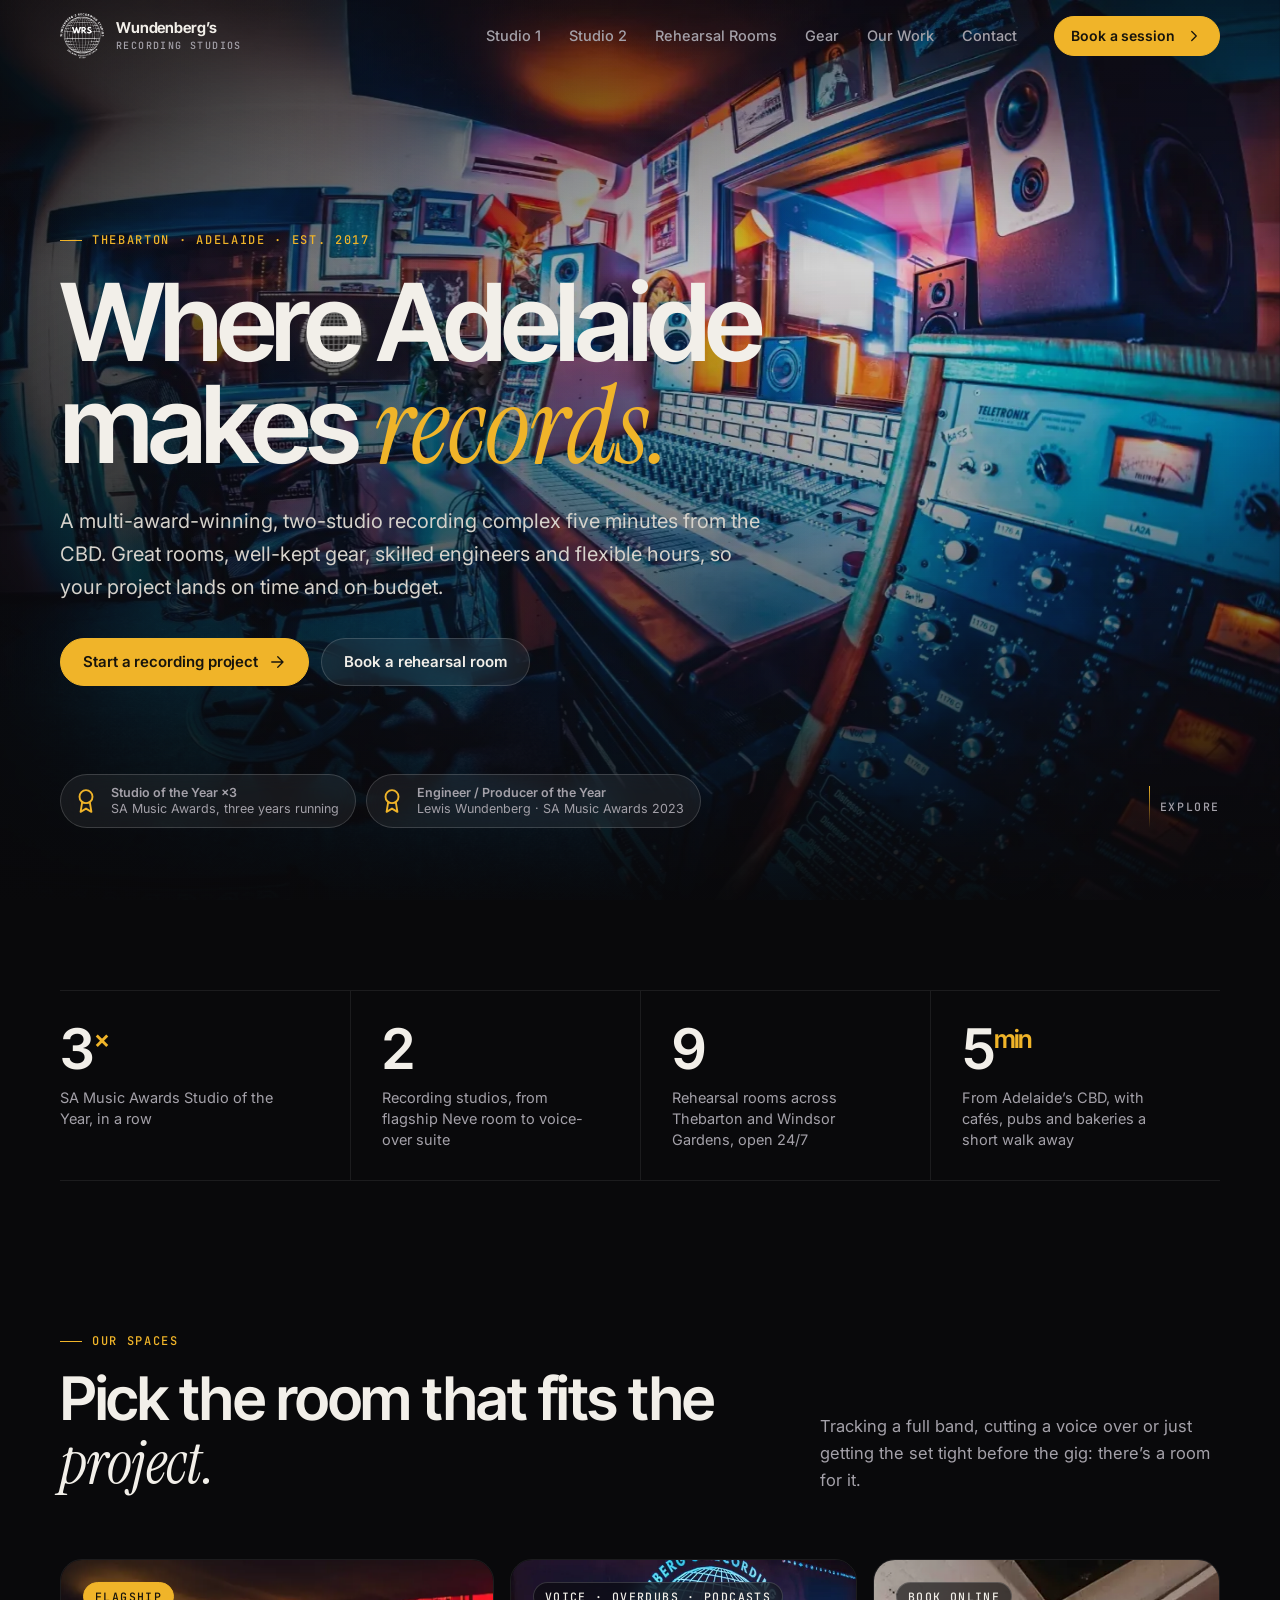
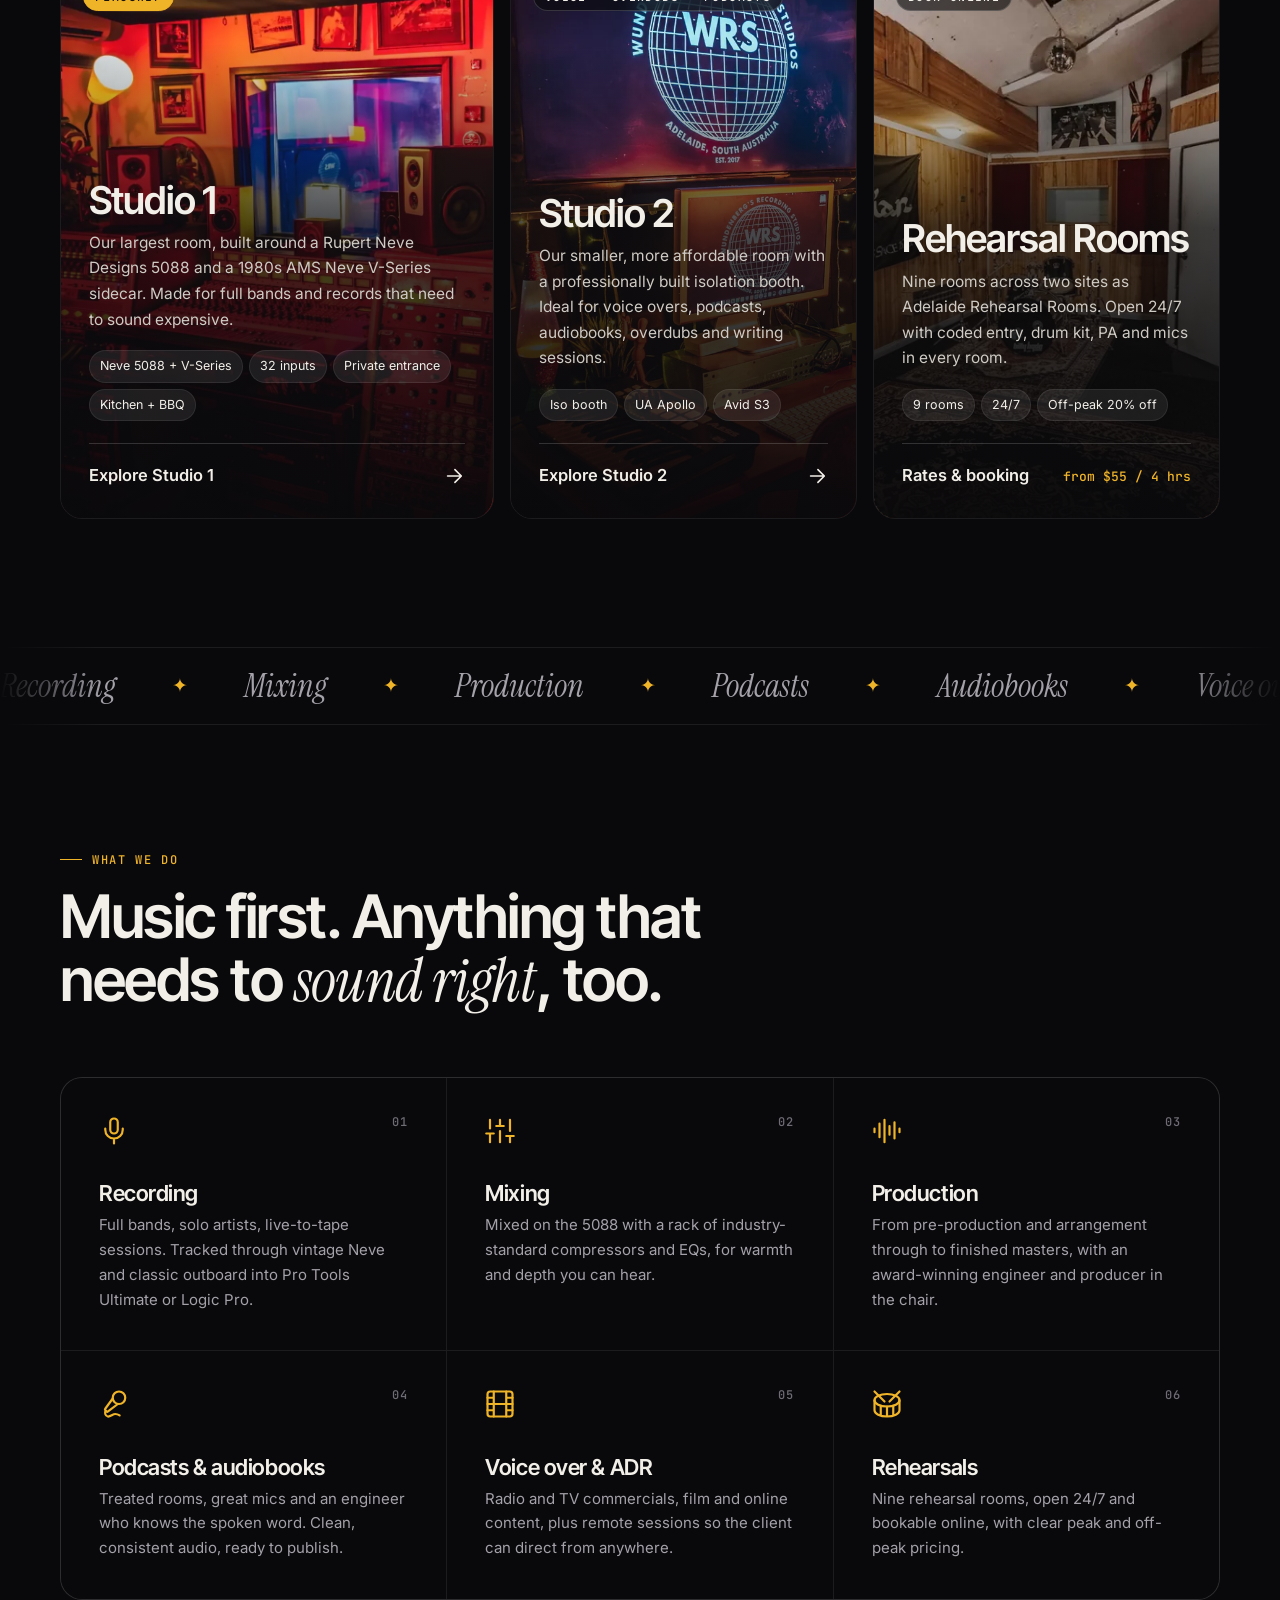
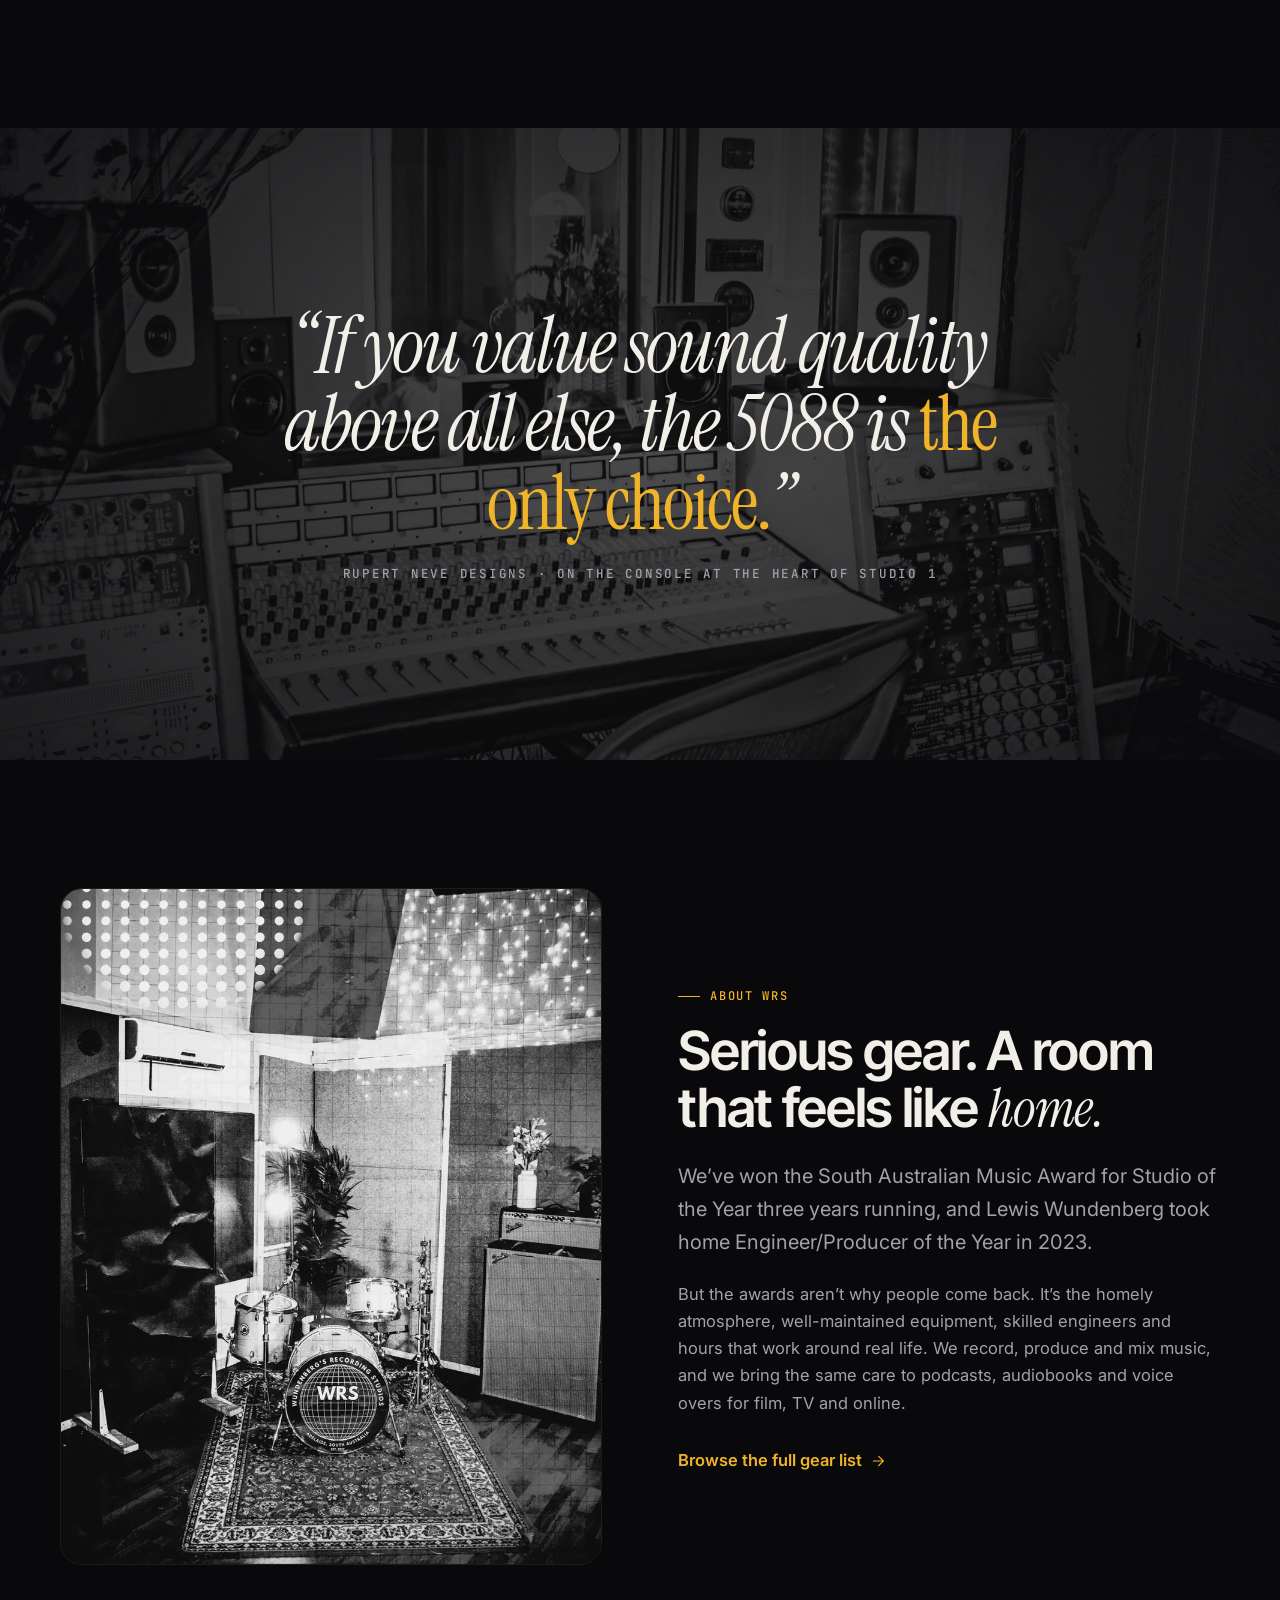
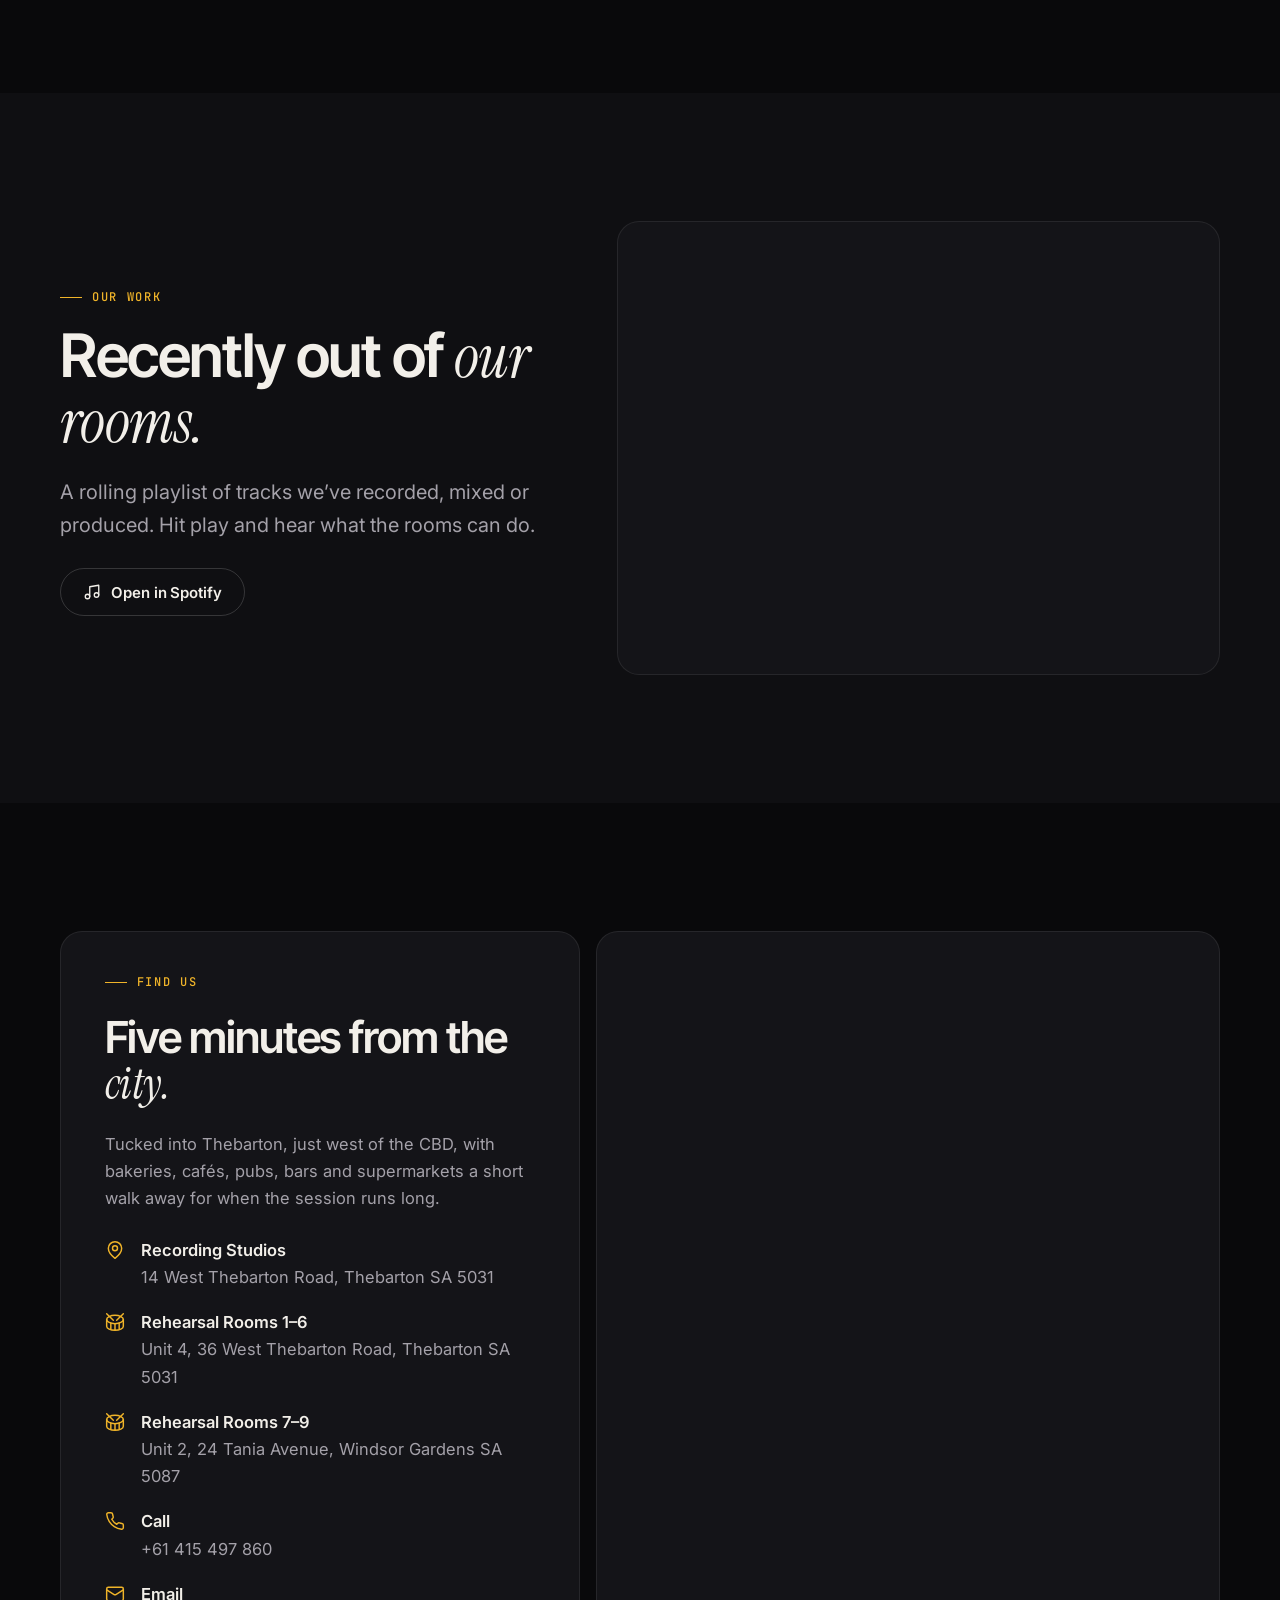
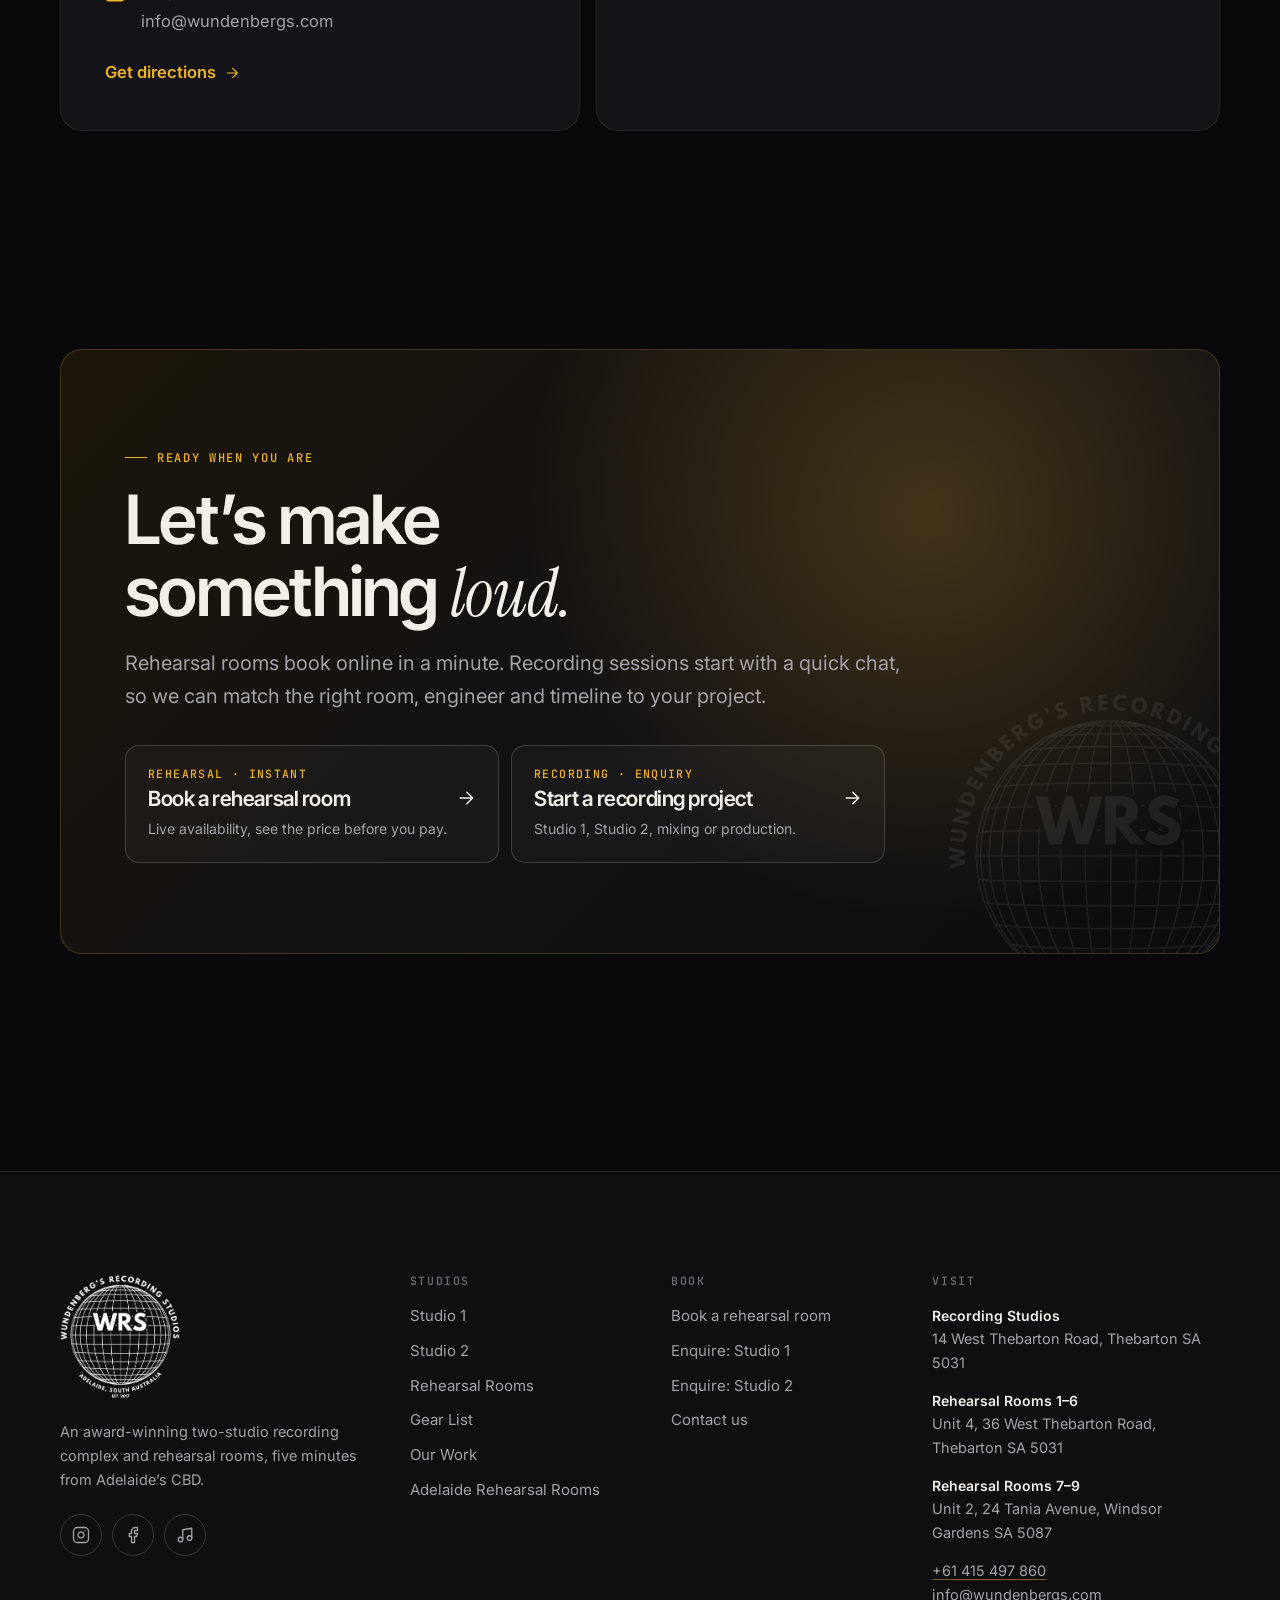
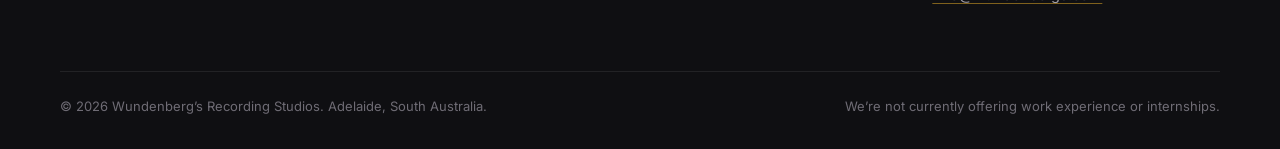
<file: index.html>
<!doctype html>
<html lang="en-AU">
<head>
<meta charset="utf-8">
<meta name="viewport" content="width=device-width, initial-scale=1">
<title>Wundenberg's Recording Studios — Award-winning recording studio in Adelaide</title>
<meta name="description" content="Three-time SA Music Awards Studio of the Year. Two recording studios plus nine rehearsal rooms in Thebarton and Windsor Gardens, five minutes from Adelaide's CBD. Recording, mixing, production, podcasts and voice over.">
<meta name="theme-color" content="#09090b">
<meta property="og:type" content="website">
<meta property="og:site_name" content="Wundenberg's Recording Studios">
<meta property="og:title" content="Wundenberg's Recording Studios — Award-winning recording studio in Adelaide">
<meta property="og:description" content="Three-time SA Music Awards Studio of the Year. Two recording studios plus nine rehearsal rooms in Thebarton and Windsor Gardens, five minutes from Adelaide's CBD. Recording, mixing, production, podcasts and voice over.">
<meta property="og:image" content="assets/img/studio1-console-blue.webp">
<link rel="icon" type="image/png" href="assets/img/favicon.png">
<link rel="apple-touch-icon" href="assets/img/apple-touch-icon.png">
<link rel="preconnect" href="https://fonts.googleapis.com">
<link rel="preconnect" href="https://fonts.gstatic.com" crossorigin>
<link rel="stylesheet" href="https://fonts.googleapis.com/css2?family=Instrument+Serif:ital@0;1&family=Inter+Tight:wght@500;600;700&family=Inter:wght@400;500;600&family=JetBrains+Mono:wght@500&display=swap">
<link rel="stylesheet" href="assets/css/site.css">
<script type="application/ld+json">
{
  "@context": "https://schema.org",
  "@type": "LocalBusiness",
  "name": "Wundenberg's Recording Studios",
  "description": "Award-winning two-studio recording complex and rehearsal rooms in Thebarton, Adelaide.",
  "url": "https://wundenbergs.com/",
  "telephone": "+61 415 497 860",
  "email": "info@wundenbergs.com",
  "foundingDate": "2017",
  "image": "https://wundenbergs.com/assets/img/studio1-console-blue.webp",
  "address": {
    "@type": "PostalAddress",
    "streetAddress": "14 West Thebarton Road",
    "addressLocality": "Thebarton",
    "addressRegion": "SA",
    "postalCode": "5031",
    "addressCountry": "AU"
  },
  "sameAs": ["https://www.instagram.com/wundenbergs", "https://www.facebook.com/wundenbergs"]
}
</script>
</head>
<body data-page="home">
<a class="skip" href="#main">Skip to content</a>

<header class="site-header">
  <div class="wrap">
    <a class="brand" href="index.html" aria-label="Wundenberg's Recording Studios — home">
      <img src="assets/img/logo-globe.png" alt="" width="44" height="46">
      <span><b>Wundenberg&rsquo;s</b><small>Recording Studios</small></span>
    </a>
    <nav class="nav" aria-label="Main">
      <a href="studio-1.html">Studio 1</a>
      <a href="studio-2.html">Studio 2</a>
      <a href="rehearsal-rooms.html">Rehearsal Rooms</a>
      <a href="gear.html">Gear</a>
      <a href="index.html#work">Our Work</a>
      <a href="contact.html">Contact</a>
    </nav>
    <div class="header-cta">
      <button class="btn btn-primary btn-sm" type="button" aria-expanded="false" aria-controls="book-menu">Book a session <svg viewBox="0 0 24 24" fill="none" stroke="currentColor" stroke-width="1.75" stroke-linecap="round" stroke-linejoin="round" aria-hidden="true"><path d="m9 18 6-6-6-6"/></svg></button>
      <div class="book-menu" id="book-menu">
        <a href="/book/" data-book>
          <span class="ico"><svg viewBox="0 0 24 24" fill="none" stroke="currentColor" stroke-width="1.75" stroke-linecap="round" stroke-linejoin="round" aria-hidden="true"><rect x="3" y="4" width="18" height="18" rx="2"/><path d="M16 2v4M8 2v4M3 10h18"/></svg></span>
          <span><b>Rehearsal room</b><small>See live availability and book online in a minute.</small></span>
        </a>
        <a href="contact.html">
          <span class="ico"><svg viewBox="0 0 24 24" fill="none" stroke="currentColor" stroke-width="1.75" stroke-linecap="round" stroke-linejoin="round" aria-hidden="true"><rect x="9" y="2" width="6" height="12" rx="3"/><path d="M19 10v1a7 7 0 0 1-14 0v-1M12 18v4"/></svg></span>
          <span><b>Recording, mixing or production</b><small>Tell us about your project and we&rsquo;ll put a session together.</small></span>
        </a>
      </div>
    </div>
    <button class="menu-toggle" type="button" aria-expanded="false" aria-controls="mobile-nav" aria-label="Open menu"><span></span></button>
  </div>
</header>
<nav class="mobile-nav" id="mobile-nav" aria-label="Mobile">
  <a class="m-link" href="index.html" aria-current="page">Home<svg viewBox="0 0 24 24" fill="none" stroke="currentColor" stroke-width="1.75" stroke-linecap="round" stroke-linejoin="round" aria-hidden="true"><path d="m9 18 6-6-6-6"/></svg></a>
  <a class="m-link" href="studio-1.html">Studio 1<svg viewBox="0 0 24 24" fill="none" stroke="currentColor" stroke-width="1.75" stroke-linecap="round" stroke-linejoin="round" aria-hidden="true"><path d="m9 18 6-6-6-6"/></svg></a>
  <a class="m-link" href="studio-2.html">Studio 2<svg viewBox="0 0 24 24" fill="none" stroke="currentColor" stroke-width="1.75" stroke-linecap="round" stroke-linejoin="round" aria-hidden="true"><path d="m9 18 6-6-6-6"/></svg></a>
  <a class="m-link" href="rehearsal-rooms.html">Rehearsal Rooms<svg viewBox="0 0 24 24" fill="none" stroke="currentColor" stroke-width="1.75" stroke-linecap="round" stroke-linejoin="round" aria-hidden="true"><path d="m9 18 6-6-6-6"/></svg></a>
  <a class="m-link" href="gear.html">Gear<svg viewBox="0 0 24 24" fill="none" stroke="currentColor" stroke-width="1.75" stroke-linecap="round" stroke-linejoin="round" aria-hidden="true"><path d="m9 18 6-6-6-6"/></svg></a>
  <a class="m-link" href="index.html#work">Our Work<svg viewBox="0 0 24 24" fill="none" stroke="currentColor" stroke-width="1.75" stroke-linecap="round" stroke-linejoin="round" aria-hidden="true"><path d="m9 18 6-6-6-6"/></svg></a>
  <a class="m-link" href="contact.html">Contact<svg viewBox="0 0 24 24" fill="none" stroke="currentColor" stroke-width="1.75" stroke-linecap="round" stroke-linejoin="round" aria-hidden="true"><path d="m9 18 6-6-6-6"/></svg></a>
  <div class="m-ctas">
    <a class="btn btn-primary" href="/book/" data-book>Book a rehearsal room <svg class="arrow" viewBox="0 0 24 24" fill="none" stroke="currentColor" stroke-width="1.75" stroke-linecap="round" stroke-linejoin="round" aria-hidden="true"><path d="M5 12h14M13 5l7 7-7 7"/></svg></a>
    <a class="btn" href="contact.html">Enquire about recording</a>
  </div>
  <div class="m-contact">
    <a href="tel:+61415497860">+61 415 497 860</a>
    <a href="mailto:info@wundenbergs.com">info@wundenbergs.com</a>
  </div>
</nav>

<main id="main">

<section class="hero">
  <div class="hero-media"><img src="assets/img/studio1-console-blue.webp" srcset="assets/img/studio1-console-blue-sm.webp 900w, assets/img/studio1-console-blue.webp 1800w" sizes="100vw" width="1800" height="1200" alt="The Studio 1 control room at Wundenberg's: Rupert Neve Designs 5088 console under blue light" fetchpriority="high"></div>
  <div class="wrap">
    <span class="eyebrow">Thebarton &middot; Adelaide &middot; Est. 2017</span>
    <h1>Where Adelaide makes <em class="s">records.</em></h1>
    <p class="lede">A multi-award-winning, two-studio recording complex five minutes from the CBD. Great rooms, well-kept gear, skilled engineers and flexible hours, so your project lands on time and on budget.</p>
    <div class="hero-ctas">
      <a class="btn btn-primary" href="contact.html">Start a recording project <svg class="arrow" viewBox="0 0 24 24" fill="none" stroke="currentColor" stroke-width="1.75" stroke-linecap="round" stroke-linejoin="round" aria-hidden="true"><path d="M5 12h14M13 5l7 7-7 7"/></svg></a>
      <a class="btn btn-glass" href="/book/" data-book>Book a rehearsal room</a>
    </div>
    <div class="hero-foot" style="margin-top:clamp(40px,7vw,88px)">
      <div class="hero-awards">
        <div class="award-chip"><svg viewBox="0 0 24 24" fill="none" stroke="currentColor" stroke-width="1.75" stroke-linecap="round" stroke-linejoin="round" aria-hidden="true"><circle cx="12" cy="8" r="6"/><path d="M15.477 12.89 17 22l-5-3-5 3 1.523-9.11"/></svg><span><b>Studio of the Year &times;3</b><span>SA Music Awards, three years running</span></span></div>
        <div class="award-chip"><svg viewBox="0 0 24 24" fill="none" stroke="currentColor" stroke-width="1.75" stroke-linecap="round" stroke-linejoin="round" aria-hidden="true"><circle cx="12" cy="8" r="6"/><path d="M15.477 12.89 17 22l-5-3-5 3 1.523-9.11"/></svg><span><b>Engineer / Producer of the Year</b><span>Lewis Wundenberg &middot; SA Music Awards 2023</span></span></div>
      </div>
      <a class="scroll-cue" href="#spaces"><i></i>Explore</a>
    </div>
  </div>
</section>

<section class="section-tight" aria-label="At a glance">
  <div class="wrap">
    <div class="stats reveal">
      <div class="stat"><b>3<sup>&times;</sup></b><span>SA Music Awards Studio of the Year, in a row</span></div>
      <div class="stat"><b>2</b><span>Recording studios, from flagship Neve room to voice-over suite</span></div>
      <div class="stat"><b>9</b><span>Rehearsal rooms across Thebarton and Windsor Gardens, open 24/7</span></div>
      <div class="stat"><b>5<sup>min</sup></b><span>From Adelaide&rsquo;s CBD, with caf&eacute;s, pubs and bakeries a short walk away</span></div>
    </div>
  </div>
</section>

<section class="section" id="spaces" style="padding-top:clamp(40px,5vw,72px)">
  <div class="wrap">
    <div class="section-head split">
      <div style="display:grid;gap:18px">
        <span class="eyebrow">Our spaces</span>
        <h2>Pick the room that fits the <em class="s">project.</em></h2>
      </div>
      <p class="muted" style="max-width:40ch;margin:0">Tracking a full band, cutting a voice over or just getting the set tight before the gig: there&rsquo;s a room for it.</p>
    </div>
    <div class="spaces">
      <a class="space reveal" href="studio-1.html">
        <img src="assets/img/studio1-control-red.webp" srcset="assets/img/studio1-control-red-sm.webp 900w, assets/img/studio1-control-red.webp 1800w" sizes="(max-width:1020px) 100vw, 45vw" width="1118" height="1536" alt="Studio 1 control room with Neve console and outboard racks" loading="lazy" decoding="async">
        <span class="tag hot">Flagship</span>
        <h3>Studio 1</h3>
        <p>Our largest room, built around a Rupert Neve Designs 5088 and a 1980s AMS Neve V-Series sidecar. Made for full bands and records that need to sound expensive.</p>
        <ul><li>Neve 5088 + V-Series</li><li>32 inputs</li><li>Private entrance</li><li>Kitchen + BBQ</li></ul>
        <span class="go">Explore Studio 1 <svg viewBox="0 0 24 24" fill="none" stroke="currentColor" stroke-width="1.75" stroke-linecap="round" stroke-linejoin="round" aria-hidden="true"><path d="M5 12h14M13 5l7 7-7 7"/></svg></span>
      </a>
      <a class="space reveal d1" href="studio-2.html">
        <img src="assets/img/studio2-desk.webp" srcset="assets/img/studio2-desk-sm.webp 900w, assets/img/studio2-desk.webp 1800w" sizes="(max-width:640px) 100vw, (max-width:1020px) 50vw, 30vw" width="1533" height="1536" alt="Studio 2 with warm lighting, Apollo interface and keyboard" loading="lazy" decoding="async">
        <span class="tag">Voice &middot; Overdubs &middot; Podcasts</span>
        <h3>Studio 2</h3>
        <p>Our smaller, more affordable room with a professionally built isolation booth. Ideal for voice overs, podcasts, audiobooks, overdubs and writing sessions.</p>
        <ul><li>Iso booth</li><li>UA Apollo</li><li>Avid S3</li></ul>
        <span class="go">Explore Studio 2 <svg viewBox="0 0 24 24" fill="none" stroke="currentColor" stroke-width="1.75" stroke-linecap="round" stroke-linejoin="round" aria-hidden="true"><path d="M5 12h14M13 5l7 7-7 7"/></svg></span>
      </a>
      <a class="space reveal d2" href="rehearsal-rooms.html">
        <img src="assets/img/rehearsal-room.webp" srcset="assets/img/rehearsal-room-sm.webp 900w, assets/img/rehearsal-room.webp 1800w" sizes="(max-width:640px) 100vw, (max-width:1020px) 50vw, 30vw" width="1920" height="1280" alt="A timber-lined rehearsal room with drum kit and PA" loading="lazy" decoding="async">
        <span class="tag">Book online</span>
        <h3>Rehearsal Rooms</h3>
        <p>Nine rooms across two sites as Adelaide Rehearsal Rooms. Open 24/7 with coded entry, drum kit, PA and mics in every room.</p>
        <ul><li>9 rooms</li><li>24/7</li><li>Off-peak 20% off</li></ul>
        <span class="go"><span>Rates &amp; booking</span><span class="price">from $55 / 4 hrs</span></span>
      </a>
    </div>
  </div>
</section>

<div class="marquee" aria-hidden="true">
  <div class="marquee-track">
    <span>Recording</span><span>Mixing</span><span>Production</span><span>Podcasts</span><span>Audiobooks</span><span>Voice over</span><span>ADR</span><span>Re-amping</span><span>Rehearsals</span>
    <span>Recording</span><span>Mixing</span><span>Production</span><span>Podcasts</span><span>Audiobooks</span><span>Voice over</span><span>ADR</span><span>Re-amping</span><span>Rehearsals</span>
  </div>
</div>

<section class="section">
  <div class="wrap">
    <div class="section-head">
      <span class="eyebrow">What we do</span>
      <h2>Music first. Anything that needs to <em class="s">sound right</em>, too.</h2>
    </div>
    <div class="services">
      <div class="service reveal"><span class="num">01</span><svg viewBox="0 0 24 24" fill="none" stroke="currentColor" stroke-width="1.75" stroke-linecap="round" stroke-linejoin="round" aria-hidden="true"><rect x="9" y="2" width="6" height="12" rx="3"/><path d="M19 10v1a7 7 0 0 1-14 0v-1M12 18v4"/></svg><h3>Recording</h3><p>Full bands, solo artists, live-to-tape sessions. Tracked through vintage Neve and classic outboard into Pro Tools Ultimate or Logic Pro.</p></div>
      <div class="service reveal d1"><span class="num">02</span><svg viewBox="0 0 24 24" fill="none" stroke="currentColor" stroke-width="1.75" stroke-linecap="round" stroke-linejoin="round" aria-hidden="true"><path d="M4 21v-7M4 10V3M12 21v-9M12 8V3M20 21v-5M20 12V3M1 14h6M9 8h6M17 16h6"/></svg><h3>Mixing</h3><p>Mixed on the 5088 with a rack of industry-standard compressors and EQs, for warmth and depth you can hear.</p></div>
      <div class="service reveal d2"><span class="num">03</span><svg viewBox="0 0 24 24" fill="none" stroke="currentColor" stroke-width="1.75" stroke-linecap="round" stroke-linejoin="round" aria-hidden="true"><path d="M2 10v3M6 6v11M10 3v18M14 8v7M18 5v13M22 10v3"/></svg><h3>Production</h3><p>From pre-production and arrangement through to finished masters, with an award-winning engineer and producer in the chair.</p></div>
      <div class="service reveal"><span class="num">04</span><svg viewBox="0 0 24 24" fill="none" stroke="currentColor" stroke-width="1.75" stroke-linecap="round" stroke-linejoin="round" aria-hidden="true"><path d="m11 7.601-5.994 8.19a1 1 0 0 0 .1 1.298l.817.818a1 1 0 0 0 1.314.087L15.09 12"/><path d="M16.5 21.174C15.5 20.5 14.372 20 13 20c-2.058 0-3.928 2.356-6 2-2.072-.356-2.775-3.369-1.5-4.5"/><circle cx="16" cy="7" r="5"/></svg><h3>Podcasts &amp; audiobooks</h3><p>Treated rooms, great mics and an engineer who knows the spoken word. Clean, consistent audio, ready to publish.</p></div>
      <div class="service reveal d1"><span class="num">05</span><svg viewBox="0 0 24 24" fill="none" stroke="currentColor" stroke-width="1.75" stroke-linecap="round" stroke-linejoin="round" aria-hidden="true"><rect x="2" y="2" width="20" height="20" rx="2.18"/><path d="M7 2v20M17 2v20M2 12h20M2 7h5M2 17h5M17 17h5M17 7h5"/></svg><h3>Voice over &amp; ADR</h3><p>Radio and TV commercials, film and online content, plus remote sessions so the client can direct from anywhere.</p></div>
      <div class="service reveal d2"><span class="num">06</span><svg viewBox="0 0 24 24" fill="none" stroke="currentColor" stroke-width="1.75" stroke-linecap="round" stroke-linejoin="round" aria-hidden="true"><path d="m2 2 8 8M22 2l-8 8"/><ellipse cx="12" cy="9" rx="10" ry="5"/><path d="M7 13.4v7.9M12 14v8M17 13.4v7.9M2 9v8a10 5 0 0 0 20 0V9"/></svg><h3>Rehearsals</h3><p>Nine rehearsal rooms, open 24/7 and bookable online, with clear peak and off-peak pricing.</p></div>
    </div>
  </div>
</section>

<figure class="statement">
  <img src="assets/img/studio1-bw-console.webp" srcset="assets/img/studio1-bw-console-sm.webp 900w, assets/img/studio1-bw-console.webp 1800w" sizes="100vw" width="1707" height="2560" alt="" loading="lazy" decoding="async">
  <div class="wrap">
    <blockquote class="reveal">&ldquo;If you value sound quality above all else, the 5088 is <em>the only choice.</em>&rdquo;</blockquote>
    <figcaption class="reveal d1">Rupert Neve Designs &middot; on the console at the heart of Studio 1</figcaption>
  </div>
</figure>

<section class="section">
  <div class="wrap feature">
    <div class="feature-media reveal">
      <img src="assets/img/live-room-bw-drums.webp" srcset="assets/img/live-room-bw-drums-sm.webp 900w, assets/img/live-room-bw-drums.webp 1800w" sizes="(max-width:860px) 100vw, 50vw" width="1229" height="1536" alt="Live room with drum kit, amps and rug, shot in black and white" loading="lazy" decoding="async">
    </div>
    <div class="feature-copy reveal d1">
      <span class="eyebrow">About WRS</span>
      <h2>Serious gear. A room that feels like <em class="s">home.</em></h2>
      <p class="lede">We&rsquo;ve won the South Australian Music Award for Studio of the Year three years running, and Lewis Wundenberg took home Engineer/Producer of the Year in 2023.</p>
      <p>But the awards aren&rsquo;t why people come back. It&rsquo;s the homely atmosphere, well-maintained equipment, skilled engineers and hours that work around real life. We record, produce and mix music, and we bring the same care to podcasts, audiobooks and voice overs for film, TV and online.</p>
      <a class="link-arrow" href="gear.html">Browse the full gear list <svg viewBox="0 0 24 24" fill="none" stroke="currentColor" stroke-width="1.75" stroke-linecap="round" stroke-linejoin="round" aria-hidden="true"><path d="M5 12h14M13 5l7 7-7 7"/></svg></a>
    </div>
  </div>
</section>

<section class="section bg-2" id="work">
  <div class="wrap work">
    <div class="reveal">
      <span class="eyebrow">Our work</span>
      <h2 style="font-size:clamp(34px,5vw,60px);margin:18px 0 22px">Recently out of <em class="s">our rooms.</em></h2>
      <p class="lede" style="margin-bottom:26px">A rolling playlist of tracks we&rsquo;ve recorded, mixed or produced. Hit play and hear what the rooms can do.</p>
      <a class="btn" href="https://open.spotify.com/playlist/1RSppgIzCa0s5IQXF4ALpA" rel="noopener"><svg viewBox="0 0 24 24" fill="none" stroke="currentColor" stroke-width="1.75" stroke-linecap="round" stroke-linejoin="round" aria-hidden="true"><path d="M9 18V5l12-2v13"/><circle cx="6" cy="18" r="3"/><circle cx="18" cy="16" r="3"/></svg> Open in Spotify</a>
    </div>
    <div class="work-embed reveal d1">
      <iframe title="Wundenberg's Recording Studios portfolio playlist on Spotify" src="https://open.spotify.com/embed/playlist/1RSppgIzCa0s5IQXF4ALpA?utm_source=generator&amp;theme=0" allow="autoplay; clipboard-write; encrypted-media; fullscreen; picture-in-picture" loading="lazy"></iframe>
    </div>
  </div>
</section>

<section class="section">
  <div class="wrap">
    <div class="location">
      <div class="loc-card reveal">
        <span class="eyebrow">Find us</span>
        <h2>Five minutes from the <em class="s">city.</em></h2>
        <p class="muted" style="margin:0">Tucked into Thebarton, just west of the CBD, with bakeries, caf&eacute;s, pubs, bars and supermarkets a short walk away for when the session runs long.</p>
        <div class="addr">
          <div><svg viewBox="0 0 24 24" fill="none" stroke="currentColor" stroke-width="1.75" stroke-linecap="round" stroke-linejoin="round" aria-hidden="true"><path d="M20 10c0 6-8 12-8 12s-8-6-8-12a8 8 0 0 1 16 0Z"/><circle cx="12" cy="10" r="3"/></svg><p style="margin:0"><b>Recording Studios</b><span>14 West Thebarton Road, Thebarton SA 5031</span></p></div>
          <div><svg viewBox="0 0 24 24" fill="none" stroke="currentColor" stroke-width="1.75" stroke-linecap="round" stroke-linejoin="round" aria-hidden="true"><path d="m2 2 8 8M22 2l-8 8"/><ellipse cx="12" cy="9" rx="10" ry="5"/><path d="M7 13.4v7.9M12 14v8M17 13.4v7.9M2 9v8a10 5 0 0 0 20 0V9"/></svg><p style="margin:0"><b>Rehearsal Rooms 1&ndash;6</b><span>Unit 4, 36 West Thebarton Road, Thebarton SA 5031</span></p></div>
          <div><svg viewBox="0 0 24 24" fill="none" stroke="currentColor" stroke-width="1.75" stroke-linecap="round" stroke-linejoin="round" aria-hidden="true"><path d="m2 2 8 8M22 2l-8 8"/><ellipse cx="12" cy="9" rx="10" ry="5"/><path d="M7 13.4v7.9M12 14v8M17 13.4v7.9M2 9v8a10 5 0 0 0 20 0V9"/></svg><p style="margin:0"><b>Rehearsal Rooms 7&ndash;9</b><span>Unit 2, 24 Tania Avenue, Windsor Gardens SA 5087</span></p></div>
          <div><svg viewBox="0 0 24 24" fill="none" stroke="currentColor" stroke-width="1.75" stroke-linecap="round" stroke-linejoin="round" aria-hidden="true"><path d="M22 16.92v3a2 2 0 0 1-2.18 2 19.79 19.79 0 0 1-8.63-3.07 19.5 19.5 0 0 1-6-6 19.79 19.79 0 0 1-3.07-8.67A2 2 0 0 1 4.11 2h3a2 2 0 0 1 2 1.72c.127.96.361 1.903.7 2.81a2 2 0 0 1-.45 2.11L8.09 9.91a16 16 0 0 0 6 6l1.27-1.27a2 2 0 0 1 2.11-.45c.907.339 1.85.573 2.81.7A2 2 0 0 1 22 16.92z"/></svg><p style="margin:0"><b>Call</b><a href="tel:+61415497860">+61 415 497 860</a></p></div>
          <div><svg viewBox="0 0 24 24" fill="none" stroke="currentColor" stroke-width="1.75" stroke-linecap="round" stroke-linejoin="round" aria-hidden="true"><rect x="2" y="4" width="20" height="16" rx="2"/><path d="m22 7-8.97 5.7a1.94 1.94 0 0 1-2.06 0L2 7"/></svg><p style="margin:0"><b>Email</b><a href="mailto:info@wundenbergs.com">info@wundenbergs.com</a></p></div>
        </div>
        <a class="link-arrow" href="https://www.google.com/maps/dir/?api=1&amp;destination=14+West+Thebarton+Road+Thebarton+SA+5031" rel="noopener">Get directions <svg viewBox="0 0 24 24" fill="none" stroke="currentColor" stroke-width="1.75" stroke-linecap="round" stroke-linejoin="round" aria-hidden="true"><path d="M5 12h14M13 5l7 7-7 7"/></svg></a>
      </div>
      <div class="map reveal d1">
        <iframe title="Map: 14 West Thebarton Road, Thebarton" src="https://maps.google.com/maps?q=14%20West%20Thebarton%20Road%2C%20Thebarton%20SA%205031&amp;z=15&amp;output=embed" loading="lazy" referrerpolicy="no-referrer-when-downgrade"></iframe>
      </div>
    </div>
  </div>
</section>

<section class="section-tight">
  <div class="wrap">
    <div class="cta-band reveal">
      <span class="eyebrow">Ready when you are</span>
      <h2>Let&rsquo;s make something <em class="s">loud.</em></h2>
      <p class="lede">Rehearsal rooms book online in a minute. Recording sessions start with a quick chat, so we can match the right room, engineer and timeline to your project.</p>
      <div class="cta-grid">
        <a class="cta-opt" href="/book/" data-book>
          <span class="k">Rehearsal &middot; instant</span>
          <b>Book a rehearsal room <svg viewBox="0 0 24 24" fill="none" stroke="currentColor" stroke-width="1.75" stroke-linecap="round" stroke-linejoin="round" aria-hidden="true"><path d="M5 12h14M13 5l7 7-7 7"/></svg></b>
          <small>Live availability, see the price before you pay.</small>
        </a>
        <a class="cta-opt" href="contact.html">
          <span class="k">Recording &middot; enquiry</span>
          <b>Start a recording project <svg viewBox="0 0 24 24" fill="none" stroke="currentColor" stroke-width="1.75" stroke-linecap="round" stroke-linejoin="round" aria-hidden="true"><path d="M5 12h14M13 5l7 7-7 7"/></svg></b>
          <small>Studio 1, Studio 2, mixing or production.</small>
        </a>
      </div>
    </div>
  </div>
</section>

</main>

<footer class="site-footer">
  <div class="wrap">
    <div class="foot-grid">
      <div class="foot-brand">
        <img src="assets/img/logo-globe.png" alt="Wundenberg's Recording Studios — Adelaide, South Australia, est. 2017" width="120" height="125" loading="lazy">
        <p>An award-winning two-studio recording complex and rehearsal rooms, five minutes from Adelaide&rsquo;s CBD.</p>
        <div class="socials">
          <a href="https://www.instagram.com/wundenbergs" aria-label="Instagram" rel="noopener"><svg viewBox="0 0 24 24" fill="none" stroke="currentColor" stroke-width="1.75" stroke-linecap="round" stroke-linejoin="round" aria-hidden="true"><rect x="2" y="2" width="20" height="20" rx="5"/><path d="M16 11.37A4 4 0 1 1 12.63 8 4 4 0 0 1 16 11.37zM17.5 6.5h.01"/></svg></a>
          <a href="https://www.facebook.com/wundenbergs" aria-label="Facebook" rel="noopener"><svg viewBox="0 0 24 24" fill="none" stroke="currentColor" stroke-width="1.75" stroke-linecap="round" stroke-linejoin="round" aria-hidden="true"><path d="M18 2h-3a5 5 0 0 0-5 5v3H7v4h3v8h4v-8h3l1-4h-4V7a1 1 0 0 1 1-1h3z"/></svg></a>
          <a href="https://open.spotify.com/playlist/1RSppgIzCa0s5IQXF4ALpA" aria-label="Our work on Spotify" rel="noopener"><svg viewBox="0 0 24 24" fill="none" stroke="currentColor" stroke-width="1.75" stroke-linecap="round" stroke-linejoin="round" aria-hidden="true"><path d="M9 18V5l12-2v13"/><circle cx="6" cy="18" r="3"/><circle cx="18" cy="16" r="3"/></svg></a>
        </div>
      </div>
      <div>
        <h4>Studios</h4>
        <ul>
          <li><a href="studio-1.html">Studio 1</a></li>
          <li><a href="studio-2.html">Studio 2</a></li>
          <li><a href="rehearsal-rooms.html">Rehearsal Rooms</a></li>
          <li><a href="gear.html">Gear List</a></li>
          <li><a href="index.html#work">Our Work</a></li>
          <li><a href="https://adelaiderehearsalrooms.com/" rel="noopener">Adelaide Rehearsal Rooms</a></li>
        </ul>
      </div>
      <div>
        <h4>Book</h4>
        <ul>
          <li><a href="/book/" data-book>Book a rehearsal room</a></li>
          <li><a href="contact.html?for=studio-1">Enquire: Studio 1</a></li>
          <li><a href="contact.html?for=studio-2">Enquire: Studio 2</a></li>
          <li><a href="contact.html">Contact us</a></li>
        </ul>
      </div>
      <div>
        <h4>Visit</h4>
        <address class="foot-addr">
          <span><b>Recording Studios</b>14 West Thebarton Road, Thebarton SA 5031</span>
          <span><b>Rehearsal Rooms 1&ndash;6</b>Unit 4, 36 West Thebarton Road, Thebarton SA 5031</span>
          <span><b>Rehearsal Rooms 7&ndash;9</b>Unit 2, 24 Tania Avenue, Windsor Gardens SA 5087</span>
          <span><a href="tel:+61415497860">+61 415 497 860</a><br><a href="mailto:info@wundenbergs.com">info@wundenbergs.com</a></span>
        </address>
      </div>
    </div>
    <div class="foot-base">
      <span>&copy; <span data-year>2026</span> Wundenberg&rsquo;s Recording Studios. Adelaide, South Australia.</span>
      <span>We&rsquo;re not currently offering work experience or internships.</span>
    </div>
  </div>
</footer>
<script src="assets/js/site.js" defer></script>
</body>
</html>
</file>
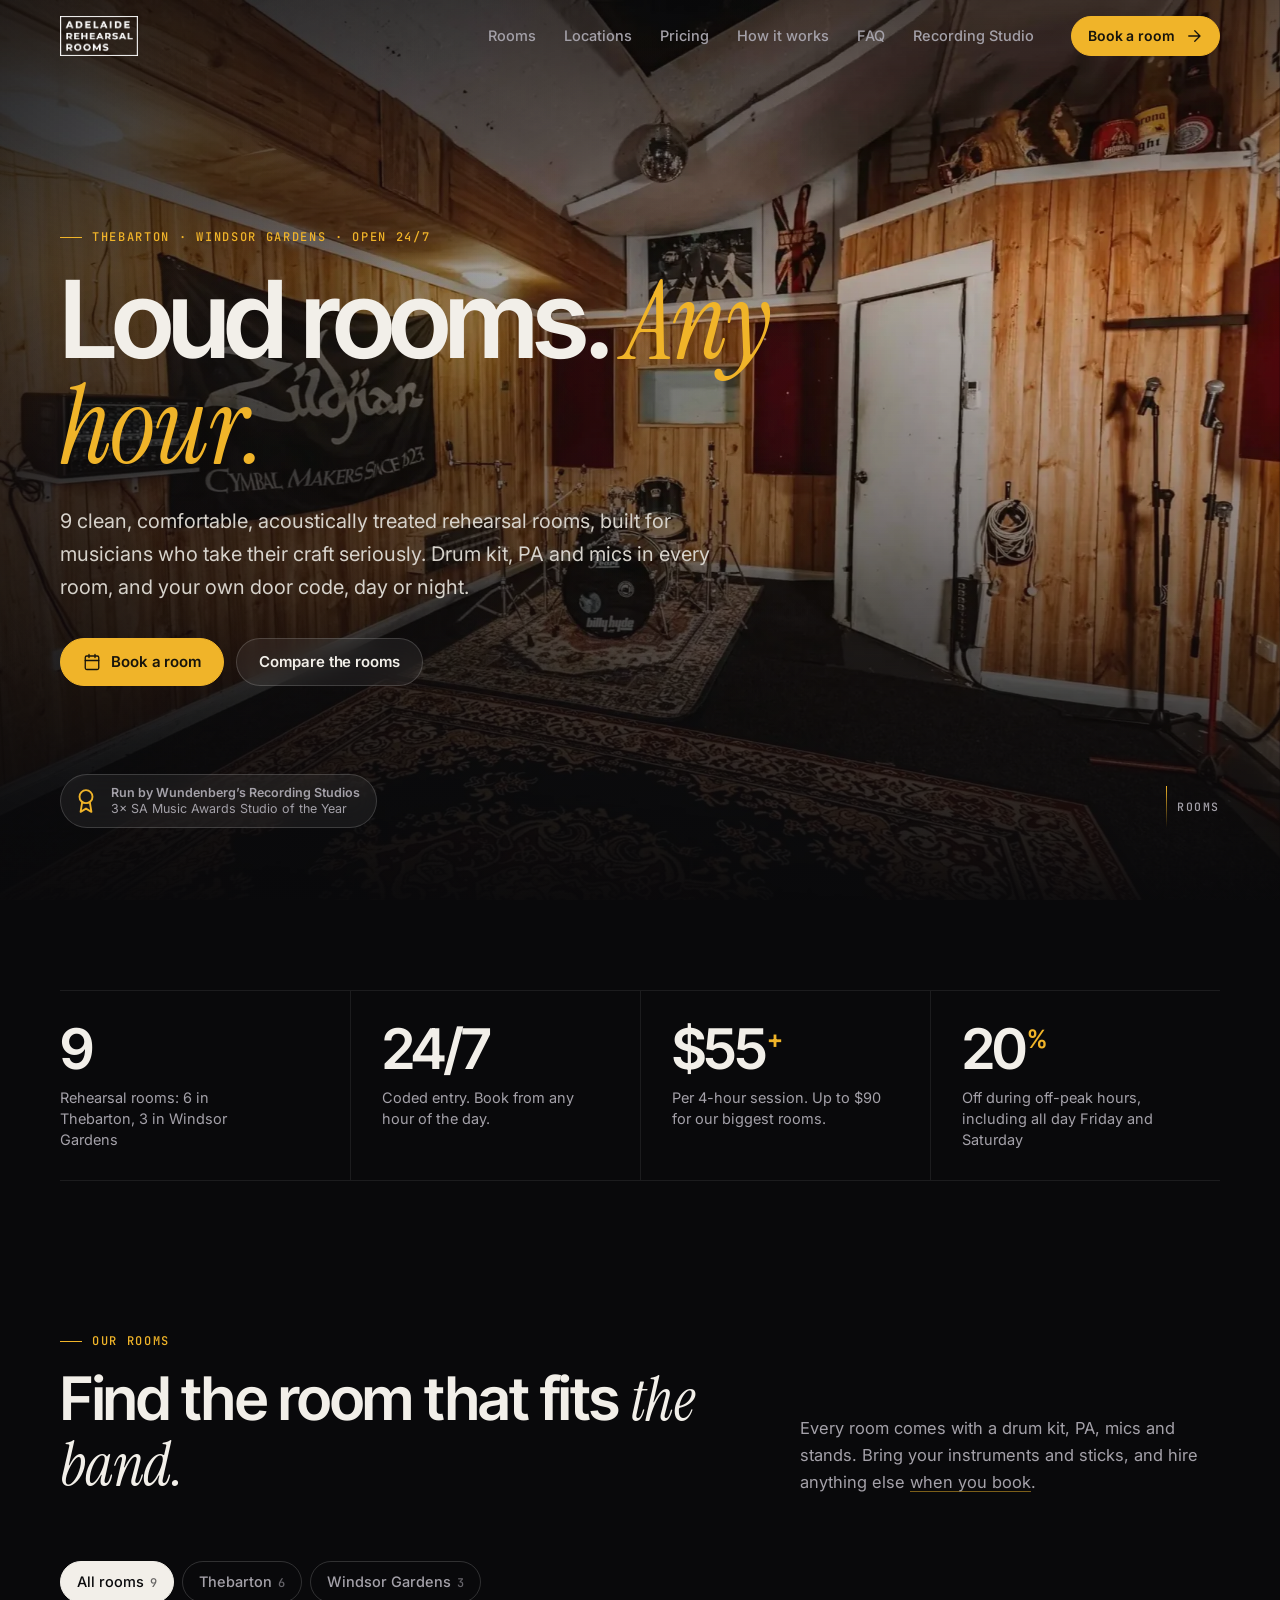
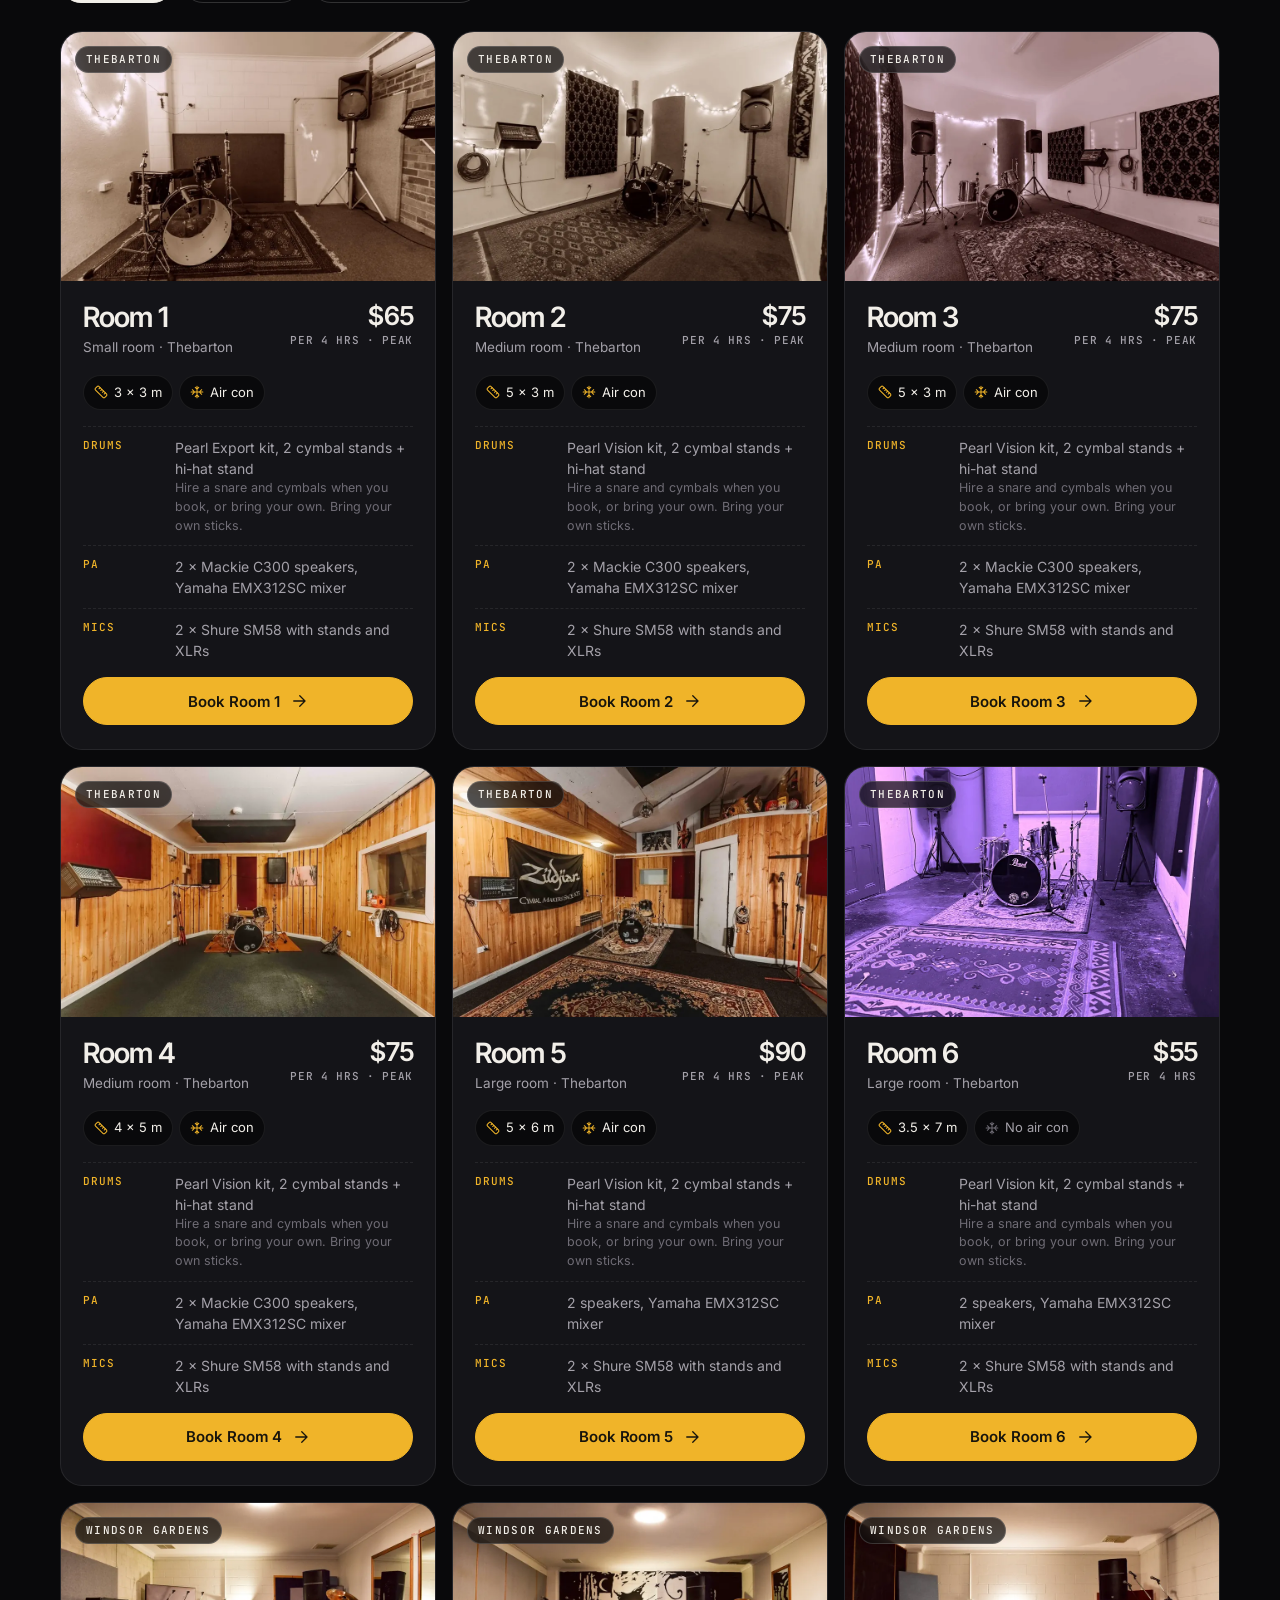
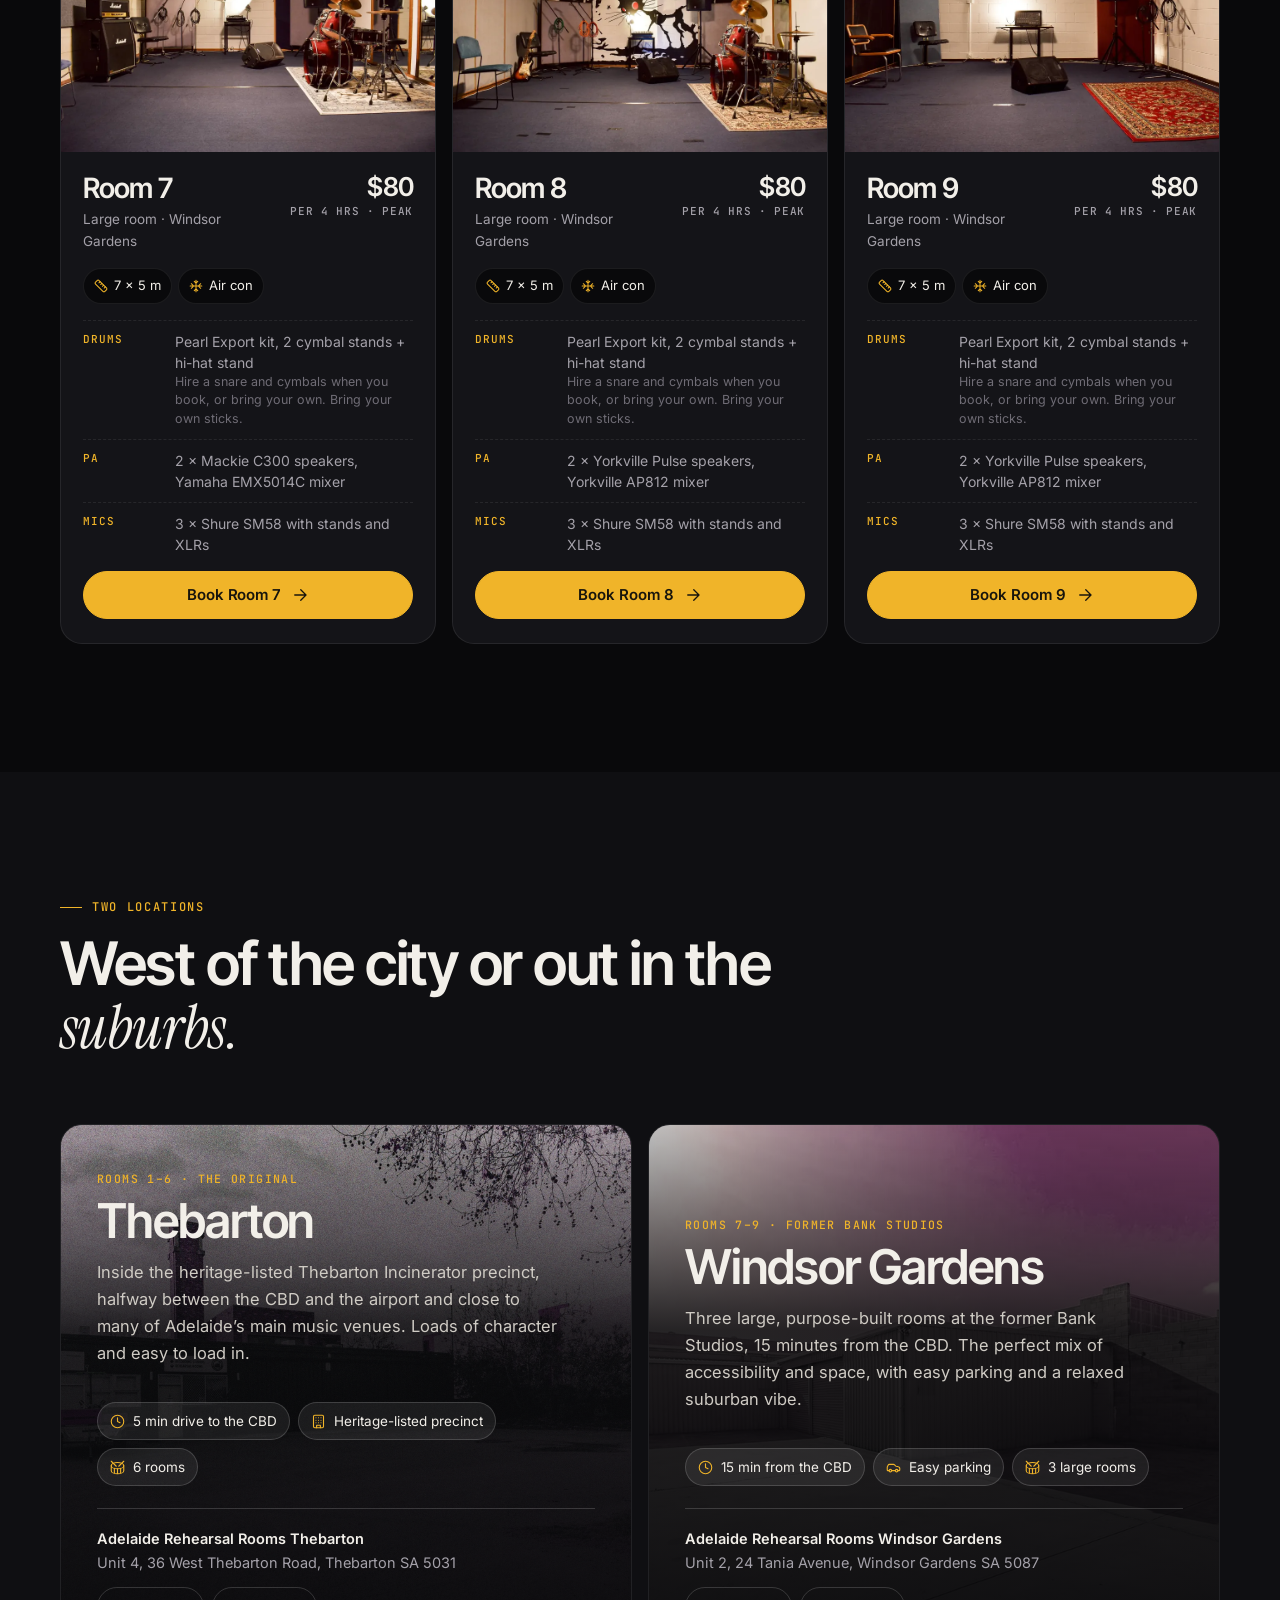
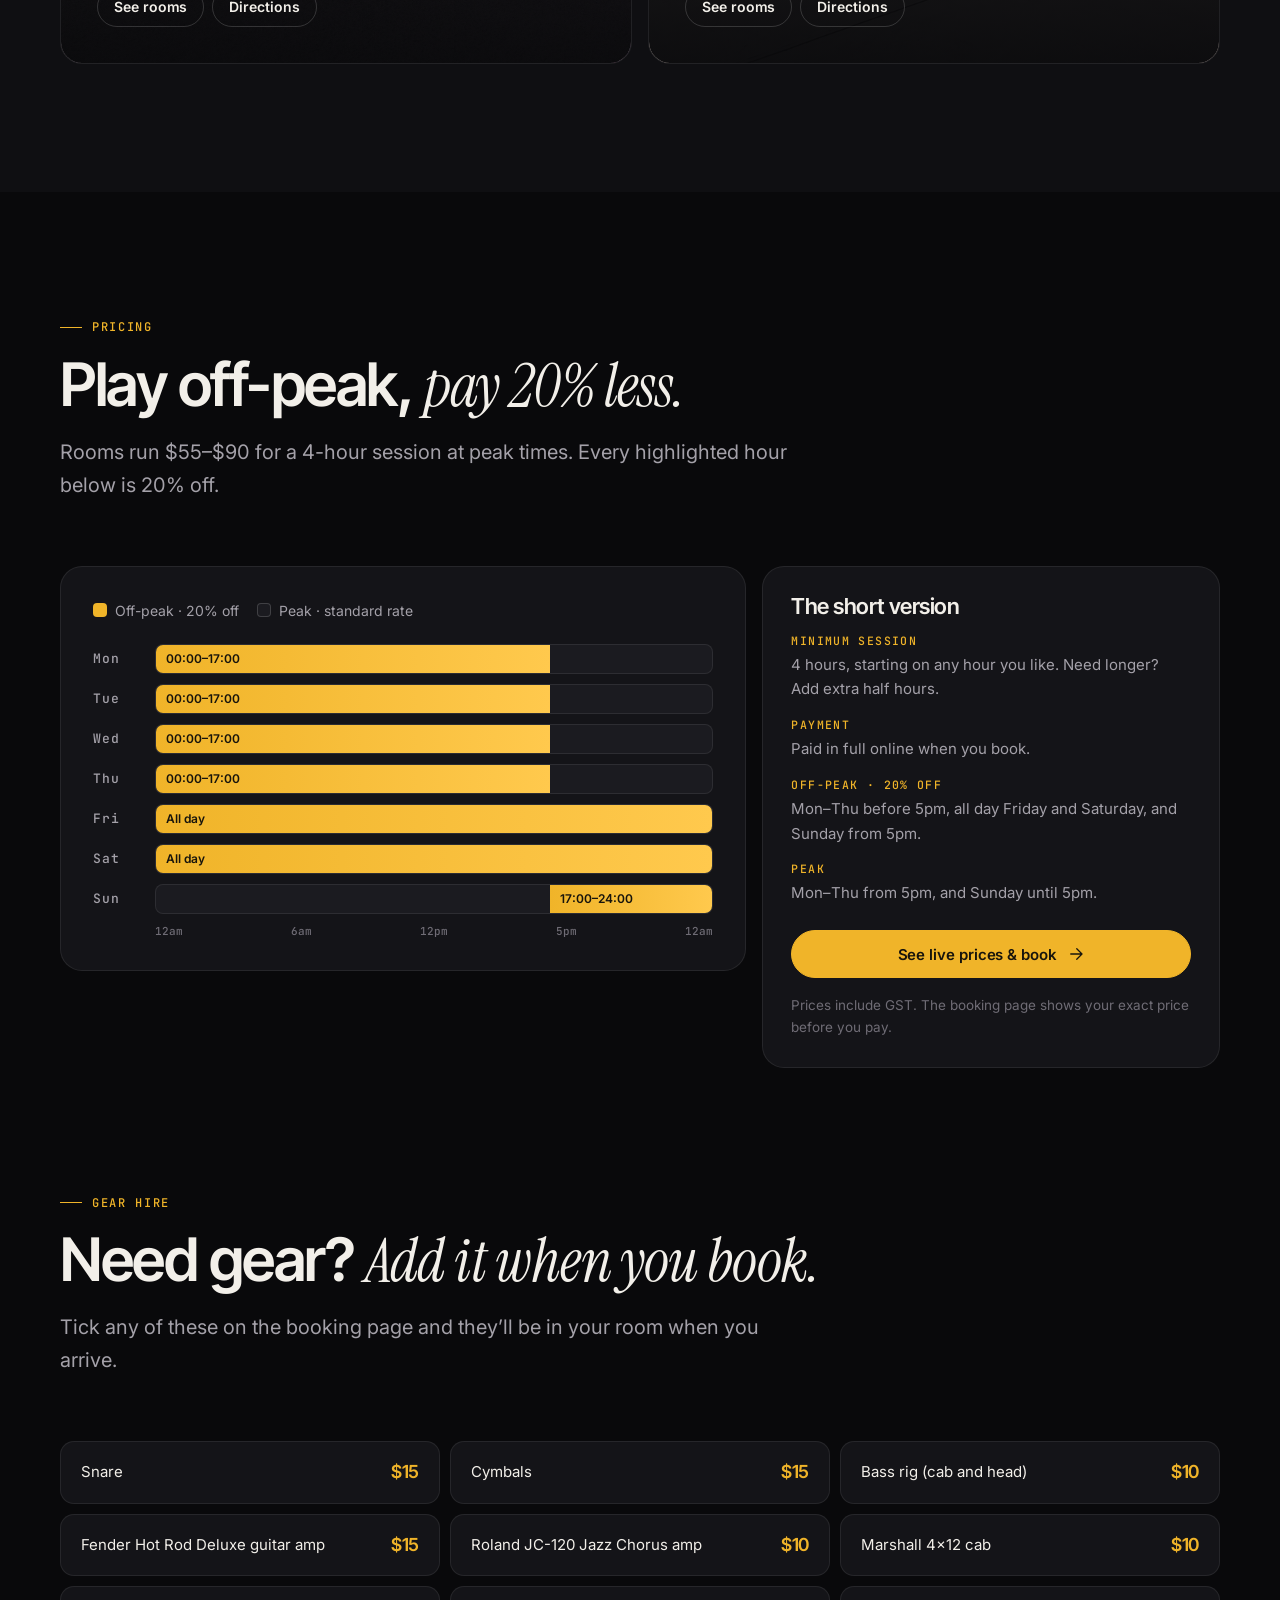
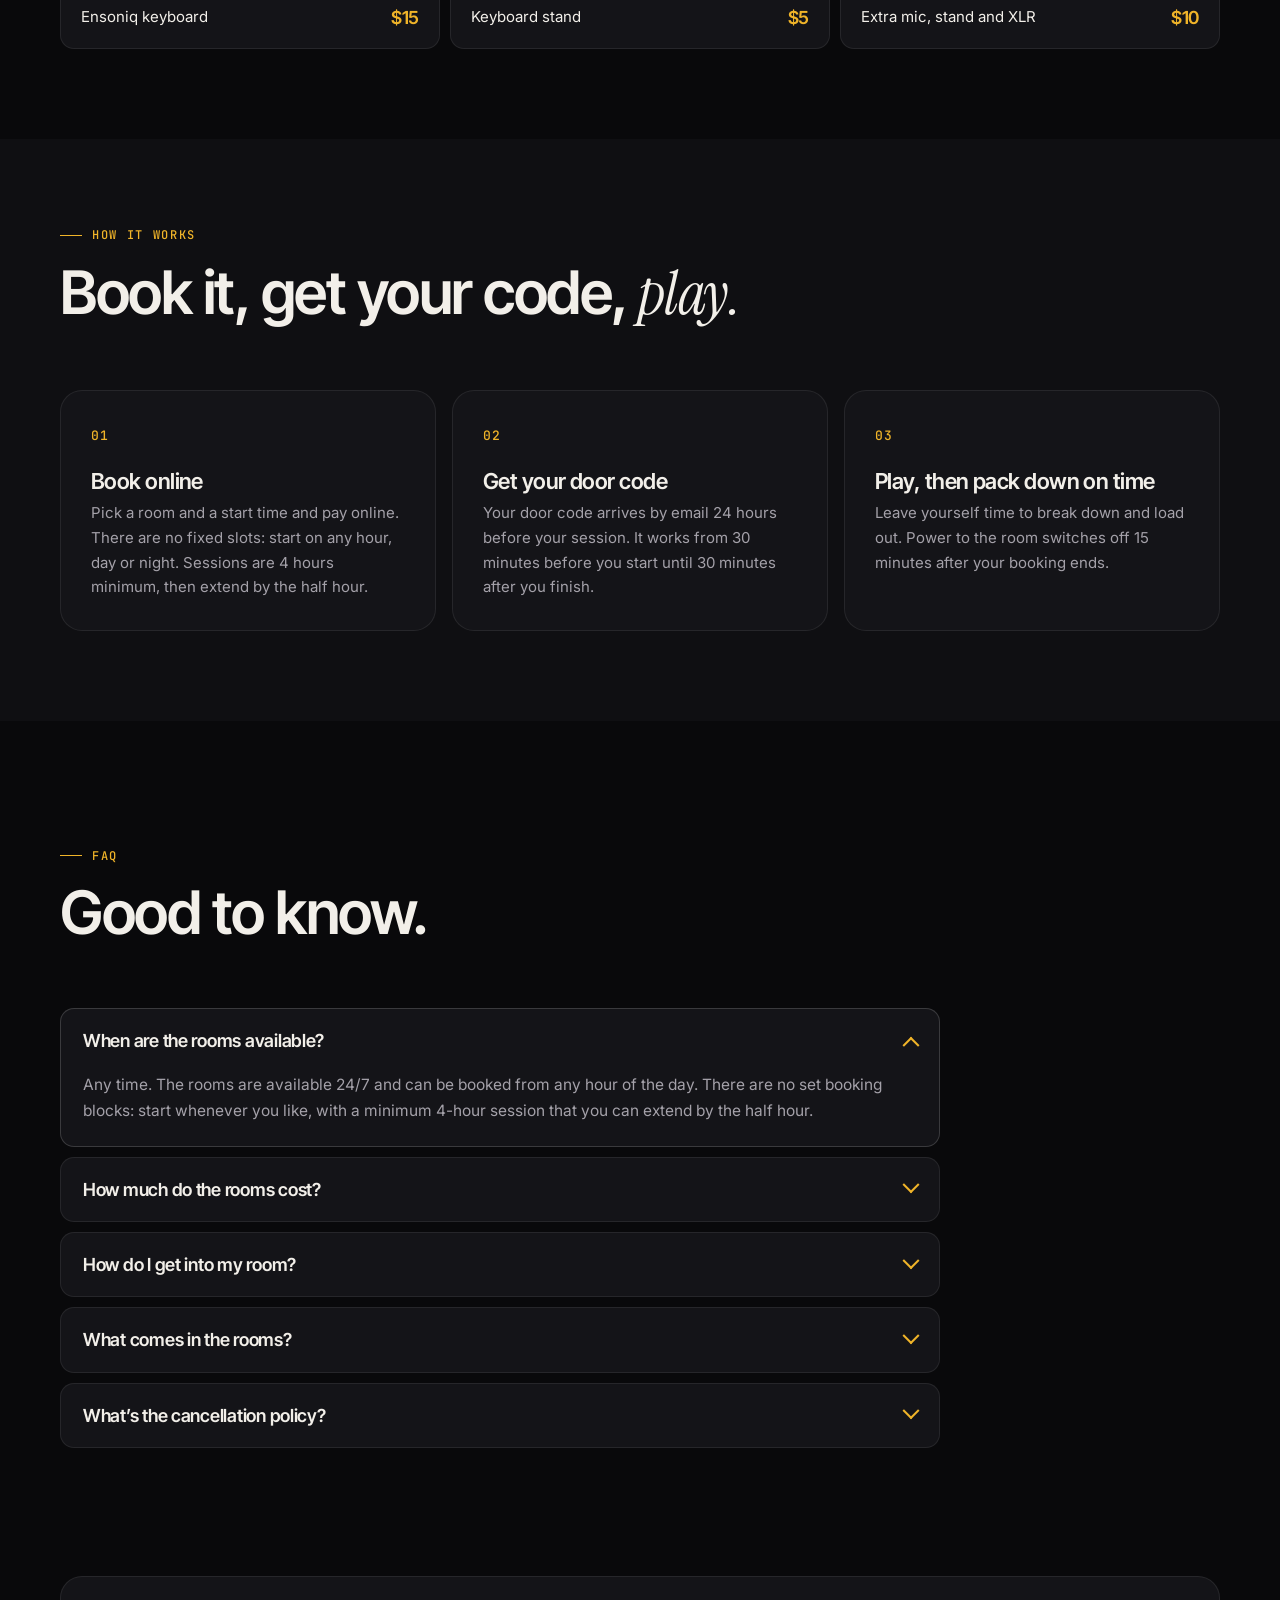
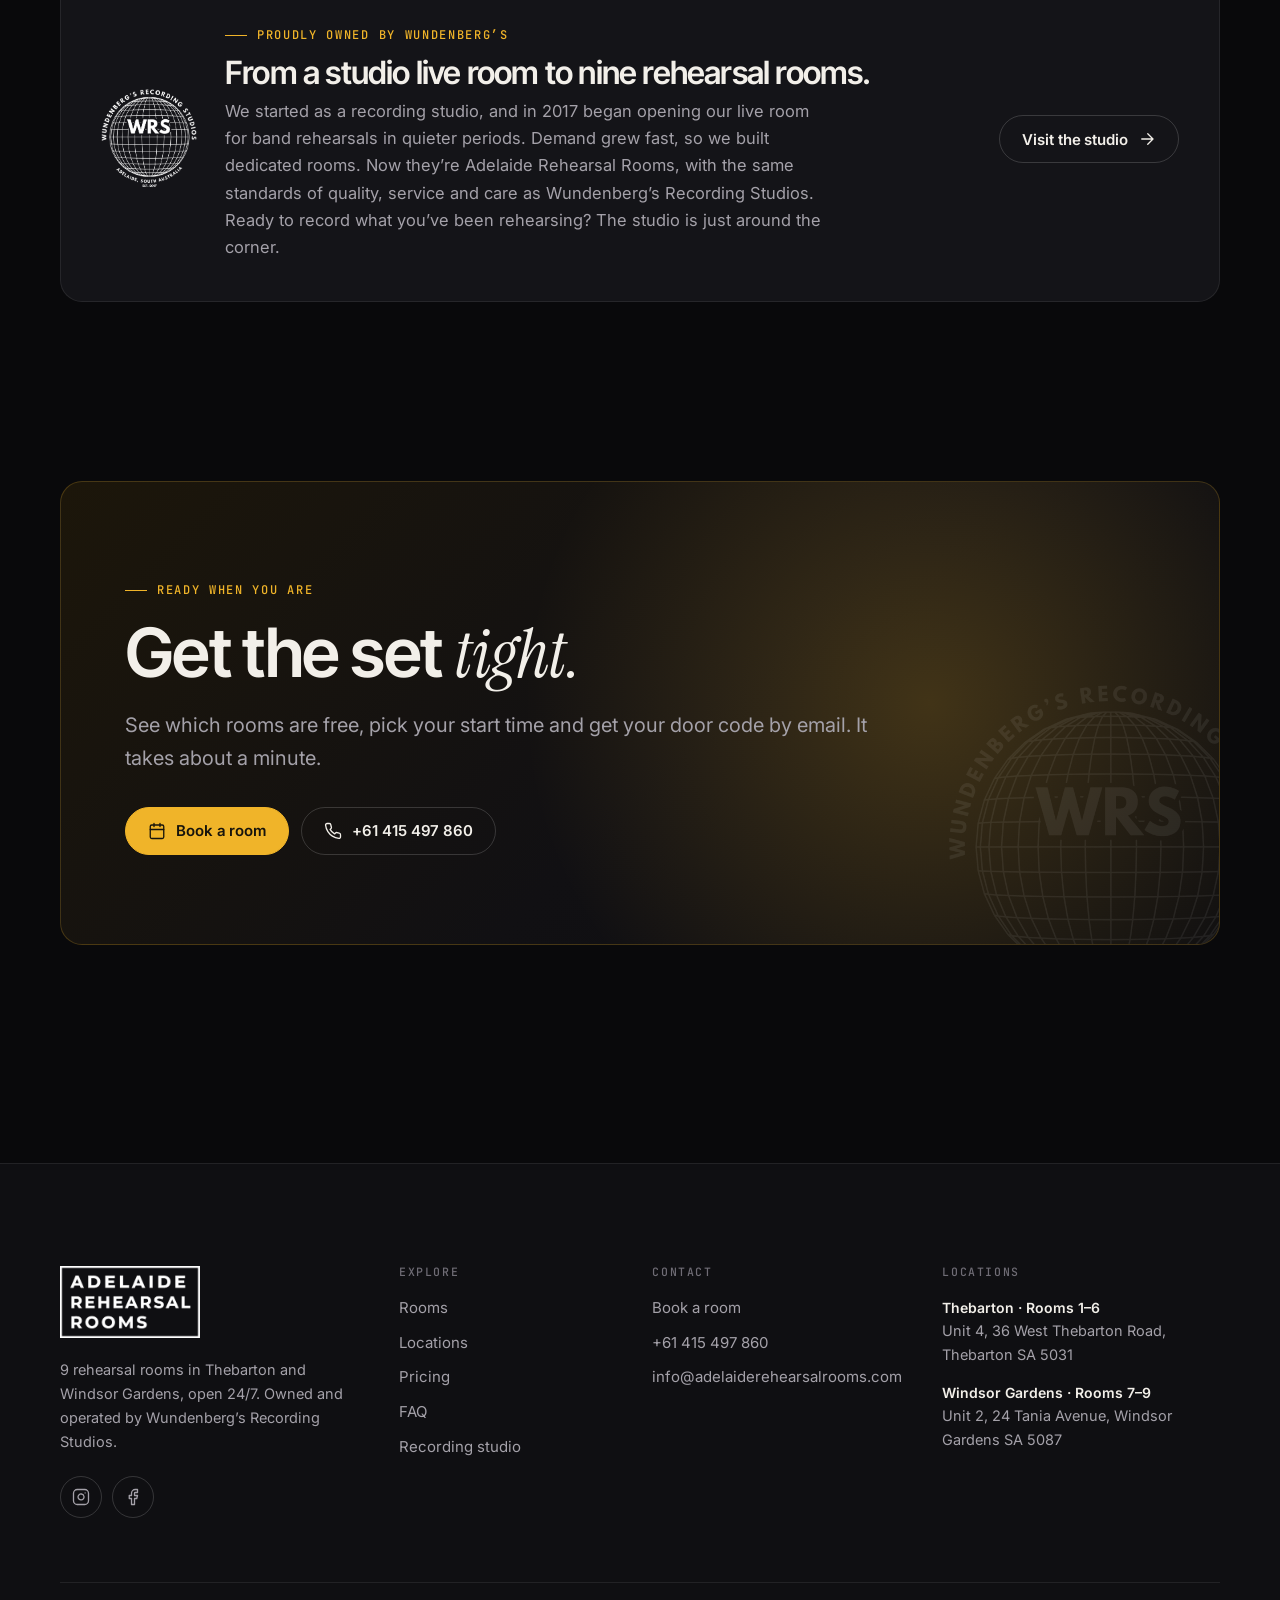
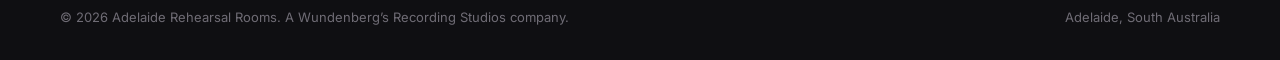
<file: adelaide-rehearsal-rooms/index.html>
<!doctype html>
<html lang="en-AU">
<head>
<meta charset="utf-8">
<meta name="viewport" content="width=device-width, initial-scale=1">
<title>Adelaide Rehearsal Rooms — 24/7 band rehearsal rooms in Adelaide</title>
<meta name="description" content="9 band rehearsal rooms in Thebarton and Windsor Gardens, Adelaide. Open 24/7 with coded entry, drum kit, PA and mics in every room. $55&ndash;$90 per 4-hour session, 20% off off-peak. Book online.">
<meta name="theme-color" content="#09090b">
<meta property="og:type" content="website">
<meta property="og:site_name" content="Adelaide Rehearsal Rooms">
<meta property="og:title" content="Adelaide Rehearsal Rooms — 24/7 band rehearsal rooms">
<meta property="og:description" content="9 band rehearsal rooms in Thebarton and Windsor Gardens, Adelaide. Open 24/7 with coded entry, drum kit, PA and mics in every room. $55&ndash;$90 per 4-hour session, 20% off off-peak. Book online.">
<meta property="og:image" content="assets/img/room-5.webp">
<link rel="icon" type="image/png" href="assets/img/favicon.png">
<link rel="apple-touch-icon" href="assets/img/apple-touch-icon.png">
<link rel="preconnect" href="https://fonts.googleapis.com">
<link rel="preconnect" href="https://fonts.gstatic.com" crossorigin>
<link rel="stylesheet" href="https://fonts.googleapis.com/css2?family=Instrument+Serif:ital@0;1&family=Inter+Tight:wght@500;600;700&family=Inter:wght@400;500;600&family=JetBrains+Mono:wght@500&display=swap">
<link rel="stylesheet" href="assets/css/site.css">
<script type="application/ld+json">
{
  "@context": "https://schema.org",
  "@type": "LocalBusiness",
  "name": "Adelaide Rehearsal Rooms",
  "description": "Nine 24/7 band rehearsal rooms in Thebarton and Windsor Gardens, Adelaide. Owned and operated by Wundenberg's Recording Studios.",
  "url": "https://adelaiderehearsalrooms.com/",
  "telephone": "+61 415 497 860",
  "email": "info@adelaiderehearsalrooms.com",
  "openingHours": "Mo-Su 00:00-24:00",
  "parentOrganization": {"@type": "Organization", "name": "Wundenberg's Recording Studios", "url": "https://wundenbergs.com/"},
  "location": [
    {"@type": "Place", "name": "Adelaide Rehearsal Rooms Thebarton", "address": {"@type": "PostalAddress", "streetAddress": "Unit 4, 36 West Thebarton Road", "addressLocality": "Thebarton", "addressRegion": "SA", "postalCode": "5031", "addressCountry": "AU"}},
    {"@type": "Place", "name": "Adelaide Rehearsal Rooms Windsor Gardens", "address": {"@type": "PostalAddress", "streetAddress": "Unit 2, 24 Tania Avenue", "addressLocality": "Windsor Gardens", "addressRegion": "SA", "postalCode": "5087", "addressCountry": "AU"}}
  ]
}
</script>
</head>
<body>
<a class="skip" href="#main">Skip to content</a>

<header class="site-header">
  <div class="wrap">
    <a class="brand arr" href="#top" aria-label="Adelaide Rehearsal Rooms — back to top"><img src="assets/img/logo-arr.png" alt="Adelaide Rehearsal Rooms" width="78" height="40"></a>
    <nav class="nav" aria-label="Main">
      <a href="#rooms">Rooms</a>
      <a href="#locations">Locations</a>
      <a href="#pricing">Pricing</a>
      <a href="#how">How it works</a>
      <a href="#faq">FAQ</a>
      <a href="https://wundenbergs.com/" rel="noopener">Recording Studio</a>
    </nav>
    <div class="header-cta"><a class="btn btn-primary btn-sm" href="/book/" data-book>Book a room <svg class="arrow" viewBox="0 0 24 24" fill="none" stroke="currentColor" stroke-width="1.75" stroke-linecap="round" stroke-linejoin="round" aria-hidden="true"><path d="M5 12h14M13 5l7 7-7 7"/></svg></a></div>
    <button class="menu-toggle" type="button" aria-expanded="false" aria-controls="mobile-nav" aria-label="Open menu"><span></span></button>
  </div>
</header>
<nav class="mobile-nav" id="mobile-nav" aria-label="Mobile">
  <a class="m-link" href="#rooms">Rooms<svg viewBox="0 0 24 24" fill="none" stroke="currentColor" stroke-width="1.75" stroke-linecap="round" stroke-linejoin="round" aria-hidden="true"><path d="m9 18 6-6-6-6"/></svg></a>
  <a class="m-link" href="#locations">Locations<svg viewBox="0 0 24 24" fill="none" stroke="currentColor" stroke-width="1.75" stroke-linecap="round" stroke-linejoin="round" aria-hidden="true"><path d="m9 18 6-6-6-6"/></svg></a>
  <a class="m-link" href="#pricing">Pricing<svg viewBox="0 0 24 24" fill="none" stroke="currentColor" stroke-width="1.75" stroke-linecap="round" stroke-linejoin="round" aria-hidden="true"><path d="m9 18 6-6-6-6"/></svg></a>
  <a class="m-link" href="#how">How it works<svg viewBox="0 0 24 24" fill="none" stroke="currentColor" stroke-width="1.75" stroke-linecap="round" stroke-linejoin="round" aria-hidden="true"><path d="m9 18 6-6-6-6"/></svg></a>
  <a class="m-link" href="#faq">FAQ<svg viewBox="0 0 24 24" fill="none" stroke="currentColor" stroke-width="1.75" stroke-linecap="round" stroke-linejoin="round" aria-hidden="true"><path d="m9 18 6-6-6-6"/></svg></a>
  <a class="m-link" href="https://wundenbergs.com/" rel="noopener">Recording Studio<svg viewBox="0 0 24 24" fill="none" stroke="currentColor" stroke-width="1.75" stroke-linecap="round" stroke-linejoin="round" aria-hidden="true"><path d="m9 18 6-6-6-6"/></svg></a>
  <div class="m-ctas"><a class="btn btn-primary" href="/book/" data-book>Book a room <svg class="arrow" viewBox="0 0 24 24" fill="none" stroke="currentColor" stroke-width="1.75" stroke-linecap="round" stroke-linejoin="round" aria-hidden="true"><path d="M5 12h14M13 5l7 7-7 7"/></svg></a></div>
  <div class="m-contact">
    <a href="tel:+61415497860">+61 415 497 860</a>
    <a href="mailto:info@adelaiderehearsalrooms.com">info@adelaiderehearsalrooms.com</a>
  </div>
</nav>

<main id="main">

<section class="hero" id="top">
  <div class="hero-media"><img src="assets/img/room-5.webp" srcset="assets/img/room-5-sm.webp 900w, assets/img/room-5.webp 1800w" sizes="100vw" width="1800" height="1200" alt="Room 5 at Thebarton: timber walls, rugs, drum kit and PA" fetchpriority="high"></div>
  <div class="wrap">
    <span class="eyebrow">Thebarton &middot; Windsor Gardens &middot; Open 24/7</span>
    <h1>Loud rooms. <em class="s">Any hour.</em></h1>
    <p class="lede">9 clean, comfortable, acoustically treated rehearsal rooms, built for musicians who take their craft seriously. Drum kit, PA and mics in every room, and your own door code, day or night.</p>
    <div class="hero-ctas">
      <a class="btn btn-primary" href="/book/" data-book><svg viewBox="0 0 24 24" fill="none" stroke="currentColor" stroke-width="1.75" stroke-linecap="round" stroke-linejoin="round" aria-hidden="true"><rect x="3" y="4" width="18" height="18" rx="2"/><path d="M16 2v4M8 2v4M3 10h18"/></svg> Book a room</a>
      <a class="btn btn-glass" href="#rooms">Compare the rooms</a>
    </div>
    <div class="hero-foot" style="margin-top:clamp(40px,7vw,88px)">
      <div class="hero-awards">
        <div class="award-chip"><svg viewBox="0 0 24 24" fill="none" stroke="currentColor" stroke-width="1.75" stroke-linecap="round" stroke-linejoin="round" aria-hidden="true"><circle cx="12" cy="8" r="6"/><path d="M15.477 12.89 17 22l-5-3-5 3 1.523-9.11"/></svg><span><b>Run by Wundenberg&rsquo;s Recording Studios</b><span>3&times; SA Music Awards Studio of the Year</span></span></div>
      </div>
      <a class="scroll-cue" href="#rooms"><i></i>Rooms</a>
    </div>
  </div>
</section>

<section class="section-tight" aria-label="At a glance">
  <div class="wrap">
    <div class="stats reveal">
      <div class="stat"><b>9</b><span>Rehearsal rooms: 6 in Thebarton, 3 in Windsor Gardens</span></div>
      <div class="stat"><b>24/7</b><span>Coded entry. Book from any hour of the day.</span></div>
      <div class="stat"><b>$55<sup>+</sup></b><span>Per 4-hour session. Up to $90 for our biggest rooms.</span></div>
      <div class="stat"><b>20<sup>%</sup></b><span>Off during off-peak hours, including all day Friday and Saturday</span></div>
    </div>
  </div>
</section>

<section class="section" id="rooms" style="padding-top:clamp(40px,5vw,72px)">
  <div class="wrap">
    <div class="section-head split">
      <div style="display:grid;gap:18px">
        <span class="eyebrow">Our rooms</span>
        <h2>Find the room that fits <em class="s">the band.</em></h2>
      </div>
      <p class="muted" style="max-width:42ch;margin:0">Every room comes with a drum kit, PA, mics and stands. Bring your instruments and sticks, and hire anything else <a href="#hire">when you book</a>.</p>
    </div>
    <div class="filters" role="group" aria-label="Filter rooms by location">
      <button type="button" data-filter="all" aria-pressed="true">All rooms<span>9</span></button>
      <button type="button" data-filter="thebarton" aria-pressed="false">Thebarton<span>6</span></button>
      <button type="button" data-filter="windsor" aria-pressed="false">Windsor Gardens<span>3</span></button>
    </div>
    <div class="rooms">
      <article class="room-card reveal" data-site="thebarton" id="room-1">
        <button class="room-media" type="button" data-full="assets/img/room-1.webp" aria-label="View photo of Room 1">
          <img src="assets/img/room-1-sm.webp" width="900" height="600" alt="Rehearsal Room 1 at Thebarton: drum kit, PA and treated walls" loading="lazy" decoding="async">
          <span class="tag">Thebarton</span>
        </button>
        <div class="room-body">
          <div class="room-top">
            <div><h3>Room 1</h3><span class="where">Small room &middot; Thebarton</span></div>
            <div class="room-price"><b>$65</b><small>per 4 hrs &middot; peak</small></div>
          </div>
          <div class="room-size"><span><svg viewBox="0 0 24 24" fill="none" stroke="currentColor" stroke-width="1.75" stroke-linecap="round" stroke-linejoin="round" aria-hidden="true"><path d="M21.3 15.3a2.4 2.4 0 0 1 0 3.4l-2.6 2.6a2.4 2.4 0 0 1-3.4 0L2.7 8.7a2.41 2.41 0 0 1 0-3.4l2.6-2.6a2.41 2.41 0 0 1 3.4 0Z"/><path d="m14.5 12.5 2-2M11.5 9.5l2-2M8.5 6.5l2-2M17.5 15.5l2-2"/></svg>3 &times; 3 m</span><span><svg viewBox="0 0 24 24" fill="none" stroke="currentColor" stroke-width="1.75" stroke-linecap="round" stroke-linejoin="round" aria-hidden="true"><path d="M2 12h20M12 2v20m-8-6 4-4-4-4m16 8-4-4 4-4M9 4l3 3 3-3M9 20l3-3 3 3"/></svg>Air con</span></div>
          <dl class="room-specs">
            <div><dt>Drums</dt><dd>Pearl Export kit, 2 cymbal stands + hi-hat stand<small>Hire a snare and cymbals when you book, or bring your own. Bring your own sticks.</small></dd></div>
            <div><dt>PA</dt><dd>2 &times; Mackie C300 speakers, Yamaha EMX312SC mixer</dd></div>
            <div><dt>Mics</dt><dd>2 &times; Shure SM58 with stands and XLRs</dd></div>
          </dl>
          <a class="btn btn-primary" href="/book/" data-book>Book Room 1 <svg class="arrow" viewBox="0 0 24 24" fill="none" stroke="currentColor" stroke-width="1.75" stroke-linecap="round" stroke-linejoin="round" aria-hidden="true"><path d="M5 12h14M13 5l7 7-7 7"/></svg></a>
        </div>
      </article>
      <article class="room-card reveal" data-site="thebarton" id="room-2">
        <button class="room-media" type="button" data-full="assets/img/room-2.webp" aria-label="View photo of Room 2">
          <img src="assets/img/room-2-sm.webp" width="900" height="600" alt="Rehearsal Room 2 at Thebarton: drum kit, PA and treated walls" loading="lazy" decoding="async">
          <span class="tag">Thebarton</span>
        </button>
        <div class="room-body">
          <div class="room-top">
            <div><h3>Room 2</h3><span class="where">Medium room &middot; Thebarton</span></div>
            <div class="room-price"><b>$75</b><small>per 4 hrs &middot; peak</small></div>
          </div>
          <div class="room-size"><span><svg viewBox="0 0 24 24" fill="none" stroke="currentColor" stroke-width="1.75" stroke-linecap="round" stroke-linejoin="round" aria-hidden="true"><path d="M21.3 15.3a2.4 2.4 0 0 1 0 3.4l-2.6 2.6a2.4 2.4 0 0 1-3.4 0L2.7 8.7a2.41 2.41 0 0 1 0-3.4l2.6-2.6a2.41 2.41 0 0 1 3.4 0Z"/><path d="m14.5 12.5 2-2M11.5 9.5l2-2M8.5 6.5l2-2M17.5 15.5l2-2"/></svg>5 &times; 3 m</span><span><svg viewBox="0 0 24 24" fill="none" stroke="currentColor" stroke-width="1.75" stroke-linecap="round" stroke-linejoin="round" aria-hidden="true"><path d="M2 12h20M12 2v20m-8-6 4-4-4-4m16 8-4-4 4-4M9 4l3 3 3-3M9 20l3-3 3 3"/></svg>Air con</span></div>
          <dl class="room-specs">
            <div><dt>Drums</dt><dd>Pearl Vision kit, 2 cymbal stands + hi-hat stand<small>Hire a snare and cymbals when you book, or bring your own. Bring your own sticks.</small></dd></div>
            <div><dt>PA</dt><dd>2 &times; Mackie C300 speakers, Yamaha EMX312SC mixer</dd></div>
            <div><dt>Mics</dt><dd>2 &times; Shure SM58 with stands and XLRs</dd></div>
          </dl>
          <a class="btn btn-primary" href="/book/" data-book>Book Room 2 <svg class="arrow" viewBox="0 0 24 24" fill="none" stroke="currentColor" stroke-width="1.75" stroke-linecap="round" stroke-linejoin="round" aria-hidden="true"><path d="M5 12h14M13 5l7 7-7 7"/></svg></a>
        </div>
      </article>
      <article class="room-card reveal" data-site="thebarton" id="room-3">
        <button class="room-media" type="button" data-full="assets/img/room-3.webp" aria-label="View photo of Room 3">
          <img src="assets/img/room-3-sm.webp" width="900" height="600" alt="Rehearsal Room 3 at Thebarton: drum kit, PA and treated walls" loading="lazy" decoding="async">
          <span class="tag">Thebarton</span>
        </button>
        <div class="room-body">
          <div class="room-top">
            <div><h3>Room 3</h3><span class="where">Medium room &middot; Thebarton</span></div>
            <div class="room-price"><b>$75</b><small>per 4 hrs &middot; peak</small></div>
          </div>
          <div class="room-size"><span><svg viewBox="0 0 24 24" fill="none" stroke="currentColor" stroke-width="1.75" stroke-linecap="round" stroke-linejoin="round" aria-hidden="true"><path d="M21.3 15.3a2.4 2.4 0 0 1 0 3.4l-2.6 2.6a2.4 2.4 0 0 1-3.4 0L2.7 8.7a2.41 2.41 0 0 1 0-3.4l2.6-2.6a2.41 2.41 0 0 1 3.4 0Z"/><path d="m14.5 12.5 2-2M11.5 9.5l2-2M8.5 6.5l2-2M17.5 15.5l2-2"/></svg>5 &times; 3 m</span><span><svg viewBox="0 0 24 24" fill="none" stroke="currentColor" stroke-width="1.75" stroke-linecap="round" stroke-linejoin="round" aria-hidden="true"><path d="M2 12h20M12 2v20m-8-6 4-4-4-4m16 8-4-4 4-4M9 4l3 3 3-3M9 20l3-3 3 3"/></svg>Air con</span></div>
          <dl class="room-specs">
            <div><dt>Drums</dt><dd>Pearl Vision kit, 2 cymbal stands + hi-hat stand<small>Hire a snare and cymbals when you book, or bring your own. Bring your own sticks.</small></dd></div>
            <div><dt>PA</dt><dd>2 &times; Mackie C300 speakers, Yamaha EMX312SC mixer</dd></div>
            <div><dt>Mics</dt><dd>2 &times; Shure SM58 with stands and XLRs</dd></div>
          </dl>
          <a class="btn btn-primary" href="/book/" data-book>Book Room 3 <svg class="arrow" viewBox="0 0 24 24" fill="none" stroke="currentColor" stroke-width="1.75" stroke-linecap="round" stroke-linejoin="round" aria-hidden="true"><path d="M5 12h14M13 5l7 7-7 7"/></svg></a>
        </div>
      </article>
      <article class="room-card reveal" data-site="thebarton" id="room-4">
        <button class="room-media" type="button" data-full="assets/img/room-4.webp" aria-label="View photo of Room 4">
          <img src="assets/img/room-4-sm.webp" width="900" height="600" alt="Rehearsal Room 4 at Thebarton: drum kit, PA and treated walls" loading="lazy" decoding="async">
          <span class="tag">Thebarton</span>
        </button>
        <div class="room-body">
          <div class="room-top">
            <div><h3>Room 4</h3><span class="where">Medium room &middot; Thebarton</span></div>
            <div class="room-price"><b>$75</b><small>per 4 hrs &middot; peak</small></div>
          </div>
          <div class="room-size"><span><svg viewBox="0 0 24 24" fill="none" stroke="currentColor" stroke-width="1.75" stroke-linecap="round" stroke-linejoin="round" aria-hidden="true"><path d="M21.3 15.3a2.4 2.4 0 0 1 0 3.4l-2.6 2.6a2.4 2.4 0 0 1-3.4 0L2.7 8.7a2.41 2.41 0 0 1 0-3.4l2.6-2.6a2.41 2.41 0 0 1 3.4 0Z"/><path d="m14.5 12.5 2-2M11.5 9.5l2-2M8.5 6.5l2-2M17.5 15.5l2-2"/></svg>4 &times; 5 m</span><span><svg viewBox="0 0 24 24" fill="none" stroke="currentColor" stroke-width="1.75" stroke-linecap="round" stroke-linejoin="round" aria-hidden="true"><path d="M2 12h20M12 2v20m-8-6 4-4-4-4m16 8-4-4 4-4M9 4l3 3 3-3M9 20l3-3 3 3"/></svg>Air con</span></div>
          <dl class="room-specs">
            <div><dt>Drums</dt><dd>Pearl Vision kit, 2 cymbal stands + hi-hat stand<small>Hire a snare and cymbals when you book, or bring your own. Bring your own sticks.</small></dd></div>
            <div><dt>PA</dt><dd>2 &times; Mackie C300 speakers, Yamaha EMX312SC mixer</dd></div>
            <div><dt>Mics</dt><dd>2 &times; Shure SM58 with stands and XLRs</dd></div>
          </dl>
          <a class="btn btn-primary" href="/book/" data-book>Book Room 4 <svg class="arrow" viewBox="0 0 24 24" fill="none" stroke="currentColor" stroke-width="1.75" stroke-linecap="round" stroke-linejoin="round" aria-hidden="true"><path d="M5 12h14M13 5l7 7-7 7"/></svg></a>
        </div>
      </article>
      <article class="room-card reveal" data-site="thebarton" id="room-5">
        <button class="room-media" type="button" data-full="assets/img/room-5.webp" aria-label="View photo of Room 5">
          <img src="assets/img/room-5-sm.webp" width="900" height="600" alt="Rehearsal Room 5 at Thebarton: drum kit, PA and treated walls" loading="lazy" decoding="async">
          <span class="tag">Thebarton</span>
        </button>
        <div class="room-body">
          <div class="room-top">
            <div><h3>Room 5</h3><span class="where">Large room &middot; Thebarton</span></div>
            <div class="room-price"><b>$90</b><small>per 4 hrs &middot; peak</small></div>
          </div>
          <div class="room-size"><span><svg viewBox="0 0 24 24" fill="none" stroke="currentColor" stroke-width="1.75" stroke-linecap="round" stroke-linejoin="round" aria-hidden="true"><path d="M21.3 15.3a2.4 2.4 0 0 1 0 3.4l-2.6 2.6a2.4 2.4 0 0 1-3.4 0L2.7 8.7a2.41 2.41 0 0 1 0-3.4l2.6-2.6a2.41 2.41 0 0 1 3.4 0Z"/><path d="m14.5 12.5 2-2M11.5 9.5l2-2M8.5 6.5l2-2M17.5 15.5l2-2"/></svg>5 &times; 6 m</span><span><svg viewBox="0 0 24 24" fill="none" stroke="currentColor" stroke-width="1.75" stroke-linecap="round" stroke-linejoin="round" aria-hidden="true"><path d="M2 12h20M12 2v20m-8-6 4-4-4-4m16 8-4-4 4-4M9 4l3 3 3-3M9 20l3-3 3 3"/></svg>Air con</span></div>
          <dl class="room-specs">
            <div><dt>Drums</dt><dd>Pearl Vision kit, 2 cymbal stands + hi-hat stand<small>Hire a snare and cymbals when you book, or bring your own. Bring your own sticks.</small></dd></div>
            <div><dt>PA</dt><dd>2 speakers, Yamaha EMX312SC mixer</dd></div>
            <div><dt>Mics</dt><dd>2 &times; Shure SM58 with stands and XLRs</dd></div>
          </dl>
          <a class="btn btn-primary" href="/book/" data-book>Book Room 5 <svg class="arrow" viewBox="0 0 24 24" fill="none" stroke="currentColor" stroke-width="1.75" stroke-linecap="round" stroke-linejoin="round" aria-hidden="true"><path d="M5 12h14M13 5l7 7-7 7"/></svg></a>
        </div>
      </article>
      <article class="room-card reveal" data-site="thebarton" id="room-6">
        <button class="room-media" type="button" data-full="assets/img/room-6.webp" aria-label="View photo of Room 6">
          <img src="assets/img/room-6-sm.webp" width="900" height="600" alt="Rehearsal Room 6 at Thebarton: drum kit, PA and treated walls" loading="lazy" decoding="async">
          <span class="tag">Thebarton</span>
        </button>
        <div class="room-body">
          <div class="room-top">
            <div><h3>Room 6</h3><span class="where">Large room &middot; Thebarton</span></div>
            <div class="room-price"><b>$55</b><small>per 4 hrs</small></div>
          </div>
          <div class="room-size"><span><svg viewBox="0 0 24 24" fill="none" stroke="currentColor" stroke-width="1.75" stroke-linecap="round" stroke-linejoin="round" aria-hidden="true"><path d="M21.3 15.3a2.4 2.4 0 0 1 0 3.4l-2.6 2.6a2.4 2.4 0 0 1-3.4 0L2.7 8.7a2.41 2.41 0 0 1 0-3.4l2.6-2.6a2.41 2.41 0 0 1 3.4 0Z"/><path d="m14.5 12.5 2-2M11.5 9.5l2-2M8.5 6.5l2-2M17.5 15.5l2-2"/></svg>3.5 &times; 7 m</span><span class="warn"><svg viewBox="0 0 24 24" fill="none" stroke="currentColor" stroke-width="1.75" stroke-linecap="round" stroke-linejoin="round" aria-hidden="true"><path d="M2 12h20M12 2v20m-8-6 4-4-4-4m16 8-4-4 4-4M9 4l3 3 3-3M9 20l3-3 3 3"/></svg>No air con</span></div>
          <dl class="room-specs">
            <div><dt>Drums</dt><dd>Pearl Vision kit, 2 cymbal stands + hi-hat stand<small>Hire a snare and cymbals when you book, or bring your own. Bring your own sticks.</small></dd></div>
            <div><dt>PA</dt><dd>2 speakers, Yamaha EMX312SC mixer</dd></div>
            <div><dt>Mics</dt><dd>2 &times; Shure SM58 with stands and XLRs</dd></div>
          </dl>
          <a class="btn btn-primary" href="/book/" data-book>Book Room 6 <svg class="arrow" viewBox="0 0 24 24" fill="none" stroke="currentColor" stroke-width="1.75" stroke-linecap="round" stroke-linejoin="round" aria-hidden="true"><path d="M5 12h14M13 5l7 7-7 7"/></svg></a>
        </div>
      </article>
      <article class="room-card reveal" data-site="windsor" id="room-7">
        <button class="room-media" type="button" data-full="assets/img/room-7.webp" aria-label="View photo of Room 7">
          <img src="assets/img/room-7-sm.webp" width="900" height="600" alt="Rehearsal Room 7 at Windsor Gardens: drum kit, PA and treated walls" loading="lazy" decoding="async">
          <span class="tag">Windsor Gardens</span>
        </button>
        <div class="room-body">
          <div class="room-top">
            <div><h3>Room 7</h3><span class="where">Large room &middot; Windsor Gardens</span></div>
            <div class="room-price"><b>$80</b><small>per 4 hrs &middot; peak</small></div>
          </div>
          <div class="room-size"><span><svg viewBox="0 0 24 24" fill="none" stroke="currentColor" stroke-width="1.75" stroke-linecap="round" stroke-linejoin="round" aria-hidden="true"><path d="M21.3 15.3a2.4 2.4 0 0 1 0 3.4l-2.6 2.6a2.4 2.4 0 0 1-3.4 0L2.7 8.7a2.41 2.41 0 0 1 0-3.4l2.6-2.6a2.41 2.41 0 0 1 3.4 0Z"/><path d="m14.5 12.5 2-2M11.5 9.5l2-2M8.5 6.5l2-2M17.5 15.5l2-2"/></svg>7 &times; 5 m</span><span><svg viewBox="0 0 24 24" fill="none" stroke="currentColor" stroke-width="1.75" stroke-linecap="round" stroke-linejoin="round" aria-hidden="true"><path d="M2 12h20M12 2v20m-8-6 4-4-4-4m16 8-4-4 4-4M9 4l3 3 3-3M9 20l3-3 3 3"/></svg>Air con</span></div>
          <dl class="room-specs">
            <div><dt>Drums</dt><dd>Pearl Export kit, 2 cymbal stands + hi-hat stand<small>Hire a snare and cymbals when you book, or bring your own. Bring your own sticks.</small></dd></div>
            <div><dt>PA</dt><dd>2 &times; Mackie C300 speakers, Yamaha EMX5014C mixer</dd></div>
            <div><dt>Mics</dt><dd>3 &times; Shure SM58 with stands and XLRs</dd></div>
          </dl>
          <a class="btn btn-primary" href="/book/" data-book>Book Room 7 <svg class="arrow" viewBox="0 0 24 24" fill="none" stroke="currentColor" stroke-width="1.75" stroke-linecap="round" stroke-linejoin="round" aria-hidden="true"><path d="M5 12h14M13 5l7 7-7 7"/></svg></a>
        </div>
      </article>
      <article class="room-card reveal" data-site="windsor" id="room-8">
        <button class="room-media" type="button" data-full="assets/img/room-8.webp" aria-label="View photo of Room 8">
          <img src="assets/img/room-8-sm.webp" width="900" height="600" alt="Rehearsal Room 8 at Windsor Gardens: drum kit, PA and treated walls" loading="lazy" decoding="async">
          <span class="tag">Windsor Gardens</span>
        </button>
        <div class="room-body">
          <div class="room-top">
            <div><h3>Room 8</h3><span class="where">Large room &middot; Windsor Gardens</span></div>
            <div class="room-price"><b>$80</b><small>per 4 hrs &middot; peak</small></div>
          </div>
          <div class="room-size"><span><svg viewBox="0 0 24 24" fill="none" stroke="currentColor" stroke-width="1.75" stroke-linecap="round" stroke-linejoin="round" aria-hidden="true"><path d="M21.3 15.3a2.4 2.4 0 0 1 0 3.4l-2.6 2.6a2.4 2.4 0 0 1-3.4 0L2.7 8.7a2.41 2.41 0 0 1 0-3.4l2.6-2.6a2.41 2.41 0 0 1 3.4 0Z"/><path d="m14.5 12.5 2-2M11.5 9.5l2-2M8.5 6.5l2-2M17.5 15.5l2-2"/></svg>7 &times; 5 m</span><span><svg viewBox="0 0 24 24" fill="none" stroke="currentColor" stroke-width="1.75" stroke-linecap="round" stroke-linejoin="round" aria-hidden="true"><path d="M2 12h20M12 2v20m-8-6 4-4-4-4m16 8-4-4 4-4M9 4l3 3 3-3M9 20l3-3 3 3"/></svg>Air con</span></div>
          <dl class="room-specs">
            <div><dt>Drums</dt><dd>Pearl Export kit, 2 cymbal stands + hi-hat stand<small>Hire a snare and cymbals when you book, or bring your own. Bring your own sticks.</small></dd></div>
            <div><dt>PA</dt><dd>2 &times; Yorkville Pulse speakers, Yorkville AP812 mixer</dd></div>
            <div><dt>Mics</dt><dd>3 &times; Shure SM58 with stands and XLRs</dd></div>
          </dl>
          <a class="btn btn-primary" href="/book/" data-book>Book Room 8 <svg class="arrow" viewBox="0 0 24 24" fill="none" stroke="currentColor" stroke-width="1.75" stroke-linecap="round" stroke-linejoin="round" aria-hidden="true"><path d="M5 12h14M13 5l7 7-7 7"/></svg></a>
        </div>
      </article>
      <article class="room-card reveal" data-site="windsor" id="room-9">
        <button class="room-media" type="button" data-full="assets/img/room-9.webp" aria-label="View photo of Room 9">
          <img src="assets/img/room-9-sm.webp" width="900" height="600" alt="Rehearsal Room 9 at Windsor Gardens: drum kit, PA and treated walls" loading="lazy" decoding="async">
          <span class="tag">Windsor Gardens</span>
        </button>
        <div class="room-body">
          <div class="room-top">
            <div><h3>Room 9</h3><span class="where">Large room &middot; Windsor Gardens</span></div>
            <div class="room-price"><b>$80</b><small>per 4 hrs &middot; peak</small></div>
          </div>
          <div class="room-size"><span><svg viewBox="0 0 24 24" fill="none" stroke="currentColor" stroke-width="1.75" stroke-linecap="round" stroke-linejoin="round" aria-hidden="true"><path d="M21.3 15.3a2.4 2.4 0 0 1 0 3.4l-2.6 2.6a2.4 2.4 0 0 1-3.4 0L2.7 8.7a2.41 2.41 0 0 1 0-3.4l2.6-2.6a2.41 2.41 0 0 1 3.4 0Z"/><path d="m14.5 12.5 2-2M11.5 9.5l2-2M8.5 6.5l2-2M17.5 15.5l2-2"/></svg>7 &times; 5 m</span><span><svg viewBox="0 0 24 24" fill="none" stroke="currentColor" stroke-width="1.75" stroke-linecap="round" stroke-linejoin="round" aria-hidden="true"><path d="M2 12h20M12 2v20m-8-6 4-4-4-4m16 8-4-4 4-4M9 4l3 3 3-3M9 20l3-3 3 3"/></svg>Air con</span></div>
          <dl class="room-specs">
            <div><dt>Drums</dt><dd>Pearl Export kit, 2 cymbal stands + hi-hat stand<small>Hire a snare and cymbals when you book, or bring your own. Bring your own sticks.</small></dd></div>
            <div><dt>PA</dt><dd>2 &times; Yorkville Pulse speakers, Yorkville AP812 mixer</dd></div>
            <div><dt>Mics</dt><dd>3 &times; Shure SM58 with stands and XLRs</dd></div>
          </dl>
          <a class="btn btn-primary" href="/book/" data-book>Book Room 9 <svg class="arrow" viewBox="0 0 24 24" fill="none" stroke="currentColor" stroke-width="1.75" stroke-linecap="round" stroke-linejoin="round" aria-hidden="true"><path d="M5 12h14M13 5l7 7-7 7"/></svg></a>
        </div>
      </article>
    </div>
  </div>
</section>

<section class="section bg-2" id="locations">
  <div class="wrap">
    <div class="section-head">
      <span class="eyebrow">Two locations</span>
      <h2>West of the city or out in the <em class="s">suburbs.</em></h2>
    </div>
    <div class="locations">
      <article class="loc reveal">
        <img src="assets/img/thebarton-site-sm.webp" width="900" height="1079" alt="The Thebarton Incinerator precinct car park and chimney" loading="lazy" decoding="async">
        <span class="k">Rooms 1&ndash;6 &middot; The original</span>
        <h3>Thebarton</h3>
        <p>Inside the heritage-listed Thebarton Incinerator precinct, halfway between the CBD and the airport and close to many of Adelaide&rsquo;s main music venues. Loads of character and easy to load in.</p>
        <div class="loc-facts"><span><svg viewBox="0 0 24 24" fill="none" stroke="currentColor" stroke-width="1.75" stroke-linecap="round" stroke-linejoin="round" aria-hidden="true"><circle cx="12" cy="12" r="10"/><path d="M12 6v6l4 2"/></svg>5 min drive to the CBD</span><span><svg viewBox="0 0 24 24" fill="none" stroke="currentColor" stroke-width="1.75" stroke-linecap="round" stroke-linejoin="round" aria-hidden="true"><rect x="4" y="2" width="16" height="20" rx="2"/><path d="M9 22v-4h6v4M8 6h.01M16 6h.01M12 6h.01M12 10h.01M12 14h.01M16 10h.01M16 14h.01M8 10h.01M8 14h.01"/></svg>Heritage-listed precinct</span><span><svg viewBox="0 0 24 24" fill="none" stroke="currentColor" stroke-width="1.75" stroke-linecap="round" stroke-linejoin="round" aria-hidden="true"><path d="m2 2 8 8M22 2l-8 8"/><ellipse cx="12" cy="9" rx="10" ry="5"/><path d="M7 13.4v7.9M12 14v8M17 13.4v7.9M2 9v8a10 5 0 0 0 20 0V9"/></svg>6 rooms</span></div>
        <div class="loc-foot">
          <address><b>Adelaide Rehearsal Rooms Thebarton</b>Unit 4, 36 West Thebarton Road, Thebarton SA 5031</address>
          <div class="acts">
            <a class="btn btn-sm" href="#rooms" data-show-site="thebarton">See rooms</a>
            <a class="btn btn-sm" href="https://www.google.com/maps/dir/?api=1&amp;destination=36+West+Thebarton+Road+Thebarton+SA+5031" rel="noopener">Directions</a>
          </div>
        </div>
      </article>
      <article class="loc reveal d1">
        <img src="assets/img/windsor-gardens-site-sm.webp" width="900" height="712" alt="The Windsor Gardens building, the former Bank Studios" loading="lazy" decoding="async">
        <span class="k">Rooms 7&ndash;9 &middot; Former Bank Studios</span>
        <h3>Windsor Gardens</h3>
        <p>Three large, purpose-built rooms at the former Bank Studios, 15 minutes from the CBD. The perfect mix of accessibility and space, with easy parking and a relaxed suburban vibe.</p>
        <div class="loc-facts"><span><svg viewBox="0 0 24 24" fill="none" stroke="currentColor" stroke-width="1.75" stroke-linecap="round" stroke-linejoin="round" aria-hidden="true"><circle cx="12" cy="12" r="10"/><path d="M12 6v6l4 2"/></svg>15 min from the CBD</span><span><svg viewBox="0 0 24 24" fill="none" stroke="currentColor" stroke-width="1.75" stroke-linecap="round" stroke-linejoin="round" aria-hidden="true"><path d="M19 17h2c.6 0 1-.4 1-1v-3c0-.9-.7-1.7-1.5-1.9C18.7 10.6 16 10 16 10s-1.3-1.4-2.2-2.3c-.5-.4-1.1-.7-1.8-.7H5c-.6 0-1.1.4-1.4.9l-1.4 2.9A3.7 3.7 0 0 0 2 12v4c0 .6.4 1 1 1h2"/><circle cx="7" cy="17" r="2"/><path d="M9 17h6"/><circle cx="17" cy="17" r="2"/></svg>Easy parking</span><span><svg viewBox="0 0 24 24" fill="none" stroke="currentColor" stroke-width="1.75" stroke-linecap="round" stroke-linejoin="round" aria-hidden="true"><path d="m2 2 8 8M22 2l-8 8"/><ellipse cx="12" cy="9" rx="10" ry="5"/><path d="M7 13.4v7.9M12 14v8M17 13.4v7.9M2 9v8a10 5 0 0 0 20 0V9"/></svg>3 large rooms</span></div>
        <div class="loc-foot">
          <address><b>Adelaide Rehearsal Rooms Windsor Gardens</b>Unit 2, 24 Tania Avenue, Windsor Gardens SA 5087</address>
          <div class="acts">
            <a class="btn btn-sm" href="#rooms" data-show-site="windsor">See rooms</a>
            <a class="btn btn-sm" href="https://www.google.com/maps/dir/?api=1&amp;destination=24+Tania+Avenue+Windsor+Gardens+SA+5087" rel="noopener">Directions</a>
          </div>
        </div>
      </article>
    </div>
  </div>
</section>

<section class="section" id="pricing">
  <div class="wrap">
    <div class="section-head">
      <span class="eyebrow">Pricing</span>
      <h2>Play off-peak, <em class="s">pay 20% less.</em></h2>
      <p class="lede">Rooms run $55&ndash;$90 for a 4-hour session at peak times. Every highlighted hour below is 20% off.</p>
    </div>
    <div class="price-grid">
      <div class="week reveal">
        <div class="week-legend"><span><i class="sw-off"></i>Off-peak &middot; 20% off</span><span><i class="sw-peak"></i>Peak &middot; standard rate</span></div>
        <div class="week-row"><b>Mon</b><div class="bar" role="img" aria-label="Mon: off-peak 00:00 to 17:00"><span style="left:0.000%;width:70.833%">00:00&ndash;17:00</span></div></div><div class="week-row"><b>Tue</b><div class="bar" role="img" aria-label="Tue: off-peak 00:00 to 17:00"><span style="left:0.000%;width:70.833%">00:00&ndash;17:00</span></div></div><div class="week-row"><b>Wed</b><div class="bar" role="img" aria-label="Wed: off-peak 00:00 to 17:00"><span style="left:0.000%;width:70.833%">00:00&ndash;17:00</span></div></div><div class="week-row"><b>Thu</b><div class="bar" role="img" aria-label="Thu: off-peak 00:00 to 17:00"><span style="left:0.000%;width:70.833%">00:00&ndash;17:00</span></div></div><div class="week-row"><b>Fri</b><div class="bar" role="img" aria-label="Fri: off-peak all day"><span style="left:0.000%;width:100.000%">All day</span></div></div><div class="week-row"><b>Sat</b><div class="bar" role="img" aria-label="Sat: off-peak all day"><span style="left:0.000%;width:100.000%">All day</span></div></div><div class="week-row"><b>Sun</b><div class="bar" role="img" aria-label="Sun: off-peak 17:00 to 24:00"><span style="left:70.833%;width:29.167%">17:00&ndash;24:00</span></div></div>
        <div class="week-axis"><span></span><div><span>12am</span><span>6am</span><span>12pm</span><span>5pm</span><span>12am</span></div></div>
      </div>
      <aside class="panel reveal d1">
        <h3>The short version</h3>
        <dl>
          <div><dt>Minimum session</dt><dd>4 hours, starting on any hour you like. Need longer? Add extra half hours.</dd></div>
          <div><dt>Payment</dt><dd>Paid in full online when you book.</dd></div>
          <div><dt>Off-peak &middot; 20% off</dt><dd>Mon&ndash;Thu before 5pm, all day Friday and Saturday, and Sunday from 5pm.</dd></div>
          <div><dt>Peak</dt><dd>Mon&ndash;Thu from 5pm, and Sunday until 5pm.</dd></div>
        </dl>
        <a class="btn btn-primary" href="/book/" data-book>See live prices &amp; book <svg class="arrow" viewBox="0 0 24 24" fill="none" stroke="currentColor" stroke-width="1.75" stroke-linecap="round" stroke-linejoin="round" aria-hidden="true"><path d="M5 12h14M13 5l7 7-7 7"/></svg></a>
        <p class="fineprint">Prices include GST. The booking page shows your exact price before you pay.</p>
      </aside>
    </div>
  </div>
</section>


<section class="section-tight" id="hire" style="padding-top:0">
  <div class="wrap">
    <div class="section-head">
      <span class="eyebrow">Gear hire</span>
      <h2>Need gear? <em class="s">Add it when you book.</em></h2>
      <p class="lede">Tick any of these on the booking page and they&rsquo;ll be in your room when you arrive.</p>
    </div>
    <div class="hire reveal">
      <div><span>Snare</span><b>$15</b></div>
      <div><span>Cymbals</span><b>$15</b></div>
      <div><span>Bass rig (cab and head)</span><b>$10</b></div>
      <div><span>Fender Hot Rod Deluxe guitar amp</span><b>$15</b></div>
      <div><span>Roland JC-120 Jazz Chorus amp</span><b>$10</b></div>
      <div><span>Marshall 4&times;12 cab</span><b>$10</b></div>
      <div><span>Ensoniq keyboard</span><b>$15</b></div>
      <div><span>Keyboard stand</span><b>$5</b></div>
      <div><span>Extra mic, stand and XLR</span><b>$10</b></div>
    </div>
  </div>
</section>

<section class="section-tight bg-2" id="how">
  <div class="wrap">
    <div class="section-head">
      <span class="eyebrow">How it works</span>
      <h2>Book it, get your code, <em class="s">play.</em></h2>
    </div>
    <div class="steps">
      <div class="step reveal">
        <h3>Book online</h3>
        <p>Pick a room and a start time and pay online. There are no fixed slots: start on any hour, day or night. Sessions are 4 hours minimum, then extend by the half hour.</p>
      </div>
      <div class="step reveal d1">
        <h3>Get your door code</h3>
        <p>Your door code arrives by email 24 hours before your session. It works from 30 minutes before you start until 30 minutes after you finish.</p>
      </div>
      <div class="step reveal d2">
        <h3>Play, then pack down on time</h3>
        <p>Leave yourself time to break down and load out. Power to the room switches off 15 minutes after your booking ends.</p>
      </div>
    </div>
  </div>
</section>

<section class="section" id="faq">
  <div class="wrap">
    <div class="section-head">
      <span class="eyebrow">FAQ</span>
      <h2>Good to know.</h2>
    </div>
    <div class="faq reveal">
      <details open>
        <summary>When are the rooms available?</summary>
        <div class="a"><p>Any time. The rooms are available 24/7 and can be booked from any hour of the day. There are no set booking blocks: start whenever you like, with a minimum 4-hour session that you can extend by the half hour.</p></div>
      </details>
      <details>
        <summary>How much do the rooms cost?</summary>
        <div class="a"><p>Between <b>$55 and $90 per 4-hour booking</b> at peak times, depending on the room. Off-peak hours are <b>20% off</b>:</p>
          <ul><li>Monday to Thursday: midnight to 5pm</li><li>Friday and Saturday: all day</li><li>Sunday: 5pm to midnight</li></ul>
          <p>Each room&rsquo;s price is listed on its card <a href="#rooms">above</a>. You pay in full online when you book, and the booking page shows your exact price first.</p></div>
      </details>
      <details>
        <summary>How do I get into my room?</summary>
        <div class="a"><p>Our rooms use an automated coded entry system. Your door code is emailed to you 24 hours before your session. <b>It works from 30 minutes before you start until 30 minutes after you finish.</b></p>
          <p>Please be out by the time your booking finishes, leaving enough time to break down and load out. Rooms are on timers, and the power switches off 15 minutes after a booking ends.</p></div>
      </details>
      <details>
        <summary>What comes in the rooms?</summary>
        <div class="a"><p>Every room has a drum kit (with cymbal stands and a hi-hat stand), a PA, two or more Shure SM58 microphones with stands and XLRs, and air conditioning (except Room 6).</p>
          <p>A snare and cymbals aren&rsquo;t included, but you can hire them for $15 each when you book, along with amps and more (see <a href="#hire">gear hire</a>). Bring your own sticks.</p></div>
      </details>
      <details>
        <summary>What&rsquo;s the cancellation policy?</summary>
        <div class="a"><p><b>Cancel within 24 hours of making your booking</b> for a full refund. You can also <b>move your booking once, free,</b> to another time or room, up to 48 hours before your session. Use the link in your confirmation email to do either. Otherwise, please contact us.</p>
          <p>Damage to equipment caused by misuse will be charged to the band or person who booked. If anything is damaged or missing when you arrive, please tell us straight away.</p></div>
      </details>
    </div>
  </div>
</section>

<section class="section-tight" style="padding-top:0">
  <div class="wrap">
    <div class="sister reveal">
      <img src="assets/img/logo-globe.png" alt="Wundenberg's Recording Studios" width="96" height="100" loading="lazy">
      <div>
        <span class="eyebrow">Proudly owned by Wundenberg&rsquo;s</span>
        <h3 style="margin-top:12px">From a studio live room to nine rehearsal rooms.</h3>
        <p>We started as a recording studio, and in 2017 began opening our live room for band rehearsals in quieter periods. Demand grew fast, so we built dedicated rooms. Now they&rsquo;re Adelaide Rehearsal Rooms, with the same standards of quality, service and care as Wundenberg&rsquo;s Recording Studios. Ready to record what you&rsquo;ve been rehearsing? The studio is just around the corner.</p>
      </div>
      <a class="btn" href="https://wundenbergs.com/" rel="noopener">Visit the studio <svg class="arrow" viewBox="0 0 24 24" fill="none" stroke="currentColor" stroke-width="1.75" stroke-linecap="round" stroke-linejoin="round" aria-hidden="true"><path d="M5 12h14M13 5l7 7-7 7"/></svg></a>
    </div>
  </div>
</section>

<section class="section-tight">
  <div class="wrap">
    <div class="cta-band reveal">
      <span class="eyebrow">Ready when you are</span>
      <h2>Get the set <em class="s">tight.</em></h2>
      <p class="lede">See which rooms are free, pick your start time and get your door code by email. It takes about a minute.</p>
      <div class="hero-ctas" style="margin-top:0">
        <a class="btn btn-primary" href="/book/" data-book><svg viewBox="0 0 24 24" fill="none" stroke="currentColor" stroke-width="1.75" stroke-linecap="round" stroke-linejoin="round" aria-hidden="true"><rect x="3" y="4" width="18" height="18" rx="2"/><path d="M16 2v4M8 2v4M3 10h18"/></svg> Book a room</a>
        <a class="btn" href="tel:+61415497860"><svg viewBox="0 0 24 24" fill="none" stroke="currentColor" stroke-width="1.75" stroke-linecap="round" stroke-linejoin="round" aria-hidden="true"><path d="M22 16.92v3a2 2 0 0 1-2.18 2 19.79 19.79 0 0 1-8.63-3.07 19.5 19.5 0 0 1-6-6 19.79 19.79 0 0 1-3.07-8.67A2 2 0 0 1 4.11 2h3a2 2 0 0 1 2 1.72c.127.96.361 1.903.7 2.81a2 2 0 0 1-.45 2.11L8.09 9.91a16 16 0 0 0 6 6l1.27-1.27a2 2 0 0 1 2.11-.45c.907.339 1.85.573 2.81.7A2 2 0 0 1 22 16.92z"/></svg> +61 415 497 860</a>
      </div>
    </div>
  </div>
</section>

</main>

<footer class="site-footer">
  <div class="wrap">
    <div class="foot-grid">
      <div class="foot-brand">
        <img src="assets/img/logo-arr.png" alt="Adelaide Rehearsal Rooms" width="140" height="72" loading="lazy" style="width:140px">
        <p>9 rehearsal rooms in Thebarton and Windsor Gardens, open 24/7. Owned and operated by Wundenberg&rsquo;s Recording Studios.</p>
        <div class="socials">
          <a href="https://www.instagram.com/wundenbergs" aria-label="Instagram" rel="noopener"><svg viewBox="0 0 24 24" fill="none" stroke="currentColor" stroke-width="1.75" stroke-linecap="round" stroke-linejoin="round" aria-hidden="true"><rect x="2" y="2" width="20" height="20" rx="5"/><path d="M16 11.37A4 4 0 1 1 12.63 8 4 4 0 0 1 16 11.37zM17.5 6.5h.01"/></svg></a>
          <a href="https://www.facebook.com/wundenbergs" aria-label="Facebook" rel="noopener"><svg viewBox="0 0 24 24" fill="none" stroke="currentColor" stroke-width="1.75" stroke-linecap="round" stroke-linejoin="round" aria-hidden="true"><path d="M18 2h-3a5 5 0 0 0-5 5v3H7v4h3v8h4v-8h3l1-4h-4V7a1 1 0 0 1 1-1h3z"/></svg></a>
        </div>
      </div>
      <div>
        <h4>Explore</h4>
        <ul>
          <li><a href="#rooms">Rooms</a></li>
          <li><a href="#locations">Locations</a></li>
          <li><a href="#pricing">Pricing</a></li>
          <li><a href="#faq">FAQ</a></li>
          <li><a href="https://wundenbergs.com/" rel="noopener">Recording studio</a></li>
        </ul>
      </div>
      <div>
        <h4>Contact</h4>
        <ul>
          <li><a href="/book/" data-book>Book a room</a></li>
          <li><a href="tel:+61415497860">+61 415 497 860</a></li>
          <li><a href="mailto:info@adelaiderehearsalrooms.com">info@adelaiderehearsalrooms.com</a></li>
        </ul>
      </div>
      <div>
        <h4>Locations</h4>
        <address class="foot-addr">
          <span><b>Thebarton &middot; Rooms 1&ndash;6</b>Unit 4, 36 West Thebarton Road, Thebarton SA 5031</span>
          <span><b>Windsor Gardens &middot; Rooms 7&ndash;9</b>Unit 2, 24 Tania Avenue, Windsor Gardens SA 5087</span>
        </address>
      </div>
    </div>
    <div class="foot-base">
      <span>&copy; <span data-year>2026</span> Adelaide Rehearsal Rooms. A Wundenberg&rsquo;s Recording Studios company.</span>
      <span>Adelaide, South Australia</span>
    </div>
  </div>
</footer>
<script src="assets/js/site.js" defer></script>
</body>
</html>
</file>
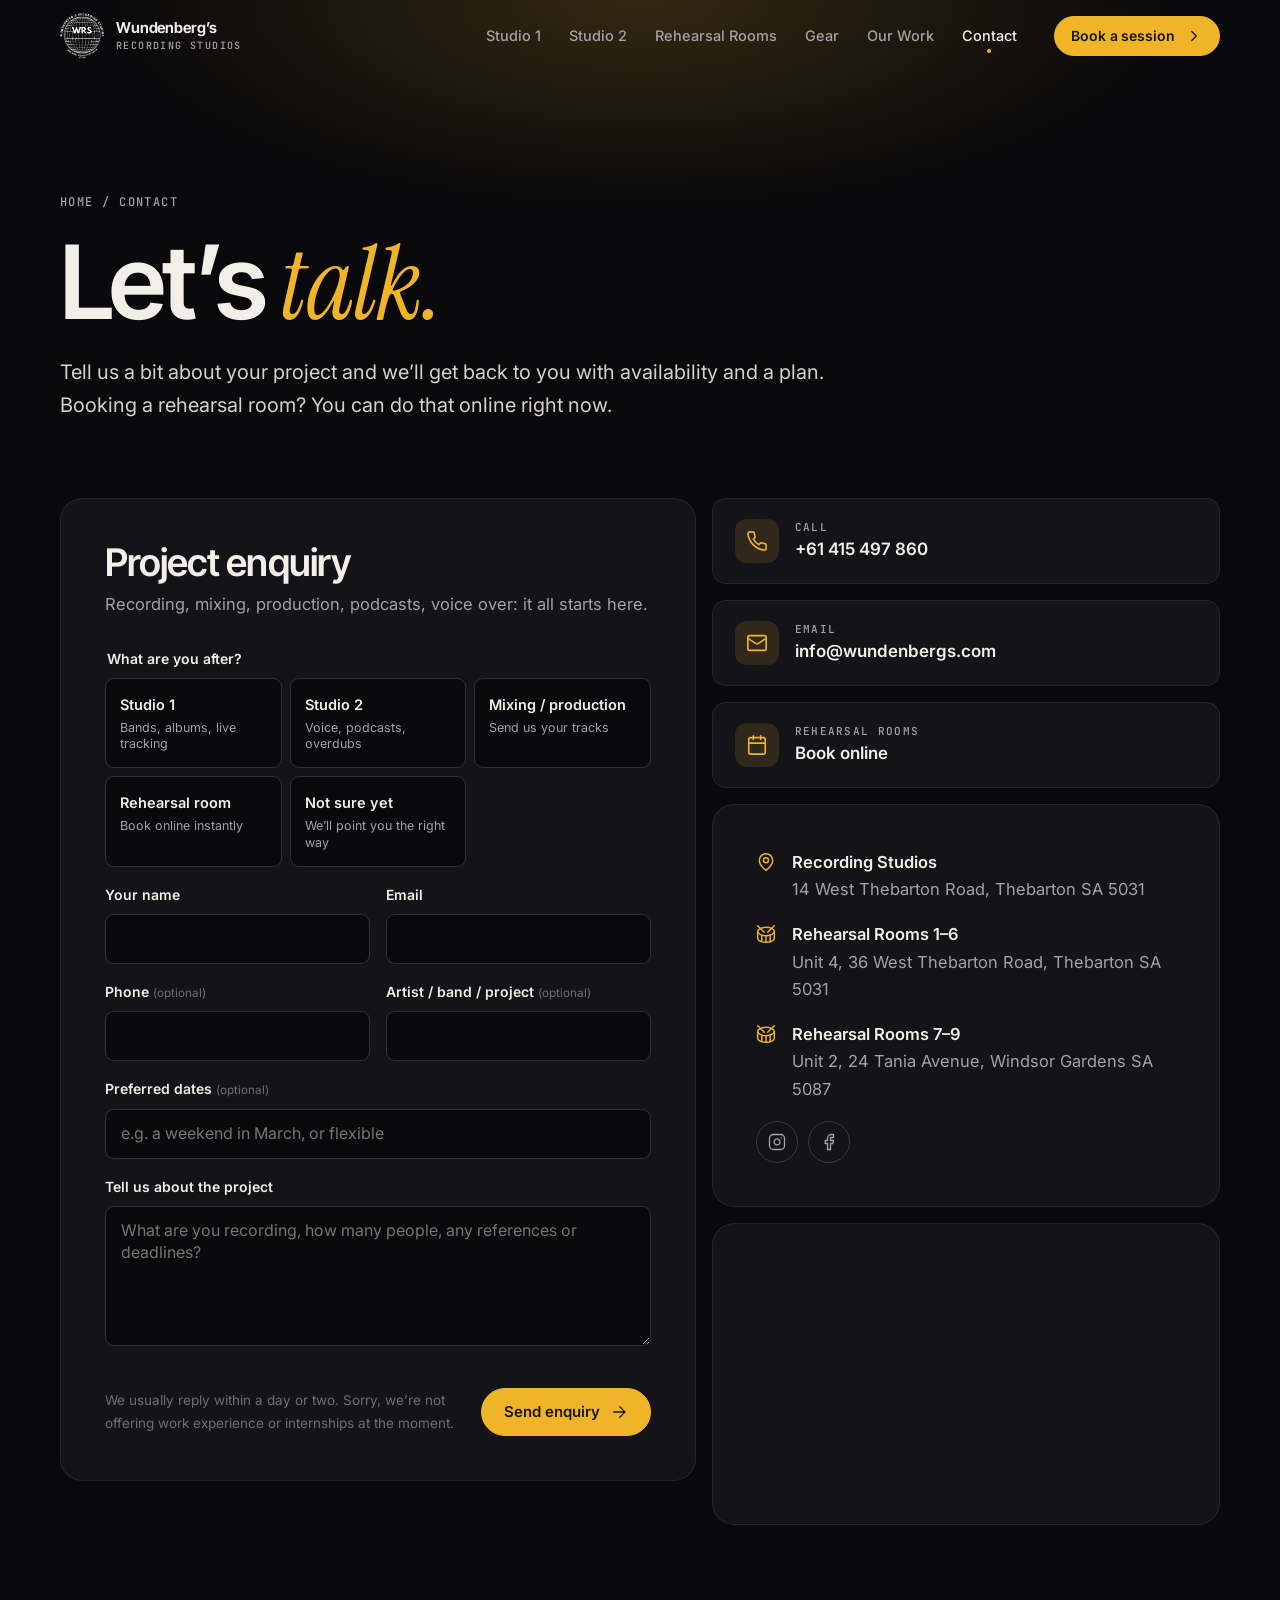
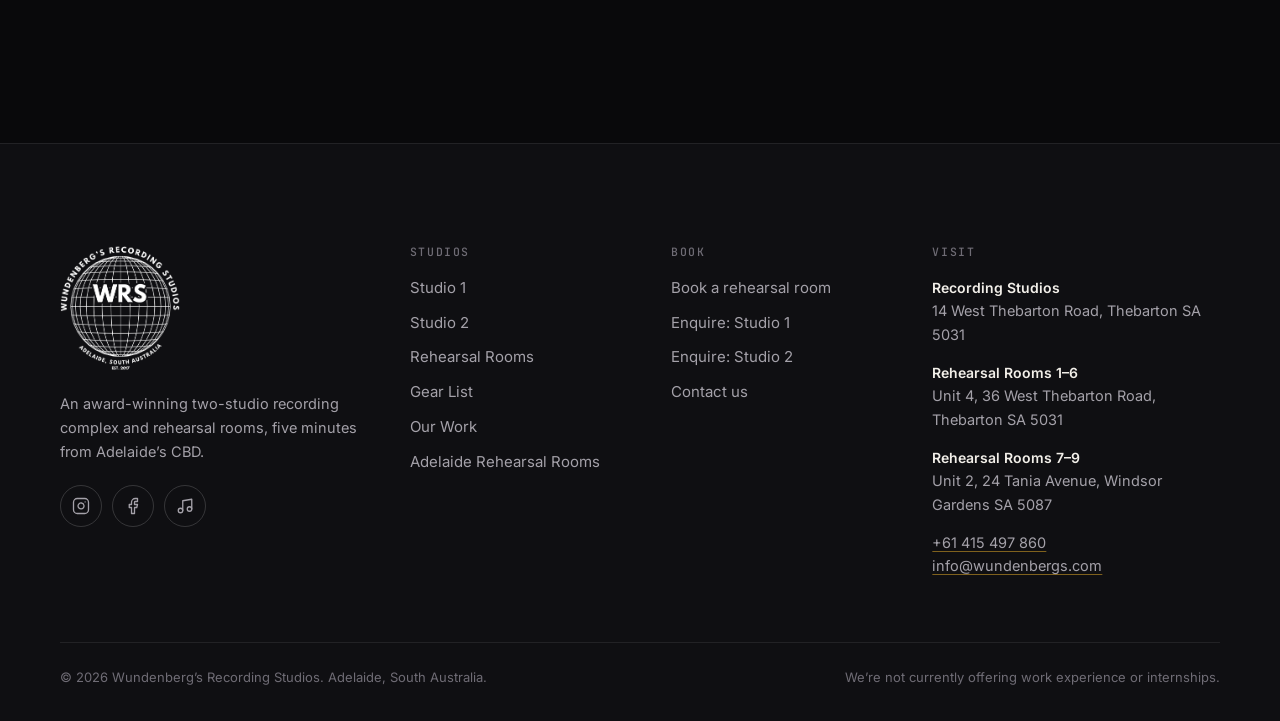
<file: contact.html>
<!doctype html>
<html lang="en-AU">
<head>
<meta charset="utf-8">
<meta name="viewport" content="width=device-width, initial-scale=1">
<title>Contact & Enquiries | Wundenberg's Recording Studios, Adelaide</title>
<meta name="description" content="Enquire about recording, mixing, production, podcasts or voice over at Wundenberg's Recording Studios in Thebarton, Adelaide. Call +61 415 497 860 or email info@wundenbergs.com.">
<meta name="theme-color" content="#09090b">
<meta property="og:type" content="website">
<meta property="og:site_name" content="Wundenberg's Recording Studios">
<meta property="og:title" content="Contact & Enquiries | Wundenberg's Recording Studios, Adelaide">
<meta property="og:description" content="Enquire about recording, mixing, production, podcasts or voice over at Wundenberg's Recording Studios in Thebarton, Adelaide. Call +61 415 497 860 or email info@wundenbergs.com.">
<meta property="og:image" content="assets/img/studio1-console-blue.webp">
<link rel="icon" type="image/png" href="assets/img/favicon.png">
<link rel="apple-touch-icon" href="assets/img/apple-touch-icon.png">
<link rel="preconnect" href="https://fonts.googleapis.com">
<link rel="preconnect" href="https://fonts.gstatic.com" crossorigin>
<link rel="stylesheet" href="https://fonts.googleapis.com/css2?family=Instrument+Serif:ital@0;1&family=Inter+Tight:wght@500;600;700&family=Inter:wght@400;500;600&family=JetBrains+Mono:wght@500&display=swap">
<link rel="stylesheet" href="assets/css/site.css">
</head>
<body data-page="contact">
<a class="skip" href="#main">Skip to content</a>

<header class="site-header">
  <div class="wrap">
    <a class="brand" href="index.html" aria-label="Wundenberg's Recording Studios — home">
      <img src="assets/img/logo-globe.png" alt="" width="44" height="46">
      <span><b>Wundenberg&rsquo;s</b><small>Recording Studios</small></span>
    </a>
    <nav class="nav" aria-label="Main">
      <a href="studio-1.html">Studio 1</a>
      <a href="studio-2.html">Studio 2</a>
      <a href="rehearsal-rooms.html">Rehearsal Rooms</a>
      <a href="gear.html">Gear</a>
      <a href="index.html#work">Our Work</a>
      <a href="contact.html" aria-current="page">Contact</a>
    </nav>
    <div class="header-cta">
      <button class="btn btn-primary btn-sm" type="button" aria-expanded="false" aria-controls="book-menu">Book a session <svg viewBox="0 0 24 24" fill="none" stroke="currentColor" stroke-width="1.75" stroke-linecap="round" stroke-linejoin="round" aria-hidden="true"><path d="m9 18 6-6-6-6"/></svg></button>
      <div class="book-menu" id="book-menu">
        <a href="/book/" data-book>
          <span class="ico"><svg viewBox="0 0 24 24" fill="none" stroke="currentColor" stroke-width="1.75" stroke-linecap="round" stroke-linejoin="round" aria-hidden="true"><rect x="3" y="4" width="18" height="18" rx="2"/><path d="M16 2v4M8 2v4M3 10h18"/></svg></span>
          <span><b>Rehearsal room</b><small>See live availability and book online in a minute.</small></span>
        </a>
        <a href="contact.html">
          <span class="ico"><svg viewBox="0 0 24 24" fill="none" stroke="currentColor" stroke-width="1.75" stroke-linecap="round" stroke-linejoin="round" aria-hidden="true"><rect x="9" y="2" width="6" height="12" rx="3"/><path d="M19 10v1a7 7 0 0 1-14 0v-1M12 18v4"/></svg></span>
          <span><b>Recording, mixing or production</b><small>Tell us about your project and we&rsquo;ll put a session together.</small></span>
        </a>
      </div>
    </div>
    <button class="menu-toggle" type="button" aria-expanded="false" aria-controls="mobile-nav" aria-label="Open menu"><span></span></button>
  </div>
</header>
<nav class="mobile-nav" id="mobile-nav" aria-label="Mobile">
  <a class="m-link" href="index.html">Home<svg viewBox="0 0 24 24" fill="none" stroke="currentColor" stroke-width="1.75" stroke-linecap="round" stroke-linejoin="round" aria-hidden="true"><path d="m9 18 6-6-6-6"/></svg></a>
  <a class="m-link" href="studio-1.html">Studio 1<svg viewBox="0 0 24 24" fill="none" stroke="currentColor" stroke-width="1.75" stroke-linecap="round" stroke-linejoin="round" aria-hidden="true"><path d="m9 18 6-6-6-6"/></svg></a>
  <a class="m-link" href="studio-2.html">Studio 2<svg viewBox="0 0 24 24" fill="none" stroke="currentColor" stroke-width="1.75" stroke-linecap="round" stroke-linejoin="round" aria-hidden="true"><path d="m9 18 6-6-6-6"/></svg></a>
  <a class="m-link" href="rehearsal-rooms.html">Rehearsal Rooms<svg viewBox="0 0 24 24" fill="none" stroke="currentColor" stroke-width="1.75" stroke-linecap="round" stroke-linejoin="round" aria-hidden="true"><path d="m9 18 6-6-6-6"/></svg></a>
  <a class="m-link" href="gear.html">Gear<svg viewBox="0 0 24 24" fill="none" stroke="currentColor" stroke-width="1.75" stroke-linecap="round" stroke-linejoin="round" aria-hidden="true"><path d="m9 18 6-6-6-6"/></svg></a>
  <a class="m-link" href="index.html#work">Our Work<svg viewBox="0 0 24 24" fill="none" stroke="currentColor" stroke-width="1.75" stroke-linecap="round" stroke-linejoin="round" aria-hidden="true"><path d="m9 18 6-6-6-6"/></svg></a>
  <a class="m-link" href="contact.html" aria-current="page">Contact<svg viewBox="0 0 24 24" fill="none" stroke="currentColor" stroke-width="1.75" stroke-linecap="round" stroke-linejoin="round" aria-hidden="true"><path d="m9 18 6-6-6-6"/></svg></a>
  <div class="m-ctas">
    <a class="btn btn-primary" href="/book/" data-book>Book a rehearsal room <svg class="arrow" viewBox="0 0 24 24" fill="none" stroke="currentColor" stroke-width="1.75" stroke-linecap="round" stroke-linejoin="round" aria-hidden="true"><path d="M5 12h14M13 5l7 7-7 7"/></svg></a>
    <a class="btn" href="contact.html">Enquire about recording</a>
  </div>
  <div class="m-contact">
    <a href="tel:+61415497860">+61 415 497 860</a>
    <a href="mailto:info@wundenbergs.com">info@wundenbergs.com</a>
  </div>
</nav>

<main id="main">

<section class="page-hero short">
  <div class="wrap">
    <span class="crumbs"><a href="index.html">Home</a> / Contact</span>
    <h1>Let&rsquo;s <em class="s">talk.</em></h1>
    <p class="lede">Tell us a bit about your project and we&rsquo;ll get back to you with availability and a plan. Booking a rehearsal room? You can do that online right now.</p>
  </div>
</section>

<section class="section-tight" style="padding-top:0">
  <div class="wrap contact-grid">
    <div class="form-card reveal">
      <h2>Project enquiry</h2>
      <p class="muted">Recording, mixing, production, podcasts, voice over: it all starts here.</p>
      <form id="enquiry" class="form-grid" novalidate>
        <fieldset class="field full">
          <legend>What are you after?</legend>
          <div class="choice" style="margin-top:8px">
            <label><input type="radio" name="space" value="studio-1" required><span>Studio 1</span><small>Bands, albums, live tracking</small></label>
            <label><input type="radio" name="space" value="studio-2"><span>Studio 2</span><small>Voice, podcasts, overdubs</small></label>
            <label><input type="radio" name="space" value="mixing"><span>Mixing / production</span><small>Send us your tracks</small></label>
            <label><input type="radio" name="space" value="rehearsal"><span>Rehearsal room</span><small>Book online instantly</small></label>
            <label><input type="radio" name="space" value="other"><span>Not sure yet</span><small>We&rsquo;ll point you the right way</small></label>
          </div>
        </fieldset>
        <div class="rehearsal-nudge" role="status">
          <span><b>Rehearsal rooms book online.</b> See live availability and confirm in about a minute.</span>
          <a class="btn btn-primary btn-sm" href="/book/" data-book>Book a room <svg class="arrow" viewBox="0 0 24 24" fill="none" stroke="currentColor" stroke-width="1.75" stroke-linecap="round" stroke-linejoin="round" aria-hidden="true"><path d="M5 12h14M13 5l7 7-7 7"/></svg></a>
        </div>
        <div class="field"><label for="f-name">Your name</label><input id="f-name" name="name" autocomplete="name" required></div>
        <div class="field"><label for="f-email">Email</label><input id="f-email" name="email" type="email" autocomplete="email" required></div>
        <div class="field"><label for="f-phone">Phone <small>(optional)</small></label><input id="f-phone" name="phone" type="tel" autocomplete="tel"></div>
        <div class="field"><label for="f-act">Artist / band / project <small>(optional)</small></label><input id="f-act" name="act"></div>
        <div class="field full"><label for="f-when">Preferred dates <small>(optional)</small></label><input id="f-when" name="when" placeholder="e.g. a weekend in March, or flexible"></div>
        <div class="field full"><label for="f-msg">Tell us about the project</label><textarea id="f-msg" name="message" required placeholder="What are you recording, how many people, any references or deadlines?"></textarea></div>
        <div class="form-status" role="status" aria-live="polite"></div>
        <div class="form-foot field full">
          <p>We usually reply within a day or two. Sorry, we&rsquo;re not offering work experience or internships at the moment.</p>
          <button class="btn btn-primary" type="submit">Send enquiry <svg class="arrow" viewBox="0 0 24 24" fill="none" stroke="currentColor" stroke-width="1.75" stroke-linecap="round" stroke-linejoin="round" aria-hidden="true"><path d="M5 12h14M13 5l7 7-7 7"/></svg></button>
        </div>
      </form>
    </div>

    <aside class="contact-side">
      <a class="contact-line reveal d1" href="tel:+61415497860"><span class="ico"><svg viewBox="0 0 24 24" fill="none" stroke="currentColor" stroke-width="1.75" stroke-linecap="round" stroke-linejoin="round" aria-hidden="true"><path d="M22 16.92v3a2 2 0 0 1-2.18 2 19.79 19.79 0 0 1-8.63-3.07 19.5 19.5 0 0 1-6-6 19.79 19.79 0 0 1-3.07-8.67A2 2 0 0 1 4.11 2h3a2 2 0 0 1 2 1.72c.127.96.361 1.903.7 2.81a2 2 0 0 1-.45 2.11L8.09 9.91a16 16 0 0 0 6 6l1.27-1.27a2 2 0 0 1 2.11-.45c.907.339 1.85.573 2.81.7A2 2 0 0 1 22 16.92z"/></svg></span><span><small>Call</small><b>+61 415 497 860</b></span></a>
      <a class="contact-line reveal d1" href="mailto:info@wundenbergs.com"><span class="ico"><svg viewBox="0 0 24 24" fill="none" stroke="currentColor" stroke-width="1.75" stroke-linecap="round" stroke-linejoin="round" aria-hidden="true"><rect x="2" y="4" width="20" height="16" rx="2"/><path d="m22 7-8.97 5.7a1.94 1.94 0 0 1-2.06 0L2 7"/></svg></span><span><small>Email</small><b>info@wundenbergs.com</b></span></a>
      <a class="contact-line reveal d2" href="/book/" data-book><span class="ico"><svg viewBox="0 0 24 24" fill="none" stroke="currentColor" stroke-width="1.75" stroke-linecap="round" stroke-linejoin="round" aria-hidden="true"><rect x="3" y="4" width="18" height="18" rx="2"/><path d="M16 2v4M8 2v4M3 10h18"/></svg></span><span><small>Rehearsal rooms</small><b>Book online</b></span></a>
      <div class="loc-card reveal d2" style="gap:18px">
        <div class="addr">
          <div><svg viewBox="0 0 24 24" fill="none" stroke="currentColor" stroke-width="1.75" stroke-linecap="round" stroke-linejoin="round" aria-hidden="true"><path d="M20 10c0 6-8 12-8 12s-8-6-8-12a8 8 0 0 1 16 0Z"/><circle cx="12" cy="10" r="3"/></svg><p style="margin:0"><b>Recording Studios</b><span>14 West Thebarton Road, Thebarton SA 5031</span></p></div>
          <div><svg viewBox="0 0 24 24" fill="none" stroke="currentColor" stroke-width="1.75" stroke-linecap="round" stroke-linejoin="round" aria-hidden="true"><path d="m2 2 8 8M22 2l-8 8"/><ellipse cx="12" cy="9" rx="10" ry="5"/><path d="M7 13.4v7.9M12 14v8M17 13.4v7.9M2 9v8a10 5 0 0 0 20 0V9"/></svg><p style="margin:0"><b>Rehearsal Rooms 1&ndash;6</b><span>Unit 4, 36 West Thebarton Road, Thebarton SA 5031</span></p></div>
          <div><svg viewBox="0 0 24 24" fill="none" stroke="currentColor" stroke-width="1.75" stroke-linecap="round" stroke-linejoin="round" aria-hidden="true"><path d="m2 2 8 8M22 2l-8 8"/><ellipse cx="12" cy="9" rx="10" ry="5"/><path d="M7 13.4v7.9M12 14v8M17 13.4v7.9M2 9v8a10 5 0 0 0 20 0V9"/></svg><p style="margin:0"><b>Rehearsal Rooms 7&ndash;9</b><span>Unit 2, 24 Tania Avenue, Windsor Gardens SA 5087</span></p></div>
        </div>
        <div class="socials" style="margin:0">
          <a href="https://www.instagram.com/wundenbergs" aria-label="Instagram" rel="noopener"><svg viewBox="0 0 24 24" fill="none" stroke="currentColor" stroke-width="1.75" stroke-linecap="round" stroke-linejoin="round" aria-hidden="true"><rect x="2" y="2" width="20" height="20" rx="5"/><path d="M16 11.37A4 4 0 1 1 12.63 8 4 4 0 0 1 16 11.37zM17.5 6.5h.01"/></svg></a>
          <a href="https://www.facebook.com/wundenbergs" aria-label="Facebook" rel="noopener"><svg viewBox="0 0 24 24" fill="none" stroke="currentColor" stroke-width="1.75" stroke-linecap="round" stroke-linejoin="round" aria-hidden="true"><path d="M18 2h-3a5 5 0 0 0-5 5v3H7v4h3v8h4v-8h3l1-4h-4V7a1 1 0 0 1 1-1h3z"/></svg></a>
        </div>
      </div>
      <div class="map reveal d3" style="min-height:300px">
        <iframe title="Map: 14 West Thebarton Road, Thebarton" src="https://maps.google.com/maps?q=14%20West%20Thebarton%20Road%2C%20Thebarton%20SA%205031&amp;z=15&amp;output=embed" loading="lazy" referrerpolicy="no-referrer-when-downgrade" style="min-height:300px"></iframe>
      </div>
    </aside>
  </div>
</section>

</main>

<footer class="site-footer">
  <div class="wrap">
    <div class="foot-grid">
      <div class="foot-brand">
        <img src="assets/img/logo-globe.png" alt="Wundenberg's Recording Studios — Adelaide, South Australia, est. 2017" width="120" height="125" loading="lazy">
        <p>An award-winning two-studio recording complex and rehearsal rooms, five minutes from Adelaide&rsquo;s CBD.</p>
        <div class="socials">
          <a href="https://www.instagram.com/wundenbergs" aria-label="Instagram" rel="noopener"><svg viewBox="0 0 24 24" fill="none" stroke="currentColor" stroke-width="1.75" stroke-linecap="round" stroke-linejoin="round" aria-hidden="true"><rect x="2" y="2" width="20" height="20" rx="5"/><path d="M16 11.37A4 4 0 1 1 12.63 8 4 4 0 0 1 16 11.37zM17.5 6.5h.01"/></svg></a>
          <a href="https://www.facebook.com/wundenbergs" aria-label="Facebook" rel="noopener"><svg viewBox="0 0 24 24" fill="none" stroke="currentColor" stroke-width="1.75" stroke-linecap="round" stroke-linejoin="round" aria-hidden="true"><path d="M18 2h-3a5 5 0 0 0-5 5v3H7v4h3v8h4v-8h3l1-4h-4V7a1 1 0 0 1 1-1h3z"/></svg></a>
          <a href="https://open.spotify.com/playlist/1RSppgIzCa0s5IQXF4ALpA" aria-label="Our work on Spotify" rel="noopener"><svg viewBox="0 0 24 24" fill="none" stroke="currentColor" stroke-width="1.75" stroke-linecap="round" stroke-linejoin="round" aria-hidden="true"><path d="M9 18V5l12-2v13"/><circle cx="6" cy="18" r="3"/><circle cx="18" cy="16" r="3"/></svg></a>
        </div>
      </div>
      <div>
        <h4>Studios</h4>
        <ul>
          <li><a href="studio-1.html">Studio 1</a></li>
          <li><a href="studio-2.html">Studio 2</a></li>
          <li><a href="rehearsal-rooms.html">Rehearsal Rooms</a></li>
          <li><a href="gear.html">Gear List</a></li>
          <li><a href="index.html#work">Our Work</a></li>
          <li><a href="https://adelaiderehearsalrooms.com/" rel="noopener">Adelaide Rehearsal Rooms</a></li>
        </ul>
      </div>
      <div>
        <h4>Book</h4>
        <ul>
          <li><a href="/book/" data-book>Book a rehearsal room</a></li>
          <li><a href="contact.html?for=studio-1">Enquire: Studio 1</a></li>
          <li><a href="contact.html?for=studio-2">Enquire: Studio 2</a></li>
          <li><a href="contact.html">Contact us</a></li>
        </ul>
      </div>
      <div>
        <h4>Visit</h4>
        <address class="foot-addr">
          <span><b>Recording Studios</b>14 West Thebarton Road, Thebarton SA 5031</span>
          <span><b>Rehearsal Rooms 1&ndash;6</b>Unit 4, 36 West Thebarton Road, Thebarton SA 5031</span>
          <span><b>Rehearsal Rooms 7&ndash;9</b>Unit 2, 24 Tania Avenue, Windsor Gardens SA 5087</span>
          <span><a href="tel:+61415497860">+61 415 497 860</a><br><a href="mailto:info@wundenbergs.com">info@wundenbergs.com</a></span>
        </address>
      </div>
    </div>
    <div class="foot-base">
      <span>&copy; <span data-year>2026</span> Wundenberg&rsquo;s Recording Studios. Adelaide, South Australia.</span>
      <span>We&rsquo;re not currently offering work experience or internships.</span>
    </div>
  </div>
</footer>
<script src="assets/js/site.js" defer></script>
</body>
</html>
</file>
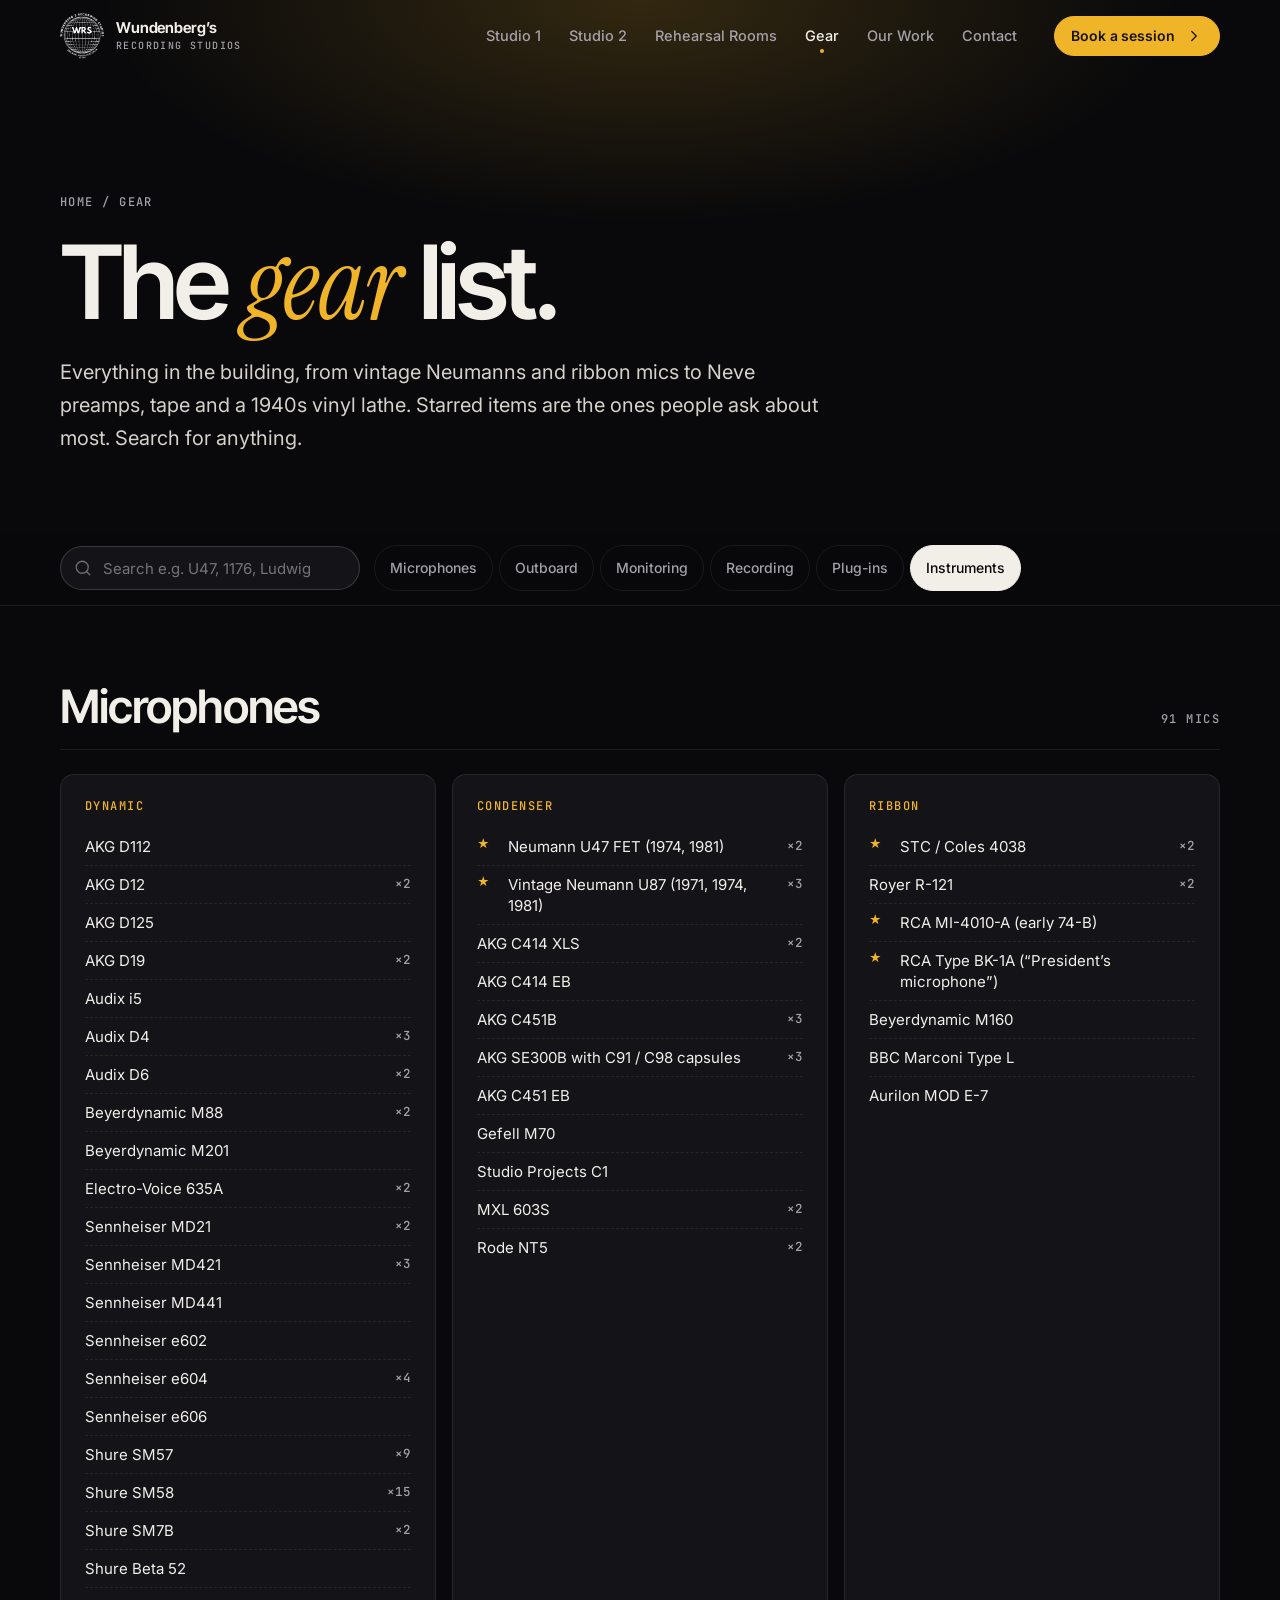
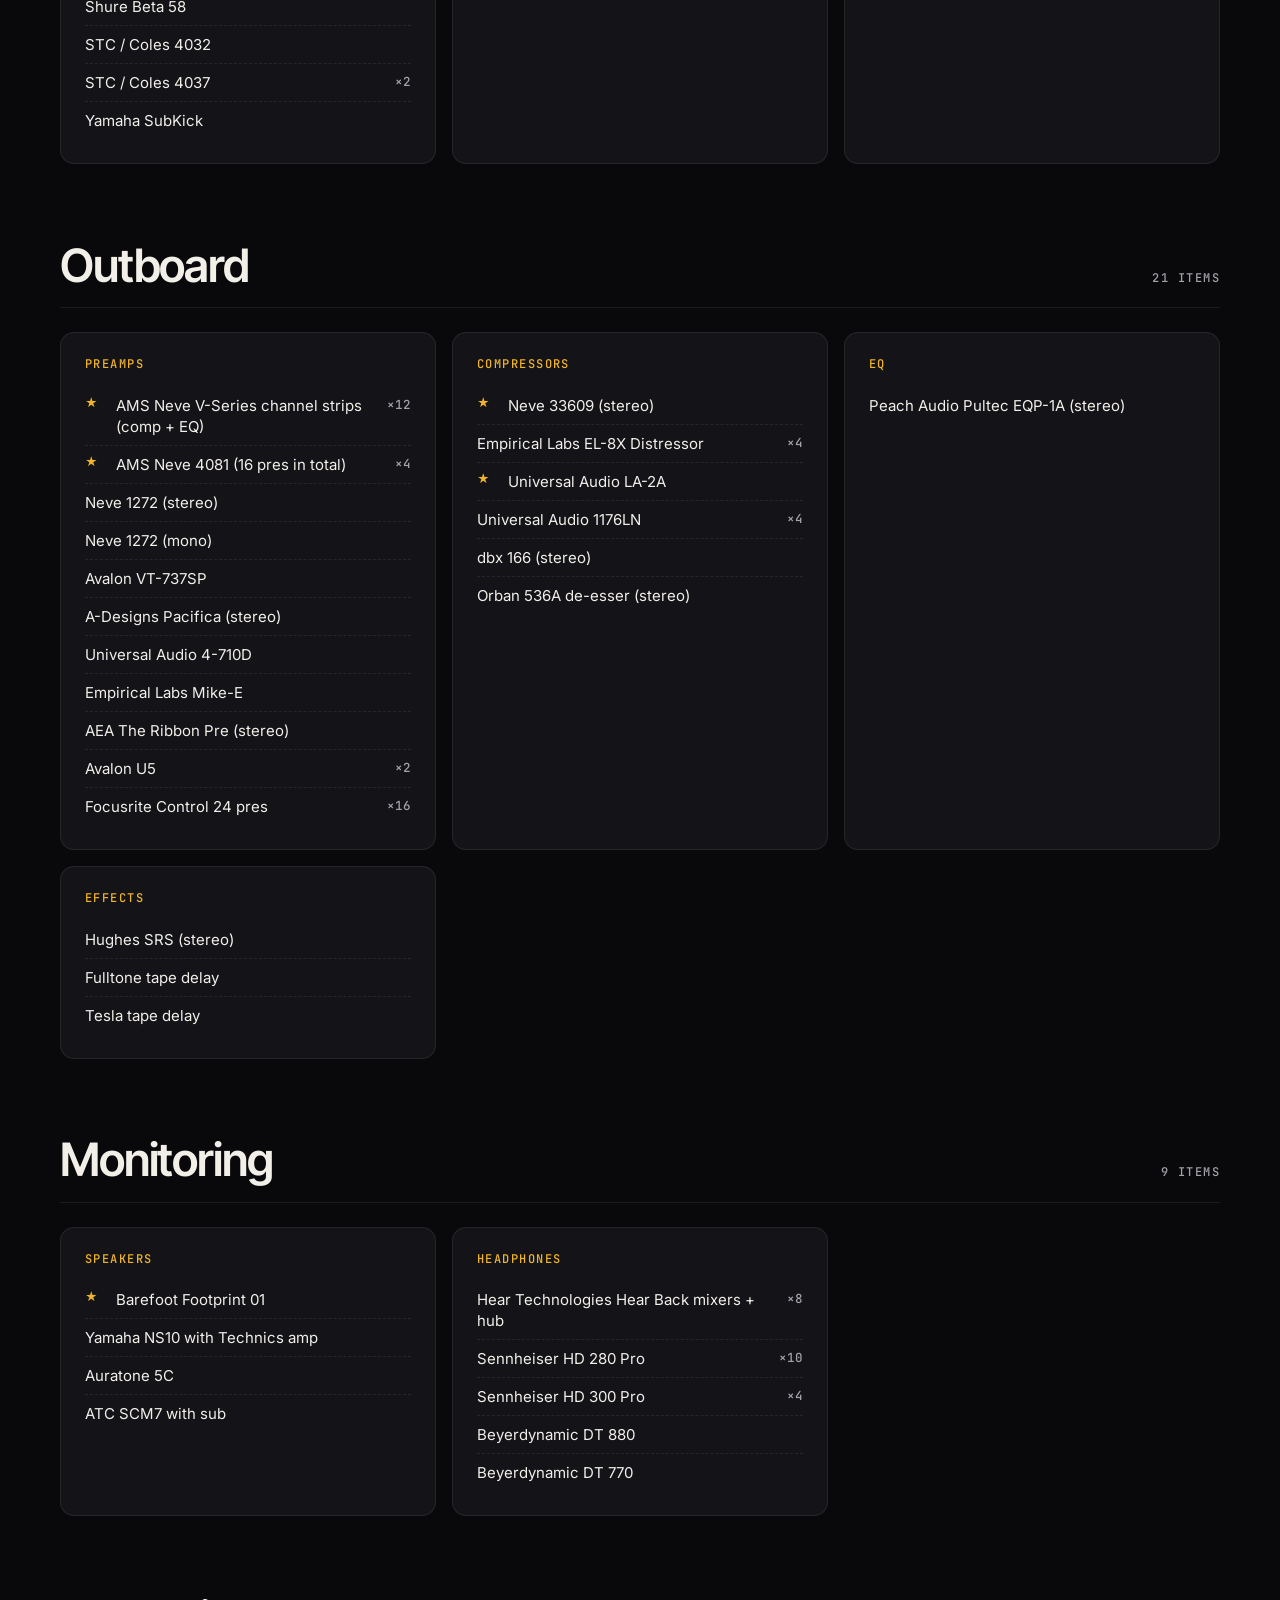
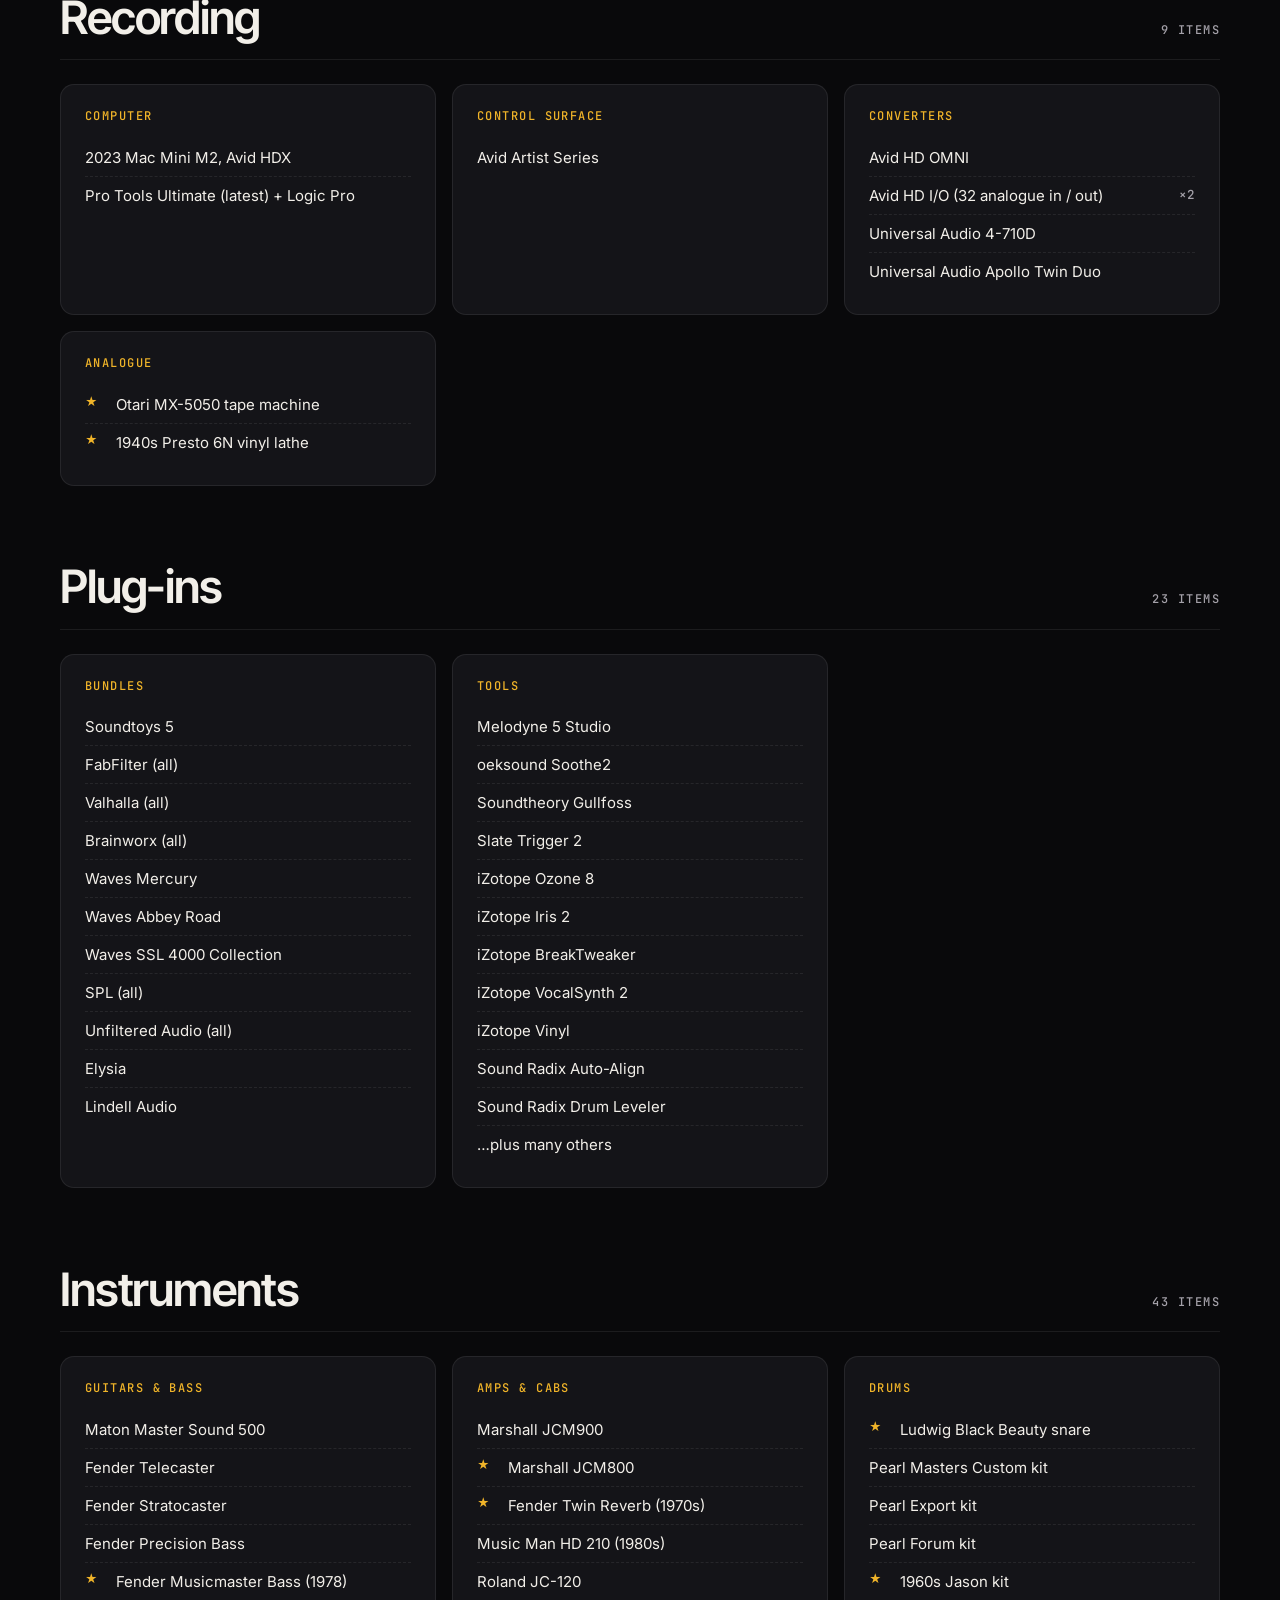
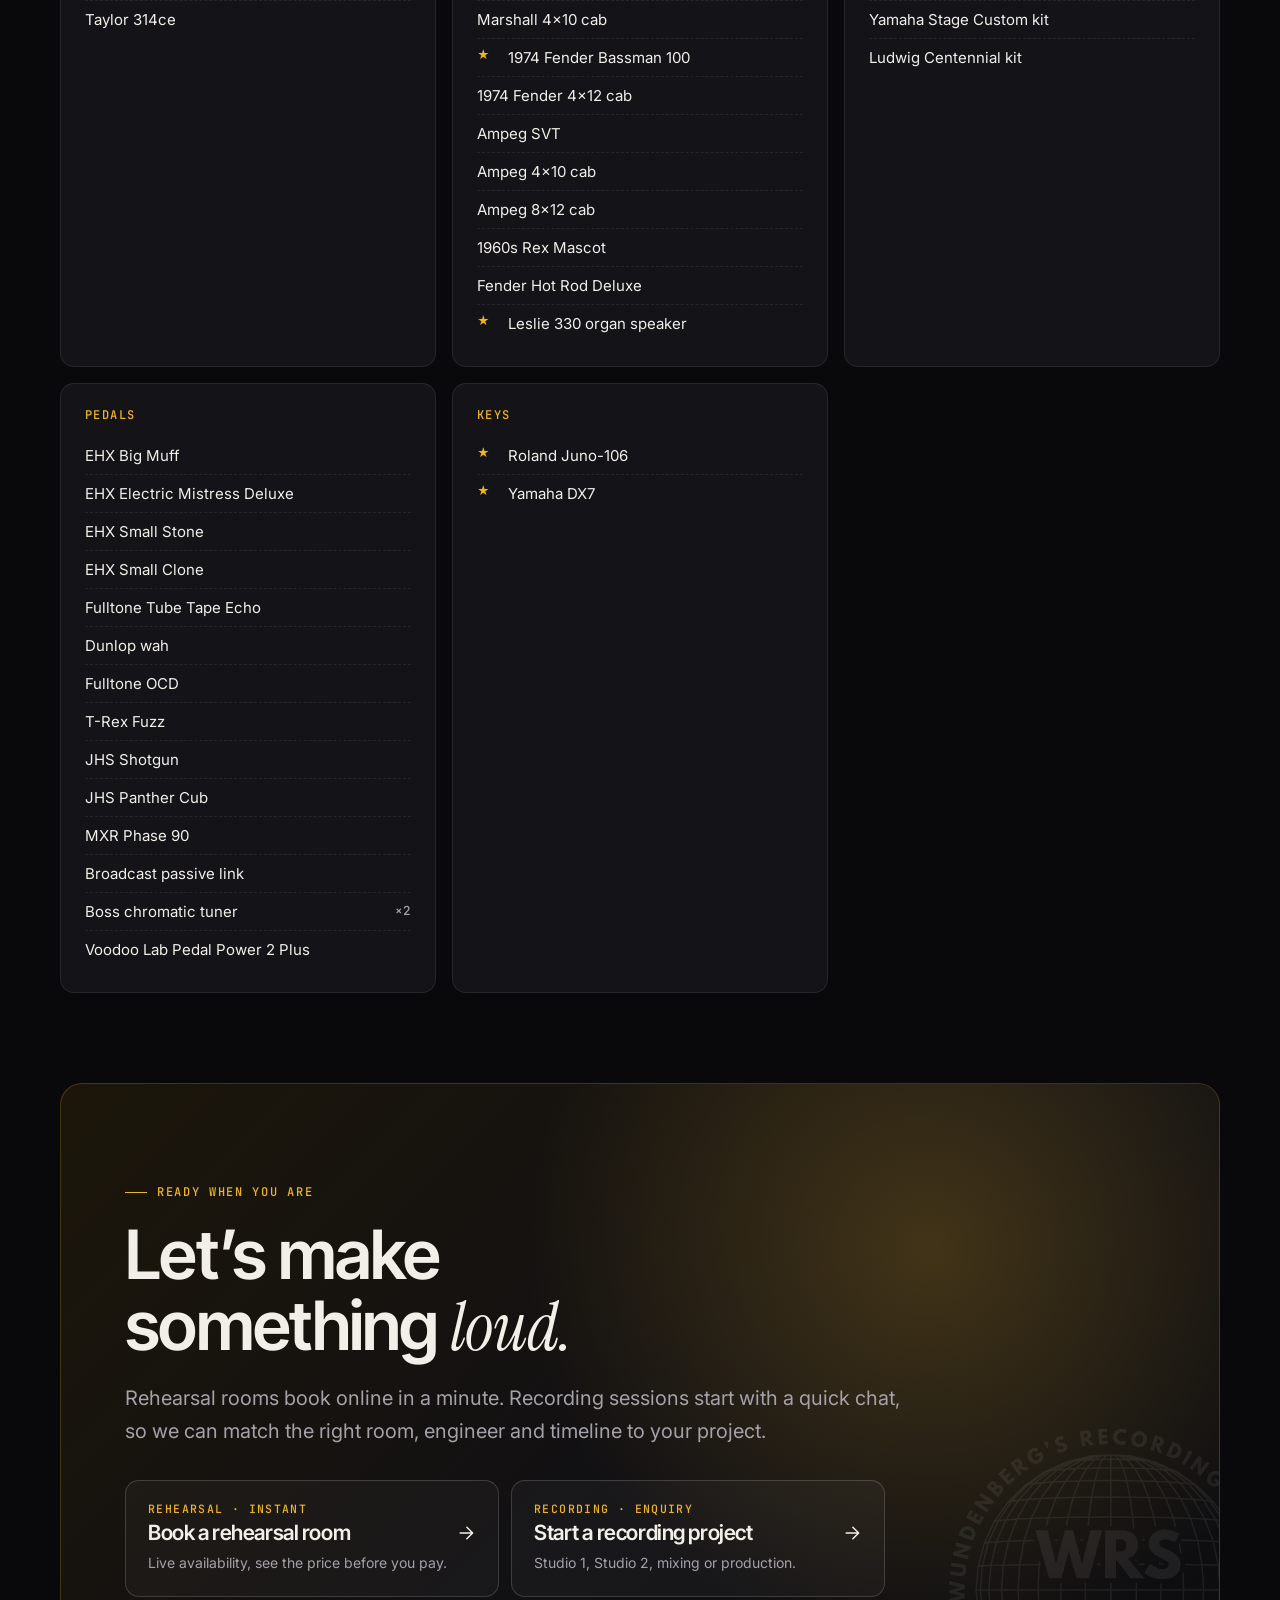
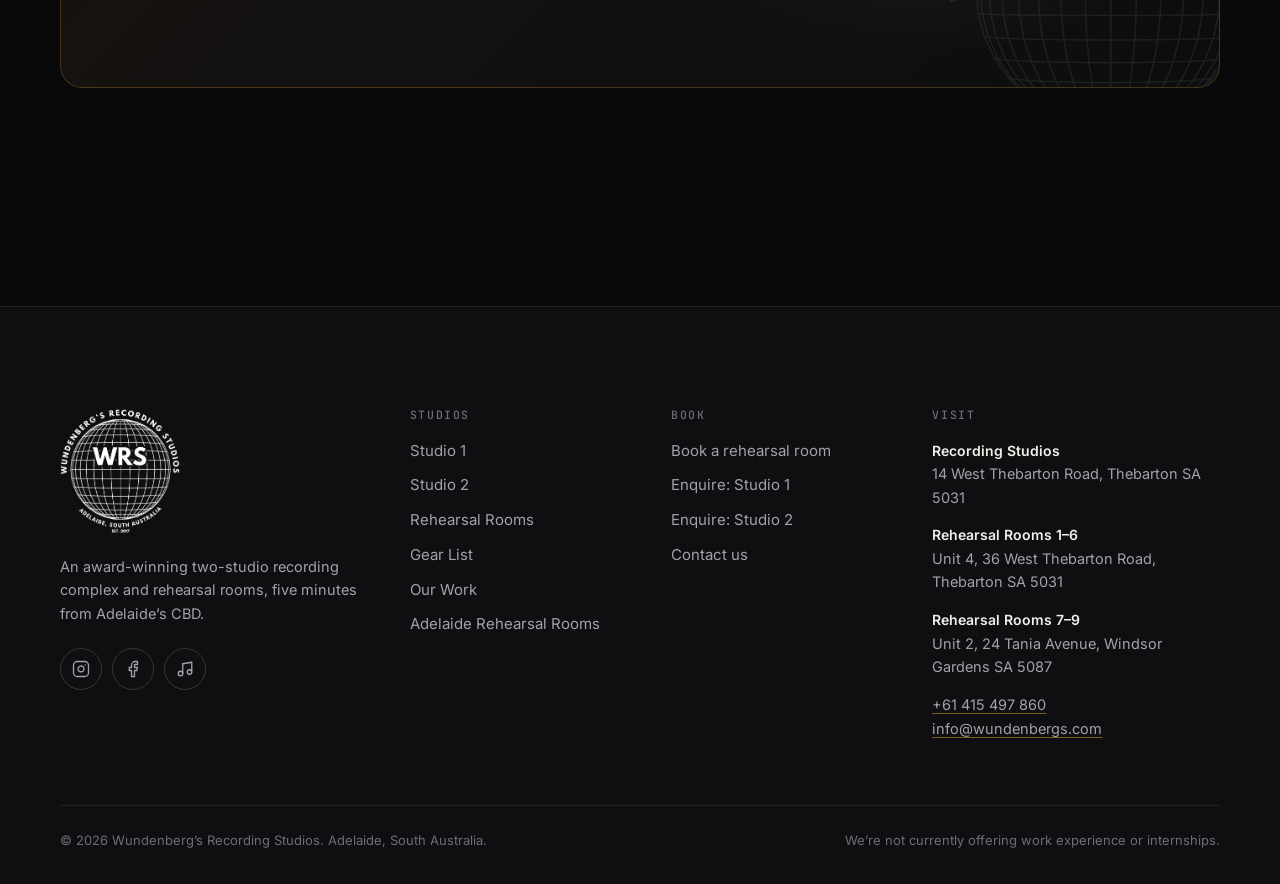
<file: gear.html>
<!doctype html>
<html lang="en-AU">
<head>
<meta charset="utf-8">
<meta name="viewport" content="width=device-width, initial-scale=1">
<title>Gear List — Microphones, Neve outboard & instruments | Wundenberg's</title>
<meta name="description" content="The full Wundenberg's gear list: 91 microphones including Neumann U47 FET and vintage U87s, AMS Neve preamps, Neve 33609, LA-2A, 1176s, Barefoot monitoring, vintage amps, drums and more.">
<meta name="theme-color" content="#09090b">
<meta property="og:type" content="website">
<meta property="og:site_name" content="Wundenberg's Recording Studios">
<meta property="og:title" content="Gear List — Microphones, Neve outboard & instruments | Wundenberg's">
<meta property="og:description" content="The full Wundenberg's gear list: 91 microphones including Neumann U47 FET and vintage U87s, AMS Neve preamps, Neve 33609, LA-2A, 1176s, Barefoot monitoring, vintage amps, drums and more.">
<meta property="og:image" content="assets/img/studio1-console-blue.webp">
<link rel="icon" type="image/png" href="assets/img/favicon.png">
<link rel="apple-touch-icon" href="assets/img/apple-touch-icon.png">
<link rel="preconnect" href="https://fonts.googleapis.com">
<link rel="preconnect" href="https://fonts.gstatic.com" crossorigin>
<link rel="stylesheet" href="https://fonts.googleapis.com/css2?family=Instrument+Serif:ital@0;1&family=Inter+Tight:wght@500;600;700&family=Inter:wght@400;500;600&family=JetBrains+Mono:wght@500&display=swap">
<link rel="stylesheet" href="assets/css/site.css">
</head>
<body data-page="gear">
<a class="skip" href="#main">Skip to content</a>

<header class="site-header">
  <div class="wrap">
    <a class="brand" href="index.html" aria-label="Wundenberg's Recording Studios — home">
      <img src="assets/img/logo-globe.png" alt="" width="44" height="46">
      <span><b>Wundenberg&rsquo;s</b><small>Recording Studios</small></span>
    </a>
    <nav class="nav" aria-label="Main">
      <a href="studio-1.html">Studio 1</a>
      <a href="studio-2.html">Studio 2</a>
      <a href="rehearsal-rooms.html">Rehearsal Rooms</a>
      <a href="gear.html" aria-current="page">Gear</a>
      <a href="index.html#work">Our Work</a>
      <a href="contact.html">Contact</a>
    </nav>
    <div class="header-cta">
      <button class="btn btn-primary btn-sm" type="button" aria-expanded="false" aria-controls="book-menu">Book a session <svg viewBox="0 0 24 24" fill="none" stroke="currentColor" stroke-width="1.75" stroke-linecap="round" stroke-linejoin="round" aria-hidden="true"><path d="m9 18 6-6-6-6"/></svg></button>
      <div class="book-menu" id="book-menu">
        <a href="/book/" data-book>
          <span class="ico"><svg viewBox="0 0 24 24" fill="none" stroke="currentColor" stroke-width="1.75" stroke-linecap="round" stroke-linejoin="round" aria-hidden="true"><rect x="3" y="4" width="18" height="18" rx="2"/><path d="M16 2v4M8 2v4M3 10h18"/></svg></span>
          <span><b>Rehearsal room</b><small>See live availability and book online in a minute.</small></span>
        </a>
        <a href="contact.html">
          <span class="ico"><svg viewBox="0 0 24 24" fill="none" stroke="currentColor" stroke-width="1.75" stroke-linecap="round" stroke-linejoin="round" aria-hidden="true"><rect x="9" y="2" width="6" height="12" rx="3"/><path d="M19 10v1a7 7 0 0 1-14 0v-1M12 18v4"/></svg></span>
          <span><b>Recording, mixing or production</b><small>Tell us about your project and we&rsquo;ll put a session together.</small></span>
        </a>
      </div>
    </div>
    <button class="menu-toggle" type="button" aria-expanded="false" aria-controls="mobile-nav" aria-label="Open menu"><span></span></button>
  </div>
</header>
<nav class="mobile-nav" id="mobile-nav" aria-label="Mobile">
  <a class="m-link" href="index.html">Home<svg viewBox="0 0 24 24" fill="none" stroke="currentColor" stroke-width="1.75" stroke-linecap="round" stroke-linejoin="round" aria-hidden="true"><path d="m9 18 6-6-6-6"/></svg></a>
  <a class="m-link" href="studio-1.html">Studio 1<svg viewBox="0 0 24 24" fill="none" stroke="currentColor" stroke-width="1.75" stroke-linecap="round" stroke-linejoin="round" aria-hidden="true"><path d="m9 18 6-6-6-6"/></svg></a>
  <a class="m-link" href="studio-2.html">Studio 2<svg viewBox="0 0 24 24" fill="none" stroke="currentColor" stroke-width="1.75" stroke-linecap="round" stroke-linejoin="round" aria-hidden="true"><path d="m9 18 6-6-6-6"/></svg></a>
  <a class="m-link" href="rehearsal-rooms.html">Rehearsal Rooms<svg viewBox="0 0 24 24" fill="none" stroke="currentColor" stroke-width="1.75" stroke-linecap="round" stroke-linejoin="round" aria-hidden="true"><path d="m9 18 6-6-6-6"/></svg></a>
  <a class="m-link" href="gear.html" aria-current="page">Gear<svg viewBox="0 0 24 24" fill="none" stroke="currentColor" stroke-width="1.75" stroke-linecap="round" stroke-linejoin="round" aria-hidden="true"><path d="m9 18 6-6-6-6"/></svg></a>
  <a class="m-link" href="index.html#work">Our Work<svg viewBox="0 0 24 24" fill="none" stroke="currentColor" stroke-width="1.75" stroke-linecap="round" stroke-linejoin="round" aria-hidden="true"><path d="m9 18 6-6-6-6"/></svg></a>
  <a class="m-link" href="contact.html">Contact<svg viewBox="0 0 24 24" fill="none" stroke="currentColor" stroke-width="1.75" stroke-linecap="round" stroke-linejoin="round" aria-hidden="true"><path d="m9 18 6-6-6-6"/></svg></a>
  <div class="m-ctas">
    <a class="btn btn-primary" href="/book/" data-book>Book a rehearsal room <svg class="arrow" viewBox="0 0 24 24" fill="none" stroke="currentColor" stroke-width="1.75" stroke-linecap="round" stroke-linejoin="round" aria-hidden="true"><path d="M5 12h14M13 5l7 7-7 7"/></svg></a>
    <a class="btn" href="contact.html">Enquire about recording</a>
  </div>
  <div class="m-contact">
    <a href="tel:+61415497860">+61 415 497 860</a>
    <a href="mailto:info@wundenbergs.com">info@wundenbergs.com</a>
  </div>
</nav>

<main id="main">

<section class="page-hero short">
  <div class="wrap">
    <span class="crumbs"><a href="index.html">Home</a> / Gear</span>
    <h1>The <em class="s">gear</em> list.</h1>
    <p class="lede">Everything in the building, from vintage Neumanns and ribbon mics to Neve preamps, tape and a 1940s vinyl lathe. Starred items are the ones people ask about most. Search for anything.</p>
  </div>
</section>

<div class="gear-tools">
  <div class="wrap">
    <label class="gear-search"><span class="sr-only">Search the gear list</span><svg viewBox="0 0 24 24" fill="none" stroke="currentColor" stroke-width="1.75" stroke-linecap="round" stroke-linejoin="round" aria-hidden="true"><circle cx="11" cy="11" r="8"/><path d="m21 21-4.3-4.3"/></svg><input id="gear-q" type="search" placeholder="Search e.g. U47, 1176, Ludwig" autocomplete="off"></label>
    <nav class="gear-tabs" aria-label="Gear categories"><a href="#microphones">Microphones</a><a href="#outboard">Outboard</a><a href="#monitoring">Monitoring</a><a href="#recording">Recording</a><a href="#plugins">Plug-ins</a><a href="#instruments">Instruments</a></nav>
  </div>
</div>

<div class="gear-list">

  <section class="gear-cat" id="microphones" aria-labelledby="h-microphones">
    <div class="wrap">
      <div class="gear-cat-head"><h2 id="h-microphones">Microphones</h2><span>91 mics</span></div>
      <div class="gear-groups"><div class="gear-group"><h3>Dynamic</h3><ul><li>AKG D112</li><li>AKG D12<i>&times;2</i></li><li>AKG D125</li><li>AKG D19<i>&times;2</i></li><li>Audix i5</li><li>Audix D4<i>&times;3</i></li><li>Audix D6<i>&times;2</i></li><li>Beyerdynamic M88<i>&times;2</i></li><li>Beyerdynamic M201</li><li>Electro-Voice 635A<i>&times;2</i></li><li>Sennheiser MD21<i>&times;2</i></li><li>Sennheiser MD421<i>&times;3</i></li><li>Sennheiser MD441</li><li>Sennheiser e602</li><li>Sennheiser e604<i>&times;4</i></li><li>Sennheiser e606</li><li>Shure SM57<i>&times;9</i></li><li>Shure SM58<i>&times;15</i></li><li>Shure SM7B<i>&times;2</i></li><li>Shure Beta 52</li><li>Shure Beta 58</li><li>STC / Coles 4032</li><li>STC / Coles 4037<i>&times;2</i></li><li>Yamaha SubKick</li></ul></div><div class="gear-group"><h3>Condenser</h3><ul><li class="star">Neumann U47 FET (1974, 1981)<i>&times;2</i></li><li class="star">Vintage Neumann U87 (1971, 1974, 1981)<i>&times;3</i></li><li>AKG C414 XLS<i>&times;2</i></li><li>AKG C414 EB</li><li>AKG C451B<i>&times;3</i></li><li>AKG SE300B with C91 / C98 capsules<i>&times;3</i></li><li>AKG C451 EB</li><li>Gefell M70</li><li>Studio Projects C1</li><li>MXL 603S<i>&times;2</i></li><li>Rode NT5<i>&times;2</i></li></ul></div><div class="gear-group"><h3>Ribbon</h3><ul><li class="star">STC / Coles 4038<i>&times;2</i></li><li>Royer R-121<i>&times;2</i></li><li class="star">RCA MI-4010-A (early 74-B)</li><li class="star">RCA Type BK-1A (&ldquo;President&rsquo;s microphone&rdquo;)</li><li>Beyerdynamic M160</li><li>BBC Marconi Type L</li><li>Aurilon MOD E-7</li></ul></div></div>
    </div>
  </section>
  <section class="gear-cat" id="outboard" aria-labelledby="h-outboard">
    <div class="wrap">
      <div class="gear-cat-head"><h2 id="h-outboard">Outboard</h2><span>21 items</span></div>
      <div class="gear-groups"><div class="gear-group"><h3>Preamps</h3><ul><li class="star">AMS Neve V-Series channel strips (comp + EQ)<i>&times;12</i></li><li class="star">AMS Neve 4081 (16 pres in total)<i>&times;4</i></li><li>Neve 1272 (stereo)</li><li>Neve 1272 (mono)</li><li>Avalon VT-737SP</li><li>A-Designs Pacifica (stereo)</li><li>Universal Audio 4-710D</li><li>Empirical Labs Mike-E</li><li>AEA The Ribbon Pre (stereo)</li><li>Avalon U5<i>&times;2</i></li><li>Focusrite Control 24 pres<i>&times;16</i></li></ul></div><div class="gear-group"><h3>Compressors</h3><ul><li class="star">Neve 33609 (stereo)</li><li>Empirical Labs EL-8X Distressor<i>&times;4</i></li><li class="star">Universal Audio LA-2A</li><li>Universal Audio 1176LN<i>&times;4</i></li><li>dbx 166 (stereo)</li><li>Orban 536A de-esser (stereo)</li></ul></div><div class="gear-group"><h3>EQ</h3><ul><li>Peach Audio Pultec EQP-1A (stereo)</li></ul></div><div class="gear-group"><h3>Effects</h3><ul><li>Hughes SRS (stereo)</li><li>Fulltone tape delay</li><li>Tesla tape delay</li></ul></div></div>
    </div>
  </section>
  <section class="gear-cat" id="monitoring" aria-labelledby="h-monitoring">
    <div class="wrap">
      <div class="gear-cat-head"><h2 id="h-monitoring">Monitoring</h2><span>9 items</span></div>
      <div class="gear-groups"><div class="gear-group"><h3>Speakers</h3><ul><li class="star">Barefoot Footprint 01</li><li>Yamaha NS10 with Technics amp</li><li>Auratone 5C</li><li>ATC SCM7 with sub</li></ul></div><div class="gear-group"><h3>Headphones</h3><ul><li>Hear Technologies Hear Back mixers + hub<i>&times;8</i></li><li>Sennheiser HD 280 Pro<i>&times;10</i></li><li>Sennheiser HD 300 Pro<i>&times;4</i></li><li>Beyerdynamic DT 880</li><li>Beyerdynamic DT 770</li></ul></div></div>
    </div>
  </section>
  <section class="gear-cat" id="recording" aria-labelledby="h-recording">
    <div class="wrap">
      <div class="gear-cat-head"><h2 id="h-recording">Recording</h2><span>9 items</span></div>
      <div class="gear-groups"><div class="gear-group"><h3>Computer</h3><ul><li>2023 Mac Mini M2, Avid HDX</li><li>Pro Tools Ultimate (latest) + Logic Pro</li></ul></div><div class="gear-group"><h3>Control surface</h3><ul><li>Avid Artist Series</li></ul></div><div class="gear-group"><h3>Converters</h3><ul><li>Avid HD OMNI</li><li>Avid HD I/O (32 analogue in / out)<i>&times;2</i></li><li>Universal Audio 4-710D</li><li>Universal Audio Apollo Twin Duo</li></ul></div><div class="gear-group"><h3>Analogue</h3><ul><li class="star">Otari MX-5050 tape machine</li><li class="star">1940s Presto 6N vinyl lathe</li></ul></div></div>
    </div>
  </section>
  <section class="gear-cat" id="plugins" aria-labelledby="h-plugins">
    <div class="wrap">
      <div class="gear-cat-head"><h2 id="h-plugins">Plug-ins</h2><span>23 items</span></div>
      <div class="gear-groups"><div class="gear-group"><h3>Bundles</h3><ul><li>Soundtoys 5</li><li>FabFilter (all)</li><li>Valhalla (all)</li><li>Brainworx (all)</li><li>Waves Mercury</li><li>Waves Abbey Road</li><li>Waves SSL 4000 Collection</li><li>SPL (all)</li><li>Unfiltered Audio (all)</li><li>Elysia</li><li>Lindell Audio</li></ul></div><div class="gear-group"><h3>Tools</h3><ul><li>Melodyne 5 Studio</li><li>oeksound Soothe2</li><li>Soundtheory Gullfoss</li><li>Slate Trigger 2</li><li>iZotope Ozone 8</li><li>iZotope Iris 2</li><li>iZotope BreakTweaker</li><li>iZotope VocalSynth 2</li><li>iZotope Vinyl</li><li>Sound Radix Auto-Align</li><li>Sound Radix Drum Leveler</li><li>&hellip;plus many others</li></ul></div></div>
    </div>
  </section>
  <section class="gear-cat" id="instruments" aria-labelledby="h-instruments">
    <div class="wrap">
      <div class="gear-cat-head"><h2 id="h-instruments">Instruments</h2><span>43 items</span></div>
      <div class="gear-groups"><div class="gear-group"><h3>Guitars &amp; bass</h3><ul><li>Maton Master Sound 500</li><li>Fender Telecaster</li><li>Fender Stratocaster</li><li>Fender Precision Bass</li><li class="star">Fender Musicmaster Bass (1978)</li><li>Taylor 314ce</li></ul></div><div class="gear-group"><h3>Amps &amp; cabs</h3><ul><li>Marshall JCM900</li><li class="star">Marshall JCM800</li><li class="star">Fender Twin Reverb (1970s)</li><li>Music Man HD 210 (1980s)</li><li>Roland JC-120</li><li>Marshall 4&times;10 cab</li><li class="star">1974 Fender Bassman 100</li><li>1974 Fender 4&times;12 cab</li><li>Ampeg SVT</li><li>Ampeg 4&times;10 cab</li><li>Ampeg 8&times;12 cab</li><li>1960s Rex Mascot</li><li>Fender Hot Rod Deluxe</li><li class="star">Leslie 330 organ speaker</li></ul></div><div class="gear-group"><h3>Drums</h3><ul><li class="star">Ludwig Black Beauty snare</li><li>Pearl Masters Custom kit</li><li>Pearl Export kit</li><li>Pearl Forum kit</li><li class="star">1960s Jason kit</li><li>Yamaha Stage Custom kit</li><li>Ludwig Centennial kit</li></ul></div><div class="gear-group"><h3>Pedals</h3><ul><li>EHX Big Muff</li><li>EHX Electric Mistress Deluxe</li><li>EHX Small Stone</li><li>EHX Small Clone</li><li>Fulltone Tube Tape Echo</li><li>Dunlop wah</li><li>Fulltone OCD</li><li>T-Rex Fuzz</li><li>JHS Shotgun</li><li>JHS Panther Cub</li><li>MXR Phase 90</li><li>Broadcast passive link</li><li>Boss chromatic tuner<i>&times;2</i></li><li>Voodoo Lab Pedal Power 2 Plus</li></ul></div><div class="gear-group"><h3>Keys</h3><ul><li class="star">Roland Juno-106</li><li class="star">Yamaha DX7</li></ul></div></div>
    </div>
  </section>
  <div class="wrap"><p class="gear-empty" role="status">Nothing matches &ldquo;<b></b>&rdquo;. Try a brand or model, or <a href="contact.html">just ask us</a>.</p></div>
</div>

<section class="section-tight">
  <div class="wrap">
    <div class="cta-band reveal">
      <span class="eyebrow">Ready when you are</span>
      <h2>Let&rsquo;s make something <em class="s">loud.</em></h2>
      <p class="lede">Rehearsal rooms book online in a minute. Recording sessions start with a quick chat, so we can match the right room, engineer and timeline to your project.</p>
      <div class="cta-grid">
        <a class="cta-opt" href="/book/" data-book>
          <span class="k">Rehearsal &middot; instant</span>
          <b>Book a rehearsal room <svg viewBox="0 0 24 24" fill="none" stroke="currentColor" stroke-width="1.75" stroke-linecap="round" stroke-linejoin="round" aria-hidden="true"><path d="M5 12h14M13 5l7 7-7 7"/></svg></b>
          <small>Live availability, see the price before you pay.</small>
        </a>
        <a class="cta-opt" href="contact.html">
          <span class="k">Recording &middot; enquiry</span>
          <b>Start a recording project <svg viewBox="0 0 24 24" fill="none" stroke="currentColor" stroke-width="1.75" stroke-linecap="round" stroke-linejoin="round" aria-hidden="true"><path d="M5 12h14M13 5l7 7-7 7"/></svg></b>
          <small>Studio 1, Studio 2, mixing or production.</small>
        </a>
      </div>
    </div>
  </div>
</section>

</main>

<footer class="site-footer">
  <div class="wrap">
    <div class="foot-grid">
      <div class="foot-brand">
        <img src="assets/img/logo-globe.png" alt="Wundenberg's Recording Studios — Adelaide, South Australia, est. 2017" width="120" height="125" loading="lazy">
        <p>An award-winning two-studio recording complex and rehearsal rooms, five minutes from Adelaide&rsquo;s CBD.</p>
        <div class="socials">
          <a href="https://www.instagram.com/wundenbergs" aria-label="Instagram" rel="noopener"><svg viewBox="0 0 24 24" fill="none" stroke="currentColor" stroke-width="1.75" stroke-linecap="round" stroke-linejoin="round" aria-hidden="true"><rect x="2" y="2" width="20" height="20" rx="5"/><path d="M16 11.37A4 4 0 1 1 12.63 8 4 4 0 0 1 16 11.37zM17.5 6.5h.01"/></svg></a>
          <a href="https://www.facebook.com/wundenbergs" aria-label="Facebook" rel="noopener"><svg viewBox="0 0 24 24" fill="none" stroke="currentColor" stroke-width="1.75" stroke-linecap="round" stroke-linejoin="round" aria-hidden="true"><path d="M18 2h-3a5 5 0 0 0-5 5v3H7v4h3v8h4v-8h3l1-4h-4V7a1 1 0 0 1 1-1h3z"/></svg></a>
          <a href="https://open.spotify.com/playlist/1RSppgIzCa0s5IQXF4ALpA" aria-label="Our work on Spotify" rel="noopener"><svg viewBox="0 0 24 24" fill="none" stroke="currentColor" stroke-width="1.75" stroke-linecap="round" stroke-linejoin="round" aria-hidden="true"><path d="M9 18V5l12-2v13"/><circle cx="6" cy="18" r="3"/><circle cx="18" cy="16" r="3"/></svg></a>
        </div>
      </div>
      <div>
        <h4>Studios</h4>
        <ul>
          <li><a href="studio-1.html">Studio 1</a></li>
          <li><a href="studio-2.html">Studio 2</a></li>
          <li><a href="rehearsal-rooms.html">Rehearsal Rooms</a></li>
          <li><a href="gear.html">Gear List</a></li>
          <li><a href="index.html#work">Our Work</a></li>
          <li><a href="https://adelaiderehearsalrooms.com/" rel="noopener">Adelaide Rehearsal Rooms</a></li>
        </ul>
      </div>
      <div>
        <h4>Book</h4>
        <ul>
          <li><a href="/book/" data-book>Book a rehearsal room</a></li>
          <li><a href="contact.html?for=studio-1">Enquire: Studio 1</a></li>
          <li><a href="contact.html?for=studio-2">Enquire: Studio 2</a></li>
          <li><a href="contact.html">Contact us</a></li>
        </ul>
      </div>
      <div>
        <h4>Visit</h4>
        <address class="foot-addr">
          <span><b>Recording Studios</b>14 West Thebarton Road, Thebarton SA 5031</span>
          <span><b>Rehearsal Rooms 1&ndash;6</b>Unit 4, 36 West Thebarton Road, Thebarton SA 5031</span>
          <span><b>Rehearsal Rooms 7&ndash;9</b>Unit 2, 24 Tania Avenue, Windsor Gardens SA 5087</span>
          <span><a href="tel:+61415497860">+61 415 497 860</a><br><a href="mailto:info@wundenbergs.com">info@wundenbergs.com</a></span>
        </address>
      </div>
    </div>
    <div class="foot-base">
      <span>&copy; <span data-year>2026</span> Wundenberg&rsquo;s Recording Studios. Adelaide, South Australia.</span>
      <span>We&rsquo;re not currently offering work experience or internships.</span>
    </div>
  </div>
</footer>
<script src="assets/js/site.js" defer></script>
</body>
</html>
</file>
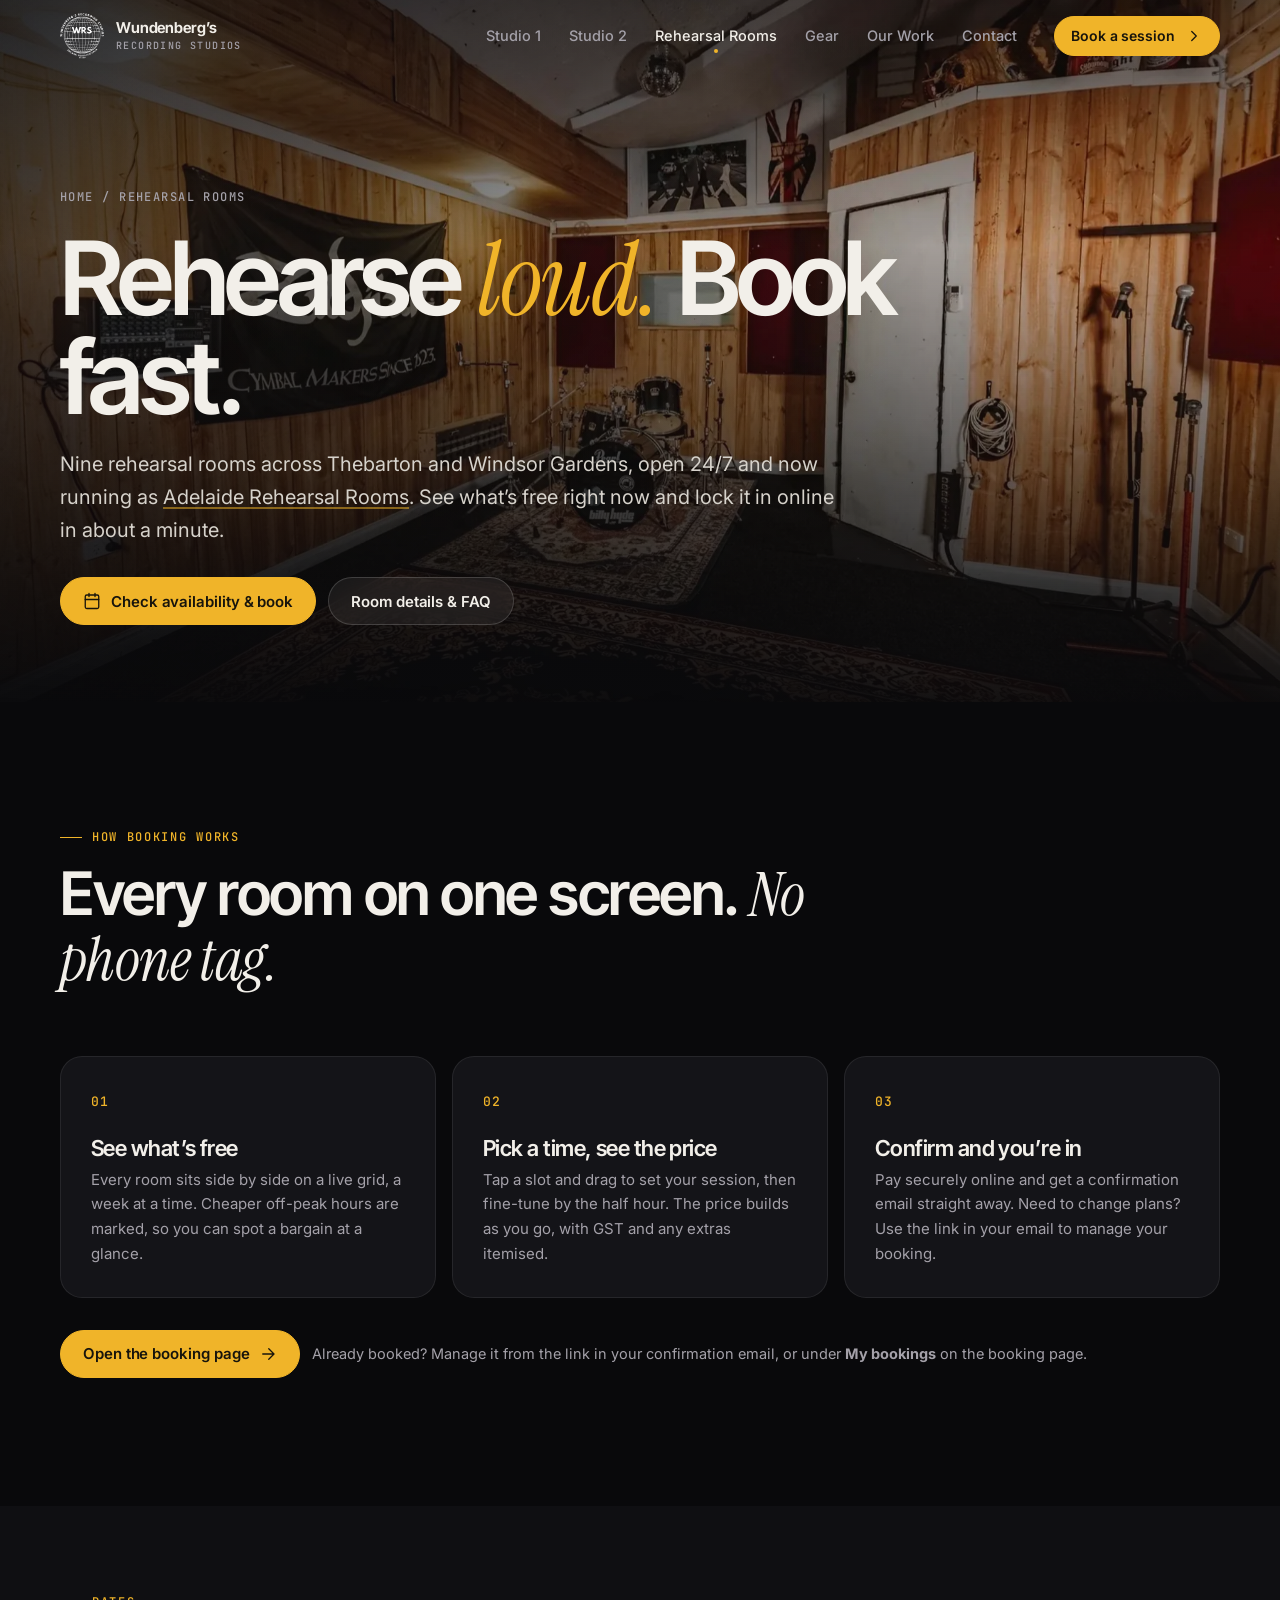
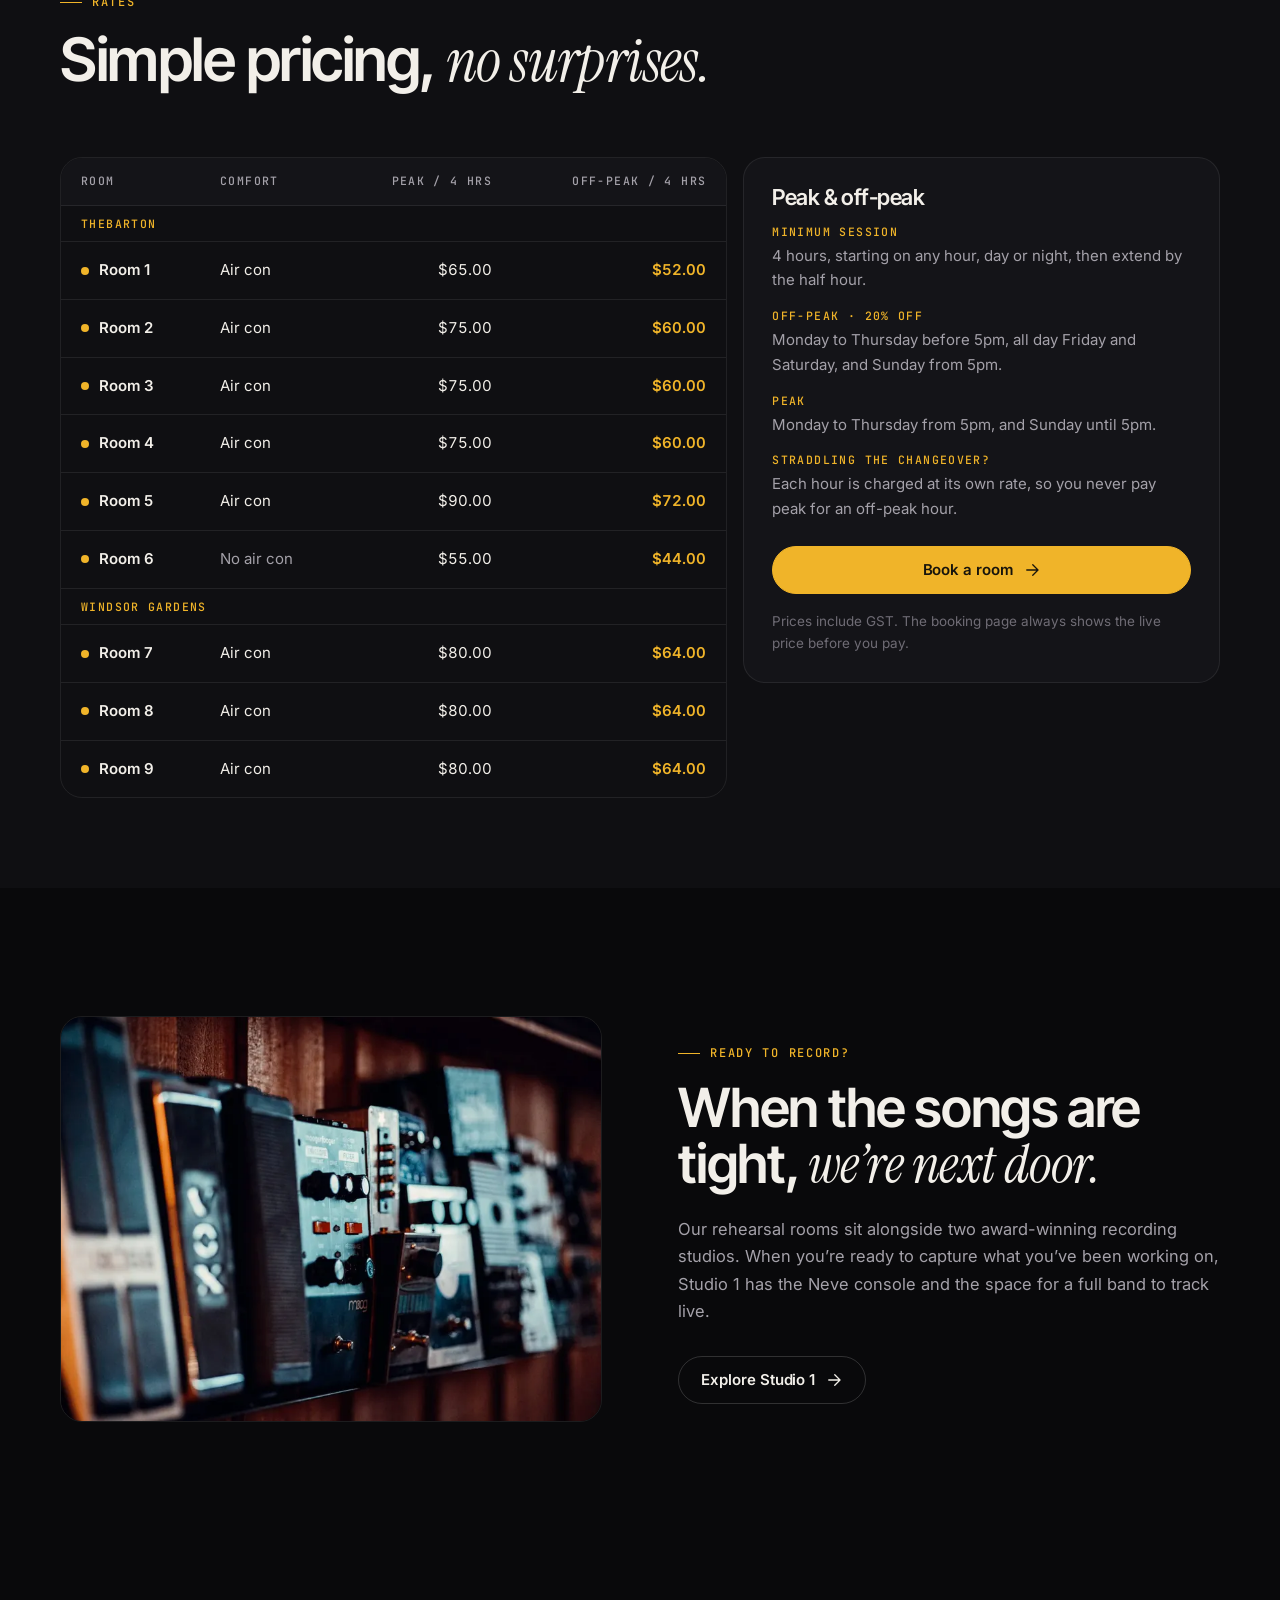
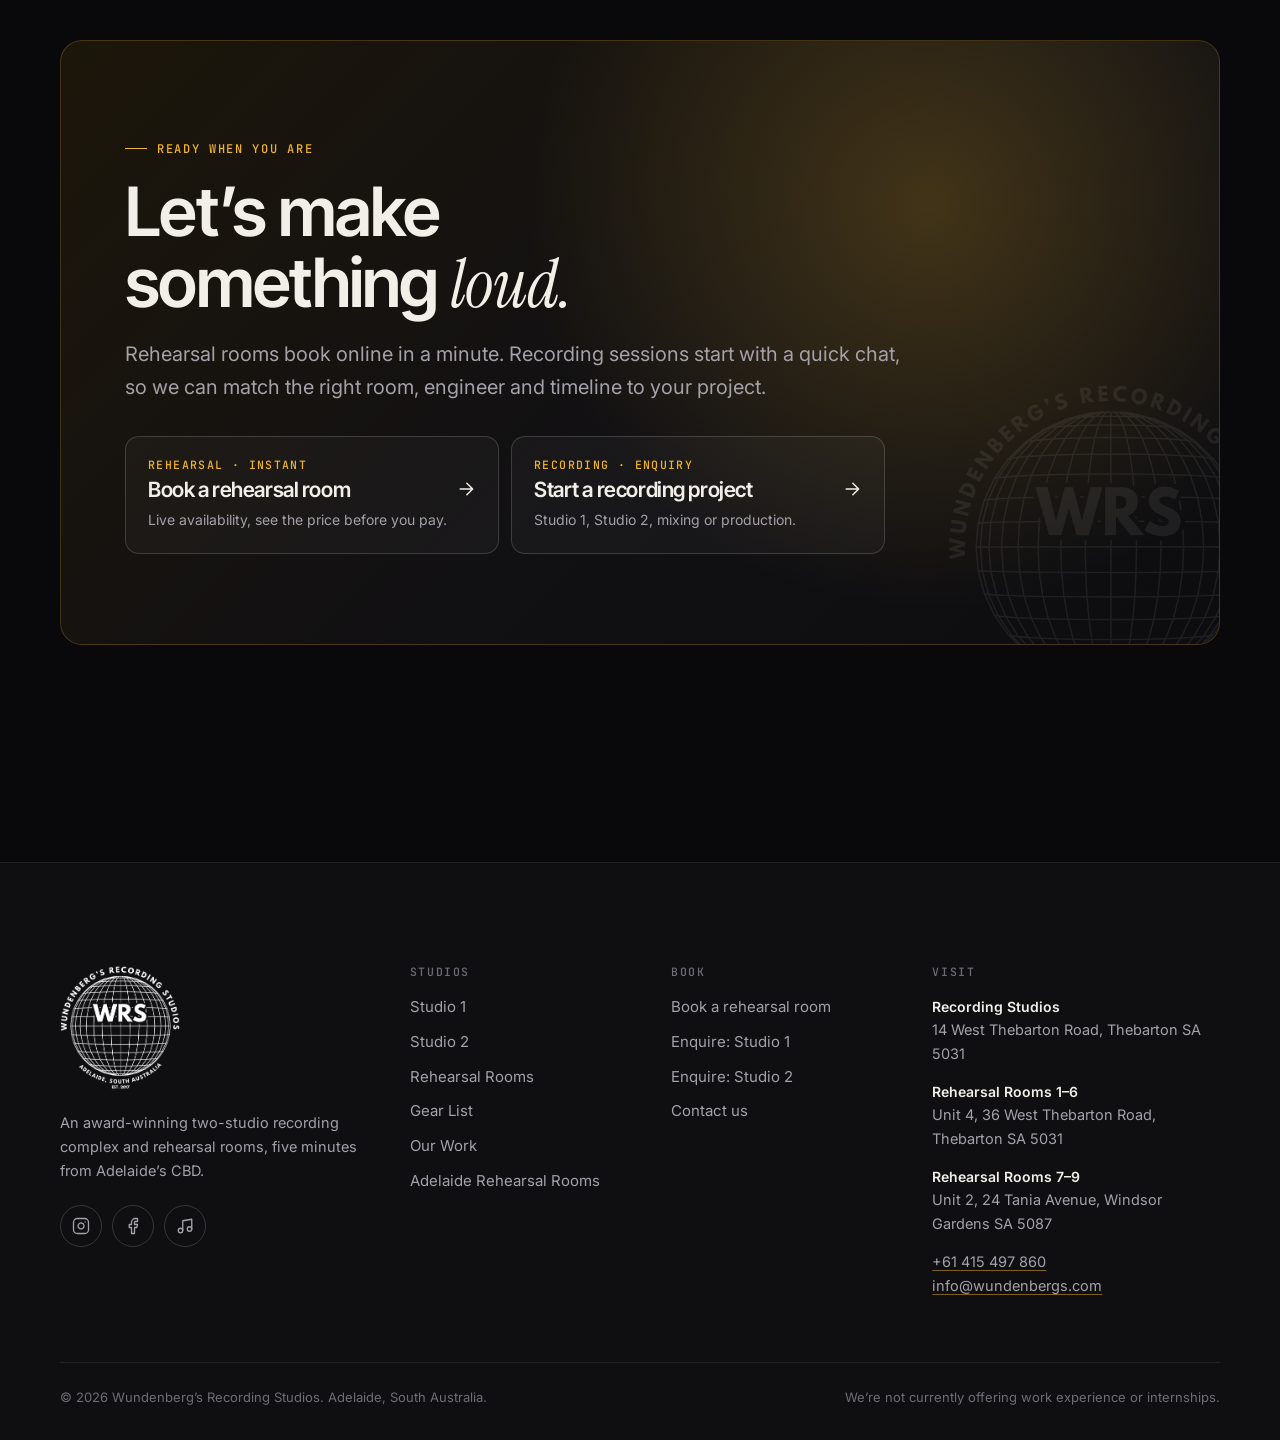
<file: rehearsal-rooms.html>
<!doctype html>
<html lang="en-AU">
<head>
<meta charset="utf-8">
<meta name="viewport" content="width=device-width, initial-scale=1">
<title>Rehearsal Rooms — Book online in Adelaide | Wundenberg's</title>
<meta name="description" content="Nine 24/7 rehearsal rooms in Thebarton and Windsor Gardens, Adelaide. From $55.00 per 4-hour session, 20% off off-peak, and instant online booking.">
<meta name="theme-color" content="#09090b">
<meta property="og:type" content="website">
<meta property="og:site_name" content="Wundenberg's Recording Studios">
<meta property="og:title" content="Rehearsal Rooms — Book online in Adelaide | Wundenberg's">
<meta property="og:description" content="Nine 24/7 rehearsal rooms in Thebarton and Windsor Gardens, Adelaide. From $55.00 per 4-hour session, 20% off off-peak, and instant online booking.">
<meta property="og:image" content="assets/img/studio1-console-blue.webp">
<link rel="icon" type="image/png" href="assets/img/favicon.png">
<link rel="apple-touch-icon" href="assets/img/apple-touch-icon.png">
<link rel="preconnect" href="https://fonts.googleapis.com">
<link rel="preconnect" href="https://fonts.gstatic.com" crossorigin>
<link rel="stylesheet" href="https://fonts.googleapis.com/css2?family=Instrument+Serif:ital@0;1&family=Inter+Tight:wght@500;600;700&family=Inter:wght@400;500;600&family=JetBrains+Mono:wght@500&display=swap">
<link rel="stylesheet" href="assets/css/site.css">
</head>
<body data-page="rehearsal">
<a class="skip" href="#main">Skip to content</a>

<header class="site-header">
  <div class="wrap">
    <a class="brand" href="index.html" aria-label="Wundenberg's Recording Studios — home">
      <img src="assets/img/logo-globe.png" alt="" width="44" height="46">
      <span><b>Wundenberg&rsquo;s</b><small>Recording Studios</small></span>
    </a>
    <nav class="nav" aria-label="Main">
      <a href="studio-1.html">Studio 1</a>
      <a href="studio-2.html">Studio 2</a>
      <a href="rehearsal-rooms.html" aria-current="page">Rehearsal Rooms</a>
      <a href="gear.html">Gear</a>
      <a href="index.html#work">Our Work</a>
      <a href="contact.html">Contact</a>
    </nav>
    <div class="header-cta">
      <button class="btn btn-primary btn-sm" type="button" aria-expanded="false" aria-controls="book-menu">Book a session <svg viewBox="0 0 24 24" fill="none" stroke="currentColor" stroke-width="1.75" stroke-linecap="round" stroke-linejoin="round" aria-hidden="true"><path d="m9 18 6-6-6-6"/></svg></button>
      <div class="book-menu" id="book-menu">
        <a href="/book/" data-book>
          <span class="ico"><svg viewBox="0 0 24 24" fill="none" stroke="currentColor" stroke-width="1.75" stroke-linecap="round" stroke-linejoin="round" aria-hidden="true"><rect x="3" y="4" width="18" height="18" rx="2"/><path d="M16 2v4M8 2v4M3 10h18"/></svg></span>
          <span><b>Rehearsal room</b><small>See live availability and book online in a minute.</small></span>
        </a>
        <a href="contact.html">
          <span class="ico"><svg viewBox="0 0 24 24" fill="none" stroke="currentColor" stroke-width="1.75" stroke-linecap="round" stroke-linejoin="round" aria-hidden="true"><rect x="9" y="2" width="6" height="12" rx="3"/><path d="M19 10v1a7 7 0 0 1-14 0v-1M12 18v4"/></svg></span>
          <span><b>Recording, mixing or production</b><small>Tell us about your project and we&rsquo;ll put a session together.</small></span>
        </a>
      </div>
    </div>
    <button class="menu-toggle" type="button" aria-expanded="false" aria-controls="mobile-nav" aria-label="Open menu"><span></span></button>
  </div>
</header>
<nav class="mobile-nav" id="mobile-nav" aria-label="Mobile">
  <a class="m-link" href="index.html">Home<svg viewBox="0 0 24 24" fill="none" stroke="currentColor" stroke-width="1.75" stroke-linecap="round" stroke-linejoin="round" aria-hidden="true"><path d="m9 18 6-6-6-6"/></svg></a>
  <a class="m-link" href="studio-1.html">Studio 1<svg viewBox="0 0 24 24" fill="none" stroke="currentColor" stroke-width="1.75" stroke-linecap="round" stroke-linejoin="round" aria-hidden="true"><path d="m9 18 6-6-6-6"/></svg></a>
  <a class="m-link" href="studio-2.html">Studio 2<svg viewBox="0 0 24 24" fill="none" stroke="currentColor" stroke-width="1.75" stroke-linecap="round" stroke-linejoin="round" aria-hidden="true"><path d="m9 18 6-6-6-6"/></svg></a>
  <a class="m-link" href="rehearsal-rooms.html" aria-current="page">Rehearsal Rooms<svg viewBox="0 0 24 24" fill="none" stroke="currentColor" stroke-width="1.75" stroke-linecap="round" stroke-linejoin="round" aria-hidden="true"><path d="m9 18 6-6-6-6"/></svg></a>
  <a class="m-link" href="gear.html">Gear<svg viewBox="0 0 24 24" fill="none" stroke="currentColor" stroke-width="1.75" stroke-linecap="round" stroke-linejoin="round" aria-hidden="true"><path d="m9 18 6-6-6-6"/></svg></a>
  <a class="m-link" href="index.html#work">Our Work<svg viewBox="0 0 24 24" fill="none" stroke="currentColor" stroke-width="1.75" stroke-linecap="round" stroke-linejoin="round" aria-hidden="true"><path d="m9 18 6-6-6-6"/></svg></a>
  <a class="m-link" href="contact.html">Contact<svg viewBox="0 0 24 24" fill="none" stroke="currentColor" stroke-width="1.75" stroke-linecap="round" stroke-linejoin="round" aria-hidden="true"><path d="m9 18 6-6-6-6"/></svg></a>
  <div class="m-ctas">
    <a class="btn btn-primary" href="/book/" data-book>Book a rehearsal room <svg class="arrow" viewBox="0 0 24 24" fill="none" stroke="currentColor" stroke-width="1.75" stroke-linecap="round" stroke-linejoin="round" aria-hidden="true"><path d="M5 12h14M13 5l7 7-7 7"/></svg></a>
    <a class="btn" href="contact.html">Enquire about recording</a>
  </div>
  <div class="m-contact">
    <a href="tel:+61415497860">+61 415 497 860</a>
    <a href="mailto:info@wundenbergs.com">info@wundenbergs.com</a>
  </div>
</nav>

<main id="main">

<section class="page-hero">
  <div class="hero-media"><img src="assets/img/rehearsal-room.webp" srcset="assets/img/rehearsal-room-sm.webp 900w, assets/img/rehearsal-room.webp 1800w" sizes="100vw" width="1800" height="1200" alt="Timber-lined rehearsal room with drum kit, rugs and PA" fetchpriority="high"></div>
  <div class="wrap">
    <span class="crumbs"><a href="index.html">Home</a> / Rehearsal Rooms</span>
    <h1>Rehearse <em class="s">loud.</em> Book fast.</h1>
    <p class="lede">Nine rehearsal rooms across Thebarton and Windsor Gardens, open 24/7 and now running as <a href="https://adelaiderehearsalrooms.com/" rel="noopener">Adelaide Rehearsal Rooms</a>. See what&rsquo;s free right now and lock it in online in about a minute.</p>
    <div class="hero-ctas">
      <a class="btn btn-primary" href="/book/" data-book><svg viewBox="0 0 24 24" fill="none" stroke="currentColor" stroke-width="1.75" stroke-linecap="round" stroke-linejoin="round" aria-hidden="true"><rect x="3" y="4" width="18" height="18" rx="2"/><path d="M16 2v4M8 2v4M3 10h18"/></svg> Check availability &amp; book</a>
      <a class="btn btn-glass" href="https://adelaiderehearsalrooms.com/" rel="noopener">Room details &amp; FAQ</a>
    </div>
  </div>
</section>

<section class="section">
  <div class="wrap">
    <div class="section-head">
      <span class="eyebrow">How booking works</span>
      <h2>Every room on one screen. <em class="s">No phone tag.</em></h2>
    </div>
    <div class="steps">
      <div class="step reveal">
        <h3>See what&rsquo;s free</h3>
        <p>Every room sits side by side on a live grid, a week at a time. Cheaper off-peak hours are marked, so you can spot a bargain at a glance.</p>
      </div>
      <div class="step reveal d1">
        <h3>Pick a time, see the price</h3>
        <p>Tap a slot and drag to set your session, then fine-tune by the half hour. The price builds as you go, with GST and any extras itemised.</p>
      </div>
      <div class="step reveal d2">
        <h3>Confirm and you&rsquo;re in</h3>
        <p>Pay securely online and get a confirmation email straight away. Need to change plans? Use the link in your email to manage your booking.</p>
      </div>
    </div>
    <div style="margin-top:32px;display:flex;flex-wrap:wrap;gap:12px;align-items:center">
      <a class="btn btn-primary" href="/book/" data-book>Open the booking page <svg class="arrow" viewBox="0 0 24 24" fill="none" stroke="currentColor" stroke-width="1.75" stroke-linecap="round" stroke-linejoin="round" aria-hidden="true"><path d="M5 12h14M13 5l7 7-7 7"/></svg></a>
      <span class="muted" style="font-size:14.5px">Already booked? Manage it from the link in your confirmation email, or under <b>My bookings</b> on the booking page.</span>
    </div>
  </div>
</section>

<section class="section-tight bg-2" id="rates">
  <div class="wrap">
    <div class="section-head">
      <span class="eyebrow">Rates</span>
      <h2>Simple pricing, <em class="s">no surprises.</em></h2>
    </div>
    <div class="rates-wrap">
      <table class="rates reveal">
        <caption class="sr-only">Rehearsal room prices per 4-hour session, peak and off-peak, including GST</caption>
        <thead><tr><th scope="col">Room</th><th scope="col" class="hide-sm">Comfort</th><th scope="col" class="num">Peak / 4 hrs</th><th scope="col" class="num">Off-peak / 4 hrs</th></tr></thead>
        <tbody>
        <tr class="site-row"><td colspan="4">Thebarton</td></tr><tr>
          <td><span class="room"><span class="dot"></span>Room 1</span></td>
          <td class="hide-sm">Air con</td>
          <td class="num">$65.00</td>
          <td class="num off">$52.00</td>
        </tr><tr>
          <td><span class="room"><span class="dot"></span>Room 2</span></td>
          <td class="hide-sm">Air con</td>
          <td class="num">$75.00</td>
          <td class="num off">$60.00</td>
        </tr><tr>
          <td><span class="room"><span class="dot"></span>Room 3</span></td>
          <td class="hide-sm">Air con</td>
          <td class="num">$75.00</td>
          <td class="num off">$60.00</td>
        </tr><tr>
          <td><span class="room"><span class="dot"></span>Room 4</span></td>
          <td class="hide-sm">Air con</td>
          <td class="num">$75.00</td>
          <td class="num off">$60.00</td>
        </tr><tr>
          <td><span class="room"><span class="dot"></span>Room 5</span></td>
          <td class="hide-sm">Air con</td>
          <td class="num">$90.00</td>
          <td class="num off">$72.00</td>
        </tr><tr>
          <td><span class="room"><span class="dot"></span>Room 6</span></td>
          <td class="hide-sm"><span class="muted">No air con</span></td>
          <td class="num">$55.00</td>
          <td class="num off">$44.00</td>
        </tr><tr class="site-row"><td colspan="4">Windsor Gardens</td></tr><tr>
          <td><span class="room"><span class="dot"></span>Room 7</span></td>
          <td class="hide-sm">Air con</td>
          <td class="num">$80.00</td>
          <td class="num off">$64.00</td>
        </tr><tr>
          <td><span class="room"><span class="dot"></span>Room 8</span></td>
          <td class="hide-sm">Air con</td>
          <td class="num">$80.00</td>
          <td class="num off">$64.00</td>
        </tr><tr>
          <td><span class="room"><span class="dot"></span>Room 9</span></td>
          <td class="hide-sm">Air con</td>
          <td class="num">$80.00</td>
          <td class="num off">$64.00</td>
        </tr>
        </tbody>
      </table>
      <aside class="panel reveal d1">
        <h3>Peak &amp; off-peak</h3>
        <dl>
          <div><dt>Minimum session</dt><dd>4 hours, starting on any hour, day or night, then extend by the half hour.</dd></div>
          <div><dt>Off-peak &middot; 20% off</dt><dd>Monday to Thursday before 5pm, all day Friday and Saturday, and Sunday from 5pm.</dd></div>
          <div><dt>Peak</dt><dd>Monday to Thursday from 5pm, and Sunday until 5pm.</dd></div>
          <div><dt>Straddling the changeover?</dt><dd>Each hour is charged at its own rate, so you never pay peak for an off-peak hour.</dd></div>
        </dl>
        <a class="btn btn-primary" href="/book/" data-book>Book a room <svg class="arrow" viewBox="0 0 24 24" fill="none" stroke="currentColor" stroke-width="1.75" stroke-linecap="round" stroke-linejoin="round" aria-hidden="true"><path d="M5 12h14M13 5l7 7-7 7"/></svg></a>
        <p class="fineprint">Prices include GST. The booking page always shows the live price before you pay.</p>
      </aside>
    </div>
  </div>
</section>

<section class="section">
  <div class="wrap feature">
    <div class="feature-media wide reveal">
      <img src="assets/img/pedalboard.webp" srcset="assets/img/pedalboard-sm.webp 900w, assets/img/pedalboard.webp 1800w" sizes="(max-width:860px) 100vw, 50vw" width="1800" height="1200" alt="A wall of guitar effects pedals" loading="lazy" decoding="async">
    </div>
    <div class="feature-copy reveal d1">
      <span class="eyebrow">Ready to record?</span>
      <h2>When the songs are tight, <em class="s">we&rsquo;re next door.</em></h2>
      <p>Our rehearsal rooms sit alongside two award-winning recording studios. When you&rsquo;re ready to capture what you&rsquo;ve been working on, Studio 1 has the Neve console and the space for a full band to track live.</p>
      <a class="btn" href="studio-1.html">Explore Studio 1 <svg class="arrow" viewBox="0 0 24 24" fill="none" stroke="currentColor" stroke-width="1.75" stroke-linecap="round" stroke-linejoin="round" aria-hidden="true"><path d="M5 12h14M13 5l7 7-7 7"/></svg></a>
    </div>
  </div>
</section>

<section class="section-tight">
  <div class="wrap">
    <div class="cta-band reveal">
      <span class="eyebrow">Ready when you are</span>
      <h2>Let&rsquo;s make something <em class="s">loud.</em></h2>
      <p class="lede">Rehearsal rooms book online in a minute. Recording sessions start with a quick chat, so we can match the right room, engineer and timeline to your project.</p>
      <div class="cta-grid">
        <a class="cta-opt" href="/book/" data-book>
          <span class="k">Rehearsal &middot; instant</span>
          <b>Book a rehearsal room <svg viewBox="0 0 24 24" fill="none" stroke="currentColor" stroke-width="1.75" stroke-linecap="round" stroke-linejoin="round" aria-hidden="true"><path d="M5 12h14M13 5l7 7-7 7"/></svg></b>
          <small>Live availability, see the price before you pay.</small>
        </a>
        <a class="cta-opt" href="contact.html">
          <span class="k">Recording &middot; enquiry</span>
          <b>Start a recording project <svg viewBox="0 0 24 24" fill="none" stroke="currentColor" stroke-width="1.75" stroke-linecap="round" stroke-linejoin="round" aria-hidden="true"><path d="M5 12h14M13 5l7 7-7 7"/></svg></b>
          <small>Studio 1, Studio 2, mixing or production.</small>
        </a>
      </div>
    </div>
  </div>
</section>

</main>

<footer class="site-footer">
  <div class="wrap">
    <div class="foot-grid">
      <div class="foot-brand">
        <img src="assets/img/logo-globe.png" alt="Wundenberg's Recording Studios — Adelaide, South Australia, est. 2017" width="120" height="125" loading="lazy">
        <p>An award-winning two-studio recording complex and rehearsal rooms, five minutes from Adelaide&rsquo;s CBD.</p>
        <div class="socials">
          <a href="https://www.instagram.com/wundenbergs" aria-label="Instagram" rel="noopener"><svg viewBox="0 0 24 24" fill="none" stroke="currentColor" stroke-width="1.75" stroke-linecap="round" stroke-linejoin="round" aria-hidden="true"><rect x="2" y="2" width="20" height="20" rx="5"/><path d="M16 11.37A4 4 0 1 1 12.63 8 4 4 0 0 1 16 11.37zM17.5 6.5h.01"/></svg></a>
          <a href="https://www.facebook.com/wundenbergs" aria-label="Facebook" rel="noopener"><svg viewBox="0 0 24 24" fill="none" stroke="currentColor" stroke-width="1.75" stroke-linecap="round" stroke-linejoin="round" aria-hidden="true"><path d="M18 2h-3a5 5 0 0 0-5 5v3H7v4h3v8h4v-8h3l1-4h-4V7a1 1 0 0 1 1-1h3z"/></svg></a>
          <a href="https://open.spotify.com/playlist/1RSppgIzCa0s5IQXF4ALpA" aria-label="Our work on Spotify" rel="noopener"><svg viewBox="0 0 24 24" fill="none" stroke="currentColor" stroke-width="1.75" stroke-linecap="round" stroke-linejoin="round" aria-hidden="true"><path d="M9 18V5l12-2v13"/><circle cx="6" cy="18" r="3"/><circle cx="18" cy="16" r="3"/></svg></a>
        </div>
      </div>
      <div>
        <h4>Studios</h4>
        <ul>
          <li><a href="studio-1.html">Studio 1</a></li>
          <li><a href="studio-2.html">Studio 2</a></li>
          <li><a href="rehearsal-rooms.html">Rehearsal Rooms</a></li>
          <li><a href="gear.html">Gear List</a></li>
          <li><a href="index.html#work">Our Work</a></li>
          <li><a href="https://adelaiderehearsalrooms.com/" rel="noopener">Adelaide Rehearsal Rooms</a></li>
        </ul>
      </div>
      <div>
        <h4>Book</h4>
        <ul>
          <li><a href="/book/" data-book>Book a rehearsal room</a></li>
          <li><a href="contact.html?for=studio-1">Enquire: Studio 1</a></li>
          <li><a href="contact.html?for=studio-2">Enquire: Studio 2</a></li>
          <li><a href="contact.html">Contact us</a></li>
        </ul>
      </div>
      <div>
        <h4>Visit</h4>
        <address class="foot-addr">
          <span><b>Recording Studios</b>14 West Thebarton Road, Thebarton SA 5031</span>
          <span><b>Rehearsal Rooms 1&ndash;6</b>Unit 4, 36 West Thebarton Road, Thebarton SA 5031</span>
          <span><b>Rehearsal Rooms 7&ndash;9</b>Unit 2, 24 Tania Avenue, Windsor Gardens SA 5087</span>
          <span><a href="tel:+61415497860">+61 415 497 860</a><br><a href="mailto:info@wundenbergs.com">info@wundenbergs.com</a></span>
        </address>
      </div>
    </div>
    <div class="foot-base">
      <span>&copy; <span data-year>2026</span> Wundenberg&rsquo;s Recording Studios. Adelaide, South Australia.</span>
      <span>We&rsquo;re not currently offering work experience or internships.</span>
    </div>
  </div>
</footer>
<script src="assets/js/site.js" defer></script>
</body>
</html>
</file>
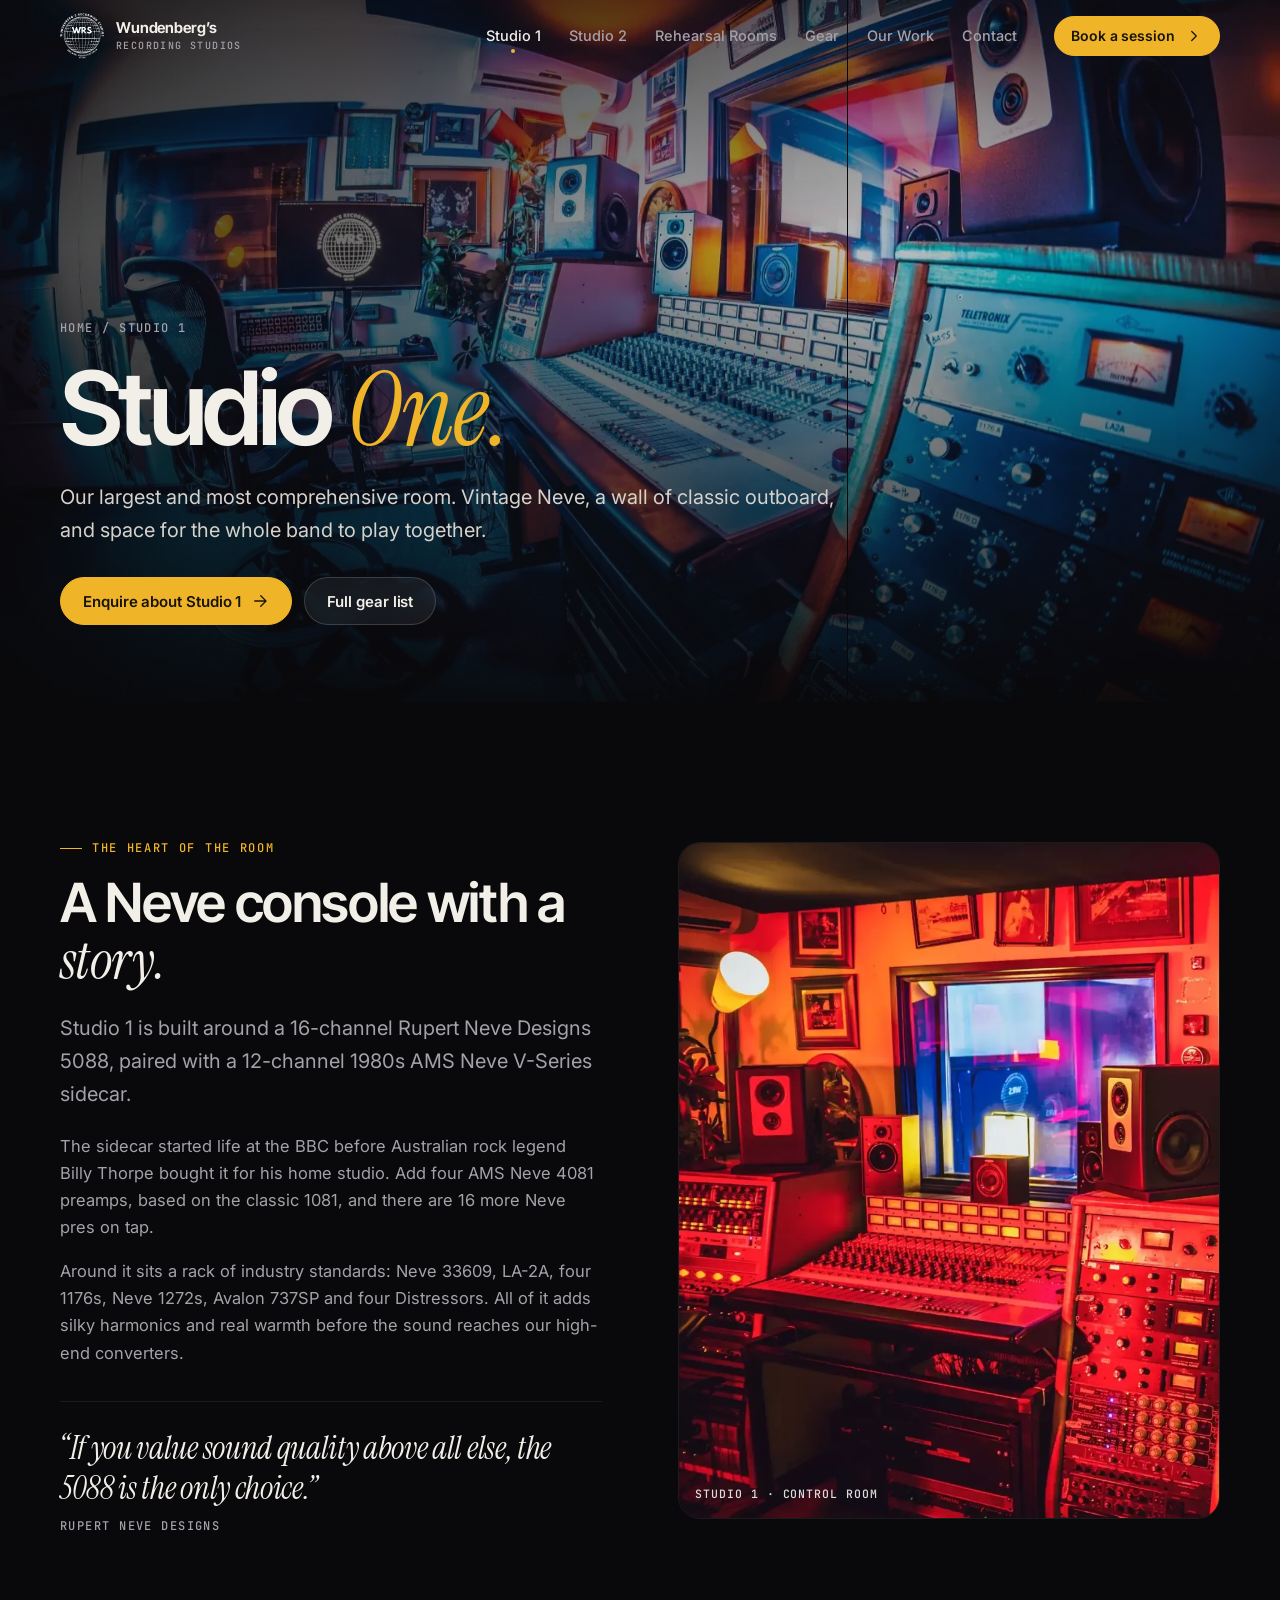
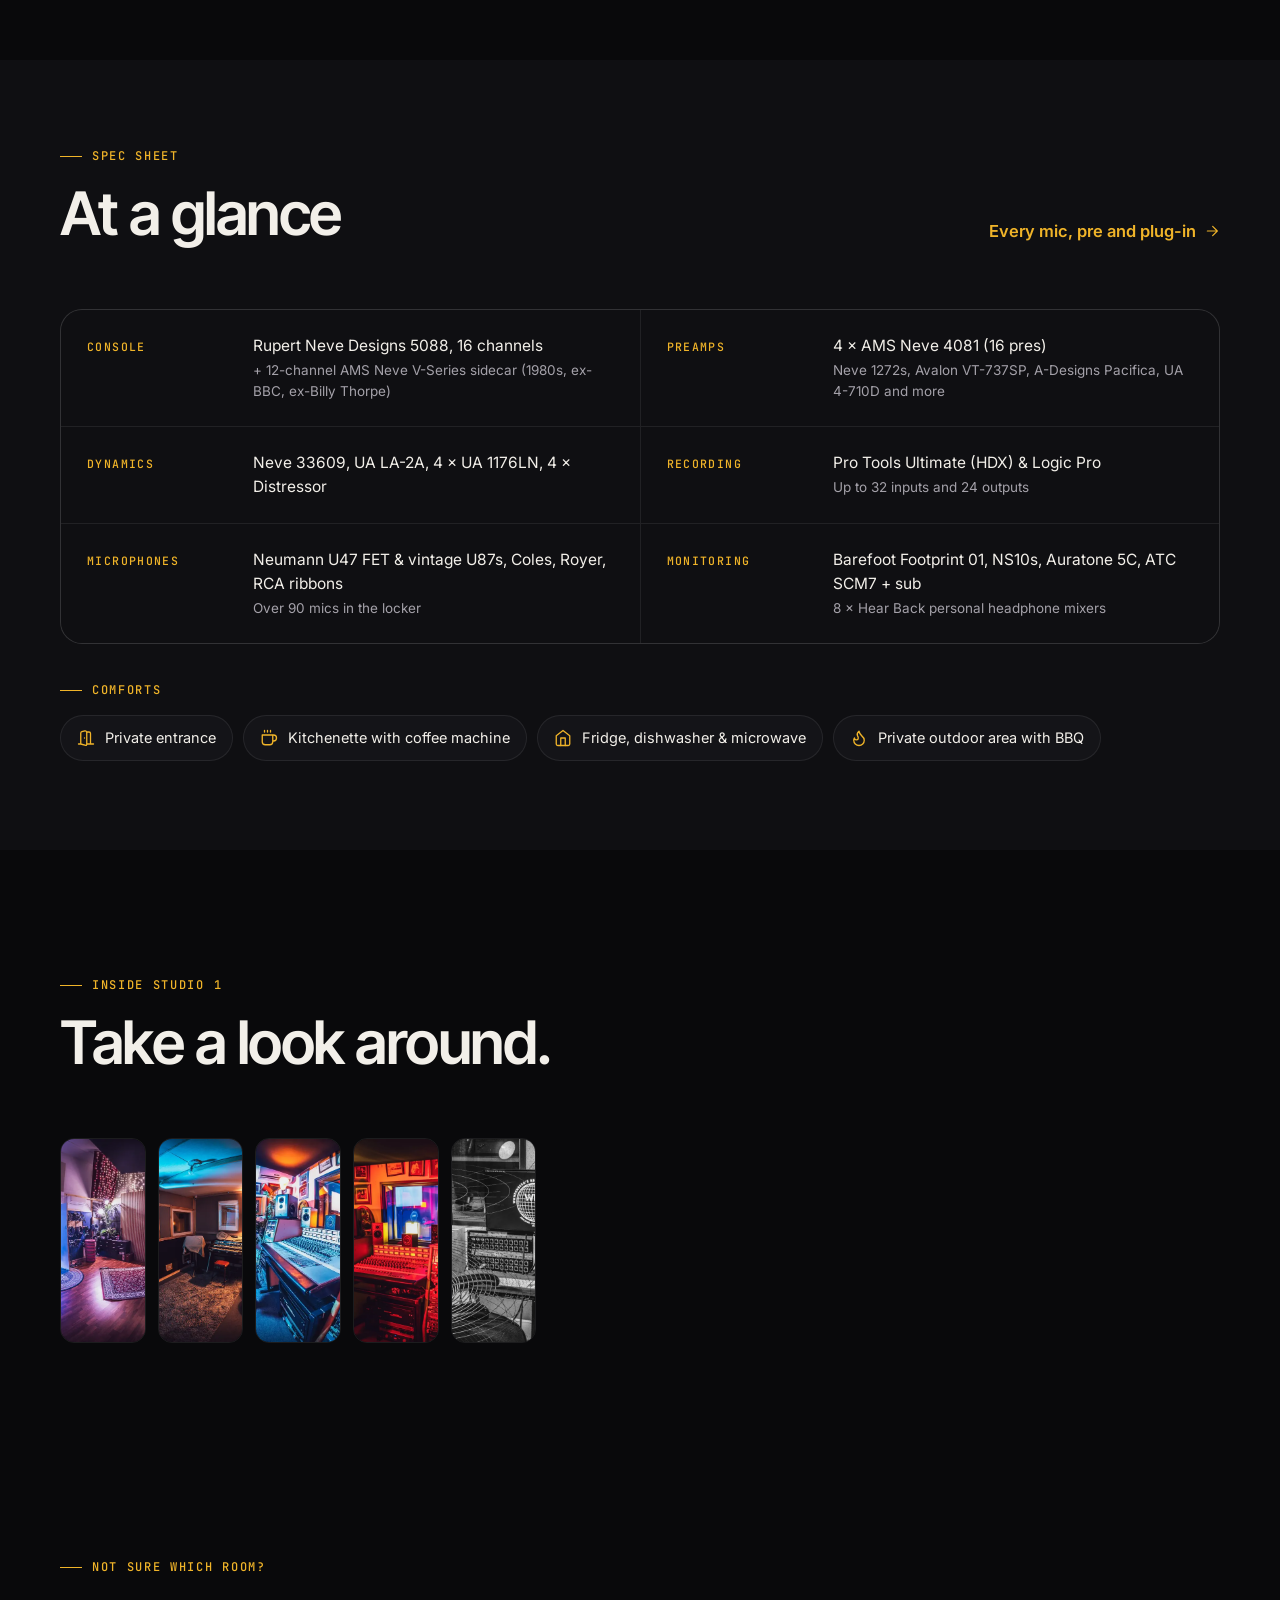
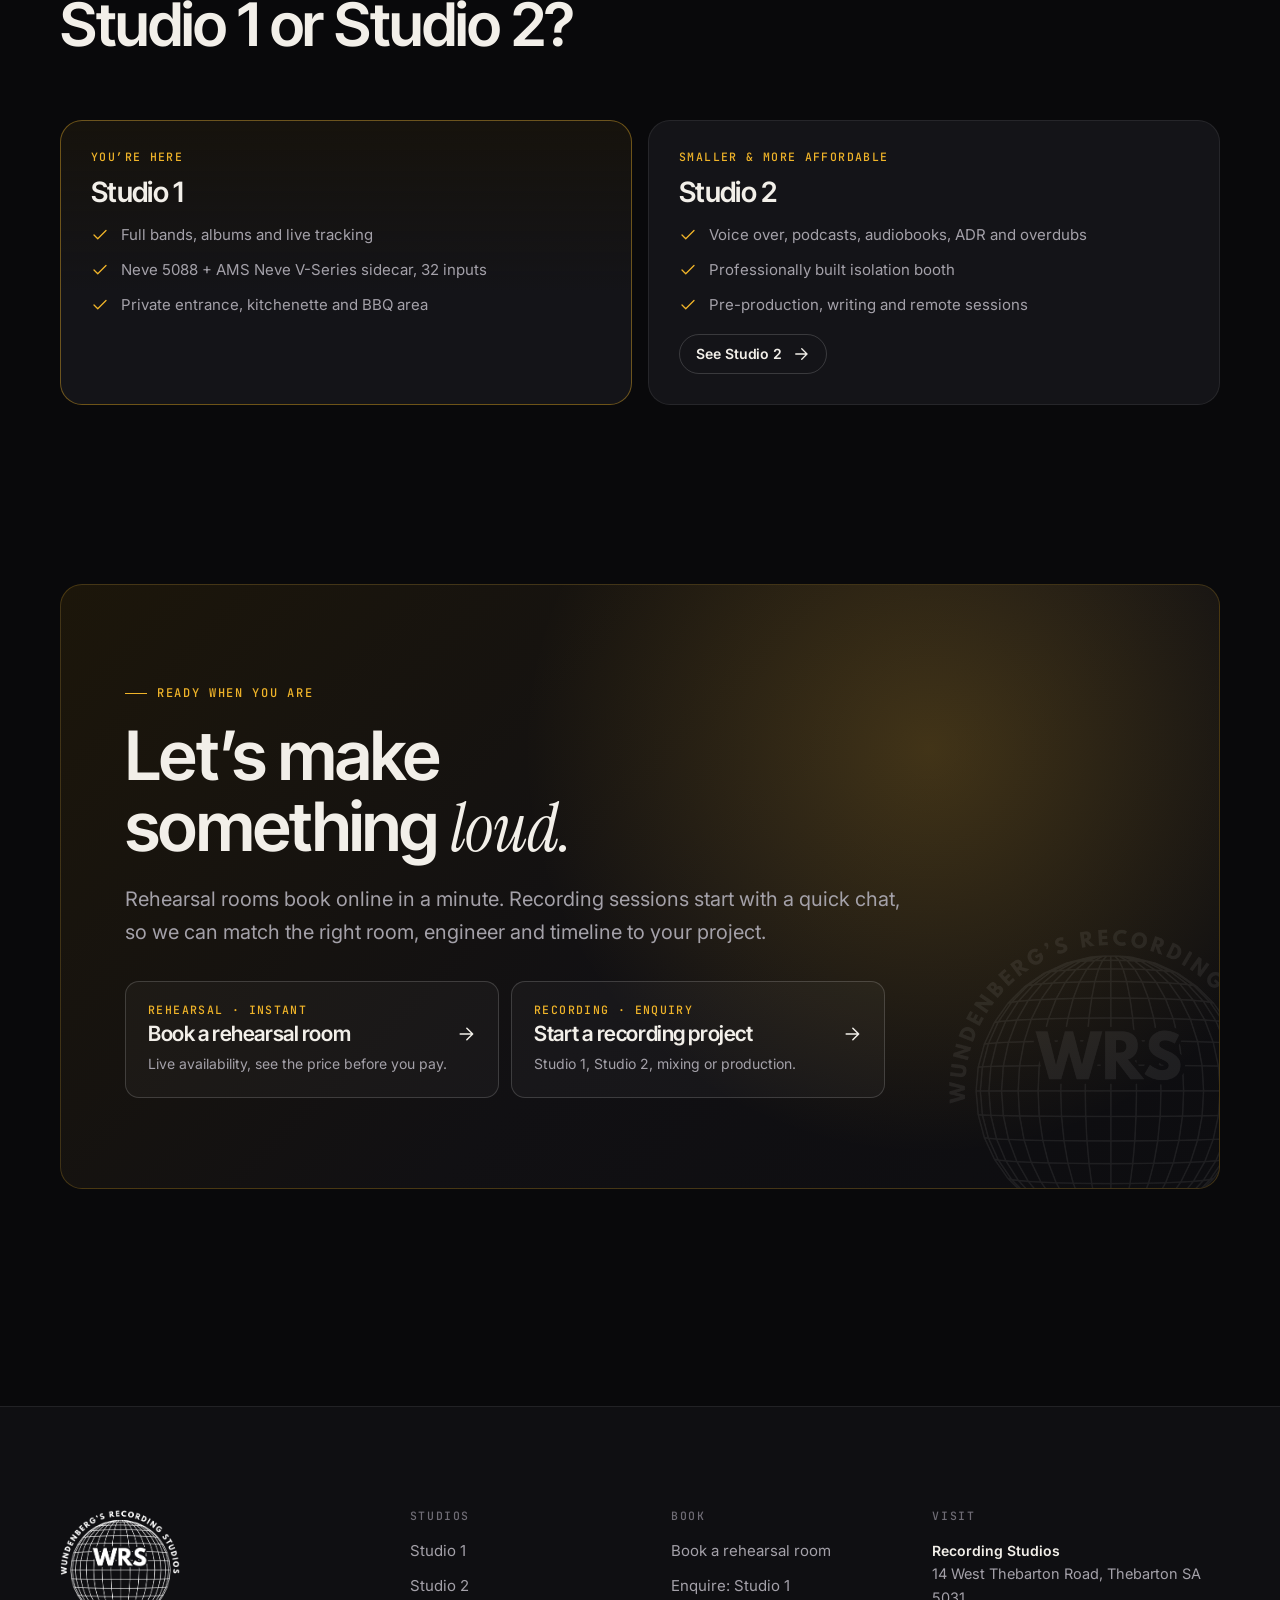
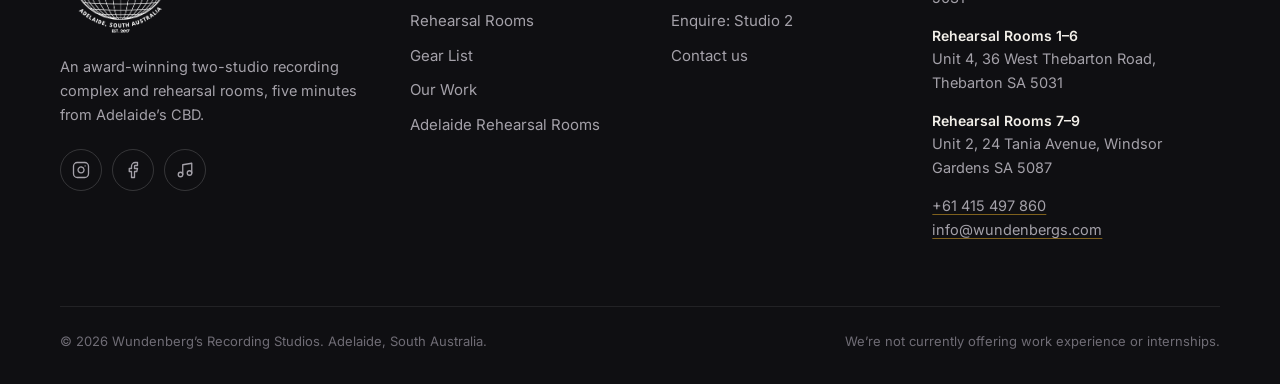
<file: studio-1.html>
<!doctype html>
<html lang="en-AU">
<head>
<meta charset="utf-8">
<meta name="viewport" content="width=device-width, initial-scale=1">
<title>Studio 1 — Neve recording studio in Adelaide | Wundenberg's</title>
<meta name="description" content="Studio 1 at Wundenberg's: a Rupert Neve Designs 5088 console, a 1980s AMS Neve V-Series sidecar, classic outboard and 32 inputs. Private entrance, kitchenette and BBQ. Thebarton, Adelaide.">
<meta name="theme-color" content="#09090b">
<meta property="og:type" content="website">
<meta property="og:site_name" content="Wundenberg's Recording Studios">
<meta property="og:title" content="Studio 1 — Neve recording studio in Adelaide | Wundenberg's">
<meta property="og:description" content="Studio 1 at Wundenberg's: a Rupert Neve Designs 5088 console, a 1980s AMS Neve V-Series sidecar, classic outboard and 32 inputs. Private entrance, kitchenette and BBQ. Thebarton, Adelaide.">
<meta property="og:image" content="assets/img/studio1-console-blue.webp">
<link rel="icon" type="image/png" href="assets/img/favicon.png">
<link rel="apple-touch-icon" href="assets/img/apple-touch-icon.png">
<link rel="preconnect" href="https://fonts.googleapis.com">
<link rel="preconnect" href="https://fonts.gstatic.com" crossorigin>
<link rel="stylesheet" href="https://fonts.googleapis.com/css2?family=Instrument+Serif:ital@0;1&family=Inter+Tight:wght@500;600;700&family=Inter:wght@400;500;600&family=JetBrains+Mono:wght@500&display=swap">
<link rel="stylesheet" href="assets/css/site.css">
</head>
<body data-page="studio-1">
<a class="skip" href="#main">Skip to content</a>

<header class="site-header">
  <div class="wrap">
    <a class="brand" href="index.html" aria-label="Wundenberg's Recording Studios — home">
      <img src="assets/img/logo-globe.png" alt="" width="44" height="46">
      <span><b>Wundenberg&rsquo;s</b><small>Recording Studios</small></span>
    </a>
    <nav class="nav" aria-label="Main">
      <a href="studio-1.html" aria-current="page">Studio 1</a>
      <a href="studio-2.html">Studio 2</a>
      <a href="rehearsal-rooms.html">Rehearsal Rooms</a>
      <a href="gear.html">Gear</a>
      <a href="index.html#work">Our Work</a>
      <a href="contact.html">Contact</a>
    </nav>
    <div class="header-cta">
      <button class="btn btn-primary btn-sm" type="button" aria-expanded="false" aria-controls="book-menu">Book a session <svg viewBox="0 0 24 24" fill="none" stroke="currentColor" stroke-width="1.75" stroke-linecap="round" stroke-linejoin="round" aria-hidden="true"><path d="m9 18 6-6-6-6"/></svg></button>
      <div class="book-menu" id="book-menu">
        <a href="/book/" data-book>
          <span class="ico"><svg viewBox="0 0 24 24" fill="none" stroke="currentColor" stroke-width="1.75" stroke-linecap="round" stroke-linejoin="round" aria-hidden="true"><rect x="3" y="4" width="18" height="18" rx="2"/><path d="M16 2v4M8 2v4M3 10h18"/></svg></span>
          <span><b>Rehearsal room</b><small>See live availability and book online in a minute.</small></span>
        </a>
        <a href="contact.html">
          <span class="ico"><svg viewBox="0 0 24 24" fill="none" stroke="currentColor" stroke-width="1.75" stroke-linecap="round" stroke-linejoin="round" aria-hidden="true"><rect x="9" y="2" width="6" height="12" rx="3"/><path d="M19 10v1a7 7 0 0 1-14 0v-1M12 18v4"/></svg></span>
          <span><b>Recording, mixing or production</b><small>Tell us about your project and we&rsquo;ll put a session together.</small></span>
        </a>
      </div>
    </div>
    <button class="menu-toggle" type="button" aria-expanded="false" aria-controls="mobile-nav" aria-label="Open menu"><span></span></button>
  </div>
</header>
<nav class="mobile-nav" id="mobile-nav" aria-label="Mobile">
  <a class="m-link" href="index.html">Home<svg viewBox="0 0 24 24" fill="none" stroke="currentColor" stroke-width="1.75" stroke-linecap="round" stroke-linejoin="round" aria-hidden="true"><path d="m9 18 6-6-6-6"/></svg></a>
  <a class="m-link" href="studio-1.html" aria-current="page">Studio 1<svg viewBox="0 0 24 24" fill="none" stroke="currentColor" stroke-width="1.75" stroke-linecap="round" stroke-linejoin="round" aria-hidden="true"><path d="m9 18 6-6-6-6"/></svg></a>
  <a class="m-link" href="studio-2.html">Studio 2<svg viewBox="0 0 24 24" fill="none" stroke="currentColor" stroke-width="1.75" stroke-linecap="round" stroke-linejoin="round" aria-hidden="true"><path d="m9 18 6-6-6-6"/></svg></a>
  <a class="m-link" href="rehearsal-rooms.html">Rehearsal Rooms<svg viewBox="0 0 24 24" fill="none" stroke="currentColor" stroke-width="1.75" stroke-linecap="round" stroke-linejoin="round" aria-hidden="true"><path d="m9 18 6-6-6-6"/></svg></a>
  <a class="m-link" href="gear.html">Gear<svg viewBox="0 0 24 24" fill="none" stroke="currentColor" stroke-width="1.75" stroke-linecap="round" stroke-linejoin="round" aria-hidden="true"><path d="m9 18 6-6-6-6"/></svg></a>
  <a class="m-link" href="index.html#work">Our Work<svg viewBox="0 0 24 24" fill="none" stroke="currentColor" stroke-width="1.75" stroke-linecap="round" stroke-linejoin="round" aria-hidden="true"><path d="m9 18 6-6-6-6"/></svg></a>
  <a class="m-link" href="contact.html">Contact<svg viewBox="0 0 24 24" fill="none" stroke="currentColor" stroke-width="1.75" stroke-linecap="round" stroke-linejoin="round" aria-hidden="true"><path d="m9 18 6-6-6-6"/></svg></a>
  <div class="m-ctas">
    <a class="btn btn-primary" href="/book/" data-book>Book a rehearsal room <svg class="arrow" viewBox="0 0 24 24" fill="none" stroke="currentColor" stroke-width="1.75" stroke-linecap="round" stroke-linejoin="round" aria-hidden="true"><path d="M5 12h14M13 5l7 7-7 7"/></svg></a>
    <a class="btn" href="contact.html">Enquire about recording</a>
  </div>
  <div class="m-contact">
    <a href="tel:+61415497860">+61 415 497 860</a>
    <a href="mailto:info@wundenbergs.com">info@wundenbergs.com</a>
  </div>
</nav>

<main id="main">

<section class="page-hero">
  <div class="hero-media"><img src="assets/img/studio1-console-blue.webp" srcset="assets/img/studio1-console-blue-sm.webp 900w, assets/img/studio1-console-blue.webp 1800w" sizes="100vw" width="1536" height="1026" alt="Studio 1 control room with the Neve 5088 console" fetchpriority="high"></div>
  <div class="wrap">
    <span class="crumbs"><a href="index.html">Home</a> / Studio 1</span>
    <h1>Studio <em class="s">One.</em></h1>
    <p class="lede">Our largest and most comprehensive room. Vintage Neve, a wall of classic outboard, and space for the whole band to play together.</p>
    <div class="hero-ctas">
      <a class="btn btn-primary" href="contact.html?for=studio-1">Enquire about Studio 1 <svg class="arrow" viewBox="0 0 24 24" fill="none" stroke="currentColor" stroke-width="1.75" stroke-linecap="round" stroke-linejoin="round" aria-hidden="true"><path d="M5 12h14M13 5l7 7-7 7"/></svg></a>
      <a class="btn btn-glass" href="gear.html">Full gear list</a>
    </div>
  </div>
</section>

<section class="section">
  <div class="wrap feature">
    <div class="feature-copy reveal">
      <span class="eyebrow">The heart of the room</span>
      <h2>A Neve console with a <em class="s">story.</em></h2>
      <p class="lede">Studio 1 is built around a 16-channel Rupert Neve Designs 5088, paired with a 12-channel 1980s AMS Neve V-Series sidecar.</p>
      <p>The sidecar started life at the BBC before Australian rock legend Billy Thorpe bought it for his home studio. Add four AMS Neve 4081 preamps, based on the classic 1081, and there are 16 more Neve pres on tap.</p>
      <p>Around it sits a rack of industry standards: Neve 33609, LA-2A, four 1176s, Neve 1272s, Avalon 737SP and four Distressors. All of it adds silky harmonics and real warmth before the sound reaches our high-end converters.</p>
      <figure class="quote">
        <blockquote>&ldquo;If you value sound quality above all else, the 5088 is the only choice.&rdquo;</blockquote>
        <figcaption>Rupert Neve Designs</figcaption>
      </figure>
    </div>
    <div class="feature-media reveal d1">
      <img src="assets/img/studio1-control-red.webp" srcset="assets/img/studio1-control-red-sm.webp 900w, assets/img/studio1-control-red.webp 1800w" sizes="(max-width:860px) 100vw, 50vw" width="1118" height="1536" alt="Studio 1 control room lit red, console and outboard racks" loading="lazy" decoding="async">
      <span class="caption">Studio 1 &middot; control room</span>
    </div>
  </div>
</section>

<section class="section-tight bg-2">
  <div class="wrap">
    <div class="section-head split">
      <div style="display:grid;gap:18px">
        <span class="eyebrow">Spec sheet</span>
        <h2>At a glance</h2>
      </div>
      <a class="link-arrow" href="gear.html">Every mic, pre and plug-in <svg viewBox="0 0 24 24" fill="none" stroke="currentColor" stroke-width="1.75" stroke-linecap="round" stroke-linejoin="round" aria-hidden="true"><path d="M5 12h14M13 5l7 7-7 7"/></svg></a>
    </div>
    <dl class="specs reveal">
      <div class="spec"><dt>Console</dt><dd>Rupert Neve Designs 5088, 16 channels<small>+ 12-channel AMS Neve V-Series sidecar (1980s, ex-BBC, ex-Billy Thorpe)</small></dd></div>
      <div class="spec"><dt>Preamps</dt><dd>4 &times; AMS Neve 4081 (16 pres)<small>Neve 1272s, Avalon VT-737SP, A-Designs Pacifica, UA 4-710D and more</small></dd></div>
      <div class="spec"><dt>Dynamics</dt><dd>Neve 33609, UA LA-2A, 4 &times; UA 1176LN, 4 &times; Distressor</dd></div>
      <div class="spec"><dt>Recording</dt><dd>Pro Tools Ultimate (HDX) &amp; Logic Pro<small>Up to 32 inputs and 24 outputs</small></dd></div>
      <div class="spec"><dt>Microphones</dt><dd>Neumann U47 FET &amp; vintage U87s, Coles, Royer, RCA ribbons<small>Over 90 mics in the locker</small></dd></div>
      <div class="spec"><dt>Monitoring</dt><dd>Barefoot Footprint 01, NS10s, Auratone 5C, ATC SCM7 + sub<small>8 &times; Hear Back personal headphone mixers</small></dd></div>
    </dl>
    <div style="margin-top:28px">
      <span class="eyebrow">Comforts</span>
      <div class="amenities" style="margin-top:16px">
        <span class="amenity"><svg viewBox="0 0 24 24" fill="none" stroke="currentColor" stroke-width="1.75" stroke-linecap="round" stroke-linejoin="round" aria-hidden="true"><path d="M13 4h3a2 2 0 0 1 2 2v14M2 20h3M13 20h9M10 12v.01M13 4.562v16.157a1 1 0 0 1-1.242.97L5 20V5.562a2 2 0 0 1 1.515-1.94l4-1A2 2 0 0 1 13 4.561Z"/></svg>Private entrance</span>
        <span class="amenity"><svg viewBox="0 0 24 24" fill="none" stroke="currentColor" stroke-width="1.75" stroke-linecap="round" stroke-linejoin="round" aria-hidden="true"><path d="M17 8h1a4 4 0 1 1 0 8h-1M3 8h14v9a4 4 0 0 1-4 4H7a4 4 0 0 1-4-4ZM6 2v2M10 2v2M14 2v2"/></svg>Kitchenette with coffee machine</span>
        <span class="amenity"><svg viewBox="0 0 24 24" fill="none" stroke="currentColor" stroke-width="1.75" stroke-linecap="round" stroke-linejoin="round" aria-hidden="true"><path d="m3 9 9-7 9 7v11a2 2 0 0 1-2 2H5a2 2 0 0 1-2-2z"/><path d="M9 22V12h6v10"/></svg>Fridge, dishwasher &amp; microwave</span>
        <span class="amenity"><svg viewBox="0 0 24 24" fill="none" stroke="currentColor" stroke-width="1.75" stroke-linecap="round" stroke-linejoin="round" aria-hidden="true"><path d="M8.5 14.5A2.5 2.5 0 0 0 11 12c0-1.38-.5-2-1-3-1.072-2.143-.224-4.054 2-6 .5 2.5 2 4.9 4 6.5 2 1.6 3 3.5 3 5.5a7 7 0 1 1-14 0c0-1.153.433-2.294 1-3a2.5 2.5 0 0 0 2.5 2.5z"/></svg>Private outdoor area with BBQ</span>
      </div>
    </div>
  </div>
</section>

<section class="section">
  <div class="wrap">
    <div class="section-head">
      <span class="eyebrow">Inside Studio 1</span>
      <h2>Take a look around.</h2>
    </div>
    <div class="gallery reveal">
      <button type="button" class="g-a" data-full="assets/img/studio1-live-room.webp" aria-label="View photo: Studio 1 live room with rugs, plants and fairy lights"><img src="assets/img/studio1-live-room-sm.webp" width="1800" height="1202" alt="Studio 1 live room with rugs, plants and fairy lights" loading="lazy" decoding="async"></button>
      <button type="button" class="g-b" data-full="assets/img/studio1-lounge.webp" aria-label="View photo: Studio 1 lounge and control room window under blue light"><img src="assets/img/studio1-lounge-sm.webp" width="1800" height="1202" alt="Studio 1 lounge and control room window under blue light" loading="lazy" decoding="async"></button>
      <button type="button" class="g-c" data-full="assets/img/studio1-console-blue.webp" aria-label="View photo: Neve 5088 console and outboard in the Studio 1 control room"><img src="assets/img/studio1-console-blue-sm.webp" width="1536" height="1026" alt="Neve 5088 console and outboard in the Studio 1 control room" loading="lazy" decoding="async"></button>
      <button type="button" class="g-d" data-full="assets/img/studio1-control-red.webp" aria-label="View photo: Studio 1 control room lit red"><img src="assets/img/studio1-control-red-sm.webp" width="1118" height="1536" alt="Studio 1 control room lit red" loading="lazy" decoding="async"></button>
      <button type="button" class="g-e" data-full="assets/img/studio1-bw-desk.webp" aria-label="View photo: Black and white photo of the Studio 1 desk and microphones"><img src="assets/img/studio1-bw-desk-sm.webp" width="1800" height="1201" alt="Black and white photo of the Studio 1 desk and microphones" loading="lazy" decoding="async"></button>
    </div>
  </div>
</section>

<section class="section-tight">
  <div class="wrap">
    <div class="section-head">
      <span class="eyebrow">Not sure which room?</span>
      <h2>Studio 1 or Studio 2?</h2>
    </div>
    <div class="compare reveal">
      <div class="compare-card on">
        <span class="k">You&rsquo;re here</span>
        <h3>Studio 1</h3>
        <ul>
          <li><svg viewBox="0 0 24 24" fill="none" stroke="currentColor" stroke-width="1.75" stroke-linecap="round" stroke-linejoin="round" aria-hidden="true"><path d="M20 6 9 17l-5-5"/></svg><span>Full bands, albums and live tracking</span></li>
          <li><svg viewBox="0 0 24 24" fill="none" stroke="currentColor" stroke-width="1.75" stroke-linecap="round" stroke-linejoin="round" aria-hidden="true"><path d="M20 6 9 17l-5-5"/></svg><span>Neve 5088 + AMS Neve V-Series sidecar, 32 inputs</span></li>
          <li><svg viewBox="0 0 24 24" fill="none" stroke="currentColor" stroke-width="1.75" stroke-linecap="round" stroke-linejoin="round" aria-hidden="true"><path d="M20 6 9 17l-5-5"/></svg><span>Private entrance, kitchenette and BBQ area</span></li>
        </ul>
        
      </div>
      <div class="compare-card">
        <span class="k">Smaller &amp; more affordable</span>
        <h3>Studio 2</h3>
        <ul>
          <li><svg viewBox="0 0 24 24" fill="none" stroke="currentColor" stroke-width="1.75" stroke-linecap="round" stroke-linejoin="round" aria-hidden="true"><path d="M20 6 9 17l-5-5"/></svg><span>Voice over, podcasts, audiobooks, ADR and overdubs</span></li>
          <li><svg viewBox="0 0 24 24" fill="none" stroke="currentColor" stroke-width="1.75" stroke-linecap="round" stroke-linejoin="round" aria-hidden="true"><path d="M20 6 9 17l-5-5"/></svg><span>Professionally built isolation booth</span></li>
          <li><svg viewBox="0 0 24 24" fill="none" stroke="currentColor" stroke-width="1.75" stroke-linecap="round" stroke-linejoin="round" aria-hidden="true"><path d="M20 6 9 17l-5-5"/></svg><span>Pre-production, writing and remote sessions</span></li>
        </ul>
        <a class="btn btn-sm" href="studio-2.html">See Studio 2 <svg class="arrow" viewBox="0 0 24 24" fill="none" stroke="currentColor" stroke-width="1.75" stroke-linecap="round" stroke-linejoin="round" aria-hidden="true"><path d="M5 12h14M13 5l7 7-7 7"/></svg></a>
      </div>
    </div>
  </div>
</section>
<section class="section-tight">
  <div class="wrap">
    <div class="cta-band reveal">
      <span class="eyebrow">Ready when you are</span>
      <h2>Let&rsquo;s make something <em class="s">loud.</em></h2>
      <p class="lede">Rehearsal rooms book online in a minute. Recording sessions start with a quick chat, so we can match the right room, engineer and timeline to your project.</p>
      <div class="cta-grid">
        <a class="cta-opt" href="/book/" data-book>
          <span class="k">Rehearsal &middot; instant</span>
          <b>Book a rehearsal room <svg viewBox="0 0 24 24" fill="none" stroke="currentColor" stroke-width="1.75" stroke-linecap="round" stroke-linejoin="round" aria-hidden="true"><path d="M5 12h14M13 5l7 7-7 7"/></svg></b>
          <small>Live availability, see the price before you pay.</small>
        </a>
        <a class="cta-opt" href="contact.html">
          <span class="k">Recording &middot; enquiry</span>
          <b>Start a recording project <svg viewBox="0 0 24 24" fill="none" stroke="currentColor" stroke-width="1.75" stroke-linecap="round" stroke-linejoin="round" aria-hidden="true"><path d="M5 12h14M13 5l7 7-7 7"/></svg></b>
          <small>Studio 1, Studio 2, mixing or production.</small>
        </a>
      </div>
    </div>
  </div>
</section>

</main>

<footer class="site-footer">
  <div class="wrap">
    <div class="foot-grid">
      <div class="foot-brand">
        <img src="assets/img/logo-globe.png" alt="Wundenberg's Recording Studios — Adelaide, South Australia, est. 2017" width="120" height="125" loading="lazy">
        <p>An award-winning two-studio recording complex and rehearsal rooms, five minutes from Adelaide&rsquo;s CBD.</p>
        <div class="socials">
          <a href="https://www.instagram.com/wundenbergs" aria-label="Instagram" rel="noopener"><svg viewBox="0 0 24 24" fill="none" stroke="currentColor" stroke-width="1.75" stroke-linecap="round" stroke-linejoin="round" aria-hidden="true"><rect x="2" y="2" width="20" height="20" rx="5"/><path d="M16 11.37A4 4 0 1 1 12.63 8 4 4 0 0 1 16 11.37zM17.5 6.5h.01"/></svg></a>
          <a href="https://www.facebook.com/wundenbergs" aria-label="Facebook" rel="noopener"><svg viewBox="0 0 24 24" fill="none" stroke="currentColor" stroke-width="1.75" stroke-linecap="round" stroke-linejoin="round" aria-hidden="true"><path d="M18 2h-3a5 5 0 0 0-5 5v3H7v4h3v8h4v-8h3l1-4h-4V7a1 1 0 0 1 1-1h3z"/></svg></a>
          <a href="https://open.spotify.com/playlist/1RSppgIzCa0s5IQXF4ALpA" aria-label="Our work on Spotify" rel="noopener"><svg viewBox="0 0 24 24" fill="none" stroke="currentColor" stroke-width="1.75" stroke-linecap="round" stroke-linejoin="round" aria-hidden="true"><path d="M9 18V5l12-2v13"/><circle cx="6" cy="18" r="3"/><circle cx="18" cy="16" r="3"/></svg></a>
        </div>
      </div>
      <div>
        <h4>Studios</h4>
        <ul>
          <li><a href="studio-1.html">Studio 1</a></li>
          <li><a href="studio-2.html">Studio 2</a></li>
          <li><a href="rehearsal-rooms.html">Rehearsal Rooms</a></li>
          <li><a href="gear.html">Gear List</a></li>
          <li><a href="index.html#work">Our Work</a></li>
          <li><a href="https://adelaiderehearsalrooms.com/" rel="noopener">Adelaide Rehearsal Rooms</a></li>
        </ul>
      </div>
      <div>
        <h4>Book</h4>
        <ul>
          <li><a href="/book/" data-book>Book a rehearsal room</a></li>
          <li><a href="contact.html?for=studio-1">Enquire: Studio 1</a></li>
          <li><a href="contact.html?for=studio-2">Enquire: Studio 2</a></li>
          <li><a href="contact.html">Contact us</a></li>
        </ul>
      </div>
      <div>
        <h4>Visit</h4>
        <address class="foot-addr">
          <span><b>Recording Studios</b>14 West Thebarton Road, Thebarton SA 5031</span>
          <span><b>Rehearsal Rooms 1&ndash;6</b>Unit 4, 36 West Thebarton Road, Thebarton SA 5031</span>
          <span><b>Rehearsal Rooms 7&ndash;9</b>Unit 2, 24 Tania Avenue, Windsor Gardens SA 5087</span>
          <span><a href="tel:+61415497860">+61 415 497 860</a><br><a href="mailto:info@wundenbergs.com">info@wundenbergs.com</a></span>
        </address>
      </div>
    </div>
    <div class="foot-base">
      <span>&copy; <span data-year>2026</span> Wundenberg&rsquo;s Recording Studios. Adelaide, South Australia.</span>
      <span>We&rsquo;re not currently offering work experience or internships.</span>
    </div>
  </div>
</footer>
<script src="assets/js/site.js" defer></script>
</body>
</html>
</file>
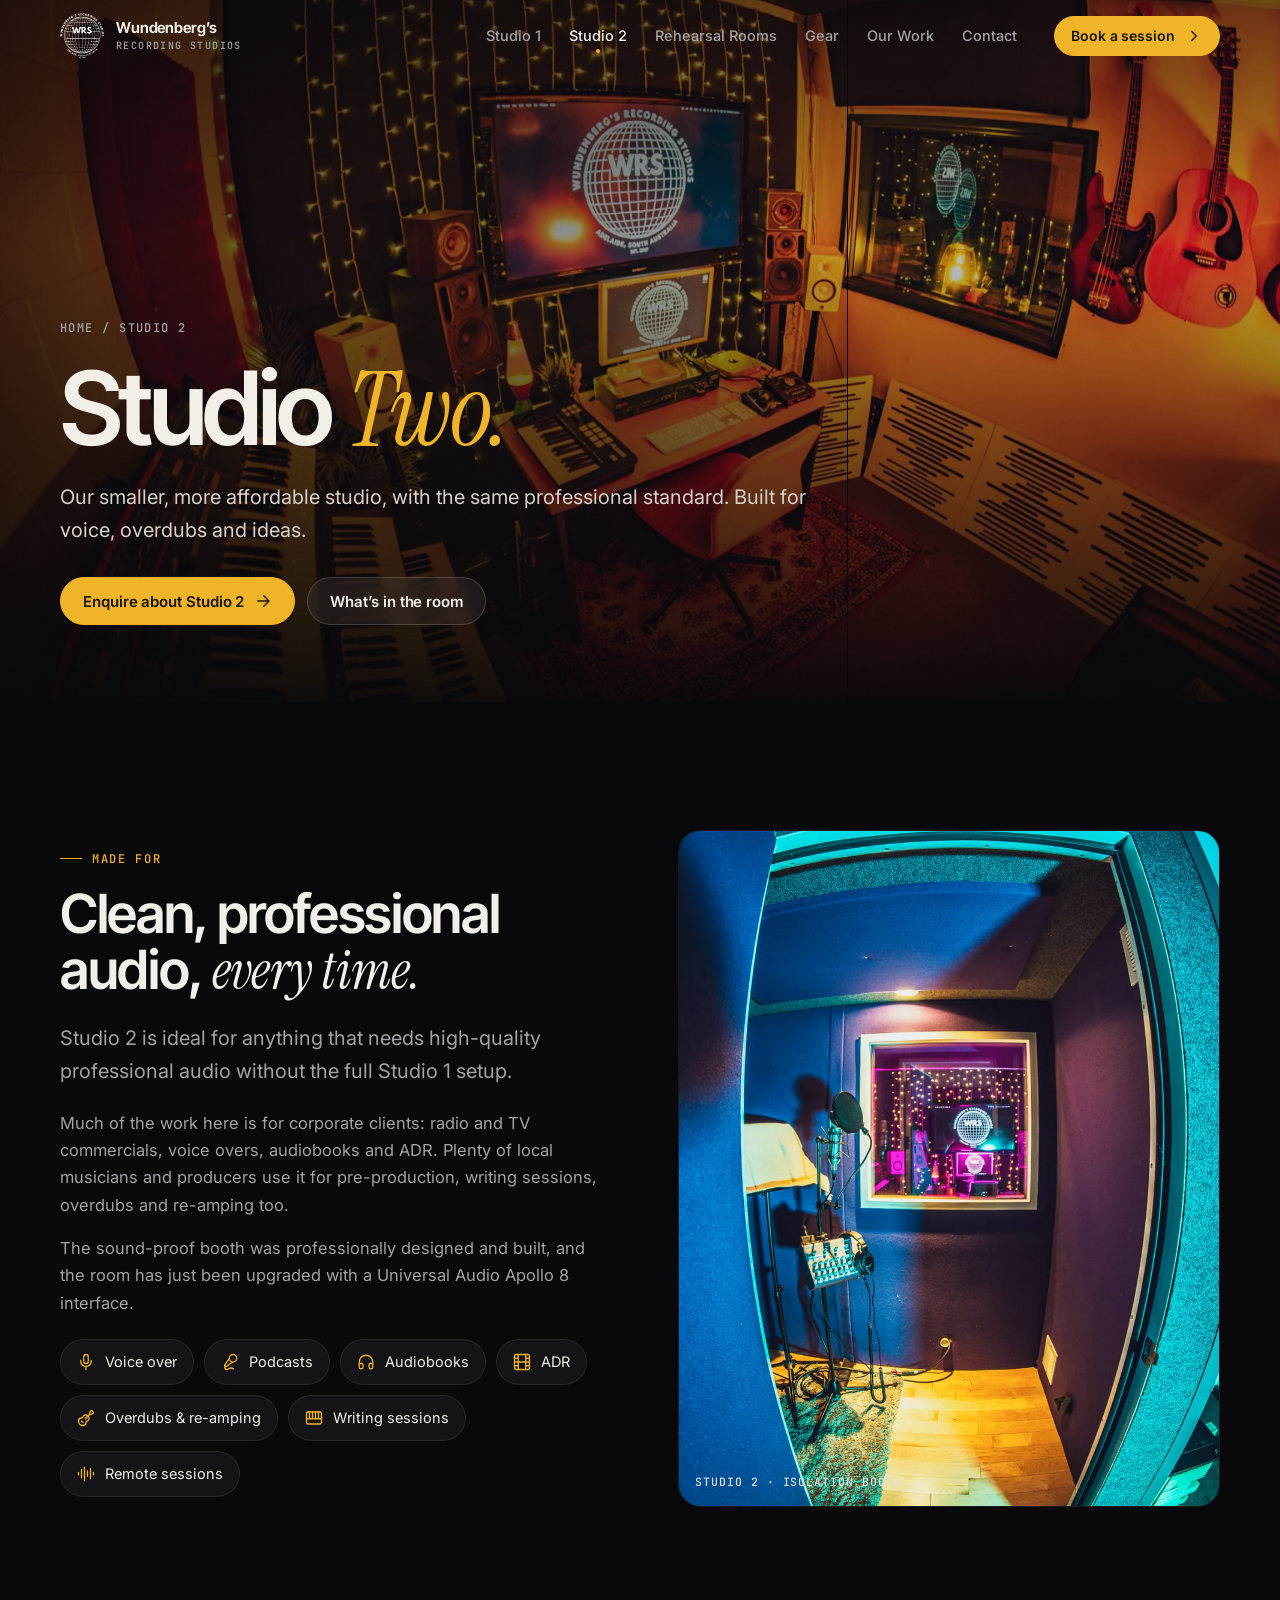
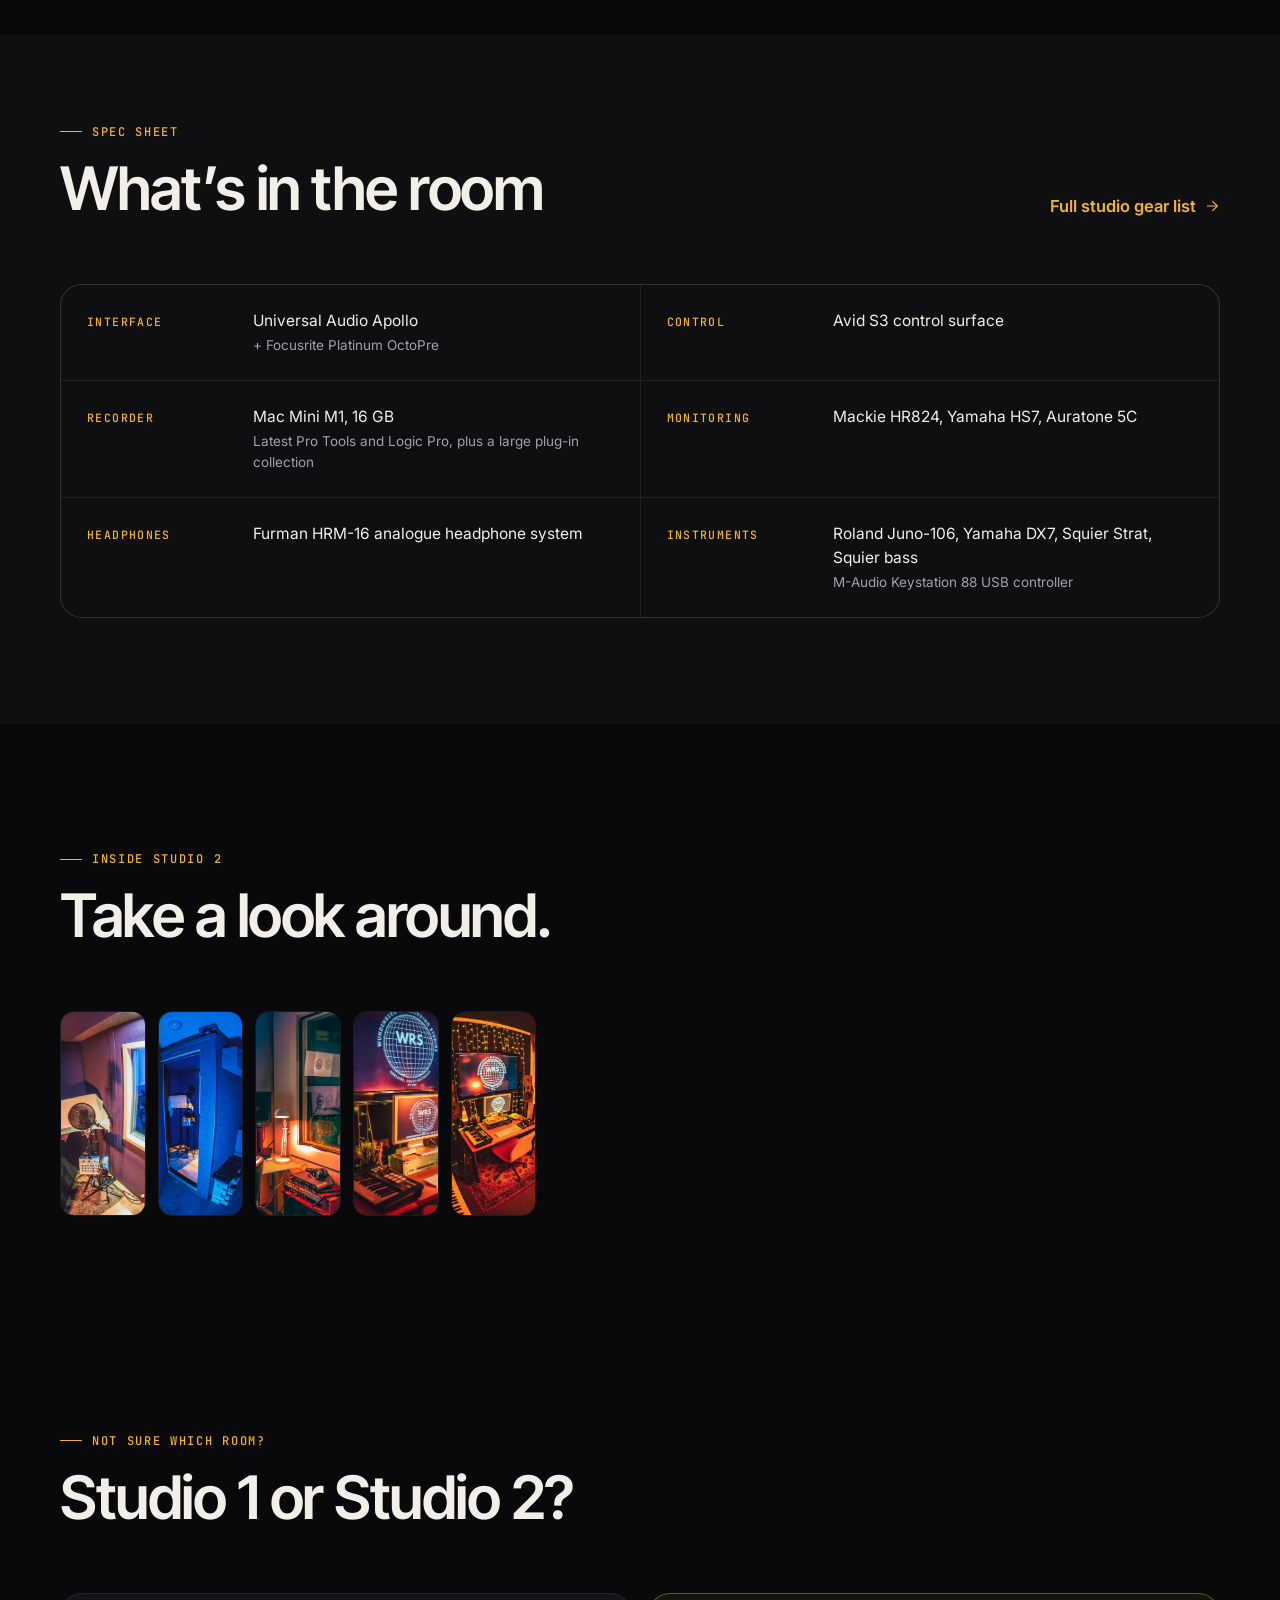
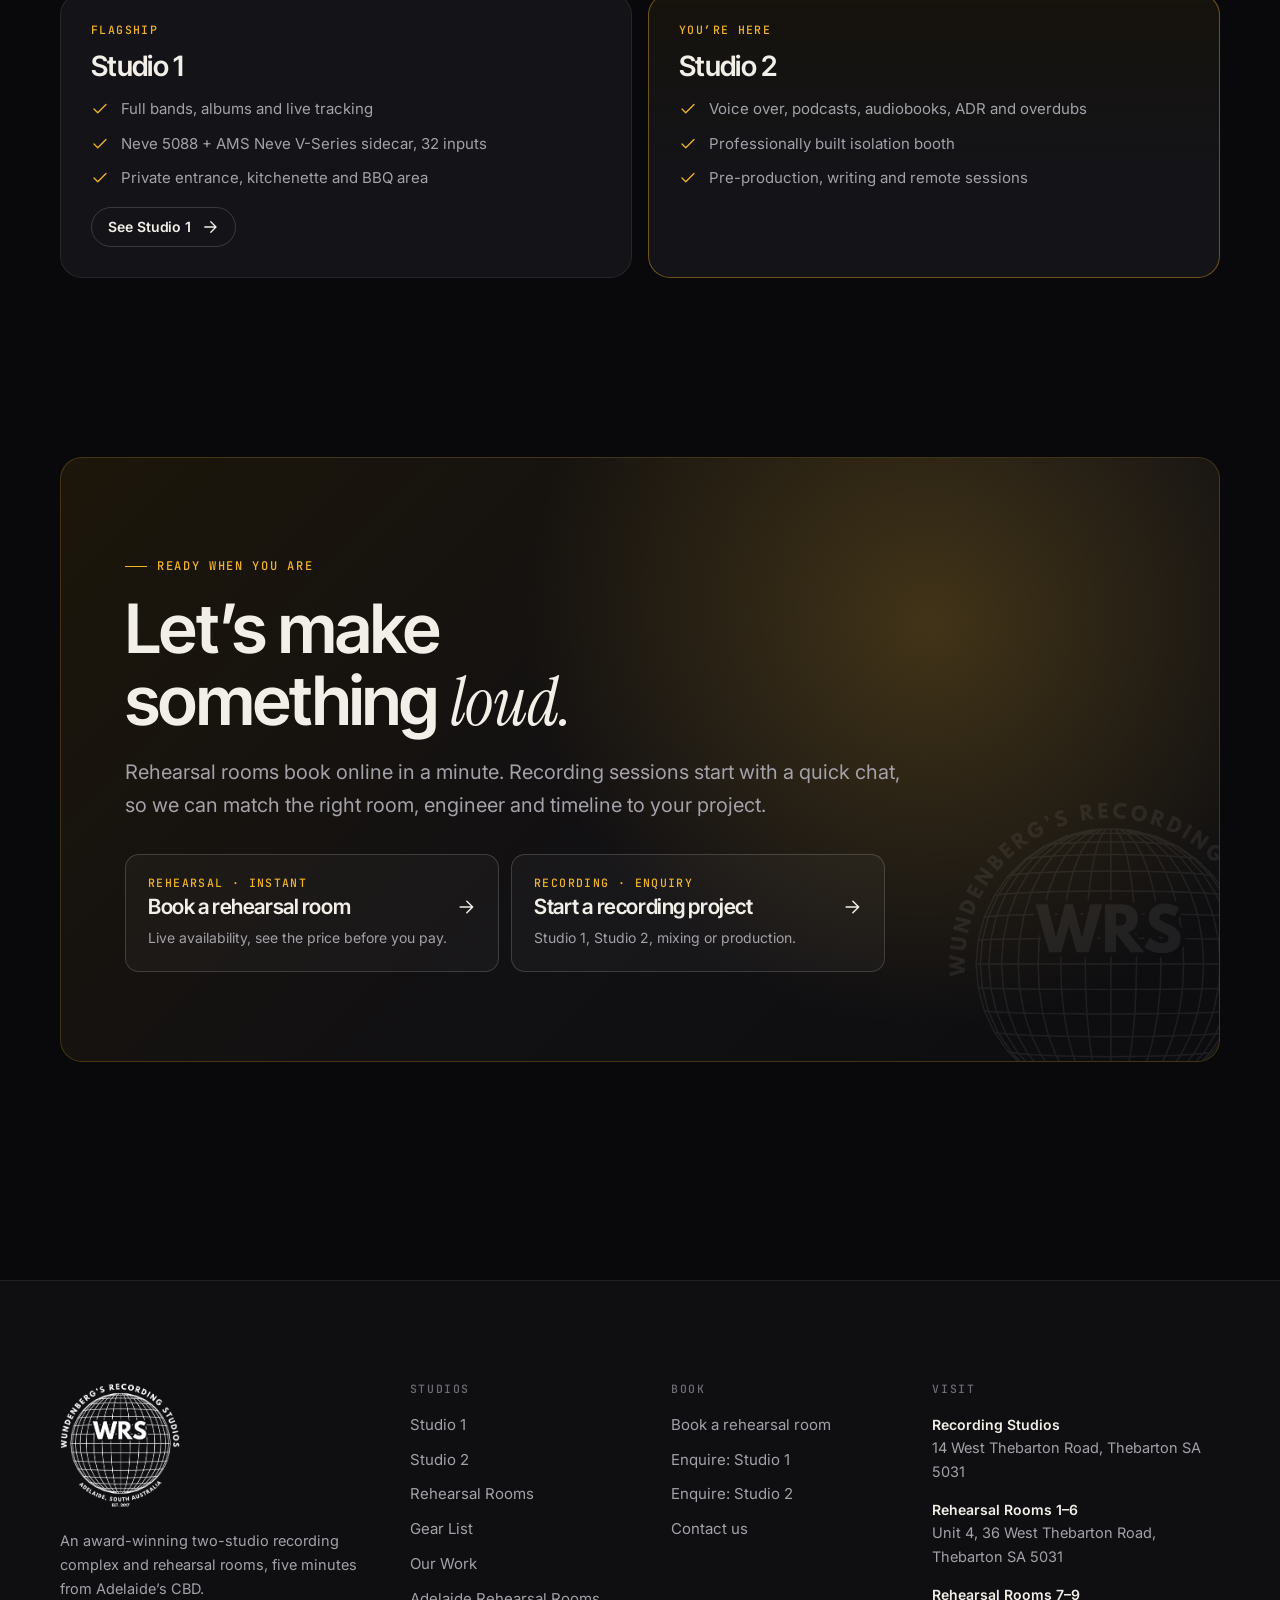
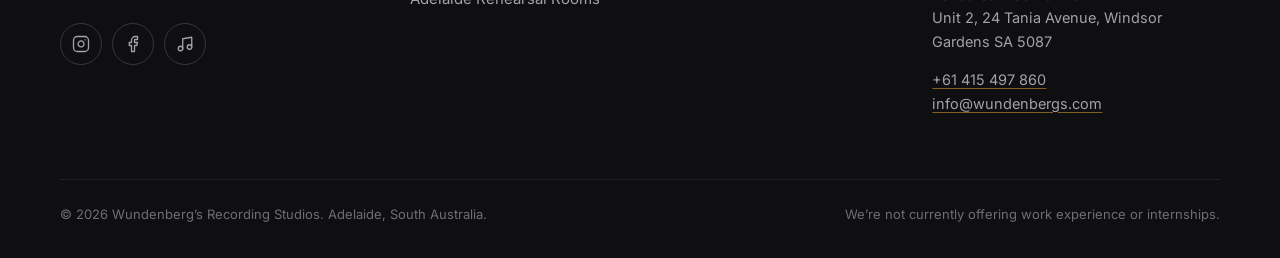
<file: studio-2.html>
<!doctype html>
<html lang="en-AU">
<head>
<meta charset="utf-8">
<meta name="viewport" content="width=device-width, initial-scale=1">
<title>Studio 2 — Voice over, podcast & overdub studio in Adelaide | Wundenberg's</title>
<meta name="description" content="Studio 2 at Wundenberg's: an affordable, professional room with an isolation booth for voice overs, podcasts, audiobooks, ADR, overdubs and writing sessions. Thebarton, Adelaide.">
<meta name="theme-color" content="#09090b">
<meta property="og:type" content="website">
<meta property="og:site_name" content="Wundenberg's Recording Studios">
<meta property="og:title" content="Studio 2 — Voice over, podcast & overdub studio in Adelaide | Wundenberg's">
<meta property="og:description" content="Studio 2 at Wundenberg's: an affordable, professional room with an isolation booth for voice overs, podcasts, audiobooks, ADR, overdubs and writing sessions. Thebarton, Adelaide.">
<meta property="og:image" content="assets/img/studio1-console-blue.webp">
<link rel="icon" type="image/png" href="assets/img/favicon.png">
<link rel="apple-touch-icon" href="assets/img/apple-touch-icon.png">
<link rel="preconnect" href="https://fonts.googleapis.com">
<link rel="preconnect" href="https://fonts.gstatic.com" crossorigin>
<link rel="stylesheet" href="https://fonts.googleapis.com/css2?family=Instrument+Serif:ital@0;1&family=Inter+Tight:wght@500;600;700&family=Inter:wght@400;500;600&family=JetBrains+Mono:wght@500&display=swap">
<link rel="stylesheet" href="assets/css/site.css">
</head>
<body data-page="studio-2">
<a class="skip" href="#main">Skip to content</a>

<header class="site-header">
  <div class="wrap">
    <a class="brand" href="index.html" aria-label="Wundenberg's Recording Studios — home">
      <img src="assets/img/logo-globe.png" alt="" width="44" height="46">
      <span><b>Wundenberg&rsquo;s</b><small>Recording Studios</small></span>
    </a>
    <nav class="nav" aria-label="Main">
      <a href="studio-1.html">Studio 1</a>
      <a href="studio-2.html" aria-current="page">Studio 2</a>
      <a href="rehearsal-rooms.html">Rehearsal Rooms</a>
      <a href="gear.html">Gear</a>
      <a href="index.html#work">Our Work</a>
      <a href="contact.html">Contact</a>
    </nav>
    <div class="header-cta">
      <button class="btn btn-primary btn-sm" type="button" aria-expanded="false" aria-controls="book-menu">Book a session <svg viewBox="0 0 24 24" fill="none" stroke="currentColor" stroke-width="1.75" stroke-linecap="round" stroke-linejoin="round" aria-hidden="true"><path d="m9 18 6-6-6-6"/></svg></button>
      <div class="book-menu" id="book-menu">
        <a href="/book/" data-book>
          <span class="ico"><svg viewBox="0 0 24 24" fill="none" stroke="currentColor" stroke-width="1.75" stroke-linecap="round" stroke-linejoin="round" aria-hidden="true"><rect x="3" y="4" width="18" height="18" rx="2"/><path d="M16 2v4M8 2v4M3 10h18"/></svg></span>
          <span><b>Rehearsal room</b><small>See live availability and book online in a minute.</small></span>
        </a>
        <a href="contact.html">
          <span class="ico"><svg viewBox="0 0 24 24" fill="none" stroke="currentColor" stroke-width="1.75" stroke-linecap="round" stroke-linejoin="round" aria-hidden="true"><rect x="9" y="2" width="6" height="12" rx="3"/><path d="M19 10v1a7 7 0 0 1-14 0v-1M12 18v4"/></svg></span>
          <span><b>Recording, mixing or production</b><small>Tell us about your project and we&rsquo;ll put a session together.</small></span>
        </a>
      </div>
    </div>
    <button class="menu-toggle" type="button" aria-expanded="false" aria-controls="mobile-nav" aria-label="Open menu"><span></span></button>
  </div>
</header>
<nav class="mobile-nav" id="mobile-nav" aria-label="Mobile">
  <a class="m-link" href="index.html">Home<svg viewBox="0 0 24 24" fill="none" stroke="currentColor" stroke-width="1.75" stroke-linecap="round" stroke-linejoin="round" aria-hidden="true"><path d="m9 18 6-6-6-6"/></svg></a>
  <a class="m-link" href="studio-1.html">Studio 1<svg viewBox="0 0 24 24" fill="none" stroke="currentColor" stroke-width="1.75" stroke-linecap="round" stroke-linejoin="round" aria-hidden="true"><path d="m9 18 6-6-6-6"/></svg></a>
  <a class="m-link" href="studio-2.html" aria-current="page">Studio 2<svg viewBox="0 0 24 24" fill="none" stroke="currentColor" stroke-width="1.75" stroke-linecap="round" stroke-linejoin="round" aria-hidden="true"><path d="m9 18 6-6-6-6"/></svg></a>
  <a class="m-link" href="rehearsal-rooms.html">Rehearsal Rooms<svg viewBox="0 0 24 24" fill="none" stroke="currentColor" stroke-width="1.75" stroke-linecap="round" stroke-linejoin="round" aria-hidden="true"><path d="m9 18 6-6-6-6"/></svg></a>
  <a class="m-link" href="gear.html">Gear<svg viewBox="0 0 24 24" fill="none" stroke="currentColor" stroke-width="1.75" stroke-linecap="round" stroke-linejoin="round" aria-hidden="true"><path d="m9 18 6-6-6-6"/></svg></a>
  <a class="m-link" href="index.html#work">Our Work<svg viewBox="0 0 24 24" fill="none" stroke="currentColor" stroke-width="1.75" stroke-linecap="round" stroke-linejoin="round" aria-hidden="true"><path d="m9 18 6-6-6-6"/></svg></a>
  <a class="m-link" href="contact.html">Contact<svg viewBox="0 0 24 24" fill="none" stroke="currentColor" stroke-width="1.75" stroke-linecap="round" stroke-linejoin="round" aria-hidden="true"><path d="m9 18 6-6-6-6"/></svg></a>
  <div class="m-ctas">
    <a class="btn btn-primary" href="/book/" data-book>Book a rehearsal room <svg class="arrow" viewBox="0 0 24 24" fill="none" stroke="currentColor" stroke-width="1.75" stroke-linecap="round" stroke-linejoin="round" aria-hidden="true"><path d="M5 12h14M13 5l7 7-7 7"/></svg></a>
    <a class="btn" href="contact.html">Enquire about recording</a>
  </div>
  <div class="m-contact">
    <a href="tel:+61415497860">+61 415 497 860</a>
    <a href="mailto:info@wundenbergs.com">info@wundenbergs.com</a>
  </div>
</nav>

<main id="main">

<section class="page-hero">
  <div class="hero-media"><img src="assets/img/studio2-synths.webp" srcset="assets/img/studio2-synths-sm.webp 900w, assets/img/studio2-synths.webp 1800w" sizes="100vw" width="1536" height="1026" alt="Studio 2 glowing orange, with synths, monitors and guitars" fetchpriority="high"></div>
  <div class="wrap">
    <span class="crumbs"><a href="index.html">Home</a> / Studio 2</span>
    <h1>Studio <em class="s">Two.</em></h1>
    <p class="lede">Our smaller, more affordable studio, with the same professional standard. Built for voice, overdubs and ideas.</p>
    <div class="hero-ctas">
      <a class="btn btn-primary" href="contact.html?for=studio-2">Enquire about Studio 2 <svg class="arrow" viewBox="0 0 24 24" fill="none" stroke="currentColor" stroke-width="1.75" stroke-linecap="round" stroke-linejoin="round" aria-hidden="true"><path d="M5 12h14M13 5l7 7-7 7"/></svg></a>
      <a class="btn btn-glass" href="#gear">What&rsquo;s in the room</a>
    </div>
  </div>
</section>

<section class="section">
  <div class="wrap feature flip">
    <div class="feature-copy reveal">
      <span class="eyebrow">Made for</span>
      <h2>Clean, professional audio, <em class="s">every time.</em></h2>
      <p class="lede">Studio 2 is ideal for anything that needs high-quality professional audio without the full Studio 1 setup.</p>
      <p>Much of the work here is for corporate clients: radio and TV commercials, voice overs, audiobooks and ADR. Plenty of local musicians and producers use it for pre-production, writing sessions, overdubs and re-amping too.</p>
      <p>The sound-proof booth was professionally designed and built, and the room has just been upgraded with a Universal Audio Apollo 8 interface.</p>
      <div class="amenities" style="margin-top:22px">
        <span class="amenity"><svg viewBox="0 0 24 24" fill="none" stroke="currentColor" stroke-width="1.75" stroke-linecap="round" stroke-linejoin="round" aria-hidden="true"><rect x="9" y="2" width="6" height="12" rx="3"/><path d="M19 10v1a7 7 0 0 1-14 0v-1M12 18v4"/></svg>Voice over</span>
        <span class="amenity"><svg viewBox="0 0 24 24" fill="none" stroke="currentColor" stroke-width="1.75" stroke-linecap="round" stroke-linejoin="round" aria-hidden="true"><path d="m11 7.601-5.994 8.19a1 1 0 0 0 .1 1.298l.817.818a1 1 0 0 0 1.314.087L15.09 12"/><path d="M16.5 21.174C15.5 20.5 14.372 20 13 20c-2.058 0-3.928 2.356-6 2-2.072-.356-2.775-3.369-1.5-4.5"/><circle cx="16" cy="7" r="5"/></svg>Podcasts</span>
        <span class="amenity"><svg viewBox="0 0 24 24" fill="none" stroke="currentColor" stroke-width="1.75" stroke-linecap="round" stroke-linejoin="round" aria-hidden="true"><path d="M3 14h3a2 2 0 0 1 2 2v3a2 2 0 0 1-2 2H5a2 2 0 0 1-2-2v-7a9 9 0 0 1 18 0v7a2 2 0 0 1-2 2h-1a2 2 0 0 1-2-2v-3a2 2 0 0 1 2-2h3"/></svg>Audiobooks</span>
        <span class="amenity"><svg viewBox="0 0 24 24" fill="none" stroke="currentColor" stroke-width="1.75" stroke-linecap="round" stroke-linejoin="round" aria-hidden="true"><rect x="2" y="2" width="20" height="20" rx="2.18"/><path d="M7 2v20M17 2v20M2 12h20M2 7h5M2 17h5M17 17h5M17 7h5"/></svg>ADR</span>
        <span class="amenity"><svg viewBox="0 0 24 24" fill="none" stroke="currentColor" stroke-width="1.75" stroke-linecap="round" stroke-linejoin="round" aria-hidden="true"><path d="m11.9 12.1 4.514-4.514M20.1 2.3a1 1 0 0 0-1.4 0l-1.114 1.114A2 2 0 0 0 17 4.828v1.344a2 2 0 0 1-.586 1.414A2 2 0 0 1 17.828 7h1.344a2 2 0 0 0 1.414-.586L21.7 5.3a1 1 0 0 0 0-1.4zM6 16l2 2M8.2 9.9C8.7 8.8 9.8 8 11 8c2.8 0 5 2.2 5 5 0 1.2-.8 2.3-1.9 2.8l-.9.4A2 2 0 0 0 12 18a4 4 0 0 1-4 4c-3.3 0-6-2.7-6-6a4 4 0 0 1 4-4 2 2 0 0 0 1.8-1.2z"/><circle cx="11.5" cy="12.5" r=".5" fill="currentColor"/></svg>Overdubs &amp; re-amping</span>
        <span class="amenity"><svg viewBox="0 0 24 24" fill="none" stroke="currentColor" stroke-width="1.75" stroke-linecap="round" stroke-linejoin="round" aria-hidden="true"><rect x="2" y="4" width="20" height="16" rx="2"/><path d="M6 4v9M10 4v9M14 4v9M18 4v9M2 13h20"/></svg>Writing sessions</span>
        <span class="amenity"><svg viewBox="0 0 24 24" fill="none" stroke="currentColor" stroke-width="1.75" stroke-linecap="round" stroke-linejoin="round" aria-hidden="true"><path d="M2 10v3M6 6v11M10 3v18M14 8v7M18 5v13M22 10v3"/></svg>Remote sessions</span>
      </div>
    </div>
    <div class="feature-media reveal d1">
      <img src="assets/img/studio2-booth.webp" srcset="assets/img/studio2-booth-sm.webp 900w, assets/img/studio2-booth.webp 1800w" sizes="(max-width:860px) 100vw, 50vw" width="1026" height="1536" alt="The Studio 2 isolation booth seen through its door, lit teal" loading="lazy" decoding="async">
      <span class="caption">Studio 2 &middot; isolation booth</span>
    </div>
  </div>
</section>

<section class="section-tight bg-2" id="gear">
  <div class="wrap">
    <div class="section-head split">
      <div style="display:grid;gap:18px">
        <span class="eyebrow">Spec sheet</span>
        <h2>What&rsquo;s in the room</h2>
      </div>
      <a class="link-arrow" href="gear.html">Full studio gear list <svg viewBox="0 0 24 24" fill="none" stroke="currentColor" stroke-width="1.75" stroke-linecap="round" stroke-linejoin="round" aria-hidden="true"><path d="M5 12h14M13 5l7 7-7 7"/></svg></a>
    </div>
    <dl class="specs reveal">
      <div class="spec"><dt>Interface</dt><dd>Universal Audio Apollo<small>+ Focusrite Platinum OctoPre</small></dd></div>
      <div class="spec"><dt>Control</dt><dd>Avid S3 control surface</dd></div>
      <div class="spec"><dt>Recorder</dt><dd>Mac Mini M1, 16 GB<small>Latest Pro Tools and Logic Pro, plus a large plug-in collection</small></dd></div>
      <div class="spec"><dt>Monitoring</dt><dd>Mackie HR824, Yamaha HS7, Auratone 5C</dd></div>
      <div class="spec"><dt>Headphones</dt><dd>Furman HRM-16 analogue headphone system</dd></div>
      <div class="spec"><dt>Instruments</dt><dd>Roland Juno-106, Yamaha DX7, Squier Strat, Squier bass<small>M-Audio Keystation 88 USB controller</small></dd></div>
    </dl>
  </div>
</section>

<section class="section">
  <div class="wrap">
    <div class="section-head">
      <span class="eyebrow">Inside Studio 2</span>
      <h2>Take a look around.</h2>
    </div>
    <div class="gallery reveal">
      <button type="button" class="g-a" data-full="assets/img/studio2-vocal-booth.webp" aria-label="View photo: Vocal mic in the Studio 2 booth, looking through the window to the control room"><img src="assets/img/studio2-vocal-booth-sm.webp" width="1536" height="1026" alt="Vocal mic in the Studio 2 booth, looking through the window to the control room" loading="lazy" decoding="async"></button>
      <button type="button" class="g-b" data-full="assets/img/studio2-room.webp" aria-label="View photo: Studio 2 under blue light with keyboard and booth door open"><img src="assets/img/studio2-room-sm.webp" width="1536" height="1026" alt="Studio 2 under blue light with keyboard and booth door open" loading="lazy" decoding="async"></button>
      <button type="button" class="g-c" data-full="assets/img/studio2-booth-window.webp" aria-label="View photo: Studio 2 desk with monitors and booth window"><img src="assets/img/studio2-booth-window-sm.webp" width="1280" height="855" alt="Studio 2 desk with monitors and booth window" loading="lazy" decoding="async"></button>
      <button type="button" class="g-d" data-full="assets/img/studio2-desk.webp" aria-label="View photo: Studio 2 desk, screens showing the WRS logo"><img src="assets/img/studio2-desk-sm.webp" width="1533" height="1536" alt="Studio 2 desk, screens showing the WRS logo" loading="lazy" decoding="async"></button>
      <button type="button" class="g-e" data-full="assets/img/studio2-synths.webp" aria-label="View photo: Studio 2 with synths, fairy lights and guitars"><img src="assets/img/studio2-synths-sm.webp" width="1536" height="1026" alt="Studio 2 with synths, fairy lights and guitars" loading="lazy" decoding="async"></button>
    </div>
  </div>
</section>

<section class="section-tight">
  <div class="wrap">
    <div class="section-head">
      <span class="eyebrow">Not sure which room?</span>
      <h2>Studio 1 or Studio 2?</h2>
    </div>
    <div class="compare reveal">
      <div class="compare-card">
        <span class="k">Flagship</span>
        <h3>Studio 1</h3>
        <ul>
          <li><svg viewBox="0 0 24 24" fill="none" stroke="currentColor" stroke-width="1.75" stroke-linecap="round" stroke-linejoin="round" aria-hidden="true"><path d="M20 6 9 17l-5-5"/></svg><span>Full bands, albums and live tracking</span></li>
          <li><svg viewBox="0 0 24 24" fill="none" stroke="currentColor" stroke-width="1.75" stroke-linecap="round" stroke-linejoin="round" aria-hidden="true"><path d="M20 6 9 17l-5-5"/></svg><span>Neve 5088 + AMS Neve V-Series sidecar, 32 inputs</span></li>
          <li><svg viewBox="0 0 24 24" fill="none" stroke="currentColor" stroke-width="1.75" stroke-linecap="round" stroke-linejoin="round" aria-hidden="true"><path d="M20 6 9 17l-5-5"/></svg><span>Private entrance, kitchenette and BBQ area</span></li>
        </ul>
        <a class="btn btn-sm" href="studio-1.html">See Studio 1 <svg class="arrow" viewBox="0 0 24 24" fill="none" stroke="currentColor" stroke-width="1.75" stroke-linecap="round" stroke-linejoin="round" aria-hidden="true"><path d="M5 12h14M13 5l7 7-7 7"/></svg></a>
      </div>
      <div class="compare-card on">
        <span class="k">You&rsquo;re here</span>
        <h3>Studio 2</h3>
        <ul>
          <li><svg viewBox="0 0 24 24" fill="none" stroke="currentColor" stroke-width="1.75" stroke-linecap="round" stroke-linejoin="round" aria-hidden="true"><path d="M20 6 9 17l-5-5"/></svg><span>Voice over, podcasts, audiobooks, ADR and overdubs</span></li>
          <li><svg viewBox="0 0 24 24" fill="none" stroke="currentColor" stroke-width="1.75" stroke-linecap="round" stroke-linejoin="round" aria-hidden="true"><path d="M20 6 9 17l-5-5"/></svg><span>Professionally built isolation booth</span></li>
          <li><svg viewBox="0 0 24 24" fill="none" stroke="currentColor" stroke-width="1.75" stroke-linecap="round" stroke-linejoin="round" aria-hidden="true"><path d="M20 6 9 17l-5-5"/></svg><span>Pre-production, writing and remote sessions</span></li>
        </ul>
        
      </div>
    </div>
  </div>
</section>
<section class="section-tight">
  <div class="wrap">
    <div class="cta-band reveal">
      <span class="eyebrow">Ready when you are</span>
      <h2>Let&rsquo;s make something <em class="s">loud.</em></h2>
      <p class="lede">Rehearsal rooms book online in a minute. Recording sessions start with a quick chat, so we can match the right room, engineer and timeline to your project.</p>
      <div class="cta-grid">
        <a class="cta-opt" href="/book/" data-book>
          <span class="k">Rehearsal &middot; instant</span>
          <b>Book a rehearsal room <svg viewBox="0 0 24 24" fill="none" stroke="currentColor" stroke-width="1.75" stroke-linecap="round" stroke-linejoin="round" aria-hidden="true"><path d="M5 12h14M13 5l7 7-7 7"/></svg></b>
          <small>Live availability, see the price before you pay.</small>
        </a>
        <a class="cta-opt" href="contact.html">
          <span class="k">Recording &middot; enquiry</span>
          <b>Start a recording project <svg viewBox="0 0 24 24" fill="none" stroke="currentColor" stroke-width="1.75" stroke-linecap="round" stroke-linejoin="round" aria-hidden="true"><path d="M5 12h14M13 5l7 7-7 7"/></svg></b>
          <small>Studio 1, Studio 2, mixing or production.</small>
        </a>
      </div>
    </div>
  </div>
</section>

</main>

<footer class="site-footer">
  <div class="wrap">
    <div class="foot-grid">
      <div class="foot-brand">
        <img src="assets/img/logo-globe.png" alt="Wundenberg's Recording Studios — Adelaide, South Australia, est. 2017" width="120" height="125" loading="lazy">
        <p>An award-winning two-studio recording complex and rehearsal rooms, five minutes from Adelaide&rsquo;s CBD.</p>
        <div class="socials">
          <a href="https://www.instagram.com/wundenbergs" aria-label="Instagram" rel="noopener"><svg viewBox="0 0 24 24" fill="none" stroke="currentColor" stroke-width="1.75" stroke-linecap="round" stroke-linejoin="round" aria-hidden="true"><rect x="2" y="2" width="20" height="20" rx="5"/><path d="M16 11.37A4 4 0 1 1 12.63 8 4 4 0 0 1 16 11.37zM17.5 6.5h.01"/></svg></a>
          <a href="https://www.facebook.com/wundenbergs" aria-label="Facebook" rel="noopener"><svg viewBox="0 0 24 24" fill="none" stroke="currentColor" stroke-width="1.75" stroke-linecap="round" stroke-linejoin="round" aria-hidden="true"><path d="M18 2h-3a5 5 0 0 0-5 5v3H7v4h3v8h4v-8h3l1-4h-4V7a1 1 0 0 1 1-1h3z"/></svg></a>
          <a href="https://open.spotify.com/playlist/1RSppgIzCa0s5IQXF4ALpA" aria-label="Our work on Spotify" rel="noopener"><svg viewBox="0 0 24 24" fill="none" stroke="currentColor" stroke-width="1.75" stroke-linecap="round" stroke-linejoin="round" aria-hidden="true"><path d="M9 18V5l12-2v13"/><circle cx="6" cy="18" r="3"/><circle cx="18" cy="16" r="3"/></svg></a>
        </div>
      </div>
      <div>
        <h4>Studios</h4>
        <ul>
          <li><a href="studio-1.html">Studio 1</a></li>
          <li><a href="studio-2.html">Studio 2</a></li>
          <li><a href="rehearsal-rooms.html">Rehearsal Rooms</a></li>
          <li><a href="gear.html">Gear List</a></li>
          <li><a href="index.html#work">Our Work</a></li>
          <li><a href="https://adelaiderehearsalrooms.com/" rel="noopener">Adelaide Rehearsal Rooms</a></li>
        </ul>
      </div>
      <div>
        <h4>Book</h4>
        <ul>
          <li><a href="/book/" data-book>Book a rehearsal room</a></li>
          <li><a href="contact.html?for=studio-1">Enquire: Studio 1</a></li>
          <li><a href="contact.html?for=studio-2">Enquire: Studio 2</a></li>
          <li><a href="contact.html">Contact us</a></li>
        </ul>
      </div>
      <div>
        <h4>Visit</h4>
        <address class="foot-addr">
          <span><b>Recording Studios</b>14 West Thebarton Road, Thebarton SA 5031</span>
          <span><b>Rehearsal Rooms 1&ndash;6</b>Unit 4, 36 West Thebarton Road, Thebarton SA 5031</span>
          <span><b>Rehearsal Rooms 7&ndash;9</b>Unit 2, 24 Tania Avenue, Windsor Gardens SA 5087</span>
          <span><a href="tel:+61415497860">+61 415 497 860</a><br><a href="mailto:info@wundenbergs.com">info@wundenbergs.com</a></span>
        </address>
      </div>
    </div>
    <div class="foot-base">
      <span>&copy; <span data-year>2026</span> Wundenberg&rsquo;s Recording Studios. Adelaide, South Australia.</span>
      <span>We&rsquo;re not currently offering work experience or internships.</span>
    </div>
  </div>
</footer>
<script src="assets/js/site.js" defer></script>
</body>
</html>
</file>
<file: assets/css/site.css>
/* ==========================================================================
   Wundenberg's Recording Studios — site styles
   One stylesheet for every page. Tokens first, then layout, then components.
   ========================================================================== */

:root{
  --bg:#09090b;
  --bg-2:#0f0f12;
  --surface:#141418;
  --surface-2:#1b1b20;
  --line:rgba(255,255,255,.08);
  --line-strong:rgba(255,255,255,.16);
  --text:#f2efe9;
  --muted:#a4a1a9;
  --faint:#6f6c75;

  /* Amber matches the booking page's dark-theme accent, so the hand-off feels like one site. */
  --accent:#f0b429;
  --accent-2:#ff7a2f;
  --accent-soft:rgba(240,180,41,.12);
  --on-accent:#17140c;
  --glow:radial-gradient(60% 60% at 50% 0%, rgba(240,180,41,.18), transparent 70%);

  --r:14px; --r-sm:9px; --r-lg:22px;
  --wrap:1240px;
  --gutter:clamp(16px, 4vw, 40px);
  --header-h:72px;

  --sans:"Inter", ui-sans-serif, -apple-system, "Segoe UI", Roboto, Helvetica, Arial, sans-serif;
  --display:"Inter Tight", var(--sans);
  --serif:"Instrument Serif", Georgia, "Times New Roman", serif;
  --mono:"JetBrains Mono", ui-monospace, SFMono-Regular, Menlo, monospace;

  --ease:cubic-bezier(.2,.7,.2,1);
  color-scheme:dark;
}

/* ---------- base ---------- */

*,*::before,*::after{box-sizing:border-box}
html{-webkit-text-size-adjust:100%;scroll-behavior:smooth;scroll-padding-top:calc(var(--header-h) + 16px)}
body{margin:0;background:var(--bg);color:var(--text);font:400 16.5px/1.65 var(--sans);-webkit-font-smoothing:antialiased;text-rendering:optimizeLegibility;overflow-x:hidden}
img{display:block;max-width:100%;height:auto}
a{color:inherit;text-decoration-color:rgba(240,180,41,.5);text-underline-offset:3px}
a:hover{text-decoration-color:var(--accent)}
:focus-visible{outline:2px solid var(--accent);outline-offset:3px;border-radius:4px}
::selection{background:var(--accent);color:var(--on-accent)}
h1,h2,h3,h4{font-family:var(--display);font-weight:600;letter-spacing:-.025em;line-height:1.05;margin:0}
p{margin:0 0 1em}
p:last-child{margin-bottom:0}
em.s,.serif{font-family:var(--serif);font-style:italic;font-weight:400;letter-spacing:-.01em}

.wrap{width:100%;max-width:var(--wrap);margin:0 auto;padding:0 var(--gutter)}
.skip{position:absolute;left:12px;top:-60px;z-index:100;background:var(--accent);color:var(--on-accent);padding:10px 14px;border-radius:var(--r-sm);font-weight:600;text-decoration:none}
.skip:focus{top:12px}
.sr-only{position:absolute;width:1px;height:1px;padding:0;margin:-1px;overflow:hidden;clip:rect(0 0 0 0);white-space:nowrap;border:0}

.eyebrow{display:inline-flex;align-items:center;gap:10px;font:500 12px/1.2 var(--mono);letter-spacing:.14em;text-transform:uppercase;color:var(--accent)}
.eyebrow::before{content:"";width:22px;height:1px;background:currentColor}
.lede{font-size:clamp(17px,1.6vw,20px);color:var(--muted);max-width:60ch}
.muted{color:var(--muted)}

/* ---------- buttons ---------- */

.btn{--b:var(--line-strong);display:inline-flex;align-items:center;justify-content:center;gap:10px;min-height:48px;padding:0 22px;border-radius:999px;border:1px solid var(--b);background:transparent;color:var(--text);font:600 15px/1 var(--sans);letter-spacing:-.005em;text-decoration:none;cursor:pointer;transition:background .2s var(--ease),border-color .2s var(--ease),transform .2s var(--ease),color .2s;white-space:nowrap}
.btn:hover{border-color:var(--text);transform:translateY(-1px)}
.btn svg{width:18px;height:18px;flex:none;transition:transform .2s var(--ease)}
.btn:hover svg.arrow{transform:translateX(3px)}
.btn-primary{background:var(--accent);border-color:var(--accent);color:var(--on-accent)}
.btn-primary:hover{background:#ffc53d;border-color:#ffc53d}
.btn-glass{background:rgba(255,255,255,.06);backdrop-filter:blur(12px);-webkit-backdrop-filter:blur(12px)}
.btn-sm{min-height:40px;padding:0 16px;font-size:14px}
.link-arrow{display:inline-flex;align-items:center;gap:8px;font-weight:600;color:var(--accent);text-decoration:none}
.link-arrow svg{width:16px;height:16px;transition:transform .2s var(--ease)}
.link-arrow:hover svg{transform:translateX(3px)}

/* ---------- header ---------- */

.site-header{position:fixed;inset:0 0 auto;z-index:50;height:var(--header-h);transition:background .3s var(--ease),border-color .3s,backdrop-filter .3s;border-bottom:1px solid transparent}
.site-header.scrolled,.site-header.solid{background:rgba(9,9,11,.78);backdrop-filter:saturate(1.4) blur(16px);-webkit-backdrop-filter:saturate(1.4) blur(16px);border-color:var(--line)}
.site-header .wrap{height:100%;display:flex;align-items:center;gap:24px}
.brand{display:flex;align-items:center;gap:12px;text-decoration:none;flex:none;min-width:0}
.brand img{width:44px;height:auto}
.brand span{display:flex;flex-direction:column;line-height:1.1}
.brand b{font:650 15px/1.15 var(--display);letter-spacing:-.01em;white-space:nowrap}
.brand small{font:500 10px/1.2 var(--mono);letter-spacing:.14em;text-transform:uppercase;color:var(--muted);margin-top:3px}

.nav{display:flex;align-items:center;gap:2px;margin-left:auto}
.nav a{position:relative;padding:8px 13px;border-radius:999px;font-size:14.5px;font-weight:500;color:var(--muted);text-decoration:none;transition:color .2s,background .2s}
.nav a:hover{color:var(--text);background:rgba(255,255,255,.05)}
.nav a[aria-current="page"]{color:var(--text)}
.nav a[aria-current="page"]::after{content:"";position:absolute;left:50%;bottom:2px;width:4px;height:4px;margin-left:-2px;border-radius:50%;background:var(--accent)}

.header-cta{position:relative;flex:none}
.book-menu{position:absolute;right:0;top:calc(100% + 10px);width:330px;padding:8px;border-radius:var(--r);background:rgba(20,20,24,.96);backdrop-filter:blur(18px);-webkit-backdrop-filter:blur(18px);border:1px solid var(--line-strong);box-shadow:0 30px 80px -20px rgba(0,0,0,.8);opacity:0;visibility:hidden;transform:translateY(-6px);transition:opacity .18s var(--ease),transform .18s var(--ease),visibility .18s}
.book-menu.open{opacity:1;visibility:visible;transform:none}
.book-menu a{display:flex;gap:14px;align-items:flex-start;padding:14px;border-radius:var(--r-sm);text-decoration:none;transition:background .15s}
.book-menu a:hover,.book-menu a:focus-visible{background:rgba(255,255,255,.06)}
.book-menu .ico{flex:none;display:grid;place-items:center;width:38px;height:38px;border-radius:10px;background:var(--accent-soft);color:var(--accent)}
.book-menu .ico svg{width:20px;height:20px}
.book-menu b{display:block;font-size:15px;font-weight:600;margin-bottom:2px}
.book-menu small{display:block;font-size:13px;color:var(--muted);line-height:1.45}

.menu-toggle{display:none;margin-left:auto;width:44px;height:44px;border-radius:50%;border:1px solid var(--line-strong);background:transparent;color:var(--text);cursor:pointer;place-items:center}
.menu-toggle span,.menu-toggle span::before,.menu-toggle span::after{display:block;width:18px;height:1.5px;background:currentColor;border-radius:2px;transition:transform .25s var(--ease),opacity .2s;content:""}
.menu-toggle span{position:relative}
.menu-toggle span::before{position:absolute;top:-6px}
.menu-toggle span::after{position:absolute;top:6px}
.menu-open .menu-toggle span{background:transparent}
.menu-open .menu-toggle span::before{transform:translateY(6px) rotate(45deg)}
.menu-open .menu-toggle span::after{transform:translateY(-6px) rotate(-45deg)}

.mobile-nav{display:none}

@media (max-width:1020px){
  .nav,.header-cta{display:none}
  .menu-toggle{display:grid}
  .mobile-nav{display:flex;flex-direction:column;position:fixed;inset:var(--header-h) 0 0;z-index:49;padding:24px var(--gutter) 32px;background:rgba(9,9,11,.97);backdrop-filter:blur(20px);-webkit-backdrop-filter:blur(20px);overflow-y:auto;opacity:0;visibility:hidden;transform:translateY(-8px);transition:opacity .25s var(--ease),transform .25s var(--ease),visibility .25s}
  .menu-open .mobile-nav{opacity:1;visibility:visible;transform:none}
  .menu-open .site-header{background:rgba(9,9,11,.97);border-color:var(--line)}
  .mobile-nav a.m-link{display:flex;justify-content:space-between;align-items:center;padding:16px 2px;border-bottom:1px solid var(--line);font:600 24px/1.2 var(--display);letter-spacing:-.02em;text-decoration:none}
  .mobile-nav a.m-link[aria-current="page"]{color:var(--accent)}
  .mobile-nav a.m-link svg{width:20px;height:20px;color:var(--faint)}
  .mobile-nav .m-ctas{display:grid;gap:10px;margin-top:28px}
  .mobile-nav .m-ctas .btn{width:100%}
  .mobile-nav .m-contact{margin-top:28px;color:var(--muted);font-size:15px;display:grid;gap:6px}
  .mobile-nav .m-contact a{text-decoration:none}
  body.menu-open{overflow:hidden}
}
@media (max-width:420px){
  .brand small{display:none}
  .brand img{width:38px}
}

/* ---------- sections ---------- */

.section{padding:clamp(72px,10vw,140px) 0;position:relative}
.section-tight{padding:clamp(56px,7vw,96px) 0}
.section-head{display:grid;gap:18px;margin-bottom:clamp(36px,5vw,64px);max-width:760px}
.section-head h2{font-size:clamp(34px,5vw,60px)}
.section-head.split{max-width:none;grid-template-columns:1fr auto;align-items:end;gap:24px 40px}
@media (max-width:760px){.section-head.split{grid-template-columns:1fr}}
.bg-2{background:var(--bg-2)}
.divider{border-top:1px solid var(--line)}

/* ---------- home hero ---------- */

.hero{position:relative;min-height:100svh;display:flex;align-items:flex-end;padding:calc(var(--header-h) + 60px) 0 clamp(36px,6vw,72px);isolation:isolate;overflow:hidden}
.hero-media{position:absolute;inset:0;z-index:-2}
.hero-media img{width:100%;height:100%;object-fit:cover;object-position:50% 45%;transform:scale(1.06);animation:heroZoom 18s var(--ease) forwards}
@keyframes heroZoom{to{transform:scale(1)}}
.hero::after{content:"";position:absolute;inset:0;z-index:-1;background:
  linear-gradient(180deg, rgba(9,9,11,.55) 0%, rgba(9,9,11,.1) 30%, rgba(9,9,11,.35) 55%, rgba(9,9,11,.96) 100%),
  linear-gradient(90deg, rgba(9,9,11,.75) 0%, rgba(9,9,11,0) 65%)}
.hero h1{font-size:clamp(46px,8.4vw,118px);line-height:.95;letter-spacing:-.045em;max-width:12ch;margin:22px 0 26px}
.hero h1 em{color:var(--accent)}
.hero .lede{color:#d6d2cb;max-width:54ch}
.hero-ctas{display:flex;flex-wrap:wrap;gap:12px;margin-top:34px}
.hero-foot{display:flex;flex-wrap:wrap;justify-content:space-between;align-items:flex-end;gap:28px}
.hero-awards{display:flex;flex-wrap:wrap;gap:10px}
.award-chip{display:flex;align-items:center;gap:12px;padding:10px 16px 10px 12px;border-radius:999px;background:rgba(255,255,255,.06);border:1px solid var(--line-strong);backdrop-filter:blur(12px);-webkit-backdrop-filter:blur(12px);font-size:13.5px;line-height:1.3}
.award-chip svg{width:26px;height:26px;color:var(--accent);flex:none}
.award-chip b{display:block;font-weight:600}
.award-chip span{color:var(--muted);font-size:12.5px}
.scroll-cue{display:flex;align-items:center;gap:10px;font:500 11.5px/1 var(--mono);letter-spacing:.14em;text-transform:uppercase;color:var(--muted);text-decoration:none}
.scroll-cue i{display:block;width:1px;height:42px;background:linear-gradient(var(--accent),transparent);animation:cue 2.2s ease-in-out infinite}
@keyframes cue{0%{transform:scaleY(0);transform-origin:top}50%{transform:scaleY(1);transform-origin:top}51%{transform-origin:bottom}100%{transform:scaleY(0);transform-origin:bottom}}
@media (max-width:760px){
  .scroll-cue{display:none}
  .hero::after,.page-hero::after{background:linear-gradient(180deg,rgba(9,9,11,.55) 0%,rgba(9,9,11,.45) 30%,rgba(9,9,11,.82) 55%,rgba(9,9,11,.97) 100%)}
  .page-hero.short::after{background:var(--glow)}
}

/* ---------- stats strip ---------- */

.stats{display:grid;grid-template-columns:repeat(4,1fr);border-top:1px solid var(--line);border-bottom:1px solid var(--line)}
.stat{padding:30px clamp(16px,2.4vw,32px);border-left:1px solid var(--line)}
.stat:first-child{border-left:0;padding-left:0}
.stat b{display:block;font:600 clamp(36px,4.4vw,56px)/1 var(--display);letter-spacing:-.04em}
.stat b sup{font-size:.45em;color:var(--accent);margin-left:2px;vertical-align:top;position:relative;top:.25em}
.stat span{display:block;margin-top:10px;color:var(--muted);font-size:14.5px;line-height:1.45;max-width:24ch}
@media (max-width:860px){
  .stats{grid-template-columns:1fr 1fr}
  .stat{padding:24px 18px}
  .stat:nth-child(odd){border-left:0;padding-left:0}
  .stat:nth-child(n+3){border-top:1px solid var(--line)}
}

/* ---------- space cards (home: choose your room) ---------- */

.spaces{display:grid;grid-template-columns:1.25fr 1fr 1fr;gap:16px}
.space{position:relative;display:flex;flex-direction:column;justify-content:flex-end;min-height:560px;padding:28px;border-radius:var(--r-lg);overflow:hidden;isolation:isolate;text-decoration:none;border:1px solid var(--line)}
.space img{position:absolute;inset:0;width:100%;height:100%;object-fit:cover;z-index:-2;transition:transform .9s var(--ease),filter .6s}
.space::before{content:"";position:absolute;inset:0;z-index:-1;background:linear-gradient(180deg,rgba(9,9,11,0) 15%,rgba(9,9,11,.72) 48%,rgba(9,9,11,.97) 100%)}
.space:hover img{transform:scale(1.05)}
.space .tag{position:absolute;top:22px;left:22px;font:500 11.5px/1 var(--mono);letter-spacing:.12em;text-transform:uppercase;padding:8px 11px;border-radius:999px;background:rgba(9,9,11,.6);backdrop-filter:blur(10px);-webkit-backdrop-filter:blur(10px);border:1px solid var(--line-strong)}
.space .tag.hot{background:var(--accent);color:var(--on-accent);border-color:var(--accent)}
.space h3{font-size:clamp(30px,3vw,40px);margin-bottom:10px}
.space p{color:#cfcbc4;font-size:15.5px;margin-bottom:18px;max-width:40ch}
.space ul{list-style:none;margin:0 0 22px;padding:0;display:flex;flex-wrap:wrap;gap:6px}
.space li{font-size:12.5px;padding:5px 10px;border-radius:999px;background:rgba(255,255,255,.08);border:1px solid var(--line)}
.space .go{display:flex;align-items:center;justify-content:space-between;padding-top:18px;border-top:1px solid var(--line-strong);font-weight:600}
.space .go svg{width:22px;height:22px;transition:transform .25s var(--ease)}
.space:hover .go svg{transform:translateX(4px)}
.space .price{font:500 13px/1 var(--mono);color:var(--accent)}
@media (max-width:1020px){.spaces{grid-template-columns:1fr 1fr}.space:first-child{grid-column:1/-1}}
@media (max-width:640px){.spaces{grid-template-columns:1fr}.space{min-height:460px;padding:22px}}

/* ---------- services ---------- */

.services{display:grid;grid-template-columns:repeat(3,1fr);gap:1px;background:var(--line);border:1px solid var(--line);border-radius:var(--r-lg);overflow:hidden}
.service{position:relative;background:var(--bg);padding:clamp(24px,3vw,38px);transition:background .25s}
.service:hover{background:var(--surface)}
.service .num{position:absolute;top:clamp(24px,3vw,38px);right:clamp(24px,3vw,38px);font:500 12px/1 var(--mono);color:var(--faint);letter-spacing:.1em}
.service svg{width:30px;height:30px;color:var(--accent);margin:0 0 28px}
.service h3{font-size:22px;letter-spacing:-.02em;margin-bottom:8px}
.service p{color:var(--muted);font-size:15px}
.bg-2 .service{background:var(--bg-2)}
.bg-2 .service:hover{background:var(--surface)}
@media (max-width:900px){.services{grid-template-columns:1fr 1fr}}
@media (max-width:560px){.services{grid-template-columns:1fr}}

/* ---------- feature split (image + copy) ---------- */

.feature{display:grid;grid-template-columns:1fr 1fr;gap:clamp(32px,6vw,96px);align-items:center}
.feature.flip .feature-media{order:2}
.feature-media{position:relative;border-radius:var(--r-lg);overflow:hidden;aspect-ratio:4/5;border:1px solid var(--line)}
.feature-media img{width:100%;height:100%;object-fit:cover}
.feature-media.wide{aspect-ratio:4/3}
.feature-media .caption{position:absolute;left:16px;bottom:16px;right:16px;font:500 11.5px/1.4 var(--mono);letter-spacing:.08em;text-transform:uppercase;color:#ddd}
.feature-copy h2{font-size:clamp(32px,4.4vw,54px);margin:18px 0 22px}
.feature-copy .lede{margin-bottom:22px}
.feature-copy p{color:var(--muted)}
.feature-copy .btn,.feature-copy .link-arrow{margin-top:14px}
@media (max-width:860px){.feature{grid-template-columns:1fr}.feature.flip .feature-media{order:0}.feature-media{aspect-ratio:4/3}}

.quote{margin:34px 0 0;padding:26px 0 0;border-top:1px solid var(--line)}
.quote blockquote{margin:0;font:400 clamp(24px,2.6vw,32px)/1.25 var(--serif);font-style:italic;letter-spacing:-.01em}
.quote figcaption{margin-top:12px;font:500 12px/1 var(--mono);letter-spacing:.12em;text-transform:uppercase;color:var(--muted)}

/* ---------- big quote / console story ---------- */

.statement{margin:0;position:relative;padding:clamp(90px,14vw,190px) 0;isolation:isolate;overflow:hidden;text-align:center}
.statement img{position:absolute;inset:0;width:100%;height:100%;object-fit:cover;z-index:-2;filter:grayscale(.2)}
.statement::before{content:"";position:absolute;inset:0;z-index:-1;background:radial-gradient(70% 90% at 50% 50%,rgba(9,9,11,.7),rgba(9,9,11,.95))}
.statement blockquote{margin:0 auto;max-width:20ch;font:400 clamp(36px,6vw,80px)/1.02 var(--serif);font-style:italic;letter-spacing:-.025em}
.statement blockquote em{font-style:normal;color:var(--accent)}
.statement figcaption{margin-top:26px;font:500 12.5px/1 var(--mono);letter-spacing:.14em;text-transform:uppercase;color:var(--muted)}

/* ---------- work / portfolio ---------- */

.work{display:grid;grid-template-columns:.9fr 1.1fr;gap:clamp(32px,5vw,72px);align-items:center}
.work-embed{border-radius:var(--r-lg);overflow:hidden;background:var(--surface);border:1px solid var(--line);min-height:452px}
.work-embed iframe{display:block;width:100%;height:452px;border:0}
@media (max-width:860px){.work{grid-template-columns:1fr}}

/* ---------- location ---------- */

.location{display:grid;grid-template-columns:1fr 1.2fr;gap:16px}
.loc-card{padding:clamp(26px,3.4vw,44px);border-radius:var(--r-lg);background:var(--surface);border:1px solid var(--line);display:flex;flex-direction:column;gap:24px}
.loc-card h2{font-size:clamp(30px,3.6vw,44px)}
.addr{display:grid;gap:18px}
.addr div{display:grid;grid-template-columns:24px 1fr;gap:12px}
.addr svg{width:20px;height:20px;color:var(--accent);margin-top:3px}
.addr b{display:block;font-weight:600}
.addr span,.addr a{color:var(--muted);text-decoration:none}
.addr a:hover{color:var(--text)}
.map{border-radius:var(--r-lg);overflow:hidden;border:1px solid var(--line);min-height:420px;background:var(--surface)}
.map iframe{display:block;width:100%;height:100%;min-height:420px;border:0;filter:invert(.92) hue-rotate(180deg) saturate(.6) contrast(.9)}
@media (max-width:860px){.location{grid-template-columns:1fr}}

/* ---------- CTA band ---------- */

.cta-band{position:relative;overflow:hidden;border-radius:var(--r-lg);padding:clamp(40px,7vw,96px) clamp(24px,5vw,72px);background:linear-gradient(135deg,#1c160a 0%,#111013 55%,#0d0d10 100%);border:1px solid rgba(240,180,41,.22);isolation:isolate}
.cta-band::before{content:"";position:absolute;inset:-40% -10% auto auto;width:70%;aspect-ratio:1;z-index:-1;background:radial-gradient(closest-side,rgba(240,180,41,.22),transparent)}
.cta-band::after{content:"";position:absolute;right:-60px;bottom:-80px;width:340px;height:340px;z-index:-1;background:url(../img/logo-globe.png) center/contain no-repeat;opacity:.07}
.cta-band h2{font-size:clamp(36px,5.4vw,68px);max-width:14ch;margin:18px 0 18px}
.cta-band .lede{margin-bottom:32px}
.cta-grid{display:grid;grid-template-columns:1fr 1fr;gap:12px;max-width:760px}
.cta-opt{display:flex;flex-direction:column;gap:6px;padding:22px;border-radius:var(--r);border:1px solid var(--line-strong);background:rgba(255,255,255,.03);text-decoration:none;transition:border-color .2s,background .2s,transform .2s var(--ease)}
.cta-opt:hover{border-color:var(--accent);background:rgba(240,180,41,.06);transform:translateY(-2px)}
.cta-opt .k{font:500 11.5px/1 var(--mono);letter-spacing:.12em;text-transform:uppercase;color:var(--accent)}
.cta-opt b{font:600 21px/1.2 var(--display);letter-spacing:-.02em;display:flex;justify-content:space-between;align-items:center;gap:10px}
.cta-opt b svg{width:20px;height:20px;flex:none;transition:transform .2s var(--ease)}
.cta-opt:hover b svg{transform:translateX(4px)}
.cta-opt small{color:var(--muted);font-size:14px}
@media (max-width:640px){.cta-grid{grid-template-columns:1fr}}

/* ---------- page hero (inner pages) ---------- */

.page-hero{position:relative;min-height:78svh;display:flex;align-items:flex-end;padding:calc(var(--header-h) + 60px) 0 clamp(40px,6vw,80px);isolation:isolate;overflow:hidden}
.page-hero.short{min-height:0;padding-top:calc(var(--header-h) + clamp(60px,9vw,120px))}
.page-hero .hero-media img{object-position:50% 50%}
.page-hero::after{content:"";position:absolute;inset:0;z-index:-1;background:linear-gradient(180deg,rgba(9,9,11,.6) 0%,rgba(9,9,11,.2) 35%,rgba(9,9,11,.95) 100%),linear-gradient(90deg,rgba(9,9,11,.7),rgba(9,9,11,0) 70%)}
.page-hero.short::after{background:var(--glow)}
.page-hero h1{font-size:clamp(48px,8vw,108px);letter-spacing:-.045em;line-height:.95;margin:20px 0 22px;max-width:14ch}
.page-hero h1 em{color:var(--accent)}
.page-hero .lede{color:#d6d2cb}
.page-hero .hero-ctas{margin-top:30px}
.crumbs{font:500 12px/1 var(--mono);letter-spacing:.12em;text-transform:uppercase;color:var(--muted)}
.crumbs a{text-decoration:none}
.crumbs a:hover{color:var(--text)}

/* ---------- spec sheet ---------- */

.specs{display:grid;grid-template-columns:repeat(2,1fr);gap:1px;background:var(--line);border:1px solid var(--line);border-radius:var(--r-lg);overflow:hidden}
.spec{background:var(--bg);padding:24px 26px;display:grid;grid-template-columns:150px 1fr;gap:16px;align-items:baseline}
.bg-2 .spec{background:var(--bg-2)}
.spec dt{font:500 11.5px/1.5 var(--mono);letter-spacing:.12em;text-transform:uppercase;color:var(--accent)}
.spec dd{margin:0;font-size:15.5px;line-height:1.55}
.spec dd small{display:block;color:var(--muted);font-size:13.5px;margin-top:2px}
@media (max-width:860px){.specs{grid-template-columns:1fr}}
@media (max-width:520px){.spec{grid-template-columns:1fr;gap:6px}}

.amenities{display:flex;flex-wrap:wrap;gap:10px;margin-top:8px}
.amenity{display:inline-flex;align-items:center;gap:10px;padding:10px 16px;border-radius:999px;background:var(--surface);border:1px solid var(--line);font-size:14.5px}
.amenity svg{width:18px;height:18px;color:var(--accent)}

/* ---------- gallery ---------- */

.gallery{display:grid;grid-template-columns:repeat(12,1fr);grid-auto-rows:clamp(140px,16vw,220px);gap:12px}
.gallery button{all:unset;position:relative;border-radius:var(--r);overflow:hidden;cursor:zoom-in;border:1px solid var(--line)}
.gallery button:focus-visible{outline:2px solid var(--accent);outline-offset:3px}
.gallery img{width:100%;height:100%;object-fit:cover;transition:transform .7s var(--ease)}
.gallery button:hover img{transform:scale(1.04)}
.g-a{grid-column:span 7;grid-row:span 2}
.g-b{grid-column:span 5;grid-row:span 1}
.g-c{grid-column:span 5;grid-row:span 1}
.g-d{grid-column:span 4;grid-row:span 2}
.g-e{grid-column:span 8;grid-row:span 2}
.g-f{grid-column:span 6;grid-row:span 2}
@media (max-width:760px){
  .gallery{grid-template-columns:1fr 1fr;grid-auto-rows:150px}
  .gallery button{grid-column:span 1 !important;grid-row:span 1 !important}
  .gallery button:first-child{grid-column:span 2 !important;grid-row:span 2 !important}
}

.lightbox{position:fixed;inset:0;z-index:200;display:grid;place-items:center;padding:clamp(16px,4vw,56px);background:rgba(5,5,7,.94);backdrop-filter:blur(8px);-webkit-backdrop-filter:blur(8px);opacity:0;visibility:hidden;transition:opacity .25s,visibility .25s}
.lightbox.open{opacity:1;visibility:visible}
.lightbox img{max-width:100%;max-height:86svh;border-radius:var(--r);box-shadow:0 40px 120px -20px #000}
.lightbox .lb-btn{position:absolute;width:48px;height:48px;border-radius:50%;border:1px solid var(--line-strong);background:rgba(20,20,24,.8);color:var(--text);cursor:pointer;display:grid;place-items:center}
.lightbox .lb-btn:hover{border-color:var(--text)}
.lightbox .lb-btn svg{width:20px;height:20px}
.lb-close{top:18px;right:18px}
.lb-prev{left:18px;top:50%;margin-top:-24px}
.lb-next{right:18px;top:50%;margin-top:-24px}
.lb-count{position:absolute;bottom:20px;left:0;right:0;text-align:center;font:500 12px/1 var(--mono);letter-spacing:.12em;color:var(--muted)}
@media (max-width:640px){.lb-prev,.lb-next{top:auto;bottom:12px;margin:0}.lb-prev{left:16px}.lb-next{right:16px}}

/* ---------- compare (studio 1 vs 2) ---------- */

.compare{display:grid;grid-template-columns:1fr 1fr;gap:16px}
.compare-card{padding:30px;border-radius:var(--r-lg);background:var(--surface);border:1px solid var(--line);display:flex;flex-direction:column;gap:16px}
.compare-card.on{border-color:rgba(240,180,41,.4);background:linear-gradient(180deg,rgba(240,180,41,.06),var(--surface) 60%)}
.compare-card h3{font-size:28px}
.compare-card .k{font:500 11.5px/1 var(--mono);letter-spacing:.12em;text-transform:uppercase;color:var(--accent)}
.compare-card ul{margin:0;padding:0;list-style:none;display:grid;gap:10px;color:var(--muted);font-size:15px}
.compare-card li{display:grid;grid-template-columns:20px 1fr;gap:10px}
.compare-card li svg{width:18px;height:18px;color:var(--accent);margin-top:3px}
.compare-card .btn{margin-top:auto;align-self:flex-start}
@media (max-width:760px){.compare{grid-template-columns:1fr}}

/* ---------- rehearsal: steps + rates ---------- */

.steps{display:grid;grid-template-columns:repeat(3,1fr);gap:16px;counter-reset:step}
.step{padding:30px;border-radius:var(--r-lg);background:var(--surface);border:1px solid var(--line);counter-increment:step;position:relative}
.step::before{content:"0" counter(step);font:500 13px/1 var(--mono);color:var(--accent);letter-spacing:.1em}
.step h3{font-size:22px;margin:22px 0 8px}
.step p{color:var(--muted);font-size:15px}
@media (max-width:860px){.steps{grid-template-columns:1fr}}

.rates-wrap{display:grid;grid-template-columns:1.4fr 1fr;gap:16px;align-items:start}
@media (max-width:960px){.rates-wrap{grid-template-columns:1fr}}
.rates{width:100%;border-collapse:separate;border-spacing:0;border:1px solid var(--line);border-radius:var(--r-lg);overflow:hidden;font-size:15px}
.rates th,.rates td{padding:16px 20px;text-align:left;border-bottom:1px solid var(--line)}
.rates thead th{font:500 11.5px/1.3 var(--mono);letter-spacing:.12em;text-transform:uppercase;color:var(--muted);background:var(--surface);font-weight:500}
.rates tbody tr:last-child td{border-bottom:0}
.rates tbody tr:hover td{background:rgba(255,255,255,.02)}
.rates td.num,.rates th.num{text-align:right;font-variant-numeric:tabular-nums}
.rates .room{font-weight:600;display:flex;align-items:center;gap:10px}
.rates .dot{width:8px;height:8px;border-radius:50%;background:var(--accent);flex:none}
.rates .off{color:var(--accent);font-weight:600}
.rates .note{display:block;font-size:12.5px;color:var(--faint);font-weight:400}
.rates .site-row td{background:var(--bg-2);font:500 11.5px/1 var(--mono);letter-spacing:.12em;text-transform:uppercase;color:var(--accent);padding:12px 20px}
@media (max-width:560px){.rates th,.rates td{padding:13px 12px}.rates .hide-sm{display:none}}

.panel{padding:28px;border-radius:var(--r-lg);background:var(--surface);border:1px solid var(--line)}
.panel h3{font-size:22px;margin-bottom:16px}
.panel dl{margin:0;display:grid;gap:16px}
.panel dt{font:500 11.5px/1.3 var(--mono);letter-spacing:.12em;text-transform:uppercase;color:var(--accent);margin-bottom:4px}
.panel dd{margin:0;color:var(--muted);font-size:15px}
.panel .btn{margin-top:24px;width:100%}
.fineprint{font-size:13.5px;color:var(--faint);margin-top:16px}

/* ---------- gear list ---------- */

.gear-tools{position:sticky;top:var(--header-h);z-index:20;padding:14px 0;background:rgba(9,9,11,.88);backdrop-filter:blur(16px);-webkit-backdrop-filter:blur(16px);border-bottom:1px solid var(--line)}
.gear-tools .wrap{display:flex;gap:14px;align-items:center}
.gear-search{position:relative;flex:0 0 300px}
.gear-search svg{position:absolute;left:14px;top:50%;width:18px;height:18px;margin-top:-9px;color:var(--faint);pointer-events:none}
.gear-search input{width:100%;height:44px;padding:0 14px 0 42px;border-radius:999px;border:1px solid var(--line-strong);background:var(--surface);color:var(--text);font:400 15px var(--sans)}
.gear-search input:focus{outline:none;border-color:var(--accent);box-shadow:0 0 0 3px var(--accent-soft)}
.gear-tabs{display:flex;gap:6px;overflow-x:auto;scrollbar-width:none;flex:1;mask-image:linear-gradient(90deg,#000 92%,transparent)}
.gear-tabs::-webkit-scrollbar{display:none}
.gear-tabs a{flex:none;padding:10px 15px;border-radius:999px;font-size:14px;font-weight:500;color:var(--muted);text-decoration:none;border:1px solid var(--line);transition:all .2s}
.gear-tabs a:hover{color:var(--text);border-color:var(--line-strong)}
.gear-tabs a.active{background:var(--text);color:var(--bg);border-color:var(--text)}
@media (max-width:760px){.gear-tools .wrap{flex-direction:column;align-items:stretch}.gear-search{flex:none}}

.gear-cat{padding:clamp(48px,6vw,80px) 0 0}
.gear-cat-head{display:flex;align-items:baseline;justify-content:space-between;gap:20px;margin-bottom:24px;padding-bottom:18px;border-bottom:1px solid var(--line)}
.gear-cat-head h2{font-size:clamp(30px,4vw,46px)}
.gear-cat-head span{font:500 12px/1 var(--mono);letter-spacing:.12em;color:var(--muted);text-transform:uppercase}
.gear-groups{display:grid;grid-template-columns:repeat(auto-fill,minmax(280px,1fr));gap:16px}
.gear-group{padding:24px;border-radius:var(--r);background:var(--surface);border:1px solid var(--line)}
.gear-group h3{font:500 12px/1.3 var(--mono);letter-spacing:.12em;text-transform:uppercase;color:var(--accent);margin-bottom:14px}
.gear-group ul{list-style:none;margin:0;padding:0}
.gear-group li{display:flex;justify-content:space-between;gap:12px;padding:8px 0;border-bottom:1px dashed var(--line);font-size:15px;line-height:1.4}
.gear-group li:last-child{border-bottom:0}
.gear-group li i{font-style:normal;flex:none;font:500 12.5px/1.6 var(--mono);color:var(--muted)}
.gear-group li.star{color:var(--text)}
.gear-group li.star::before{content:"★";color:var(--accent);margin-right:6px;font-size:12px}
.gear-group li.star{justify-content:flex-start}
.gear-group li.star i{margin-left:auto}
mark{background:var(--accent);color:var(--on-accent);border-radius:3px;padding:0 2px}
.gear-empty{display:none;padding:80px 0;text-align:center;color:var(--muted)}
.gear-empty.show{display:block}
[hidden]{display:none !important}

/* ---------- contact ---------- */

.contact-grid{display:grid;grid-template-columns:1.25fr 1fr;gap:16px;align-items:start}
@media (max-width:960px){.contact-grid{grid-template-columns:1fr}}
.form-card{padding:clamp(24px,3.6vw,44px);border-radius:var(--r-lg);background:var(--surface);border:1px solid var(--line)}
.form-card h2{font-size:clamp(28px,3vw,38px);margin-bottom:8px}
.form-grid{display:grid;grid-template-columns:1fr 1fr;gap:16px;margin-top:28px}
.field{display:grid;gap:8px}
.field.full{grid-column:1/-1}
.field label,.field legend{font-size:14px;font-weight:600}
.field label small{font-weight:400;color:var(--faint)}
.field input,.field select,.field textarea{width:100%;min-height:50px;padding:12px 15px;border-radius:var(--r-sm);border:1px solid var(--line-strong);background:var(--bg);color:var(--text);font:400 16px/1.4 var(--sans);transition:border-color .2s,box-shadow .2s}
.field textarea{min-height:140px;resize:vertical}
.field select{appearance:none;-webkit-appearance:none;background-image:url("data:image/svg+xml,%3Csvg xmlns='http://www.w3.org/2000/svg' viewBox='0 0 24 24' fill='none' stroke='%23a4a1a9' stroke-width='2'%3E%3Cpath d='m6 9 6 6 6-6'/%3E%3C/svg%3E");background-repeat:no-repeat;background-position:right 14px center;background-size:18px;padding-right:42px}
.field input:focus,.field select:focus,.field textarea:focus{outline:none;border-color:var(--accent);box-shadow:0 0 0 3px var(--accent-soft)}
.field input:user-invalid,.field textarea:user-invalid{border-color:#ff6b6b}
fieldset.field{border:0;padding:0;margin:0;min-width:0}
.choice{display:grid;grid-template-columns:repeat(3,1fr);gap:8px}
.choice label{position:relative;display:flex;flex-direction:column;gap:3px;padding:14px;border-radius:var(--r-sm);border:1px solid var(--line-strong);background:var(--bg);cursor:pointer;font-weight:600;font-size:14.5px;transition:border-color .2s,background .2s}
.choice label small{font-weight:400;color:var(--muted);font-size:12.5px;line-height:1.35}
.choice input{position:absolute;opacity:0;pointer-events:none}
.choice label:hover{border-color:var(--text)}
.choice input:checked + span{color:var(--accent)}
.choice label:has(input:checked){border-color:var(--accent);background:rgba(240,180,41,.07)}
.choice label:has(input:focus-visible){outline:2px solid var(--accent);outline-offset:2px}
@media (max-width:640px){.form-grid{grid-template-columns:1fr}.choice{grid-template-columns:1fr}}
.rehearsal-nudge{display:none;grid-column:1/-1;padding:16px 18px;border-radius:var(--r-sm);background:var(--accent-soft);border:1px solid rgba(240,180,41,.35);font-size:15px}
.rehearsal-nudge.show{display:flex;gap:14px;align-items:center;justify-content:space-between;flex-wrap:wrap}
.form-foot{display:flex;flex-wrap:wrap;gap:16px;align-items:center;justify-content:space-between;margin-top:26px}
.form-foot p{font-size:13.5px;color:var(--faint);max-width:40ch;margin:0}
.form-status{grid-column:1/-1;display:none;padding:16px 18px;border-radius:var(--r-sm);font-size:15px}
.form-status.show{display:block}
.form-status.ok{background:rgba(74,222,128,.08);border:1px solid rgba(74,222,128,.35)}
.form-status.err{background:rgba(255,107,107,.08);border:1px solid rgba(255,107,107,.35)}

.contact-side{display:grid;gap:16px}
.contact-line{display:flex;align-items:center;gap:16px;padding:20px 22px;border-radius:var(--r);background:var(--surface);border:1px solid var(--line);text-decoration:none;transition:border-color .2s}
a.contact-line:hover{border-color:var(--accent)}
.contact-line .ico{flex:none;display:grid;place-items:center;width:44px;height:44px;border-radius:12px;background:var(--accent-soft);color:var(--accent)}
.contact-line .ico svg{width:22px;height:22px}
.contact-line small{display:block;font:500 11px/1.3 var(--mono);letter-spacing:.12em;text-transform:uppercase;color:var(--muted)}
.contact-line b{display:block;font-size:17px;font-weight:600;word-break:break-word}

/* ---------- footer ---------- */

.site-footer{padding:clamp(64px,8vw,110px) 0 32px;border-top:1px solid var(--line);background:var(--bg-2);margin-top:clamp(72px,10vw,140px)}
.site-footer.flush{margin-top:0}
.foot-grid{display:grid;grid-template-columns:1.4fr 1fr 1fr 1.3fr;gap:40px}
.foot-brand img{width:120px;margin-bottom:20px}
.foot-brand p{color:var(--muted);font-size:14.5px;max-width:34ch}
.site-footer h4{font:500 11.5px/1 var(--mono);letter-spacing:.14em;text-transform:uppercase;color:var(--faint);margin-bottom:18px}
.site-footer ul{list-style:none;margin:0;padding:0;display:grid;gap:10px;font-size:15px}
.site-footer ul a{color:var(--muted);text-decoration:none}
.site-footer ul a:hover{color:var(--text)}
.foot-addr{display:grid;gap:14px;font-size:14.5px;color:var(--muted);font-style:normal}
.foot-addr b{display:block;color:var(--text);font-weight:600;font-size:14px}
.socials{display:flex;gap:10px;margin-top:22px}
.socials a{display:grid;place-items:center;width:42px;height:42px;border-radius:50%;border:1px solid var(--line-strong);color:var(--muted);transition:all .2s}
.socials a:hover{color:var(--on-accent);background:var(--accent);border-color:var(--accent)}
.socials svg{width:18px;height:18px}
.foot-base{display:flex;flex-wrap:wrap;justify-content:space-between;gap:12px;margin-top:64px;padding-top:24px;border-top:1px solid var(--line);font-size:13px;color:var(--faint)}
@media (max-width:960px){.foot-grid{grid-template-columns:1fr 1fr}}
@media (max-width:560px){.foot-grid{grid-template-columns:1fr;gap:32px}}

/* ---------- marquee ---------- */

.marquee{overflow:hidden;border-top:1px solid var(--line);border-bottom:1px solid var(--line);padding:22px 0;mask-image:linear-gradient(90deg,transparent,#000 8%,#000 92%,transparent)}
.marquee-track{display:flex;gap:56px;width:max-content;animation:marquee 48s linear infinite}
.marquee span{display:flex;align-items:center;gap:56px;font:400 clamp(22px,2.6vw,32px)/1 var(--serif);font-style:italic;color:var(--muted);white-space:nowrap}
.marquee span::after{content:"✦";font-style:normal;font-size:.6em;color:var(--accent)}
@keyframes marquee{to{transform:translateX(-50%)}}

/* ---------- reveal on scroll ---------- */

.js .reveal{opacity:0;transform:translateY(26px);transition:opacity .9s var(--ease),transform .9s var(--ease)}
.js .reveal.in{opacity:1;transform:none}
.js .reveal.d1{transition-delay:.08s}
.js .reveal.d2{transition-delay:.16s}
.js .reveal.d3{transition-delay:.24s}

@media (prefers-reduced-motion:reduce){
  html{scroll-behavior:auto}
  *,*::before,*::after{animation-duration:.001ms !important;animation-iteration-count:1 !important;transition-duration:.001ms !important}
  .js .reveal{opacity:1;transform:none}
  .marquee-track{animation:none}
}
</file>
<file: adelaide-rehearsal-rooms/assets/css/site.css>
/* ==========================================================================
   Adelaide Rehearsal Rooms — site styles (shares its design system with wundenbergs.com)
   One stylesheet for every page. Tokens first, then layout, then components.
   ========================================================================== */

:root{
  --bg:#09090b;
  --bg-2:#0f0f12;
  --surface:#141418;
  --surface-2:#1b1b20;
  --line:rgba(255,255,255,.08);
  --line-strong:rgba(255,255,255,.16);
  --text:#f2efe9;
  --muted:#a4a1a9;
  --faint:#6f6c75;

  /* Amber matches the booking page's dark-theme accent, so the hand-off feels like one site. */
  --accent:#f0b429;
  --accent-2:#ff7a2f;
  --accent-soft:rgba(240,180,41,.12);
  --on-accent:#17140c;
  --glow:radial-gradient(60% 60% at 50% 0%, rgba(240,180,41,.18), transparent 70%);

  --r:14px; --r-sm:9px; --r-lg:22px;
  --wrap:1240px;
  --gutter:clamp(16px, 4vw, 40px);
  --header-h:72px;

  --sans:"Inter", ui-sans-serif, -apple-system, "Segoe UI", Roboto, Helvetica, Arial, sans-serif;
  --display:"Inter Tight", var(--sans);
  --serif:"Instrument Serif", Georgia, "Times New Roman", serif;
  --mono:"JetBrains Mono", ui-monospace, SFMono-Regular, Menlo, monospace;

  --ease:cubic-bezier(.2,.7,.2,1);
  color-scheme:dark;
}

/* ---------- base ---------- */

*,*::before,*::after{box-sizing:border-box}
html{-webkit-text-size-adjust:100%;scroll-behavior:smooth;scroll-padding-top:calc(var(--header-h) + 16px)}
body{margin:0;background:var(--bg);color:var(--text);font:400 16.5px/1.65 var(--sans);-webkit-font-smoothing:antialiased;text-rendering:optimizeLegibility;overflow-x:hidden}
img{display:block;max-width:100%;height:auto}
a{color:inherit;text-decoration-color:rgba(240,180,41,.5);text-underline-offset:3px}
a:hover{text-decoration-color:var(--accent)}
:focus-visible{outline:2px solid var(--accent);outline-offset:3px;border-radius:4px}
::selection{background:var(--accent);color:var(--on-accent)}
h1,h2,h3,h4{font-family:var(--display);font-weight:600;letter-spacing:-.025em;line-height:1.05;margin:0}
p{margin:0 0 1em}
p:last-child{margin-bottom:0}
em.s,.serif{font-family:var(--serif);font-style:italic;font-weight:400;letter-spacing:-.01em}

.wrap{width:100%;max-width:var(--wrap);margin:0 auto;padding:0 var(--gutter)}
.skip{position:absolute;left:12px;top:-60px;z-index:100;background:var(--accent);color:var(--on-accent);padding:10px 14px;border-radius:var(--r-sm);font-weight:600;text-decoration:none}
.skip:focus{top:12px}
.sr-only{position:absolute;width:1px;height:1px;padding:0;margin:-1px;overflow:hidden;clip:rect(0 0 0 0);white-space:nowrap;border:0}

.eyebrow{display:inline-flex;align-items:center;gap:10px;font:500 12px/1.2 var(--mono);letter-spacing:.14em;text-transform:uppercase;color:var(--accent)}
.eyebrow::before{content:"";width:22px;height:1px;background:currentColor}
.lede{font-size:clamp(17px,1.6vw,20px);color:var(--muted);max-width:60ch}
.muted{color:var(--muted)}

/* ---------- buttons ---------- */

.btn{--b:var(--line-strong);display:inline-flex;align-items:center;justify-content:center;gap:10px;min-height:48px;padding:0 22px;border-radius:999px;border:1px solid var(--b);background:transparent;color:var(--text);font:600 15px/1 var(--sans);letter-spacing:-.005em;text-decoration:none;cursor:pointer;transition:background .2s var(--ease),border-color .2s var(--ease),transform .2s var(--ease),color .2s;white-space:nowrap}
.btn:hover{border-color:var(--text);transform:translateY(-1px)}
.btn svg{width:18px;height:18px;flex:none;transition:transform .2s var(--ease)}
.btn:hover svg.arrow{transform:translateX(3px)}
.btn-primary{background:var(--accent);border-color:var(--accent);color:var(--on-accent)}
.btn-primary:hover{background:#ffc53d;border-color:#ffc53d}
.btn-glass{background:rgba(255,255,255,.06);backdrop-filter:blur(12px);-webkit-backdrop-filter:blur(12px)}
.btn-sm{min-height:40px;padding:0 16px;font-size:14px}
.link-arrow{display:inline-flex;align-items:center;gap:8px;font-weight:600;color:var(--accent);text-decoration:none}
.link-arrow svg{width:16px;height:16px;transition:transform .2s var(--ease)}
.link-arrow:hover svg{transform:translateX(3px)}

/* ---------- header ---------- */

.site-header{position:fixed;inset:0 0 auto;z-index:50;height:var(--header-h);transition:background .3s var(--ease),border-color .3s,backdrop-filter .3s;border-bottom:1px solid transparent}
.site-header.scrolled,.site-header.solid{background:rgba(9,9,11,.78);backdrop-filter:saturate(1.4) blur(16px);-webkit-backdrop-filter:saturate(1.4) blur(16px);border-color:var(--line)}
.site-header .wrap{height:100%;display:flex;align-items:center;gap:24px}
.brand{display:flex;align-items:center;gap:12px;text-decoration:none;flex:none;min-width:0}
.brand img{width:44px;height:auto}
.brand span{display:flex;flex-direction:column;line-height:1.1}
.brand b{font:650 15px/1.15 var(--display);letter-spacing:-.01em;white-space:nowrap}
.brand small{font:500 10px/1.2 var(--mono);letter-spacing:.14em;text-transform:uppercase;color:var(--muted);margin-top:3px}

.nav{display:flex;align-items:center;gap:2px;margin-left:auto}
.nav a{position:relative;padding:8px 13px;border-radius:999px;font-size:14.5px;font-weight:500;color:var(--muted);text-decoration:none;transition:color .2s,background .2s}
.nav a:hover{color:var(--text);background:rgba(255,255,255,.05)}
.nav a[aria-current="page"]{color:var(--text)}
.nav a[aria-current="page"]::after{content:"";position:absolute;left:50%;bottom:2px;width:4px;height:4px;margin-left:-2px;border-radius:50%;background:var(--accent)}

.header-cta{position:relative;flex:none}
.book-menu{position:absolute;right:0;top:calc(100% + 10px);width:330px;padding:8px;border-radius:var(--r);background:rgba(20,20,24,.96);backdrop-filter:blur(18px);-webkit-backdrop-filter:blur(18px);border:1px solid var(--line-strong);box-shadow:0 30px 80px -20px rgba(0,0,0,.8);opacity:0;visibility:hidden;transform:translateY(-6px);transition:opacity .18s var(--ease),transform .18s var(--ease),visibility .18s}
.book-menu.open{opacity:1;visibility:visible;transform:none}
.book-menu a{display:flex;gap:14px;align-items:flex-start;padding:14px;border-radius:var(--r-sm);text-decoration:none;transition:background .15s}
.book-menu a:hover,.book-menu a:focus-visible{background:rgba(255,255,255,.06)}
.book-menu .ico{flex:none;display:grid;place-items:center;width:38px;height:38px;border-radius:10px;background:var(--accent-soft);color:var(--accent)}
.book-menu .ico svg{width:20px;height:20px}
.book-menu b{display:block;font-size:15px;font-weight:600;margin-bottom:2px}
.book-menu small{display:block;font-size:13px;color:var(--muted);line-height:1.45}

.menu-toggle{display:none;margin-left:auto;width:44px;height:44px;border-radius:50%;border:1px solid var(--line-strong);background:transparent;color:var(--text);cursor:pointer;place-items:center}
.menu-toggle span,.menu-toggle span::before,.menu-toggle span::after{display:block;width:18px;height:1.5px;background:currentColor;border-radius:2px;transition:transform .25s var(--ease),opacity .2s;content:""}
.menu-toggle span{position:relative}
.menu-toggle span::before{position:absolute;top:-6px}
.menu-toggle span::after{position:absolute;top:6px}
.menu-open .menu-toggle span{background:transparent}
.menu-open .menu-toggle span::before{transform:translateY(6px) rotate(45deg)}
.menu-open .menu-toggle span::after{transform:translateY(-6px) rotate(-45deg)}

.mobile-nav{display:none}

@media (max-width:1020px){
  .nav,.header-cta{display:none}
  .menu-toggle{display:grid}
  .mobile-nav{display:flex;flex-direction:column;position:fixed;inset:var(--header-h) 0 0;z-index:49;padding:24px var(--gutter) 32px;background:rgba(9,9,11,.97);backdrop-filter:blur(20px);-webkit-backdrop-filter:blur(20px);overflow-y:auto;opacity:0;visibility:hidden;transform:translateY(-8px);transition:opacity .25s var(--ease),transform .25s var(--ease),visibility .25s}
  .menu-open .mobile-nav{opacity:1;visibility:visible;transform:none}
  .menu-open .site-header{background:rgba(9,9,11,.97);border-color:var(--line)}
  .mobile-nav a.m-link{display:flex;justify-content:space-between;align-items:center;padding:16px 2px;border-bottom:1px solid var(--line);font:600 24px/1.2 var(--display);letter-spacing:-.02em;text-decoration:none}
  .mobile-nav a.m-link[aria-current="page"]{color:var(--accent)}
  .mobile-nav a.m-link svg{width:20px;height:20px;color:var(--faint)}
  .mobile-nav .m-ctas{display:grid;gap:10px;margin-top:28px}
  .mobile-nav .m-ctas .btn{width:100%}
  .mobile-nav .m-contact{margin-top:28px;color:var(--muted);font-size:15px;display:grid;gap:6px}
  .mobile-nav .m-contact a{text-decoration:none}
  body.menu-open{overflow:hidden}
}
@media (max-width:420px){
  .brand small{display:none}
  .brand img{width:38px}
}

/* ---------- sections ---------- */

.section{padding:clamp(72px,10vw,140px) 0;position:relative}
.section-tight{padding:clamp(56px,7vw,96px) 0}
.section-head{display:grid;gap:18px;margin-bottom:clamp(36px,5vw,64px);max-width:760px}
.section-head h2{font-size:clamp(34px,5vw,60px)}
.section-head.split{max-width:none;grid-template-columns:1fr auto;align-items:end;gap:24px 40px}
@media (max-width:760px){.section-head.split{grid-template-columns:1fr}}
.bg-2{background:var(--bg-2)}
.divider{border-top:1px solid var(--line)}

/* ---------- home hero ---------- */

.hero{position:relative;min-height:100svh;display:flex;align-items:flex-end;padding:calc(var(--header-h) + 60px) 0 clamp(36px,6vw,72px);isolation:isolate;overflow:hidden}
.hero-media{position:absolute;inset:0;z-index:-2}
.hero-media img{width:100%;height:100%;object-fit:cover;object-position:50% 45%;transform:scale(1.06);animation:heroZoom 18s var(--ease) forwards}
@keyframes heroZoom{to{transform:scale(1)}}
.hero::after{content:"";position:absolute;inset:0;z-index:-1;background:
  linear-gradient(180deg, rgba(9,9,11,.55) 0%, rgba(9,9,11,.1) 30%, rgba(9,9,11,.35) 55%, rgba(9,9,11,.96) 100%),
  linear-gradient(90deg, rgba(9,9,11,.75) 0%, rgba(9,9,11,0) 65%)}
.hero h1{font-size:clamp(46px,8.4vw,118px);line-height:.95;letter-spacing:-.045em;max-width:12ch;margin:22px 0 26px}
.hero h1 em{color:var(--accent)}
.hero .lede{color:#d6d2cb;max-width:54ch}
.hero-ctas{display:flex;flex-wrap:wrap;gap:12px;margin-top:34px}
.hero-foot{display:flex;flex-wrap:wrap;justify-content:space-between;align-items:flex-end;gap:28px}
.hero-awards{display:flex;flex-wrap:wrap;gap:10px}
.award-chip{display:flex;align-items:center;gap:12px;padding:10px 16px 10px 12px;border-radius:999px;background:rgba(255,255,255,.06);border:1px solid var(--line-strong);backdrop-filter:blur(12px);-webkit-backdrop-filter:blur(12px);font-size:13.5px;line-height:1.3}
.award-chip svg{width:26px;height:26px;color:var(--accent);flex:none}
.award-chip b{display:block;font-weight:600}
.award-chip span{color:var(--muted);font-size:12.5px}
.scroll-cue{display:flex;align-items:center;gap:10px;font:500 11.5px/1 var(--mono);letter-spacing:.14em;text-transform:uppercase;color:var(--muted);text-decoration:none}
.scroll-cue i{display:block;width:1px;height:42px;background:linear-gradient(var(--accent),transparent);animation:cue 2.2s ease-in-out infinite}
@keyframes cue{0%{transform:scaleY(0);transform-origin:top}50%{transform:scaleY(1);transform-origin:top}51%{transform-origin:bottom}100%{transform:scaleY(0);transform-origin:bottom}}
@media (max-width:760px){
  .scroll-cue{display:none}
  .hero::after,.page-hero::after{background:linear-gradient(180deg,rgba(9,9,11,.55) 0%,rgba(9,9,11,.45) 30%,rgba(9,9,11,.82) 55%,rgba(9,9,11,.97) 100%)}
  .page-hero.short::after{background:var(--glow)}
}

/* ---------- stats strip ---------- */

.stats{display:grid;grid-template-columns:repeat(4,1fr);border-top:1px solid var(--line);border-bottom:1px solid var(--line)}
.stat{padding:30px clamp(16px,2.4vw,32px);border-left:1px solid var(--line)}
.stat:first-child{border-left:0;padding-left:0}
.stat b{display:block;font:600 clamp(36px,4.4vw,56px)/1 var(--display);letter-spacing:-.04em}
.stat b sup{font-size:.45em;color:var(--accent);margin-left:2px;vertical-align:top;position:relative;top:.25em}
.stat span{display:block;margin-top:10px;color:var(--muted);font-size:14.5px;line-height:1.45;max-width:24ch}
@media (max-width:860px){
  .stats{grid-template-columns:1fr 1fr}
  .stat{padding:24px 18px}
  .stat:nth-child(odd){border-left:0;padding-left:0}
  .stat:nth-child(n+3){border-top:1px solid var(--line)}
}

/* ---------- space cards (home: choose your room) ---------- */

.spaces{display:grid;grid-template-columns:1.25fr 1fr 1fr;gap:16px}
.space{position:relative;display:flex;flex-direction:column;justify-content:flex-end;min-height:560px;padding:28px;border-radius:var(--r-lg);overflow:hidden;isolation:isolate;text-decoration:none;border:1px solid var(--line)}
.space img{position:absolute;inset:0;width:100%;height:100%;object-fit:cover;z-index:-2;transition:transform .9s var(--ease),filter .6s}
.space::before{content:"";position:absolute;inset:0;z-index:-1;background:linear-gradient(180deg,rgba(9,9,11,0) 15%,rgba(9,9,11,.72) 48%,rgba(9,9,11,.97) 100%)}
.space:hover img{transform:scale(1.05)}
.space .tag{position:absolute;top:22px;left:22px;font:500 11.5px/1 var(--mono);letter-spacing:.12em;text-transform:uppercase;padding:8px 11px;border-radius:999px;background:rgba(9,9,11,.6);backdrop-filter:blur(10px);-webkit-backdrop-filter:blur(10px);border:1px solid var(--line-strong)}
.space .tag.hot{background:var(--accent);color:var(--on-accent);border-color:var(--accent)}
.space h3{font-size:clamp(30px,3vw,40px);margin-bottom:10px}
.space p{color:#cfcbc4;font-size:15.5px;margin-bottom:18px;max-width:40ch}
.space ul{list-style:none;margin:0 0 22px;padding:0;display:flex;flex-wrap:wrap;gap:6px}
.space li{font-size:12.5px;padding:5px 10px;border-radius:999px;background:rgba(255,255,255,.08);border:1px solid var(--line)}
.space .go{display:flex;align-items:center;justify-content:space-between;padding-top:18px;border-top:1px solid var(--line-strong);font-weight:600}
.space .go svg{width:22px;height:22px;transition:transform .25s var(--ease)}
.space:hover .go svg{transform:translateX(4px)}
.space .price{font:500 13px/1 var(--mono);color:var(--accent)}
@media (max-width:1020px){.spaces{grid-template-columns:1fr 1fr}.space:first-child{grid-column:1/-1}}
@media (max-width:640px){.spaces{grid-template-columns:1fr}.space{min-height:460px;padding:22px}}

/* ---------- services ---------- */

.services{display:grid;grid-template-columns:repeat(3,1fr);gap:1px;background:var(--line);border:1px solid var(--line);border-radius:var(--r-lg);overflow:hidden}
.service{position:relative;background:var(--bg);padding:clamp(24px,3vw,38px);transition:background .25s}
.service:hover{background:var(--surface)}
.service .num{position:absolute;top:clamp(24px,3vw,38px);right:clamp(24px,3vw,38px);font:500 12px/1 var(--mono);color:var(--faint);letter-spacing:.1em}
.service svg{width:30px;height:30px;color:var(--accent);margin:0 0 28px}
.service h3{font-size:22px;letter-spacing:-.02em;margin-bottom:8px}
.service p{color:var(--muted);font-size:15px}
.bg-2 .service{background:var(--bg-2)}
.bg-2 .service:hover{background:var(--surface)}
@media (max-width:900px){.services{grid-template-columns:1fr 1fr}}
@media (max-width:560px){.services{grid-template-columns:1fr}}

/* ---------- feature split (image + copy) ---------- */

.feature{display:grid;grid-template-columns:1fr 1fr;gap:clamp(32px,6vw,96px);align-items:center}
.feature.flip .feature-media{order:2}
.feature-media{position:relative;border-radius:var(--r-lg);overflow:hidden;aspect-ratio:4/5;border:1px solid var(--line)}
.feature-media img{width:100%;height:100%;object-fit:cover}
.feature-media.wide{aspect-ratio:4/3}
.feature-media .caption{position:absolute;left:16px;bottom:16px;right:16px;font:500 11.5px/1.4 var(--mono);letter-spacing:.08em;text-transform:uppercase;color:#ddd}
.feature-copy h2{font-size:clamp(32px,4.4vw,54px);margin:18px 0 22px}
.feature-copy .lede{margin-bottom:22px}
.feature-copy p{color:var(--muted)}
.feature-copy .btn,.feature-copy .link-arrow{margin-top:14px}
@media (max-width:860px){.feature{grid-template-columns:1fr}.feature.flip .feature-media{order:0}.feature-media{aspect-ratio:4/3}}

.quote{margin:34px 0 0;padding:26px 0 0;border-top:1px solid var(--line)}
.quote blockquote{margin:0;font:400 clamp(24px,2.6vw,32px)/1.25 var(--serif);font-style:italic;letter-spacing:-.01em}
.quote figcaption{margin-top:12px;font:500 12px/1 var(--mono);letter-spacing:.12em;text-transform:uppercase;color:var(--muted)}

/* ---------- big quote / console story ---------- */

.statement{margin:0;position:relative;padding:clamp(90px,14vw,190px) 0;isolation:isolate;overflow:hidden;text-align:center}
.statement img{position:absolute;inset:0;width:100%;height:100%;object-fit:cover;z-index:-2;filter:grayscale(.2)}
.statement::before{content:"";position:absolute;inset:0;z-index:-1;background:radial-gradient(70% 90% at 50% 50%,rgba(9,9,11,.7),rgba(9,9,11,.95))}
.statement blockquote{margin:0 auto;max-width:20ch;font:400 clamp(36px,6vw,80px)/1.02 var(--serif);font-style:italic;letter-spacing:-.025em}
.statement blockquote em{font-style:normal;color:var(--accent)}
.statement figcaption{margin-top:26px;font:500 12.5px/1 var(--mono);letter-spacing:.14em;text-transform:uppercase;color:var(--muted)}

/* ---------- work / portfolio ---------- */

.work{display:grid;grid-template-columns:.9fr 1.1fr;gap:clamp(32px,5vw,72px);align-items:center}
.work-embed{border-radius:var(--r-lg);overflow:hidden;background:var(--surface);border:1px solid var(--line);min-height:452px}
.work-embed iframe{display:block;width:100%;height:452px;border:0}
@media (max-width:860px){.work{grid-template-columns:1fr}}

/* ---------- location ---------- */

.location{display:grid;grid-template-columns:1fr 1.2fr;gap:16px}
.loc-card{padding:clamp(26px,3.4vw,44px);border-radius:var(--r-lg);background:var(--surface);border:1px solid var(--line);display:flex;flex-direction:column;gap:24px}
.loc-card h2{font-size:clamp(30px,3.6vw,44px)}
.addr{display:grid;gap:18px}
.addr div{display:grid;grid-template-columns:24px 1fr;gap:12px}
.addr svg{width:20px;height:20px;color:var(--accent);margin-top:3px}
.addr b{display:block;font-weight:600}
.addr span,.addr a{color:var(--muted);text-decoration:none}
.addr a:hover{color:var(--text)}
.map{border-radius:var(--r-lg);overflow:hidden;border:1px solid var(--line);min-height:420px;background:var(--surface)}
.map iframe{display:block;width:100%;height:100%;min-height:420px;border:0;filter:invert(.92) hue-rotate(180deg) saturate(.6) contrast(.9)}
@media (max-width:860px){.location{grid-template-columns:1fr}}

/* ---------- CTA band ---------- */

.cta-band{position:relative;overflow:hidden;border-radius:var(--r-lg);padding:clamp(40px,7vw,96px) clamp(24px,5vw,72px);background:linear-gradient(135deg,#1c160a 0%,#111013 55%,#0d0d10 100%);border:1px solid rgba(240,180,41,.22);isolation:isolate}
.cta-band::before{content:"";position:absolute;inset:-40% -10% auto auto;width:70%;aspect-ratio:1;z-index:-1;background:radial-gradient(closest-side,rgba(240,180,41,.22),transparent)}
.cta-band::after{content:"";position:absolute;right:-60px;bottom:-80px;width:340px;height:340px;z-index:-1;background:url(../img/logo-globe.png) center/contain no-repeat;opacity:.07}
.cta-band h2{font-size:clamp(36px,5.4vw,68px);max-width:14ch;margin:18px 0 18px}
.cta-band .lede{margin-bottom:32px}
.cta-grid{display:grid;grid-template-columns:1fr 1fr;gap:12px;max-width:760px}
.cta-opt{display:flex;flex-direction:column;gap:6px;padding:22px;border-radius:var(--r);border:1px solid var(--line-strong);background:rgba(255,255,255,.03);text-decoration:none;transition:border-color .2s,background .2s,transform .2s var(--ease)}
.cta-opt:hover{border-color:var(--accent);background:rgba(240,180,41,.06);transform:translateY(-2px)}
.cta-opt .k{font:500 11.5px/1 var(--mono);letter-spacing:.12em;text-transform:uppercase;color:var(--accent)}
.cta-opt b{font:600 21px/1.2 var(--display);letter-spacing:-.02em;display:flex;justify-content:space-between;align-items:center;gap:10px}
.cta-opt b svg{width:20px;height:20px;flex:none;transition:transform .2s var(--ease)}
.cta-opt:hover b svg{transform:translateX(4px)}
.cta-opt small{color:var(--muted);font-size:14px}
@media (max-width:640px){.cta-grid{grid-template-columns:1fr}}

/* ---------- page hero (inner pages) ---------- */

.page-hero{position:relative;min-height:78svh;display:flex;align-items:flex-end;padding:calc(var(--header-h) + 60px) 0 clamp(40px,6vw,80px);isolation:isolate;overflow:hidden}
.page-hero.short{min-height:0;padding-top:calc(var(--header-h) + clamp(60px,9vw,120px))}
.page-hero .hero-media img{object-position:50% 50%}
.page-hero::after{content:"";position:absolute;inset:0;z-index:-1;background:linear-gradient(180deg,rgba(9,9,11,.6) 0%,rgba(9,9,11,.2) 35%,rgba(9,9,11,.95) 100%),linear-gradient(90deg,rgba(9,9,11,.7),rgba(9,9,11,0) 70%)}
.page-hero.short::after{background:var(--glow)}
.page-hero h1{font-size:clamp(48px,8vw,108px);letter-spacing:-.045em;line-height:.95;margin:20px 0 22px;max-width:14ch}
.page-hero h1 em{color:var(--accent)}
.page-hero .lede{color:#d6d2cb}
.page-hero .hero-ctas{margin-top:30px}
.crumbs{font:500 12px/1 var(--mono);letter-spacing:.12em;text-transform:uppercase;color:var(--muted)}
.crumbs a{text-decoration:none}
.crumbs a:hover{color:var(--text)}

/* ---------- spec sheet ---------- */

.specs{display:grid;grid-template-columns:repeat(2,1fr);gap:1px;background:var(--line);border:1px solid var(--line);border-radius:var(--r-lg);overflow:hidden}
.spec{background:var(--bg);padding:24px 26px;display:grid;grid-template-columns:150px 1fr;gap:16px;align-items:baseline}
.bg-2 .spec{background:var(--bg-2)}
.spec dt{font:500 11.5px/1.5 var(--mono);letter-spacing:.12em;text-transform:uppercase;color:var(--accent)}
.spec dd{margin:0;font-size:15.5px;line-height:1.55}
.spec dd small{display:block;color:var(--muted);font-size:13.5px;margin-top:2px}
@media (max-width:860px){.specs{grid-template-columns:1fr}}
@media (max-width:520px){.spec{grid-template-columns:1fr;gap:6px}}

.amenities{display:flex;flex-wrap:wrap;gap:10px;margin-top:8px}
.amenity{display:inline-flex;align-items:center;gap:10px;padding:10px 16px;border-radius:999px;background:var(--surface);border:1px solid var(--line);font-size:14.5px}
.amenity svg{width:18px;height:18px;color:var(--accent)}

/* ---------- gallery ---------- */

.gallery{display:grid;grid-template-columns:repeat(12,1fr);grid-auto-rows:clamp(140px,16vw,220px);gap:12px}
.gallery button{all:unset;position:relative;border-radius:var(--r);overflow:hidden;cursor:zoom-in;border:1px solid var(--line)}
.gallery button:focus-visible{outline:2px solid var(--accent);outline-offset:3px}
.gallery img{width:100%;height:100%;object-fit:cover;transition:transform .7s var(--ease)}
.gallery button:hover img{transform:scale(1.04)}
.g-a{grid-column:span 7;grid-row:span 2}
.g-b{grid-column:span 5;grid-row:span 1}
.g-c{grid-column:span 5;grid-row:span 1}
.g-d{grid-column:span 4;grid-row:span 2}
.g-e{grid-column:span 8;grid-row:span 2}
.g-f{grid-column:span 6;grid-row:span 2}
@media (max-width:760px){
  .gallery{grid-template-columns:1fr 1fr;grid-auto-rows:150px}
  .gallery button{grid-column:span 1 !important;grid-row:span 1 !important}
  .gallery button:first-child{grid-column:span 2 !important;grid-row:span 2 !important}
}

.lightbox{position:fixed;inset:0;z-index:200;display:grid;place-items:center;padding:clamp(16px,4vw,56px);background:rgba(5,5,7,.94);backdrop-filter:blur(8px);-webkit-backdrop-filter:blur(8px);opacity:0;visibility:hidden;transition:opacity .25s,visibility .25s}
.lightbox.open{opacity:1;visibility:visible}
.lightbox img{max-width:100%;max-height:86svh;border-radius:var(--r);box-shadow:0 40px 120px -20px #000}
.lightbox .lb-btn{position:absolute;width:48px;height:48px;border-radius:50%;border:1px solid var(--line-strong);background:rgba(20,20,24,.8);color:var(--text);cursor:pointer;display:grid;place-items:center}
.lightbox .lb-btn:hover{border-color:var(--text)}
.lightbox .lb-btn svg{width:20px;height:20px}
.lb-close{top:18px;right:18px}
.lb-prev{left:18px;top:50%;margin-top:-24px}
.lb-next{right:18px;top:50%;margin-top:-24px}
.lb-count{position:absolute;bottom:20px;left:0;right:0;text-align:center;font:500 12px/1 var(--mono);letter-spacing:.12em;color:var(--muted)}
@media (max-width:640px){.lb-prev,.lb-next{top:auto;bottom:12px;margin:0}.lb-prev{left:16px}.lb-next{right:16px}}

/* ---------- compare (studio 1 vs 2) ---------- */

.compare{display:grid;grid-template-columns:1fr 1fr;gap:16px}
.compare-card{padding:30px;border-radius:var(--r-lg);background:var(--surface);border:1px solid var(--line);display:flex;flex-direction:column;gap:16px}
.compare-card.on{border-color:rgba(240,180,41,.4);background:linear-gradient(180deg,rgba(240,180,41,.06),var(--surface) 60%)}
.compare-card h3{font-size:28px}
.compare-card .k{font:500 11.5px/1 var(--mono);letter-spacing:.12em;text-transform:uppercase;color:var(--accent)}
.compare-card ul{margin:0;padding:0;list-style:none;display:grid;gap:10px;color:var(--muted);font-size:15px}
.compare-card li{display:grid;grid-template-columns:20px 1fr;gap:10px}
.compare-card li svg{width:18px;height:18px;color:var(--accent);margin-top:3px}
.compare-card .btn{margin-top:auto;align-self:flex-start}
@media (max-width:760px){.compare{grid-template-columns:1fr}}

/* ---------- rehearsal: steps + rates ---------- */

.steps{display:grid;grid-template-columns:repeat(3,1fr);gap:16px;counter-reset:step}
.step{padding:30px;border-radius:var(--r-lg);background:var(--surface);border:1px solid var(--line);counter-increment:step;position:relative}
.step::before{content:"0" counter(step);font:500 13px/1 var(--mono);color:var(--accent);letter-spacing:.1em}
.step h3{font-size:22px;margin:22px 0 8px}
.step p{color:var(--muted);font-size:15px}
@media (max-width:860px){.steps{grid-template-columns:1fr}}

.rates-wrap{display:grid;grid-template-columns:1.4fr 1fr;gap:16px;align-items:start}
@media (max-width:960px){.rates-wrap{grid-template-columns:1fr}}
.rates{width:100%;border-collapse:separate;border-spacing:0;border:1px solid var(--line);border-radius:var(--r-lg);overflow:hidden;font-size:15px}
.rates th,.rates td{padding:16px 20px;text-align:left;border-bottom:1px solid var(--line)}
.rates thead th{font:500 11.5px/1.3 var(--mono);letter-spacing:.12em;text-transform:uppercase;color:var(--muted);background:var(--surface);font-weight:500}
.rates tbody tr:last-child td{border-bottom:0}
.rates tbody tr:hover td{background:rgba(255,255,255,.02)}
.rates td.num,.rates th.num{text-align:right;font-variant-numeric:tabular-nums}
.rates .room{font-weight:600;display:flex;align-items:center;gap:10px}
.rates .dot{width:8px;height:8px;border-radius:50%;background:var(--accent);flex:none}
.rates .off{color:var(--accent);font-weight:600}
.rates .note{display:block;font-size:12.5px;color:var(--faint);font-weight:400}
.rates .site-row td{background:var(--bg-2);font:500 11.5px/1 var(--mono);letter-spacing:.12em;text-transform:uppercase;color:var(--accent);padding:12px 20px}
@media (max-width:560px){.rates th,.rates td{padding:13px 12px}.rates .hide-sm{display:none}}

.panel{padding:28px;border-radius:var(--r-lg);background:var(--surface);border:1px solid var(--line)}
.panel h3{font-size:22px;margin-bottom:16px}
.panel dl{margin:0;display:grid;gap:16px}
.panel dt{font:500 11.5px/1.3 var(--mono);letter-spacing:.12em;text-transform:uppercase;color:var(--accent);margin-bottom:4px}
.panel dd{margin:0;color:var(--muted);font-size:15px}
.panel .btn{margin-top:24px;width:100%}
.fineprint{font-size:13.5px;color:var(--faint);margin-top:16px}

/* ---------- gear list ---------- */

.gear-tools{position:sticky;top:var(--header-h);z-index:20;padding:14px 0;background:rgba(9,9,11,.88);backdrop-filter:blur(16px);-webkit-backdrop-filter:blur(16px);border-bottom:1px solid var(--line)}
.gear-tools .wrap{display:flex;gap:14px;align-items:center}
.gear-search{position:relative;flex:0 0 300px}
.gear-search svg{position:absolute;left:14px;top:50%;width:18px;height:18px;margin-top:-9px;color:var(--faint);pointer-events:none}
.gear-search input{width:100%;height:44px;padding:0 14px 0 42px;border-radius:999px;border:1px solid var(--line-strong);background:var(--surface);color:var(--text);font:400 15px var(--sans)}
.gear-search input:focus{outline:none;border-color:var(--accent);box-shadow:0 0 0 3px var(--accent-soft)}
.gear-tabs{display:flex;gap:6px;overflow-x:auto;scrollbar-width:none;flex:1;mask-image:linear-gradient(90deg,#000 92%,transparent)}
.gear-tabs::-webkit-scrollbar{display:none}
.gear-tabs a{flex:none;padding:10px 15px;border-radius:999px;font-size:14px;font-weight:500;color:var(--muted);text-decoration:none;border:1px solid var(--line);transition:all .2s}
.gear-tabs a:hover{color:var(--text);border-color:var(--line-strong)}
.gear-tabs a.active{background:var(--text);color:var(--bg);border-color:var(--text)}
@media (max-width:760px){.gear-tools .wrap{flex-direction:column;align-items:stretch}.gear-search{flex:none}}

.gear-cat{padding:clamp(48px,6vw,80px) 0 0}
.gear-cat-head{display:flex;align-items:baseline;justify-content:space-between;gap:20px;margin-bottom:24px;padding-bottom:18px;border-bottom:1px solid var(--line)}
.gear-cat-head h2{font-size:clamp(30px,4vw,46px)}
.gear-cat-head span{font:500 12px/1 var(--mono);letter-spacing:.12em;color:var(--muted);text-transform:uppercase}
.gear-groups{display:grid;grid-template-columns:repeat(auto-fill,minmax(280px,1fr));gap:16px}
.gear-group{padding:24px;border-radius:var(--r);background:var(--surface);border:1px solid var(--line)}
.gear-group h3{font:500 12px/1.3 var(--mono);letter-spacing:.12em;text-transform:uppercase;color:var(--accent);margin-bottom:14px}
.gear-group ul{list-style:none;margin:0;padding:0}
.gear-group li{display:flex;justify-content:space-between;gap:12px;padding:8px 0;border-bottom:1px dashed var(--line);font-size:15px;line-height:1.4}
.gear-group li:last-child{border-bottom:0}
.gear-group li i{font-style:normal;flex:none;font:500 12.5px/1.6 var(--mono);color:var(--muted)}
.gear-group li.star{color:var(--text)}
.gear-group li.star::before{content:"★";color:var(--accent);margin-right:6px;font-size:12px}
.gear-group li.star{justify-content:flex-start}
.gear-group li.star i{margin-left:auto}
mark{background:var(--accent);color:var(--on-accent);border-radius:3px;padding:0 2px}
.gear-empty{display:none;padding:80px 0;text-align:center;color:var(--muted)}
.gear-empty.show{display:block}
[hidden]{display:none !important}

/* ---------- contact ---------- */

.contact-grid{display:grid;grid-template-columns:1.25fr 1fr;gap:16px;align-items:start}
@media (max-width:960px){.contact-grid{grid-template-columns:1fr}}
.form-card{padding:clamp(24px,3.6vw,44px);border-radius:var(--r-lg);background:var(--surface);border:1px solid var(--line)}
.form-card h2{font-size:clamp(28px,3vw,38px);margin-bottom:8px}
.form-grid{display:grid;grid-template-columns:1fr 1fr;gap:16px;margin-top:28px}
.field{display:grid;gap:8px}
.field.full{grid-column:1/-1}
.field label,.field legend{font-size:14px;font-weight:600}
.field label small{font-weight:400;color:var(--faint)}
.field input,.field select,.field textarea{width:100%;min-height:50px;padding:12px 15px;border-radius:var(--r-sm);border:1px solid var(--line-strong);background:var(--bg);color:var(--text);font:400 16px/1.4 var(--sans);transition:border-color .2s,box-shadow .2s}
.field textarea{min-height:140px;resize:vertical}
.field select{appearance:none;-webkit-appearance:none;background-image:url("data:image/svg+xml,%3Csvg xmlns='http://www.w3.org/2000/svg' viewBox='0 0 24 24' fill='none' stroke='%23a4a1a9' stroke-width='2'%3E%3Cpath d='m6 9 6 6 6-6'/%3E%3C/svg%3E");background-repeat:no-repeat;background-position:right 14px center;background-size:18px;padding-right:42px}
.field input:focus,.field select:focus,.field textarea:focus{outline:none;border-color:var(--accent);box-shadow:0 0 0 3px var(--accent-soft)}
.field input:user-invalid,.field textarea:user-invalid{border-color:#ff6b6b}
fieldset.field{border:0;padding:0;margin:0;min-width:0}
.choice{display:grid;grid-template-columns:repeat(3,1fr);gap:8px}
.choice label{position:relative;display:flex;flex-direction:column;gap:3px;padding:14px;border-radius:var(--r-sm);border:1px solid var(--line-strong);background:var(--bg);cursor:pointer;font-weight:600;font-size:14.5px;transition:border-color .2s,background .2s}
.choice label small{font-weight:400;color:var(--muted);font-size:12.5px;line-height:1.35}
.choice input{position:absolute;opacity:0;pointer-events:none}
.choice label:hover{border-color:var(--text)}
.choice input:checked + span{color:var(--accent)}
.choice label:has(input:checked){border-color:var(--accent);background:rgba(240,180,41,.07)}
.choice label:has(input:focus-visible){outline:2px solid var(--accent);outline-offset:2px}
@media (max-width:640px){.form-grid{grid-template-columns:1fr}.choice{grid-template-columns:1fr}}
.rehearsal-nudge{display:none;grid-column:1/-1;padding:16px 18px;border-radius:var(--r-sm);background:var(--accent-soft);border:1px solid rgba(240,180,41,.35);font-size:15px}
.rehearsal-nudge.show{display:flex;gap:14px;align-items:center;justify-content:space-between;flex-wrap:wrap}
.form-foot{display:flex;flex-wrap:wrap;gap:16px;align-items:center;justify-content:space-between;margin-top:26px}
.form-foot p{font-size:13.5px;color:var(--faint);max-width:40ch;margin:0}
.form-status{grid-column:1/-1;display:none;padding:16px 18px;border-radius:var(--r-sm);font-size:15px}
.form-status.show{display:block}
.form-status.ok{background:rgba(74,222,128,.08);border:1px solid rgba(74,222,128,.35)}
.form-status.err{background:rgba(255,107,107,.08);border:1px solid rgba(255,107,107,.35)}

.contact-side{display:grid;gap:16px}
.contact-line{display:flex;align-items:center;gap:16px;padding:20px 22px;border-radius:var(--r);background:var(--surface);border:1px solid var(--line);text-decoration:none;transition:border-color .2s}
a.contact-line:hover{border-color:var(--accent)}
.contact-line .ico{flex:none;display:grid;place-items:center;width:44px;height:44px;border-radius:12px;background:var(--accent-soft);color:var(--accent)}
.contact-line .ico svg{width:22px;height:22px}
.contact-line small{display:block;font:500 11px/1.3 var(--mono);letter-spacing:.12em;text-transform:uppercase;color:var(--muted)}
.contact-line b{display:block;font-size:17px;font-weight:600;word-break:break-word}

/* ---------- footer ---------- */

.site-footer{padding:clamp(64px,8vw,110px) 0 32px;border-top:1px solid var(--line);background:var(--bg-2);margin-top:clamp(72px,10vw,140px)}
.site-footer.flush{margin-top:0}
.foot-grid{display:grid;grid-template-columns:1.4fr 1fr 1fr 1.3fr;gap:40px}
.foot-brand img{width:120px;margin-bottom:20px}
.foot-brand p{color:var(--muted);font-size:14.5px;max-width:34ch}
.site-footer h4{font:500 11.5px/1 var(--mono);letter-spacing:.14em;text-transform:uppercase;color:var(--faint);margin-bottom:18px}
.site-footer ul{list-style:none;margin:0;padding:0;display:grid;gap:10px;font-size:15px}
.site-footer ul a{color:var(--muted);text-decoration:none}
.site-footer ul a:hover{color:var(--text)}
.foot-addr{display:grid;gap:14px;font-size:14.5px;color:var(--muted);font-style:normal}
.foot-addr b{display:block;color:var(--text);font-weight:600;font-size:14px}
.socials{display:flex;gap:10px;margin-top:22px}
.socials a{display:grid;place-items:center;width:42px;height:42px;border-radius:50%;border:1px solid var(--line-strong);color:var(--muted);transition:all .2s}
.socials a:hover{color:var(--on-accent);background:var(--accent);border-color:var(--accent)}
.socials svg{width:18px;height:18px}
.foot-base{display:flex;flex-wrap:wrap;justify-content:space-between;gap:12px;margin-top:64px;padding-top:24px;border-top:1px solid var(--line);font-size:13px;color:var(--faint)}
@media (max-width:960px){.foot-grid{grid-template-columns:1fr 1fr}}
@media (max-width:560px){.foot-grid{grid-template-columns:1fr;gap:32px}}

/* ---------- marquee ---------- */

.marquee{overflow:hidden;border-top:1px solid var(--line);border-bottom:1px solid var(--line);padding:22px 0;mask-image:linear-gradient(90deg,transparent,#000 8%,#000 92%,transparent)}
.marquee-track{display:flex;gap:56px;width:max-content;animation:marquee 48s linear infinite}
.marquee span{display:flex;align-items:center;gap:56px;font:400 clamp(22px,2.6vw,32px)/1 var(--serif);font-style:italic;color:var(--muted);white-space:nowrap}
.marquee span::after{content:"✦";font-style:normal;font-size:.6em;color:var(--accent)}
@keyframes marquee{to{transform:translateX(-50%)}}

/* ---------- reveal on scroll ---------- */

.js .reveal{opacity:0;transform:translateY(26px);transition:opacity .9s var(--ease),transform .9s var(--ease)}
.js .reveal.in{opacity:1;transform:none}
.js .reveal.d1{transition-delay:.08s}
.js .reveal.d2{transition-delay:.16s}
.js .reveal.d3{transition-delay:.24s}

@media (prefers-reduced-motion:reduce){
  html{scroll-behavior:auto}
  *,*::before,*::after{animation-duration:.001ms !important;animation-iteration-count:1 !important;transition-duration:.001ms !important}
  .js .reveal{opacity:1;transform:none}
  .marquee-track{animation:none}
}

/* ==========================================================================
   Adelaide Rehearsal Rooms additions
   ========================================================================== */

.brand.arr img{width:auto;height:40px}
@media (max-width:420px){.brand.arr img{height:34px}}

/* ---------- room filter ---------- */

.filters{display:flex;flex-wrap:wrap;gap:8px;margin-bottom:28px}
.filters button{min-height:42px;padding:0 16px;border-radius:999px;border:1px solid var(--line-strong);background:transparent;color:var(--muted);font:500 14.5px var(--sans);cursor:pointer;transition:all .2s}
.filters button:hover{color:var(--text);border-color:var(--text)}
.filters button[aria-pressed="true"]{background:var(--text);color:var(--bg);border-color:var(--text)}
.filters button span{font:500 12px var(--mono);opacity:.6;margin-left:6px}

/* ---------- room cards ---------- */

.rooms{display:grid;grid-template-columns:repeat(3,1fr);gap:16px}
@media (max-width:1020px){.rooms{grid-template-columns:1fr 1fr}}
@media (max-width:640px){.rooms{grid-template-columns:1fr}}
.room-card{display:flex;flex-direction:column;border-radius:var(--r-lg);overflow:hidden;background:var(--surface);border:1px solid var(--line);transition:border-color .25s,transform .25s var(--ease)}
.room-card:hover{border-color:var(--line-strong);transform:translateY(-3px)}
.room-media{position:relative;aspect-ratio:3/2;overflow:hidden;cursor:zoom-in;border:0;padding:0;background:var(--bg-2);display:block;width:100%}
.room-media img{width:100%;height:100%;object-fit:cover;transition:transform .8s var(--ease)}
.room-card:hover .room-media img{transform:scale(1.04)}
.room-media .tag{position:absolute;top:14px;left:14px;font:500 11px/1 var(--mono);letter-spacing:.12em;text-transform:uppercase;padding:7px 10px;border-radius:999px;background:rgba(9,9,11,.7);backdrop-filter:blur(10px);-webkit-backdrop-filter:blur(10px);border:1px solid var(--line-strong);color:var(--text)}
.room-body{display:flex;flex-direction:column;gap:16px;padding:22px 22px 24px;flex:1}
.room-top{display:flex;justify-content:space-between;align-items:flex-start;gap:12px}
.room-top h3{font-size:28px;letter-spacing:-.03em}
.room-top .where{display:block;margin-top:4px;font-size:13.5px;color:var(--muted)}
.room-price{text-align:right;flex:none}
.room-price b{display:block;font:600 26px/1 var(--display);letter-spacing:-.03em}
.room-price small{display:block;margin-top:4px;font:500 11px/1.3 var(--mono);letter-spacing:.06em;color:var(--muted);text-transform:uppercase}
.room-size{display:flex;flex-wrap:wrap;gap:6px}
.room-size span{display:inline-flex;align-items:center;gap:6px;font-size:13px;padding:6px 10px;border-radius:999px;background:var(--bg);border:1px solid var(--line)}
.room-size svg{width:14px;height:14px;color:var(--accent)}
.room-size .warn{color:var(--muted)}
.room-size .warn svg{color:var(--faint)}
.room-specs{margin:0;display:grid;gap:10px;font-size:14px}
.room-specs div{display:grid;grid-template-columns:82px 1fr;gap:10px;padding-top:10px;border-top:1px dashed var(--line)}
.room-specs dt{font:500 11px/1.6 var(--mono);letter-spacing:.1em;text-transform:uppercase;color:var(--accent)}
.room-specs dd{margin:0;color:var(--muted);line-height:1.5}
.room-specs dd small{display:block;color:var(--faint);font-size:12.5px}
.room-card .btn{margin-top:auto;width:100%}

/* ---------- location cards ---------- */

.locations{display:grid;grid-template-columns:1fr 1fr;gap:16px}
@media (max-width:860px){.locations{grid-template-columns:1fr}}
.loc{position:relative;display:flex;flex-direction:column;justify-content:flex-end;min-height:540px;padding:clamp(24px,3vw,36px);border-radius:var(--r-lg);overflow:hidden;isolation:isolate;border:1px solid var(--line)}
.loc > img{position:absolute;inset:0;width:100%;height:100%;object-fit:cover;z-index:-2;filter:saturate(.6)}
.loc::before{content:"";position:absolute;inset:0;z-index:-1;background:linear-gradient(180deg,rgba(9,9,11,.25) 0%,rgba(9,9,11,.88) 38%,rgba(9,9,11,.98) 100%)}
.loc .k{font:500 11.5px/1 var(--mono);letter-spacing:.12em;text-transform:uppercase;color:var(--accent)}
.loc h3{font-size:clamp(34px,4vw,48px);margin:12px 0}
.loc p{color:#cfcbc4;max-width:46ch}
.loc-facts{display:flex;flex-wrap:wrap;gap:8px;margin:18px 0 22px}
.loc-facts span{display:inline-flex;align-items:center;gap:8px;font-size:13.5px;padding:7px 12px;border-radius:999px;background:rgba(255,255,255,.07);border:1px solid var(--line-strong)}
.loc-facts svg{width:15px;height:15px;color:var(--accent)}
.loc-foot{display:flex;flex-wrap:wrap;gap:12px 20px;align-items:center;justify-content:space-between;padding-top:18px;border-top:1px solid var(--line-strong)}
.loc-foot address{font-style:normal;font-size:14.5px;color:var(--muted)}
.loc-foot address b{display:block;color:var(--text);font-weight:600}
.loc-foot .acts{display:flex;gap:8px;flex-wrap:wrap}

/* ---------- weekly peak / off-peak chart ---------- */

.week{border:1px solid var(--line);border-radius:var(--r-lg);padding:clamp(20px,3vw,32px);background:var(--surface)}
.week-legend{display:flex;flex-wrap:wrap;gap:18px;margin-bottom:22px;font-size:14px;color:var(--muted)}
.week-legend span{display:inline-flex;align-items:center;gap:8px}
.week-legend i{width:14px;height:14px;border-radius:4px;display:inline-block}
.sw-off{background:var(--accent)}
.sw-peak{background:var(--surface-2);border:1px solid var(--line-strong)}
.week-row{display:grid;grid-template-columns:48px 1fr;gap:14px;align-items:center;margin-bottom:10px}
.week-row b{font:500 13px var(--mono);color:var(--muted);letter-spacing:.06em}
.bar{position:relative;height:30px;border-radius:8px;background:var(--surface-2);border:1px solid var(--line);overflow:hidden}
.bar span{position:absolute;top:0;bottom:0;background:linear-gradient(90deg,var(--accent),#ffc94d);display:flex;align-items:center;padding:0 10px;font:600 12px var(--sans);color:var(--on-accent);white-space:nowrap;overflow:hidden}
.week-axis{display:grid;grid-template-columns:48px 1fr;gap:14px;margin-top:6px}
.week-axis div{display:flex;justify-content:space-between;font:500 11px var(--mono);color:var(--faint)}
.price-grid{display:grid;grid-template-columns:1.5fr 1fr;gap:16px;align-items:start}
@media (max-width:960px){.price-grid{grid-template-columns:1fr}}
@media (max-width:520px){.bar span{font-size:0;padding:0}.week-row{grid-template-columns:38px 1fr;gap:10px}.week-axis{grid-template-columns:38px 1fr;gap:10px}}

/* ---------- FAQ ---------- */

.faq{display:grid;gap:10px;max-width:880px}
.faq details{border:1px solid var(--line);border-radius:var(--r);background:var(--surface);transition:border-color .2s}
.faq details[open]{border-color:var(--line-strong)}
.faq summary{list-style:none;cursor:pointer;display:flex;justify-content:space-between;align-items:center;gap:16px;padding:20px 22px;font:600 18px/1.3 var(--display);letter-spacing:-.015em}
.faq summary::-webkit-details-marker{display:none}
.faq summary::after{content:"";flex:none;width:12px;height:12px;border-right:2px solid var(--accent);border-bottom:2px solid var(--accent);transform:rotate(45deg) translate(-3px,-3px);transition:transform .25s var(--ease)}
.faq details[open] summary::after{transform:rotate(225deg) translate(-3px,-3px)}
.faq .a{padding:0 22px 22px;color:var(--muted);font-size:15.5px}
.faq .a ul{margin:.4em 0 1em;padding-left:1.2em}
.faq .a b{color:var(--text)}

/* ---------- sister-brand strip ---------- */

.sister{display:grid;grid-template-columns:auto 1fr auto;gap:28px;align-items:center;padding:clamp(24px,4vw,40px);border-radius:var(--r-lg);border:1px solid var(--line);background:var(--surface)}
.sister img{width:96px}
.sister h3{font-size:clamp(24px,2.6vw,32px);margin-bottom:8px}
.sister p{color:var(--muted);margin:0;max-width:60ch}
@media (max-width:760px){.sister{grid-template-columns:1fr}.sister img{width:80px}}

/* ---------- gear hire ---------- */

.hire{display:grid;grid-template-columns:repeat(3,1fr);gap:10px}
.hire div{display:flex;justify-content:space-between;align-items:center;gap:16px;padding:18px 20px;border-radius:var(--r);background:var(--surface);border:1px solid var(--line);font-size:15px}
.hire b{font:600 18px/1 var(--display);color:var(--accent);letter-spacing:-.02em}
@media (max-width:860px){.hire{grid-template-columns:1fr 1fr}}
@media (max-width:560px){.hire{grid-template-columns:1fr}}
</file>
